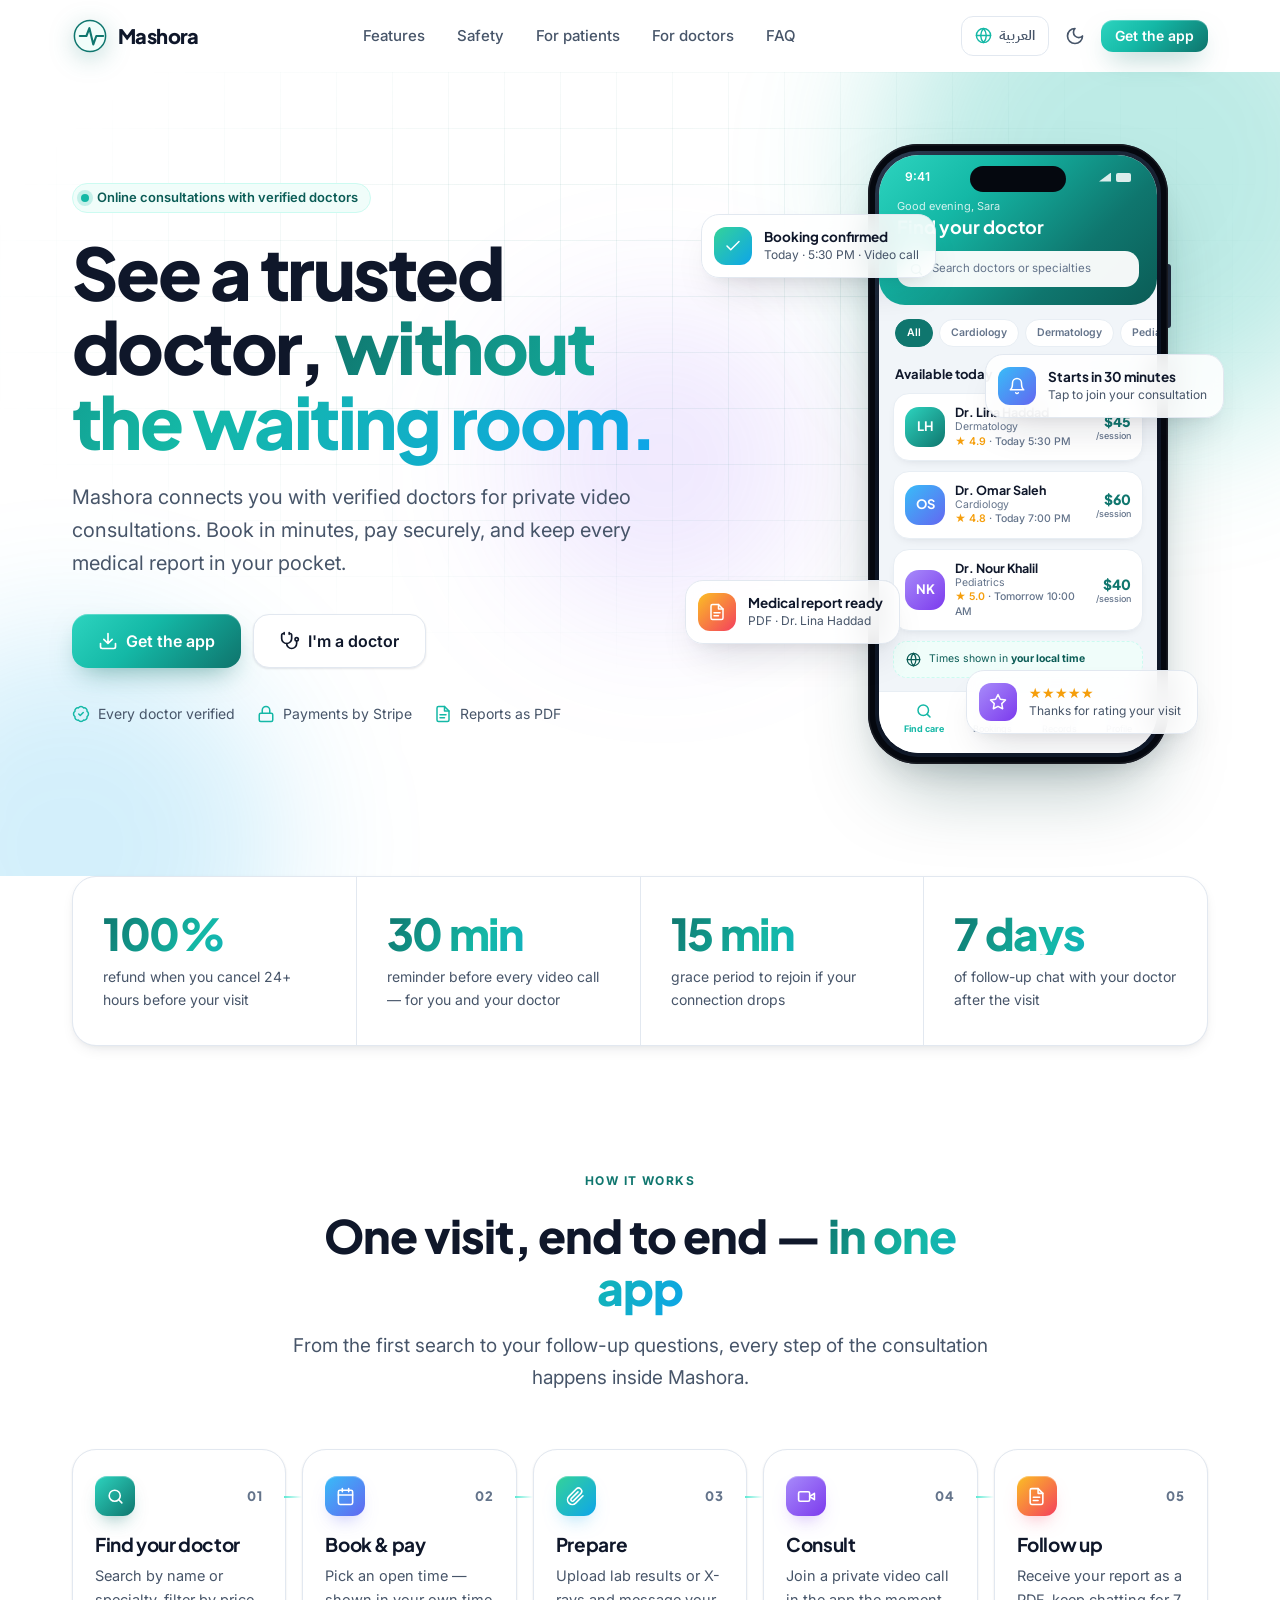
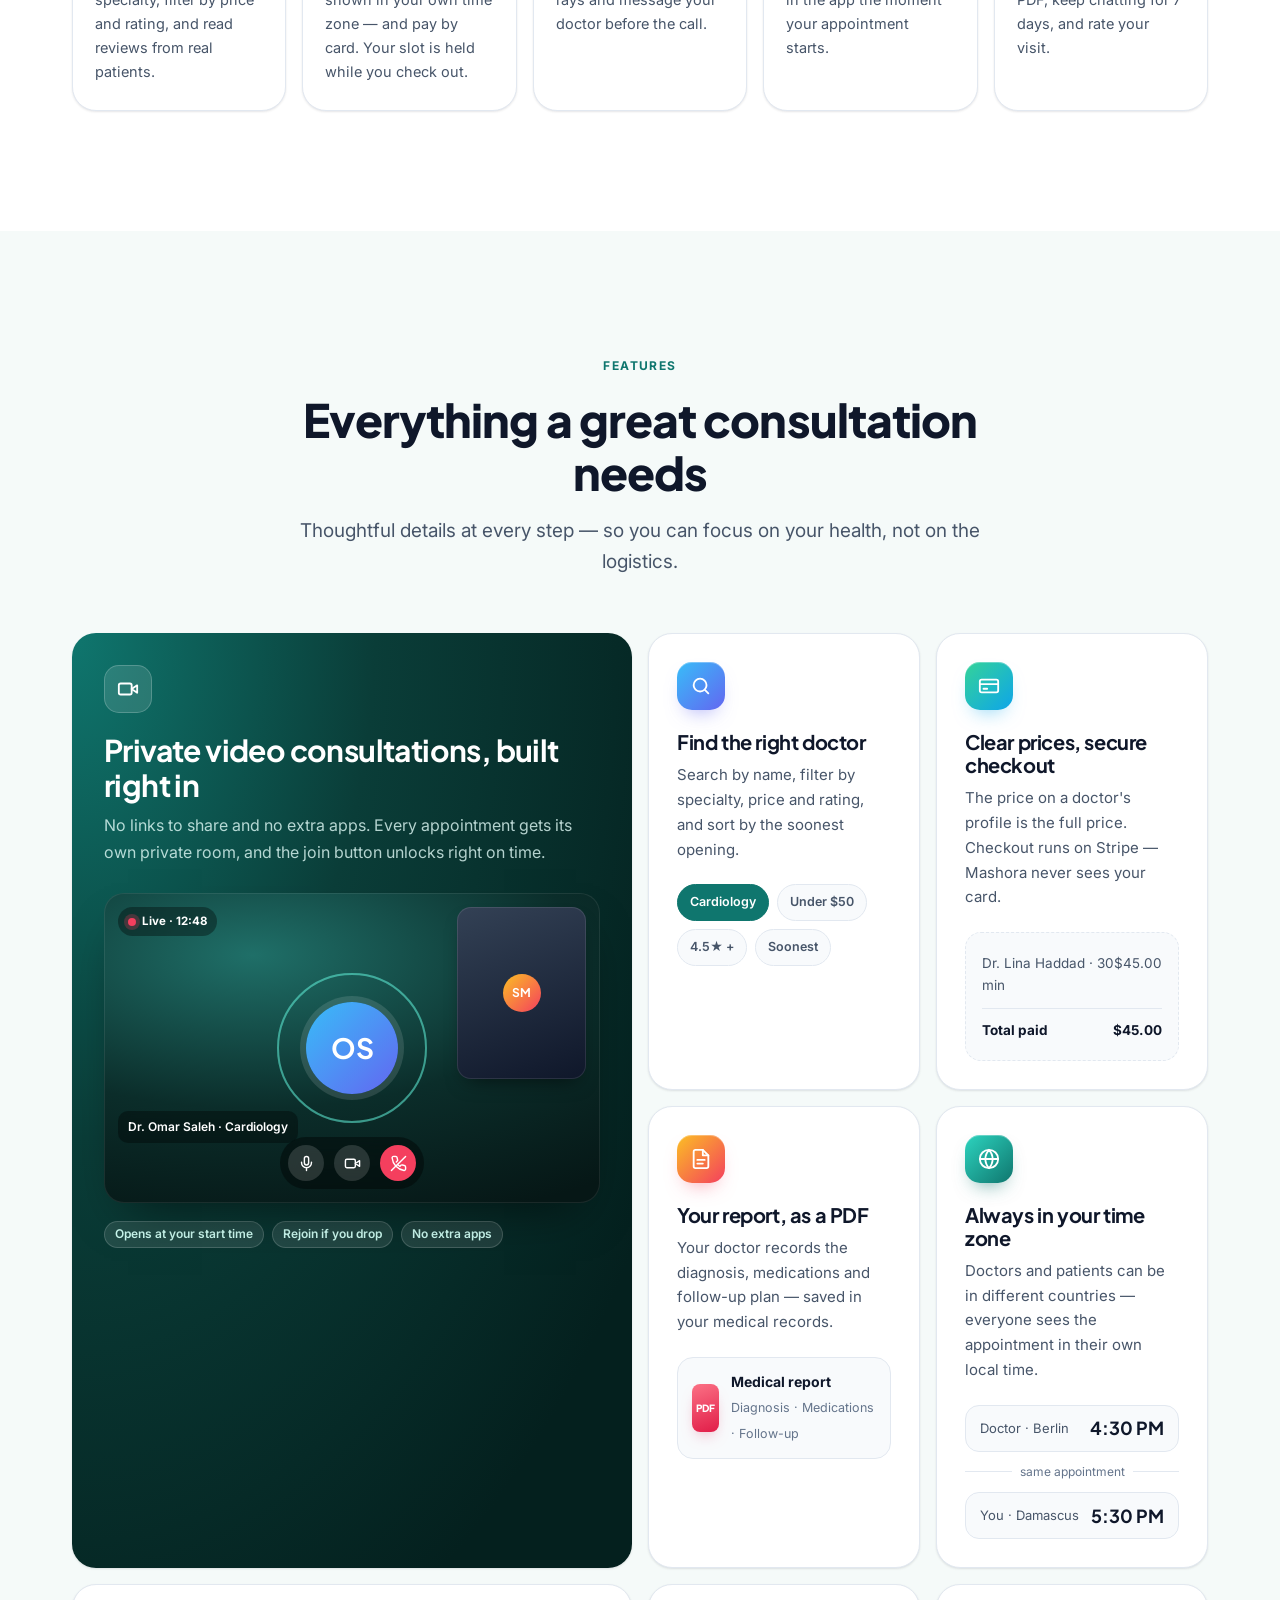
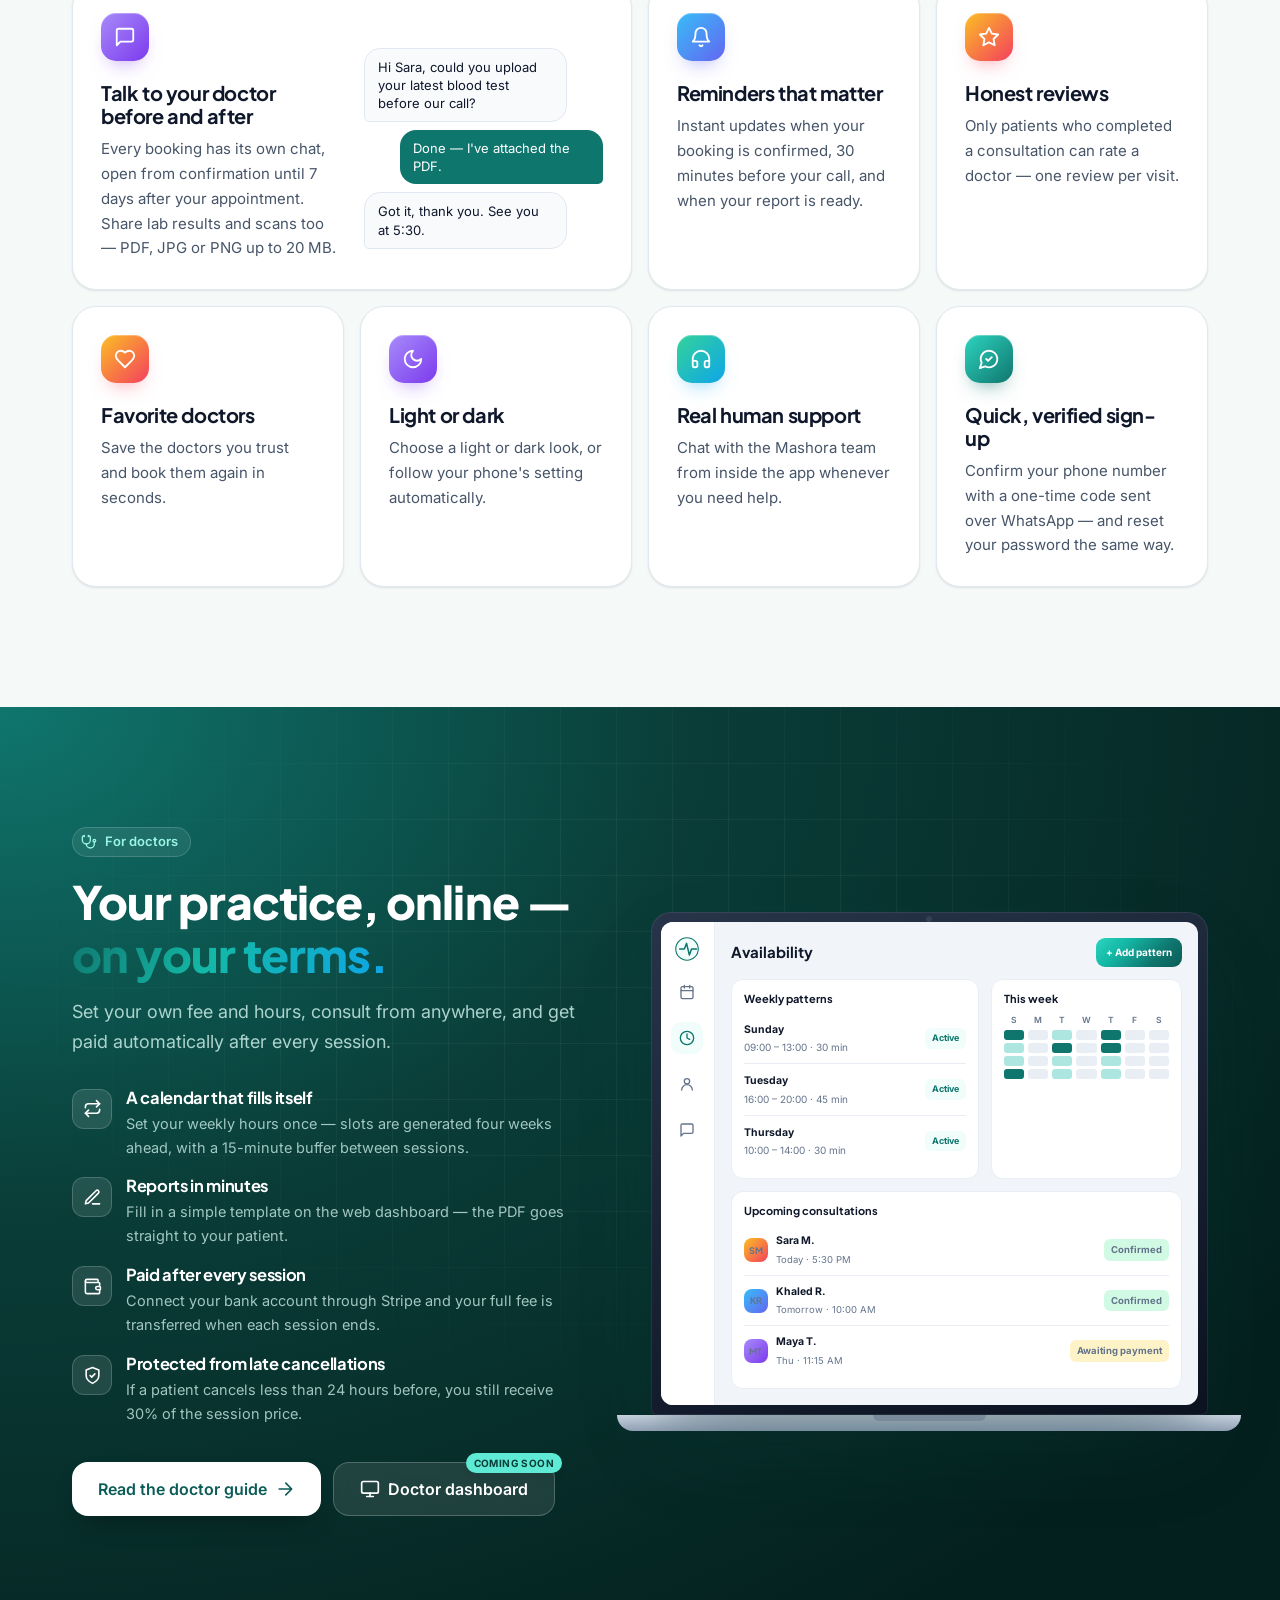
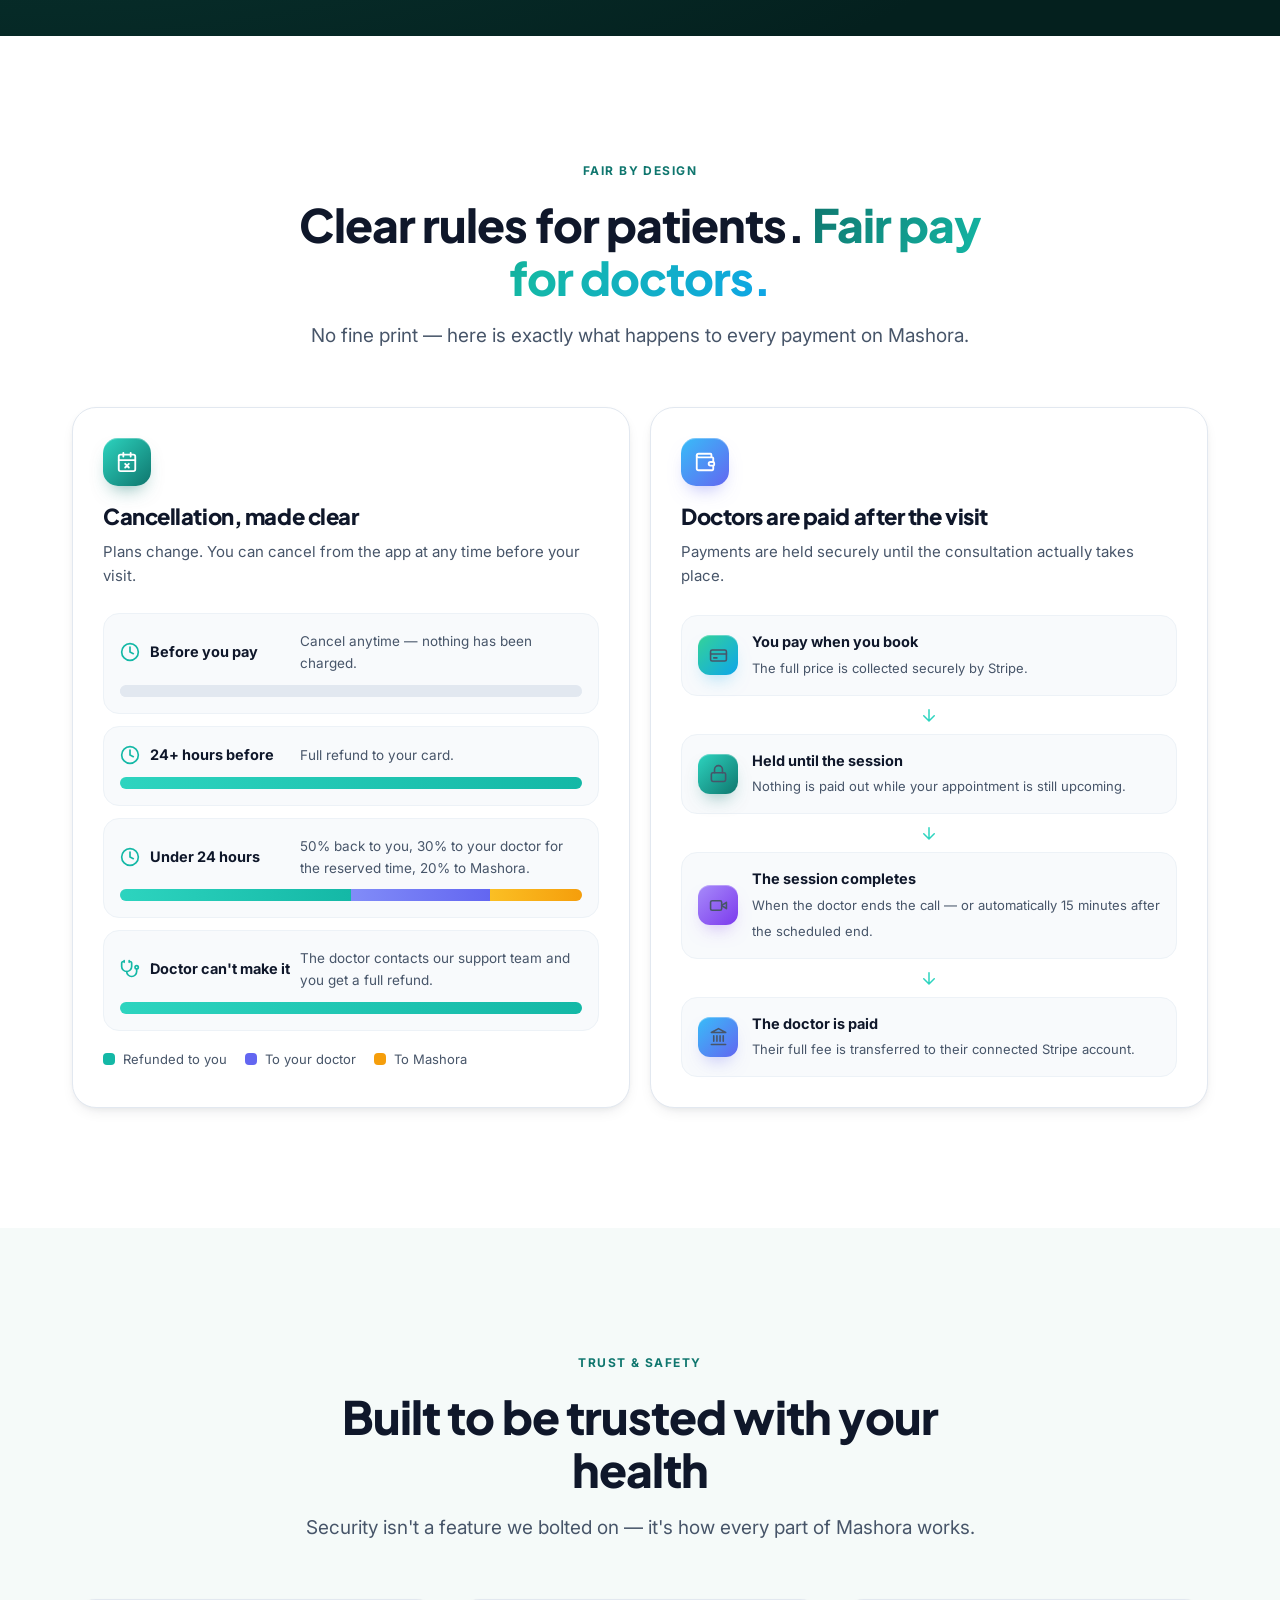
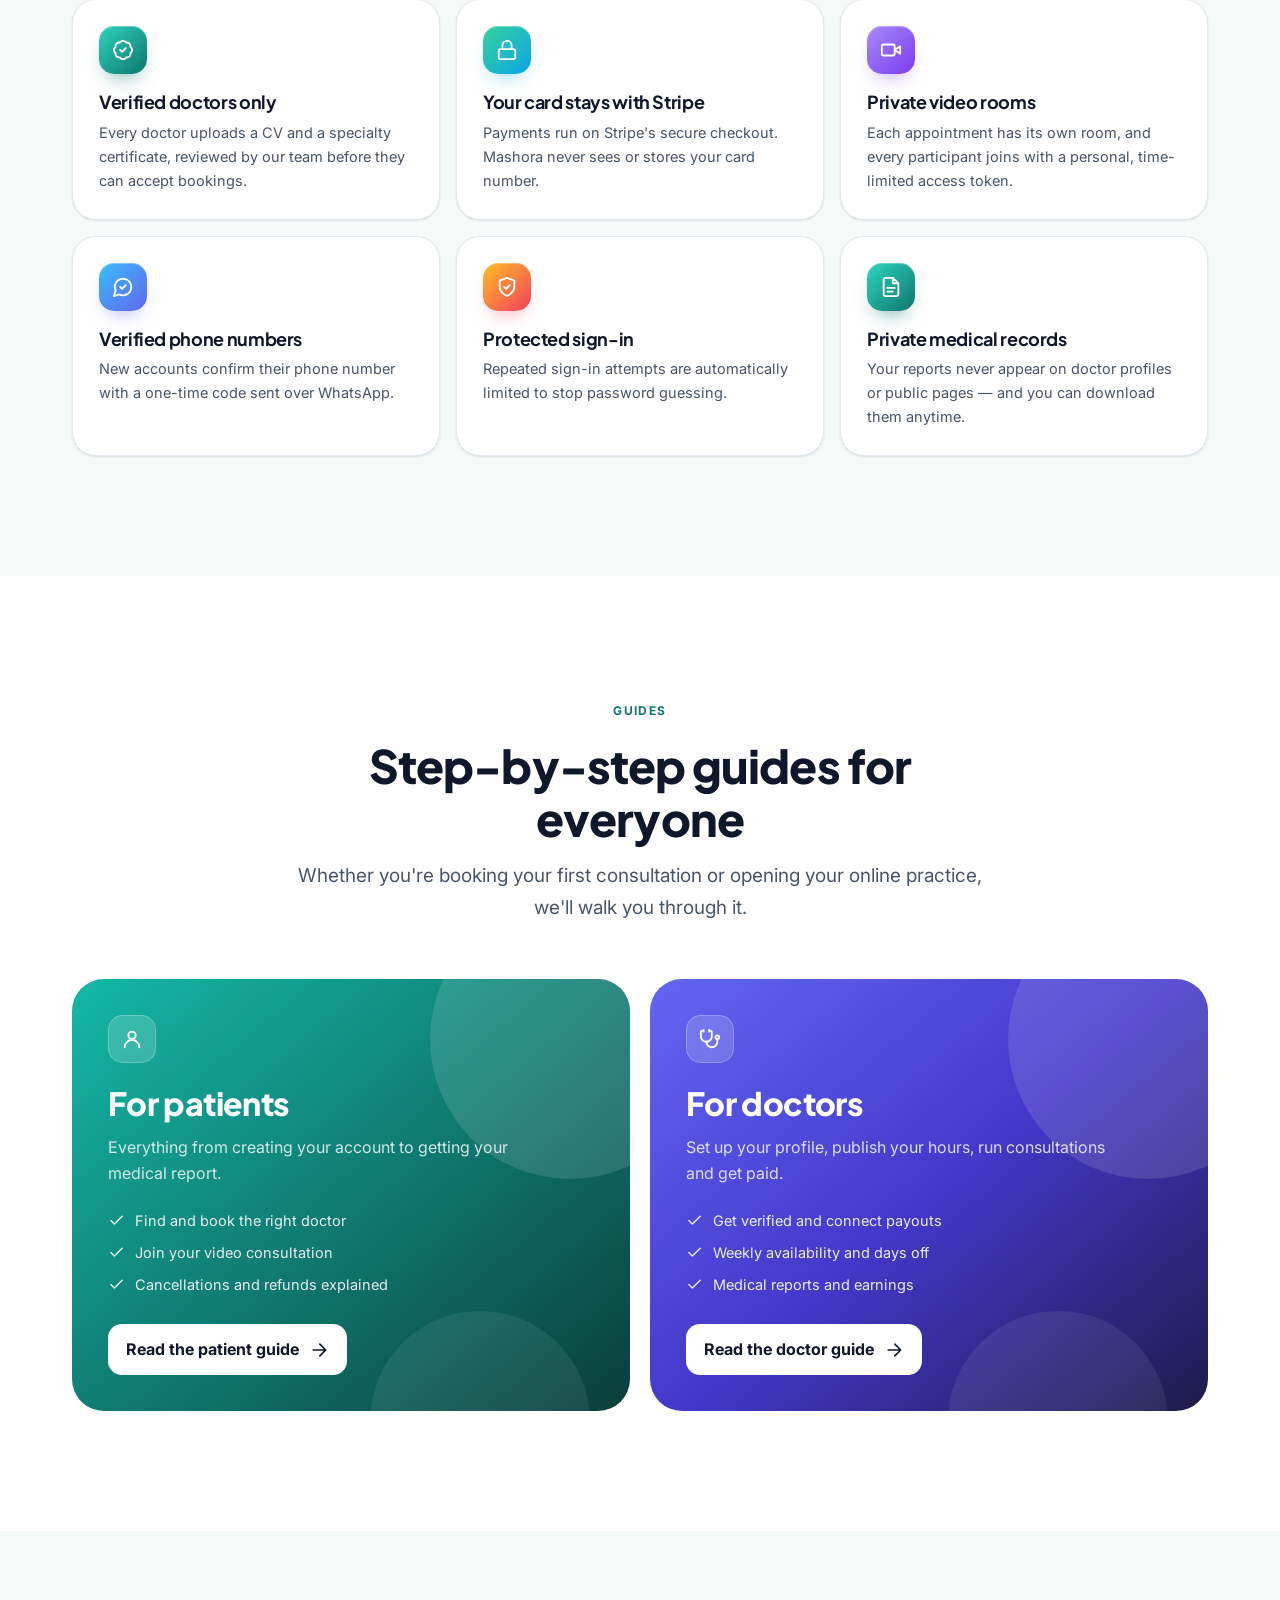
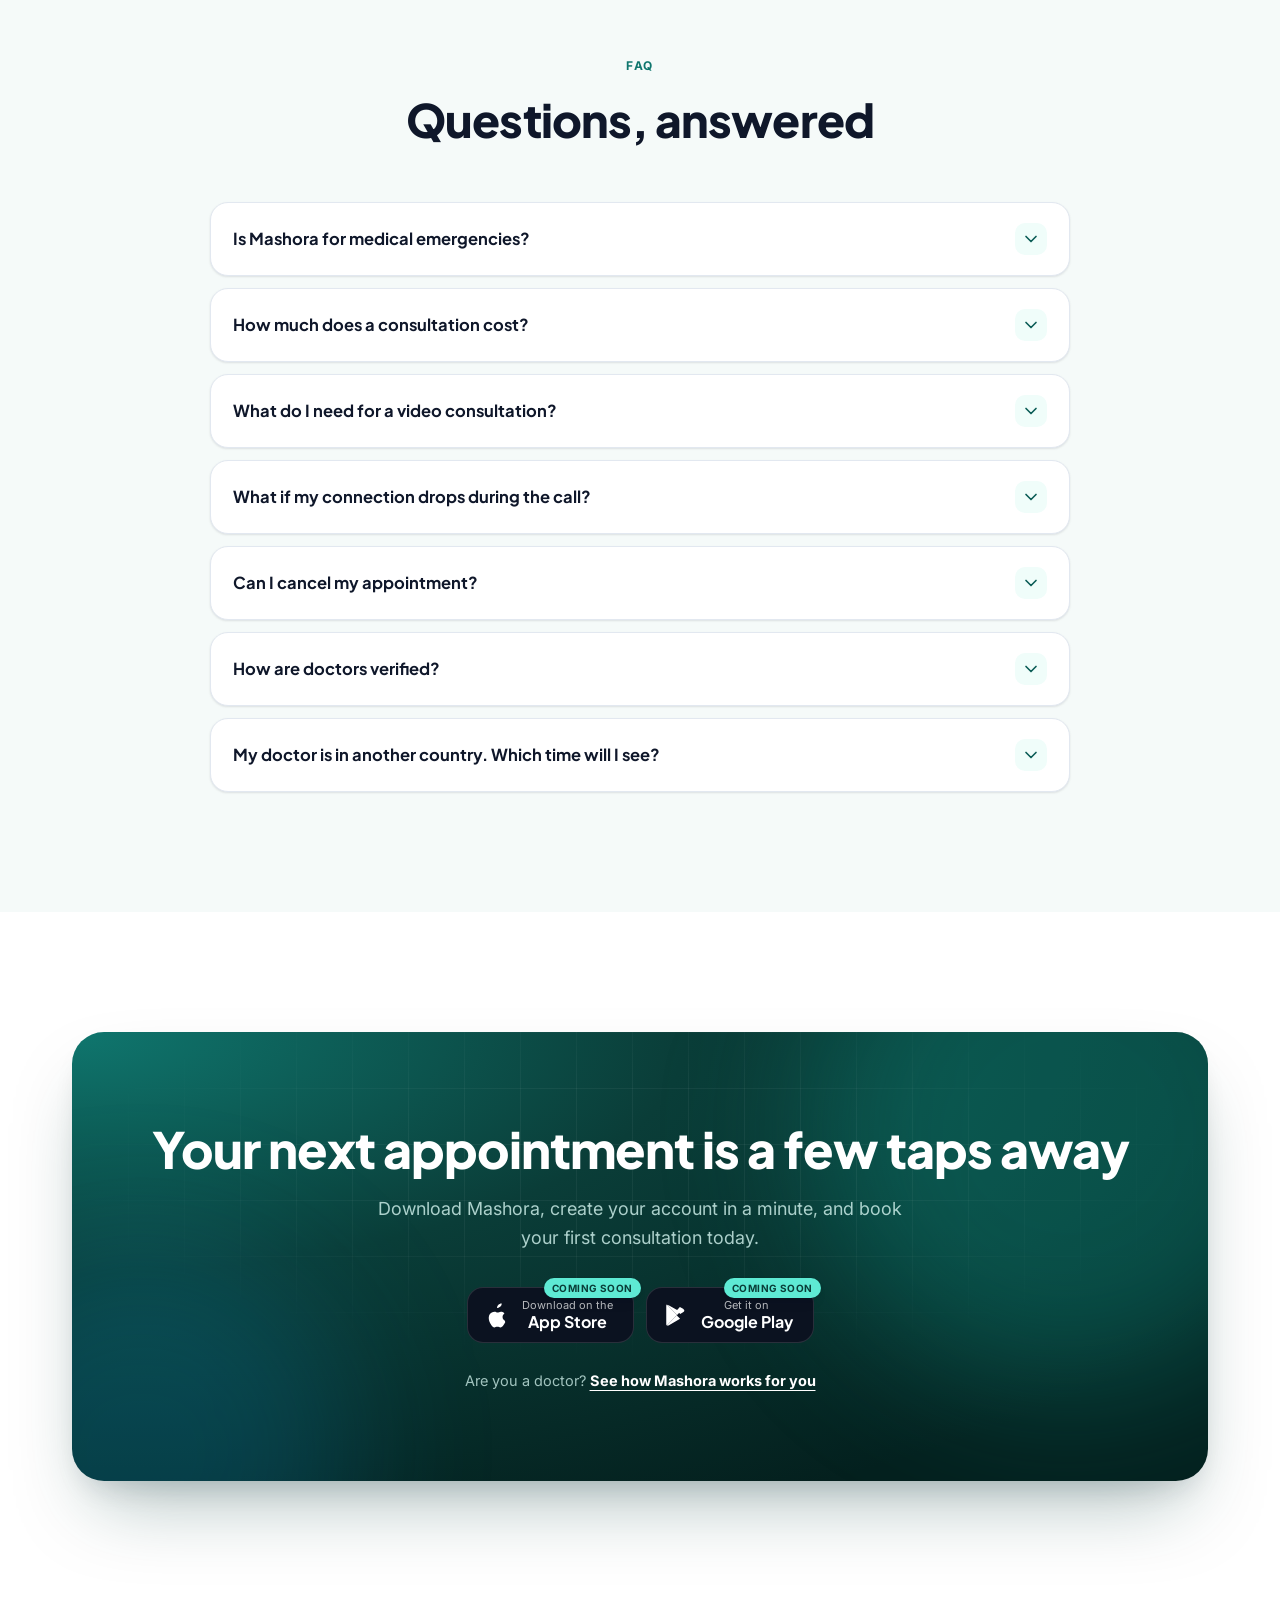
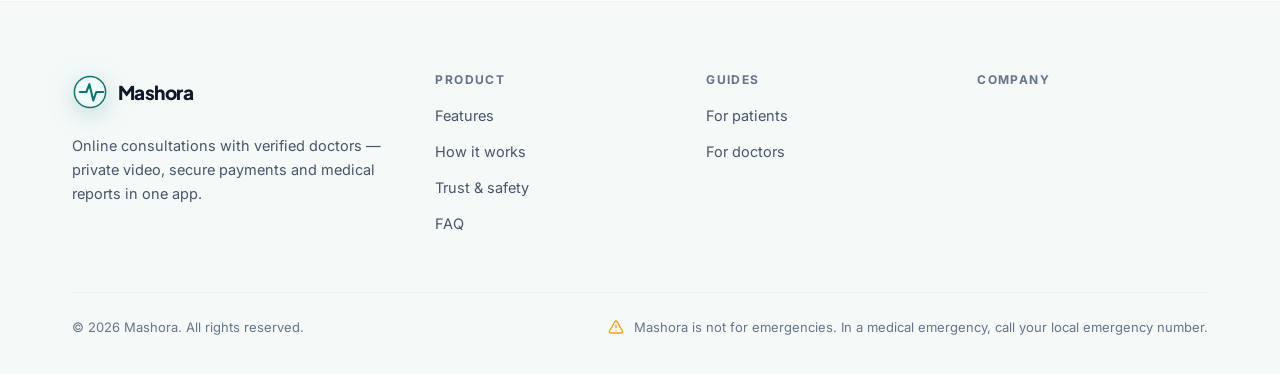
<file: index.html>
<!DOCTYPE html>
<html lang="en">
<head>
<meta charset="UTF-8" />
<meta name="viewport" content="width=device-width, initial-scale=1" />
<title>Mashora — See a trusted doctor, without the waiting room</title>
<meta name="description" content="Mashora connects patients with verified doctors for private video consultations. Book in minutes, pay securely, and keep every medical report as a PDF." />
<meta name="theme-color" content="#0f766e" />
<meta property="og:title" content="Mashora — Online consultations with verified doctors" />
<meta property="og:description" content="Book a verified doctor, meet over private video, and get your medical report as a PDF — all in one app." />
<meta property="og:type" content="website" />
<link rel="alternate" hreflang="en" href="index.html" />
<link rel="alternate" hreflang="ar" href="ar/index.html" />
<link rel="alternate" hreflang="x-default" href="index.html" />
<link rel="icon" type="image/svg+xml" href="data:image/svg+xml,%3Csvg xmlns='http://www.w3.org/2000/svg' viewBox='0 0 120 120'%3E%3Ccircle cx='60' cy='60' r='52' fill='%23F0FDFA' stroke='%230F766E' stroke-width='5'/%3E%3Cpath d='M26 60h22l10-26 13 54 10-28h23' fill='none' stroke='%230F766E' stroke-width='7' stroke-linecap='round' stroke-linejoin='round'/%3E%3C/svg%3E" />
<link rel="preconnect" href="https://fonts.googleapis.com" />
<link rel="preconnect" href="https://fonts.gstatic.com" crossorigin />
<link href="https://fonts.googleapis.com/css2?family=Inter:wght@400;500;600;700&family=Plus+Jakarta+Sans:wght@600;700;800&display=swap" rel="stylesheet" />
<link href="https://fonts.googleapis.com/css2?family=IBM+Plex+Sans+Arabic:wght@600&text=%D8%A7%D9%84%D8%B9%D8%B1%D8%A8%D9%8A%D8%A9&display=swap" rel="stylesheet" />
<link rel="stylesheet" href="assets/css/styles.css" />
<script>
  document.documentElement.classList.add("js");
  try {
    var t = localStorage.getItem("mashora-theme"); if (t === "light" || t === "dark") document.documentElement.setAttribute("data-theme", t);
    var l = localStorage.getItem("mashora-lang"), alt = l && l !== document.documentElement.lang && document.querySelector('link[rel="alternate"][hreflang="' + l + '"]');
    if (alt) location.replace(alt.href + location.hash);
  } catch (e) {}
</script>
</head>
<body>
<a class="skip-link" href="#main">Skip to content</a>

<!-- ============================== NAV ============================== -->
<header class="nav" data-nav>
  <div class="container nav-inner">
    <a class="brand" href="index.html" aria-label="Mashora home"><svg class="logo" aria-hidden="true"><use href="#i-logo"/></svg>Mashora</a>
    <nav class="nav-links" aria-label="Primary">
      <a href="index.html#features">Features</a>
      <a href="index.html#safety">Safety</a>
      <a href="patients.html">For patients</a>
      <a href="doctors.html">For doctors</a>
      <a href="index.html#faq">FAQ</a>
    </nav>
    <div class="nav-actions">
      <a class="lang-switch" href="ar/index.html" hreflang="ar" lang="ar" data-lang-switch="ar"><svg class="ic" aria-hidden="true"><use href="#i-globe"/></svg><span>العربية</span></a>
      <button class="icon-btn theme-toggle" type="button" data-theme-toggle aria-label="Toggle dark mode"><svg class="ic ic-moon" aria-hidden="true"><use href="#i-moon"/></svg><svg class="ic ic-sun" aria-hidden="true"><use href="#i-sun"/></svg></button>
      <a class="btn btn-primary btn-sm" href="#download">Get the app</a>
      <button class="icon-btn nav-burger" type="button" data-menu-toggle aria-expanded="false" aria-controls="mobile-menu" aria-label="Open menu"><svg class="ic" aria-hidden="true"><use href="#i-menu"/></svg></button>
    </div>
  </div>
</header>
<div class="mobile-menu" id="mobile-menu" hidden>
  <a href="index.html#features">Features <svg class="ic" aria-hidden="true"><use href="#i-arrow"/></svg></a>
  <a href="index.html#safety">Safety <svg class="ic" aria-hidden="true"><use href="#i-arrow"/></svg></a>
  <a href="patients.html">For patients <svg class="ic" aria-hidden="true"><use href="#i-arrow"/></svg></a>
  <a href="doctors.html">For doctors <svg class="ic" aria-hidden="true"><use href="#i-arrow"/></svg></a>
  <a href="index.html#faq">FAQ <svg class="ic" aria-hidden="true"><use href="#i-arrow"/></svg></a>
  <a href="ar/index.html" hreflang="ar" lang="ar" data-lang-switch="ar">العربية <svg class="ic" aria-hidden="true"><use href="#i-globe"/></svg></a>
  <a class="btn btn-primary btn-lg" href="#download">Get the app</a>
</div>

<main id="main">

<!-- ============================== HERO ============================== -->
<section class="hero">
  <div class="mesh" aria-hidden="true"><span class="b1"></span><span class="b2"></span><span class="b3"></span></div>
  <div class="grid-bg" aria-hidden="true"></div>

  <div class="container rel hero-grid">
    <div>
      <span class="eyebrow reveal"><span class="dot"></span>Online consultations with verified doctors</span>
      <h1 class="reveal" style="--d:.06s">See a trusted doctor, <span class="gradient-text">without the waiting room.</span></h1>
      <p class="hero-lead reveal" style="--d:.12s">
        Mashora connects you with verified doctors for private video consultations.
        Book in minutes, pay securely, and keep every medical report in your pocket.
      </p>
      <div class="hero-ctas reveal" style="--d:.18s">
        <a class="btn btn-primary btn-lg" href="#download"><svg class="ic" aria-hidden="true"><use href="#i-download"/></svg>Get the app</a>
        <a class="btn btn-outline btn-lg" href="doctors.html"><svg class="ic" aria-hidden="true"><use href="#i-steth"/></svg>I'm a doctor</a>
      </div>
      <div class="hero-proof reveal" style="--d:.24s">
        <span><svg class="ic" aria-hidden="true"><use href="#i-verified"/></svg>Every doctor verified</span>
        <span><svg class="ic" aria-hidden="true"><use href="#i-lock"/></svg>Payments by Stripe</span>
        <span><svg class="ic" aria-hidden="true"><use href="#i-file"/></svg>Reports as PDF</span>
      </div>
    </div>

    <div class="hero-visual reveal" style="--d:.2s">
      <div class="phone" role="img" aria-label="The Mashora app showing doctors available today">
        <div class="phone-screen">
          <div class="app-head">
            <div class="status-bar"><span>9:41</span><span class="sb-icons"><i></i><i></i></span></div>
            <div class="greet">Good evening, Sara</div>
            <div class="title">Find your doctor</div>
            <div class="app-search"><svg class="ic" aria-hidden="true"><use href="#i-search"/></svg>Search doctors or specialties</div>
          </div>
          <div class="app-chips">
            <span class="app-chip on">All</span><span class="app-chip">Cardiology</span><span class="app-chip">Dermatology</span><span class="app-chip">Pediatrics</span>
          </div>
          <div class="app-body">
            <div class="app-section-title">Available today <small>See all</small></div>
            <div class="doc-card">
              <div class="av g1">LH</div>
              <div class="meta"><b>Dr. Lina Haddad</b><span>Dermatology</span><span class="rate">★ 4.9 <em>· Today 5:30 PM</em></span></div>
              <div class="price">$45<small>/session</small></div>
            </div>
            <div class="doc-card">
              <div class="av g2">OS</div>
              <div class="meta"><b>Dr. Omar Saleh</b><span>Cardiology</span><span class="rate">★ 4.8 <em>· Today 7:00 PM</em></span></div>
              <div class="price">$60<small>/session</small></div>
            </div>
            <div class="doc-card">
              <div class="av g4">NK</div>
              <div class="meta"><b>Dr. Nour Khalil</b><span>Pediatrics</span><span class="rate">★ 5.0 <em>· Tomorrow 10:00 AM</em></span></div>
              <div class="price">$40<small>/session</small></div>
            </div>
            <div class="next-slot"><svg class="ic" aria-hidden="true"><use href="#i-globe"/></svg><span>Times shown in <b>your local time</b></span></div>
          </div>
          <div class="app-tabbar">
            <span class="on"><svg class="ic" aria-hidden="true"><use href="#i-search"/></svg>Find care</span>
            <span><svg class="ic" aria-hidden="true"><use href="#i-calendar"/></svg>Bookings</span>
            <span><svg class="ic" aria-hidden="true"><use href="#i-file"/></svg>Records</span>
            <span><svg class="ic" aria-hidden="true"><use href="#i-user"/></svg>Profile</span>
          </div>
        </div>
      </div>

      <div class="float-card f1"><span class="fc-ic g5"><svg class="ic" aria-hidden="true"><use href="#i-check"/></svg></span><div><b>Booking confirmed</b><span>Today · 5:30 PM · Video call</span></div></div>
      <div class="float-card f2"><span class="fc-ic g2"><svg class="ic" aria-hidden="true"><use href="#i-bell"/></svg></span><div><b>Starts in 30 minutes</b><span>Tap to join your consultation</span></div></div>
      <div class="float-card f3"><span class="fc-ic g3"><svg class="ic" aria-hidden="true"><use href="#i-file"/></svg></span><div><b>Medical report ready</b><span>PDF · Dr. Lina Haddad</span></div></div>
      <div class="float-card f4"><span class="fc-ic g4"><svg class="ic" aria-hidden="true"><use href="#i-star"/></svg></span><div><b class="stars">★★★★★</b><span>Thanks for rating your visit</span></div></div>
    </div>
  </div>
</section>

<!-- ============================== FACTS ============================== -->
<section class="section" style="padding-top:0" aria-label="Mashora at a glance">
  <div class="container">
    <div class="facts reveal">
      <div class="fact"><strong class="gradient-text">100%</strong><span>refund when you cancel 24+ hours before your visit</span></div>
      <div class="fact"><strong class="gradient-text">30 min</strong><span>reminder before every video call — for you and your doctor</span></div>
      <div class="fact"><strong class="gradient-text">15 min</strong><span>grace period to rejoin if your connection drops</span></div>
      <div class="fact"><strong class="gradient-text">7 days</strong><span>of follow-up chat with your doctor after the visit</span></div>
    </div>
  </div>
</section>

<!-- ============================== HOW IT WORKS ============================== -->
<section class="section" id="how-it-works" style="padding-top:0">
  <div class="container">
    <div class="section-head reveal">
      <span class="eyebrow-plain">How it works</span>
      <h2>One visit, end to end — <span class="gradient-text">in one app</span></h2>
      <p>From the first search to your follow-up questions, every step of the consultation happens inside Mashora.</p>
    </div>
    <div class="journey">
      <div class="j-step reveal">
        <div class="j-num"><span class="ico ico-sm g1"><svg class="ic" aria-hidden="true"><use href="#i-search"/></svg></span><b>01</b></div>
        <h3>Find your doctor</h3>
        <p>Search by name or specialty, filter by price and rating, and read reviews from real patients.</p>
      </div>
      <div class="j-step reveal" style="--d:.06s">
        <div class="j-num"><span class="ico ico-sm g2"><svg class="ic" aria-hidden="true"><use href="#i-calendar"/></svg></span><b>02</b></div>
        <h3>Book &amp; pay</h3>
        <p>Pick an open time — shown in your own time zone — and pay by card. Your slot is held while you check out.</p>
      </div>
      <div class="j-step reveal" style="--d:.12s">
        <div class="j-num"><span class="ico ico-sm g5"><svg class="ic" aria-hidden="true"><use href="#i-clip"/></svg></span><b>03</b></div>
        <h3>Prepare</h3>
        <p>Upload lab results or X-rays and message your doctor before the call.</p>
      </div>
      <div class="j-step reveal" style="--d:.18s">
        <div class="j-num"><span class="ico ico-sm g4"><svg class="ic" aria-hidden="true"><use href="#i-video"/></svg></span><b>04</b></div>
        <h3>Consult</h3>
        <p>Join a private video call in the app the moment your appointment starts.</p>
      </div>
      <div class="j-step reveal" style="--d:.24s">
        <div class="j-num"><span class="ico ico-sm g3"><svg class="ic" aria-hidden="true"><use href="#i-file"/></svg></span><b>05</b></div>
        <h3>Follow up</h3>
        <p>Receive your report as a PDF, keep chatting for 7 days, and rate your visit.</p>
      </div>
    </div>
  </div>
</section>

<!-- ============================== FEATURES ============================== -->
<section class="section section-soft" id="features">
  <div class="container">
    <div class="section-head reveal">
      <span class="eyebrow-plain">Features</span>
      <h2>Everything a great consultation needs</h2>
      <p>Thoughtful details at every step — so you can focus on your health, not on the logistics.</p>
    </div>

    <div class="bento">
      <article class="tile tile-hero reveal">
        <span class="ico"><svg class="ic" aria-hidden="true"><use href="#i-video"/></svg></span>
        <h3>Private video consultations, built right in</h3>
        <p>No links to share and no extra apps. Every appointment gets its own private room, and the join button unlocks right on time.</p>
        <div class="call" role="img" aria-label="A live video consultation in the Mashora app">
          <div class="call-remote">
            <span class="ring"></span><span class="ring r2"></span>
            <div class="av av-xl g2">OS</div>
          </div>
          <span class="call-live"><i></i>Live · 12:48</span>
          <div class="call-self"><div class="av av-round g3">SM</div></div>
          <span class="call-name">Dr. Omar Saleh · Cardiology</span>
          <div class="call-bar">
            <i><svg class="ic" aria-hidden="true"><use href="#i-mic"/></svg></i>
            <i><svg class="ic" aria-hidden="true"><use href="#i-cam"/></svg></i>
            <i class="end"><svg class="ic" aria-hidden="true"><use href="#i-phone-off"/></svg></i>
          </div>
        </div>
        <div class="tile-foot">
          <span class="tag">Opens at your start time</span>
          <span class="tag">Rejoin if you drop</span>
          <span class="tag">No extra apps</span>
        </div>
      </article>

      <article class="tile reveal" style="--d:.05s">
        <span class="ico g2"><svg class="ic" aria-hidden="true"><use href="#i-search"/></svg></span>
        <h3>Find the right doctor</h3>
        <p>Search by name, filter by specialty, price and rating, and sort by the soonest opening.</p>
        <div class="mini-filters"><span class="on">Cardiology</span><span>Under $50</span><span>4.5★ +</span><span>Soonest</span></div>
      </article>

      <article class="tile reveal" style="--d:.1s">
        <span class="ico g5"><svg class="ic" aria-hidden="true"><use href="#i-card"/></svg></span>
        <h3>Clear prices, secure checkout</h3>
        <p>The price on a doctor's profile is the full price. Checkout runs on Stripe — Mashora never sees your card.</p>
        <div class="mini-receipt">
          <div><span>Dr. Lina Haddad · 30 min</span><span>$45.00</span></div>
          <div class="total"><span>Total paid</span><span>$45.00</span></div>
        </div>
      </article>

      <article class="tile reveal" style="--d:.05s">
        <span class="ico g3"><svg class="ic" aria-hidden="true"><use href="#i-file"/></svg></span>
        <h3>Your report, as a PDF</h3>
        <p>Your doctor records the diagnosis, medications and follow-up plan — saved in your medical records.</p>
        <div class="mini-pdf"><span class="doc">PDF</span><div><b>Medical report</b><span>Diagnosis · Medications · Follow-up</span></div></div>
      </article>

      <article class="tile reveal" style="--d:.1s">
        <span class="ico g1"><svg class="ic" aria-hidden="true"><use href="#i-globe"/></svg></span>
        <h3>Always in your time zone</h3>
        <p>Doctors and patients can be in different countries — everyone sees the appointment in their own local time.</p>
        <div class="tz-row">
          <div class="tz"><span>Doctor · Berlin</span><b>4:30 PM</b></div>
          <div class="tz-line">same appointment</div>
          <div class="tz"><span>You · Damascus</span><b>5:30 PM</b></div>
        </div>
      </article>

      <article class="tile tile-wide reveal">
        <div class="tile-split">
          <div>
            <span class="ico g4"><svg class="ic" aria-hidden="true"><use href="#i-chat"/></svg></span>
            <h3>Talk to your doctor before and after</h3>
            <p>Every booking has its own chat, open from confirmation until 7 days after your appointment. Share lab results and scans too — PDF, JPG or PNG up to 20 MB.</p>
          </div>
          <div class="mini-chat" aria-hidden="true">
            <div class="bubble in">Hi Sara, could you upload your latest blood test before our call?</div>
            <div class="bubble out">Done — I've attached the PDF.</div>
            <div class="bubble in">Got it, thank you. See you at 5:30.</div>
          </div>
        </div>
      </article>

      <article class="tile reveal" style="--d:.05s">
        <span class="ico g2"><svg class="ic" aria-hidden="true"><use href="#i-bell"/></svg></span>
        <h3>Reminders that matter</h3>
        <p>Instant updates when your booking is confirmed, 30 minutes before your call, and when your report is ready.</p>
      </article>

      <article class="tile reveal" style="--d:.1s">
        <span class="ico g3"><svg class="ic" aria-hidden="true"><use href="#i-star"/></svg></span>
        <h3>Honest reviews</h3>
        <p>Only patients who completed a consultation can rate a doctor — one review per visit.</p>
      </article>

      <article class="tile reveal">
        <span class="ico g3"><svg class="ic" aria-hidden="true"><use href="#i-heart"/></svg></span>
        <h3>Favorite doctors</h3>
        <p>Save the doctors you trust and book them again in seconds.</p>
      </article>

      <article class="tile reveal" style="--d:.05s">
        <span class="ico g4"><svg class="ic" aria-hidden="true"><use href="#i-moon"/></svg></span>
        <h3>Light or dark</h3>
        <p>Choose a light or dark look, or follow your phone's setting automatically.</p>
      </article>

      <article class="tile reveal" style="--d:.1s">
        <span class="ico g5"><svg class="ic" aria-hidden="true"><use href="#i-support"/></svg></span>
        <h3>Real human support</h3>
        <p>Chat with the Mashora team from inside the app whenever you need help.</p>
      </article>

      <article class="tile reveal" style="--d:.15s">
        <span class="ico g1"><svg class="ic" aria-hidden="true"><use href="#i-msg"/></svg></span>
        <h3>Quick, verified sign-up</h3>
        <p>Confirm your phone number with a one-time code sent over WhatsApp — and reset your password the same way.</p>
      </article>
    </div>
  </div>
</section>

<!-- ============================== FOR DOCTORS ============================== -->
<section class="section dark-band" id="for-doctors">
  <div class="grid-bg" aria-hidden="true"></div>
  <div class="container rel split">
    <div class="reveal">
      <span class="eyebrow"><svg class="ic ic-sm" aria-hidden="true"><use href="#i-steth"/></svg>For doctors</span>
      <h2 style="margin-top:18px;font-size:clamp(30px,4.2vw,46px);font-weight:800">Your practice, online — <span class="gradient-text">on your terms.</span></h2>
      <p style="margin-top:16px;font-size:18px;color:rgba(213,245,240,.8)">Set your own fee and hours, consult from anywhere, and get paid automatically after every session.</p>
      <ul class="feature-list">
        <li><span class="ico ico-sm"><svg class="ic" aria-hidden="true"><use href="#i-repeat"/></svg></span><div><h4>A calendar that fills itself</h4><p>Set your weekly hours once — slots are generated four weeks ahead, with a 15-minute buffer between sessions.</p></div></li>
        <li><span class="ico ico-sm"><svg class="ic" aria-hidden="true"><use href="#i-edit"/></svg></span><div><h4>Reports in minutes</h4><p>Fill in a simple template on the web dashboard — the PDF goes straight to your patient.</p></div></li>
        <li><span class="ico ico-sm"><svg class="ic" aria-hidden="true"><use href="#i-wallet"/></svg></span><div><h4>Paid after every session</h4><p>Connect your bank account through Stripe and your full fee is transferred when each session ends.</p></div></li>
        <li><span class="ico ico-sm"><svg class="ic" aria-hidden="true"><use href="#i-shield"/></svg></span><div><h4>Protected from late cancellations</h4><p>If a patient cancels less than 24 hours before, you still receive 30% of the session price.</p></div></li>
      </ul>
      <div class="split-ctas">
        <a class="btn btn-white btn-lg" href="doctors.html">Read the doctor guide <svg class="ic" aria-hidden="true"><use href="#i-arrow"/></svg></a>
        <a class="btn btn-glass btn-lg" href="#" data-link="dashboard" data-soon="Coming soon"><svg class="ic" aria-hidden="true"><use href="#i-monitor"/></svg>Doctor dashboard</a>
      </div>
    </div>

    <div class="reveal" style="--d:.12s">
      <div class="laptop" role="img" aria-label="The Mashora doctor dashboard showing weekly availability and upcoming consultations">
        <div class="laptop-screen">
          <div class="dash">
            <div class="dash-side">
              <svg class="logo" aria-hidden="true"><use href="#i-logo"/></svg>
              <i><svg class="ic" aria-hidden="true"><use href="#i-calendar"/></svg></i>
              <i class="on"><svg class="ic" aria-hidden="true"><use href="#i-clock"/></svg></i>
              <i><svg class="ic" aria-hidden="true"><use href="#i-user"/></svg></i>
              <i><svg class="ic" aria-hidden="true"><use href="#i-chat"/></svg></i>
            </div>
            <div class="dash-main">
              <div class="dash-title"><b>Availability</b><span>+ Add pattern</span></div>
              <div class="dash-grid">
                <div class="dash-card">
                  <h5>Weekly patterns</h5>
                  <div class="rule"><div><b>Sunday</b><br /><span>09:00 – 13:00 · 30 min</span></div><em>Active</em></div>
                  <div class="rule"><div><b>Tuesday</b><br /><span>16:00 – 20:00 · 45 min</span></div><em>Active</em></div>
                  <div class="rule"><div><b>Thursday</b><br /><span>10:00 – 14:00 · 30 min</span></div><em>Active</em></div>
                </div>
                <div class="dash-card">
                  <h5>This week</h5>
                  <div class="week">
                    <div><small>S</small><i class="b"></i><i class="o"></i><i class="o"></i><i class="b"></i></div>
                    <div><small>M</small><i></i><i></i><i></i><i></i></div>
                    <div><small>T</small><i class="o"></i><i class="b"></i><i class="o"></i><i class="o"></i></div>
                    <div><small>W</small><i></i><i></i><i></i><i></i></div>
                    <div><small>T</small><i class="b"></i><i class="b"></i><i class="o"></i><i class="o"></i></div>
                    <div><small>F</small><i></i><i></i><i></i><i></i></div>
                    <div><small>S</small><i></i><i></i><i></i><i></i></div>
                  </div>
                </div>
              </div>
              <div class="dash-card">
                <h5>Upcoming consultations</h5>
                <div class="bk"><span class="av g3">SM</span><div><b>Sara M.</b><span>Today · 5:30 PM</span></div><span class="pill pill-green">Confirmed</span></div>
                <div class="bk"><span class="av g2">KR</span><div><b>Khaled R.</b><span>Tomorrow · 10:00 AM</span></div><span class="pill pill-green">Confirmed</span></div>
                <div class="bk"><span class="av g4">MT</span><div><b>Maya T.</b><span>Thu · 11:15 AM</span></div><span class="pill pill-amber">Awaiting payment</span></div>
              </div>
            </div>
          </div>
        </div>
        <div class="laptop-base"></div>
      </div>
    </div>
  </div>
</section>

<!-- ============================== FAIR BY DESIGN ============================== -->
<section class="section" id="fair">
  <div class="container">
    <div class="section-head reveal">
      <span class="eyebrow-plain">Fair by design</span>
      <h2>Clear rules for patients. <span class="gradient-text">Fair pay for doctors.</span></h2>
      <p>No fine print — here is exactly what happens to every payment on Mashora.</p>
    </div>

    <div class="fair-grid">
      <div class="panel reveal">
        <span class="ico g1"><svg class="ic" aria-hidden="true"><use href="#i-cal-x"/></svg></span>
        <h3>Cancellation, made clear</h3>
        <p>Plans change. You can cancel from the app at any time before your visit.</p>
        <div class="policy">
          <div class="policy-row">
            <div class="when"><svg class="ic" aria-hidden="true"><use href="#i-clock"/></svg>Before you pay</div>
            <div class="what">Cancel anytime — nothing has been charged.</div>
            <div class="bar-wrap"><div class="bar"><span class="s-none" style="width:100%"></span></div></div>
          </div>
          <div class="policy-row">
            <div class="when"><svg class="ic" aria-hidden="true"><use href="#i-clock"/></svg>24+ hours before</div>
            <div class="what">Full refund to your card.</div>
            <div class="bar-wrap"><div class="bar"><span class="s-patient" style="width:100%"></span></div></div>
          </div>
          <div class="policy-row">
            <div class="when"><svg class="ic" aria-hidden="true"><use href="#i-clock"/></svg>Under 24 hours</div>
            <div class="what">50% back to you, 30% to your doctor for the reserved time, 20% to Mashora.</div>
            <div class="bar-wrap"><div class="bar"><span class="s-patient" style="width:50%"></span><span class="s-doctor" style="width:30%"></span><span class="s-platform" style="width:20%"></span></div></div>
          </div>
          <div class="policy-row">
            <div class="when"><svg class="ic" aria-hidden="true"><use href="#i-steth"/></svg>Doctor can't make it</div>
            <div class="what">The doctor contacts our support team and you get a full refund.</div>
            <div class="bar-wrap"><div class="bar"><span class="s-patient" style="width:100%"></span></div></div>
          </div>
        </div>
        <div class="legend">
          <span><i style="background:#14b8a6"></i>Refunded to you</span>
          <span><i style="background:#6366f1"></i>To your doctor</span>
          <span><i style="background:#f59e0b"></i>To Mashora</span>
        </div>
      </div>

      <div class="panel reveal" style="--d:.1s">
        <span class="ico g2"><svg class="ic" aria-hidden="true"><use href="#i-wallet"/></svg></span>
        <h3>Doctors are paid after the visit</h3>
        <p>Payments are held securely until the consultation actually takes place.</p>
        <div class="flow">
          <div class="flow-step"><span class="ico ico-sm g5"><svg class="ic" aria-hidden="true"><use href="#i-card"/></svg></span><div><b>You pay when you book</b><span>The full price is collected securely by Stripe.</span></div></div>
          <div class="flow-arrow" aria-hidden="true"><svg class="ic"><use href="#i-arrow"/></svg></div>
          <div class="flow-step"><span class="ico ico-sm g1"><svg class="ic" aria-hidden="true"><use href="#i-lock"/></svg></span><div><b>Held until the session</b><span>Nothing is paid out while your appointment is still upcoming.</span></div></div>
          <div class="flow-arrow" aria-hidden="true"><svg class="ic"><use href="#i-arrow"/></svg></div>
          <div class="flow-step"><span class="ico ico-sm g4"><svg class="ic" aria-hidden="true"><use href="#i-video"/></svg></span><div><b>The session completes</b><span>When the doctor ends the call — or automatically 15 minutes after the scheduled end.</span></div></div>
          <div class="flow-arrow" aria-hidden="true"><svg class="ic"><use href="#i-arrow"/></svg></div>
          <div class="flow-step"><span class="ico ico-sm g2"><svg class="ic" aria-hidden="true"><use href="#i-bank"/></svg></span><div><b>The doctor is paid</b><span>Their full fee is transferred to their connected Stripe account.</span></div></div>
        </div>
      </div>
    </div>
  </div>
</section>

<!-- ============================== SAFETY ============================== -->
<section class="section section-soft" id="safety">
  <div class="container">
    <div class="section-head reveal">
      <span class="eyebrow-plain">Trust &amp; safety</span>
      <h2>Built to be trusted with your health</h2>
      <p>Security isn't a feature we bolted on — it's how every part of Mashora works.</p>
    </div>
    <div class="cards c3">
      <div class="card reveal"><span class="ico g1"><svg class="ic" aria-hidden="true"><use href="#i-verified"/></svg></span><h3>Verified doctors only</h3><p>Every doctor uploads a CV and a specialty certificate, reviewed by our team before they can accept bookings.</p></div>
      <div class="card reveal" style="--d:.05s"><span class="ico g5"><svg class="ic" aria-hidden="true"><use href="#i-lock"/></svg></span><h3>Your card stays with Stripe</h3><p>Payments run on Stripe's secure checkout. Mashora never sees or stores your card number.</p></div>
      <div class="card reveal" style="--d:.1s"><span class="ico g4"><svg class="ic" aria-hidden="true"><use href="#i-video"/></svg></span><h3>Private video rooms</h3><p>Each appointment has its own room, and every participant joins with a personal, time-limited access token.</p></div>
      <div class="card reveal"><span class="ico g2"><svg class="ic" aria-hidden="true"><use href="#i-msg"/></svg></span><h3>Verified phone numbers</h3><p>New accounts confirm their phone number with a one-time code sent over WhatsApp.</p></div>
      <div class="card reveal" style="--d:.05s"><span class="ico g3"><svg class="ic" aria-hidden="true"><use href="#i-shield"/></svg></span><h3>Protected sign-in</h3><p>Repeated sign-in attempts are automatically limited to stop password guessing.</p></div>
      <div class="card reveal" style="--d:.1s"><span class="ico g1"><svg class="ic" aria-hidden="true"><use href="#i-file"/></svg></span><h3>Private medical records</h3><p>Your reports never appear on doctor profiles or public pages — and you can download them anytime.</p></div>
    </div>
  </div>
</section>

<!-- ============================== GUIDES ============================== -->
<section class="section" id="guides">
  <div class="container">
    <div class="section-head reveal">
      <span class="eyebrow-plain">Guides</span>
      <h2>Step-by-step guides for everyone</h2>
      <p>Whether you're booking your first consultation or opening your online practice, we'll walk you through it.</p>
    </div>
    <div class="guide-cards">
      <a class="guide-card patient reveal" href="patients.html">
        <span class="ico"><svg class="ic" aria-hidden="true"><use href="#i-user"/></svg></span>
        <h3>For patients</h3>
        <p>Everything from creating your account to getting your medical report.</p>
        <ul>
          <li><svg class="ic" aria-hidden="true"><use href="#i-check"/></svg>Find and book the right doctor</li>
          <li><svg class="ic" aria-hidden="true"><use href="#i-check"/></svg>Join your video consultation</li>
          <li><svg class="ic" aria-hidden="true"><use href="#i-check"/></svg>Cancellations and refunds explained</li>
        </ul>
        <span class="go">Read the patient guide <svg class="ic" aria-hidden="true"><use href="#i-arrow"/></svg></span>
      </a>
      <a class="guide-card doctor reveal" style="--d:.1s" href="doctors.html">
        <span class="ico"><svg class="ic" aria-hidden="true"><use href="#i-steth"/></svg></span>
        <h3>For doctors</h3>
        <p>Set up your profile, publish your hours, run consultations and get paid.</p>
        <ul>
          <li><svg class="ic" aria-hidden="true"><use href="#i-check"/></svg>Get verified and connect payouts</li>
          <li><svg class="ic" aria-hidden="true"><use href="#i-check"/></svg>Weekly availability and days off</li>
          <li><svg class="ic" aria-hidden="true"><use href="#i-check"/></svg>Medical reports and earnings</li>
        </ul>
        <span class="go">Read the doctor guide <svg class="ic" aria-hidden="true"><use href="#i-arrow"/></svg></span>
      </a>
    </div>
  </div>
</section>

<!-- ============================== FAQ ============================== -->
<section class="section section-soft" id="faq">
  <div class="container">
    <div class="section-head reveal">
      <span class="eyebrow-plain">FAQ</span>
      <h2>Questions, answered</h2>
    </div>
    <div class="faq">
      <details class="reveal">
        <summary>Is Mashora for medical emergencies?<span class="chev"><svg class="ic" aria-hidden="true"><use href="#i-chev"/></svg></span></summary>
        <div class="answer"><p>No. Mashora is for scheduled consultations. If you have a medical emergency, call your local emergency number or go to the nearest emergency department right away.</p></div>
      </details>
      <details class="reveal">
        <summary>How much does a consultation cost?<span class="chev"><svg class="ic" aria-hidden="true"><use href="#i-chev"/></svg></span></summary>
        <div class="answer"><p>Each doctor sets their own fee. The price you see on the doctor's profile is the full price you pay, in US dollars — nothing is added at checkout.</p></div>
      </details>
      <details class="reveal">
        <summary>What do I need for a video consultation?<span class="chev"><svg class="ic" aria-hidden="true"><use href="#i-chev"/></svg></span></summary>
        <div class="answer"><p>Just the Mashora app on your phone, a camera and microphone, and a stable internet connection. The call happens inside the app — there's nothing else to install.</p></div>
      </details>
      <details class="reveal">
        <summary>What if my connection drops during the call?<span class="chev"><svg class="ic" aria-hidden="true"><use href="#i-chev"/></svg></span></summary>
        <div class="answer"><p>Simply tap “Join” again. The call stays open from your start time until 15 minutes after the scheduled end, so you can rejoin as many times as you need.</p></div>
      </details>
      <details class="reveal">
        <summary>Can I cancel my appointment?<span class="chev"><svg class="ic" aria-hidden="true"><use href="#i-chev"/></svg></span></summary>
        <div class="answer"><p>Yes, from the booking in the app. Cancel 24 hours or more before your visit for a full refund. Within 24 hours you get 50% back — the rest compensates your doctor for the reserved time and covers the platform fee.</p></div>
      </details>
      <details class="reveal">
        <summary>How are doctors verified?<span class="chev"><svg class="ic" aria-hidden="true"><use href="#i-chev"/></svg></span></summary>
        <div class="answer"><p>Every doctor uploads a CV and a specialty certificate. Our team reviews both before the doctor can publish availability or accept bookings. You can read a doctor's CV right from their profile.</p></div>
      </details>
      <details class="reveal">
        <summary>My doctor is in another country. Which time will I see?<span class="chev"><svg class="ic" aria-hidden="true"><use href="#i-chev"/></svg></span></summary>
        <div class="answer"><p>Always your own. Doctors set their time zone, and the app shows every appointment in the local time of the phone you're using — for you and for your doctor.</p></div>
      </details>
    </div>
  </div>
</section>

<!-- ============================== CTA ============================== -->
<section class="section" id="download">
  <div class="container">
    <div class="cta reveal">
      <div class="mesh" aria-hidden="true"><span class="b1"></span><span class="b2"></span></div>
      <div class="grid-bg" aria-hidden="true"></div>
      <h2>Your next appointment is a few taps away</h2>
      <p>Download Mashora, create your account in a minute, and book your first consultation today.</p>
      <div class="stores">
        <a class="store-btn" href="#" data-link="appStore" data-soon="Coming soon"><svg class="ic ic-fill" aria-hidden="true"><use href="#i-apple"/></svg><span><small>Download on the</small><strong>App Store</strong></span></a>
        <a class="store-btn" href="#" data-link="googlePlay" data-soon="Coming soon"><svg class="ic ic-fill" aria-hidden="true"><use href="#i-play"/></svg><span><small>Get it on</small><strong>Google Play</strong></span></a>
      </div>
      <p class="sub-cta">Are you a doctor? <a href="doctors.html">See how Mashora works for you</a></p>
    </div>
  </div>
</section>

</main>

<!-- ============================== FOOTER ============================== -->
<footer class="footer">
  <div class="container">
    <div class="footer-grid">
      <div>
        <a class="brand" href="index.html"><svg class="logo" aria-hidden="true"><use href="#i-logo"/></svg>Mashora</a>
        <p class="footer-about">Online consultations with verified doctors — private video, secure payments and medical reports in one app.</p>
      </div>
      <div>
        <h4>Product</h4>
        <ul>
          <li><a href="index.html#features">Features</a></li>
          <li><a href="index.html#how-it-works">How it works</a></li>
          <li><a href="index.html#safety">Trust &amp; safety</a></li>
          <li><a href="index.html#faq">FAQ</a></li>
        </ul>
      </div>
      <div>
        <h4>Guides</h4>
        <ul>
          <li><a href="patients.html">For patients</a></li>
          <li><a href="doctors.html">For doctors</a></li>
          <li><a href="#" data-link="dashboard" data-hide-empty>Doctor dashboard</a></li>
        </ul>
      </div>
      <div>
        <h4>Company</h4>
        <ul>
          <li><a href="#" data-link="supportEmail" data-hide-empty>Contact support</a></li>
          <li><a href="#" data-link="privacy" data-hide-empty>Privacy policy</a></li>
          <li><a href="#" data-link="terms" data-hide-empty>Terms of service</a></li>
        </ul>
      </div>
    </div>
    <div class="footer-bottom">
      <p>© <span data-year></span> Mashora. All rights reserved.</p>
      <p class="disclaimer"><svg class="ic" aria-hidden="true"><use href="#i-alert"/></svg>Mashora is not for emergencies. In a medical emergency, call your local emergency number.</p>
    </div>
  </div>
</footer>

<script src="assets/js/config.js"></script>
<script src="assets/js/main.js"></script>
</body>
</html>
</file>
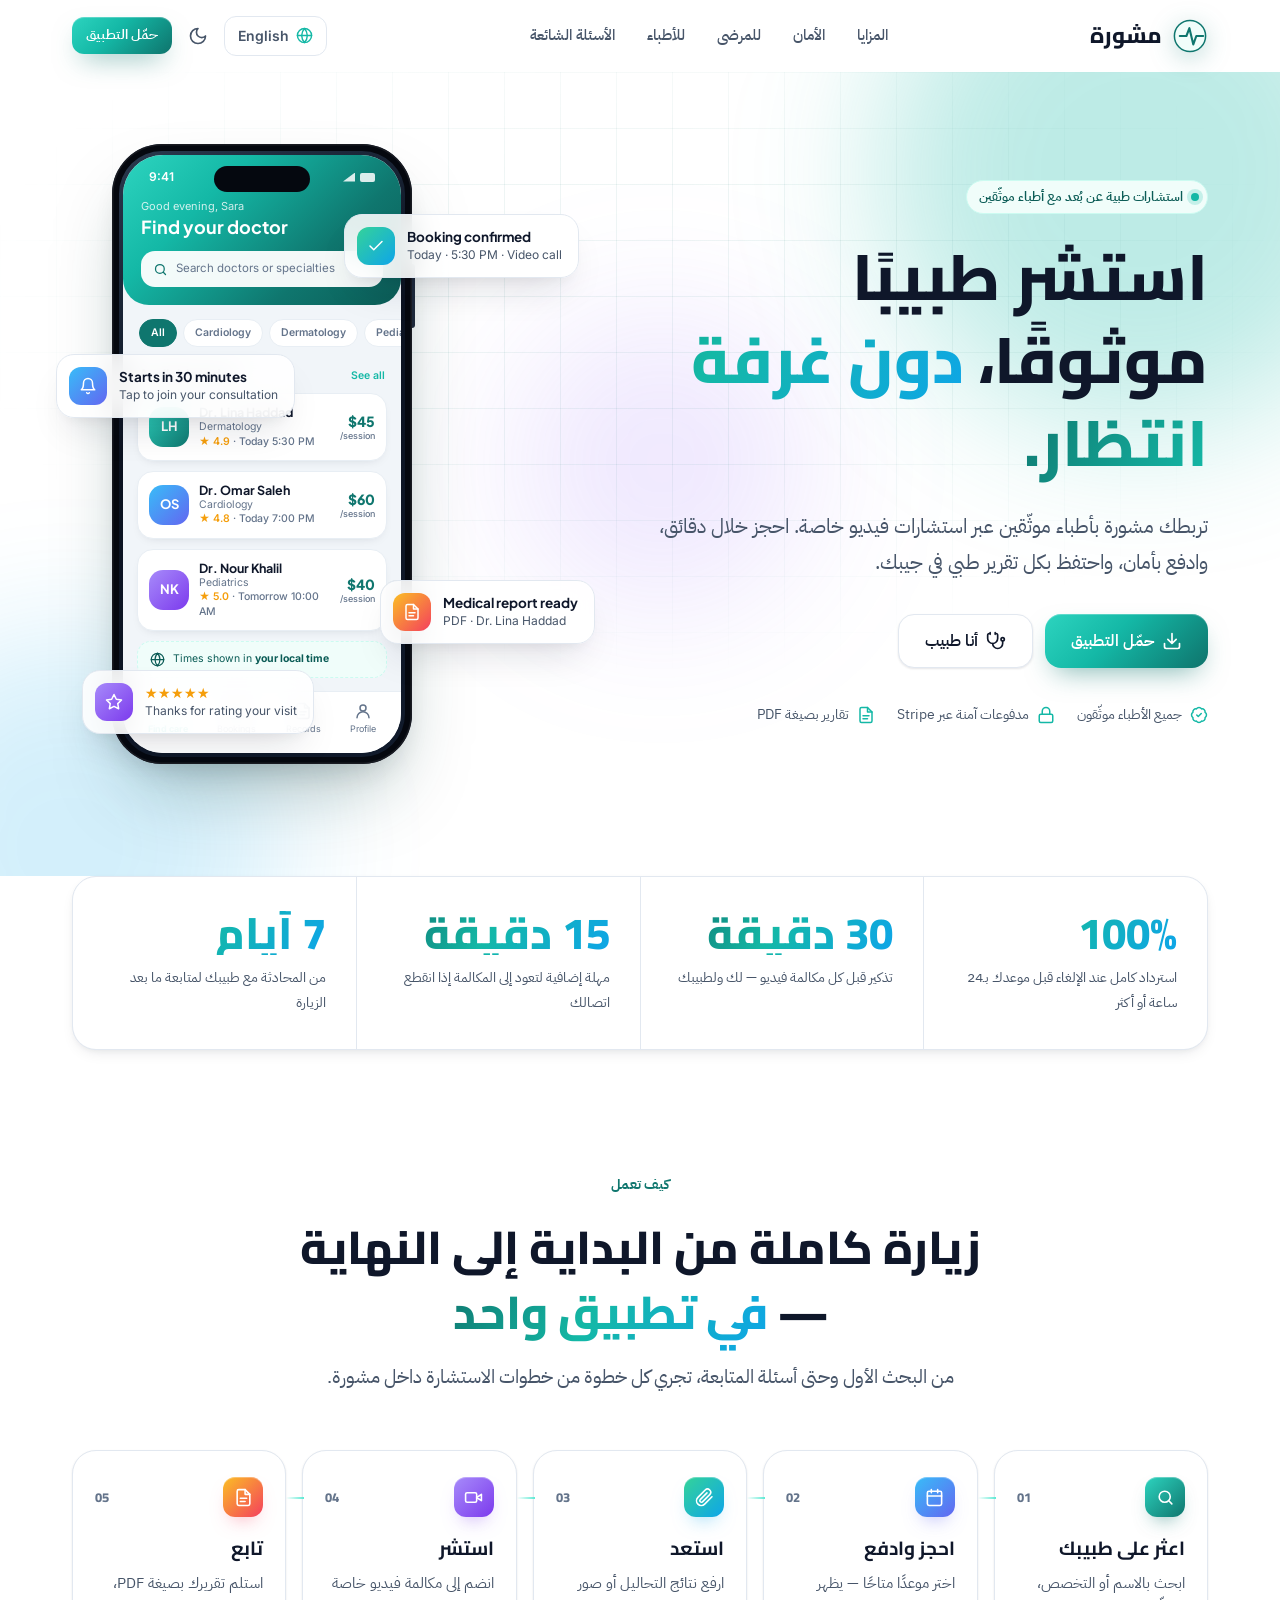
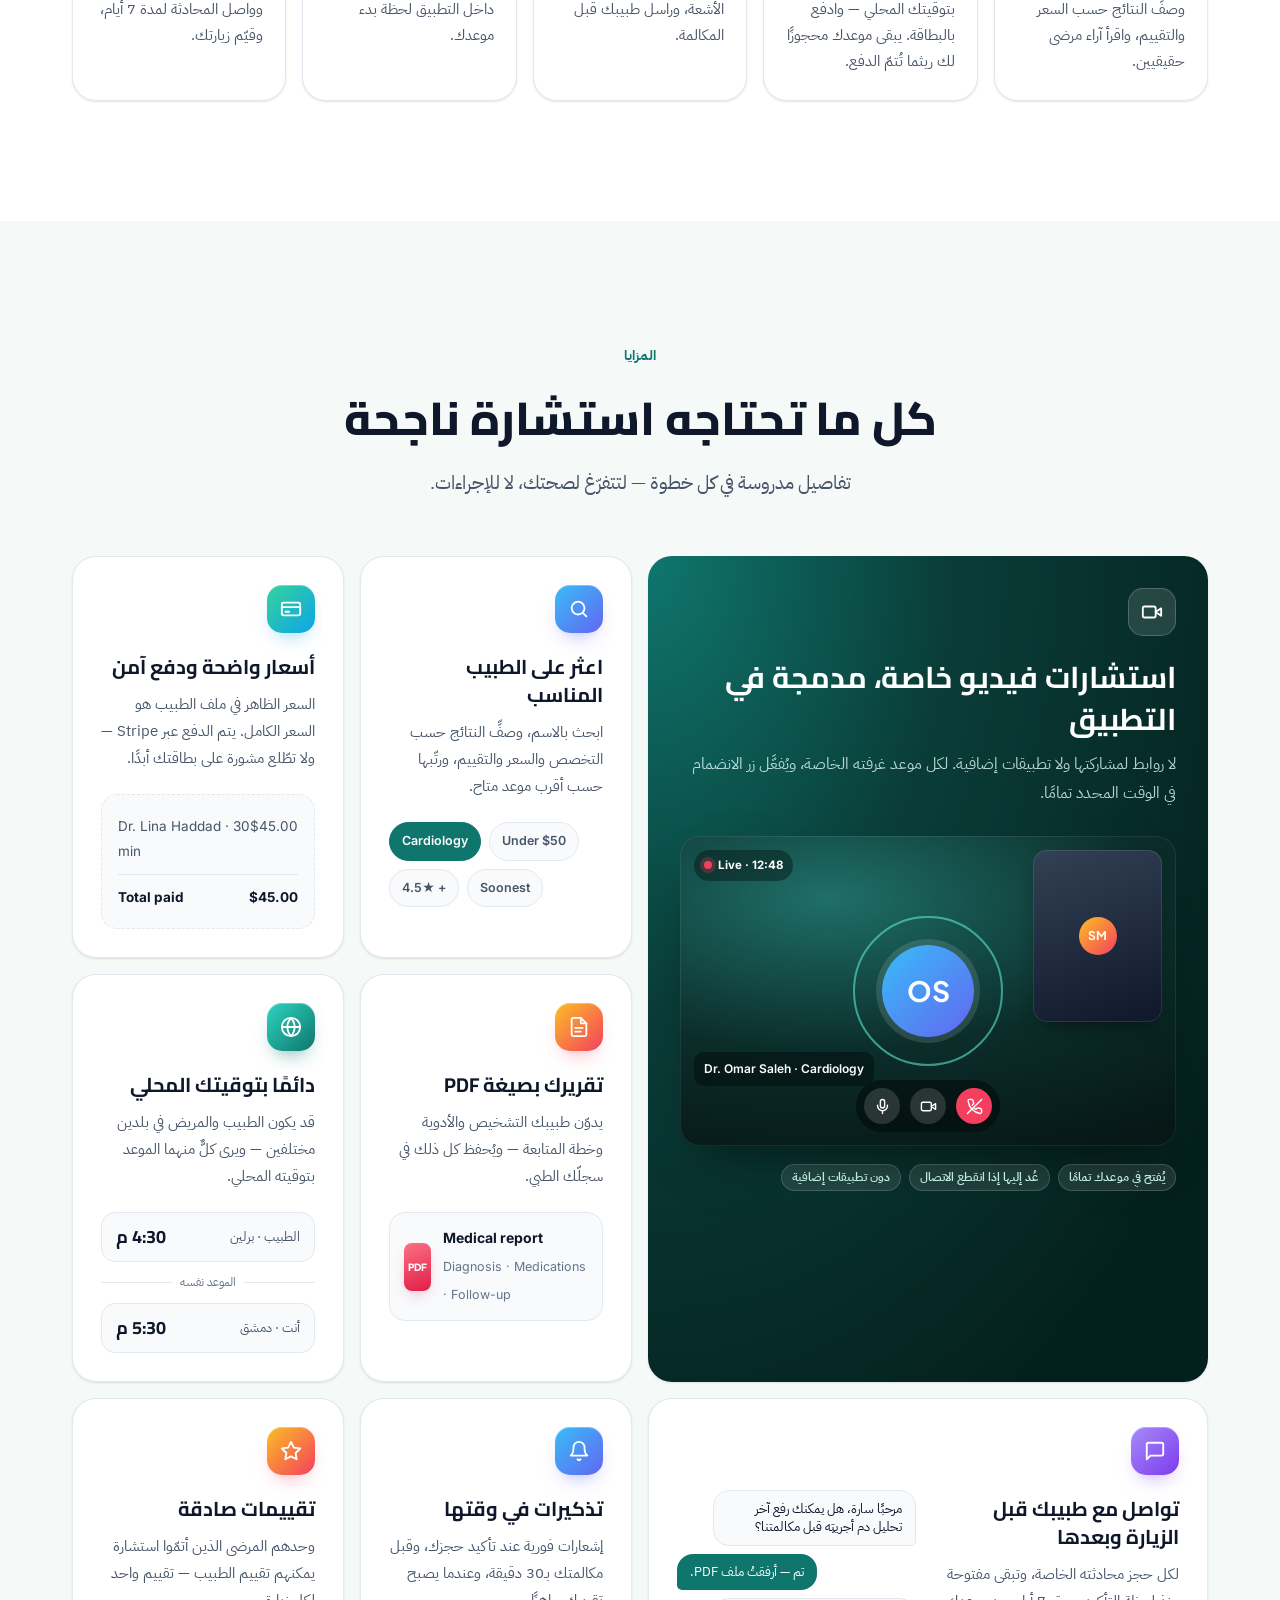
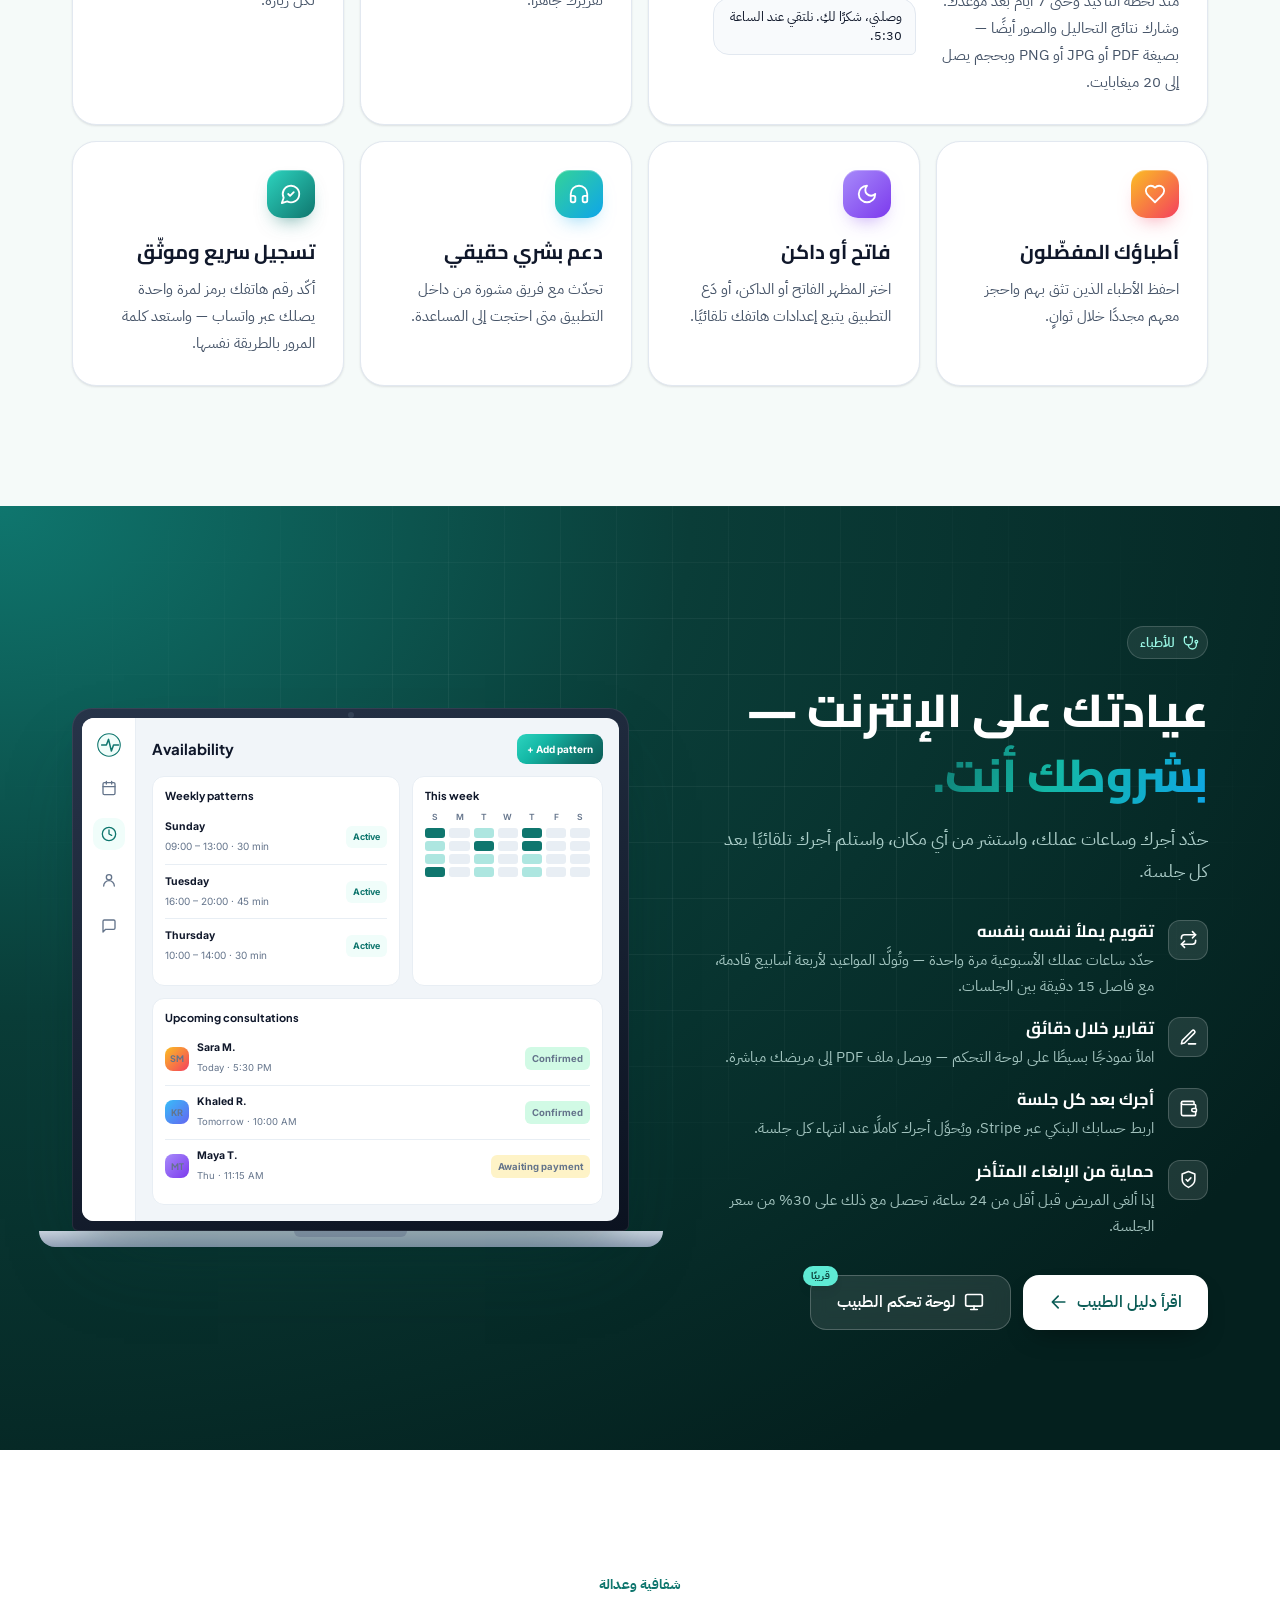
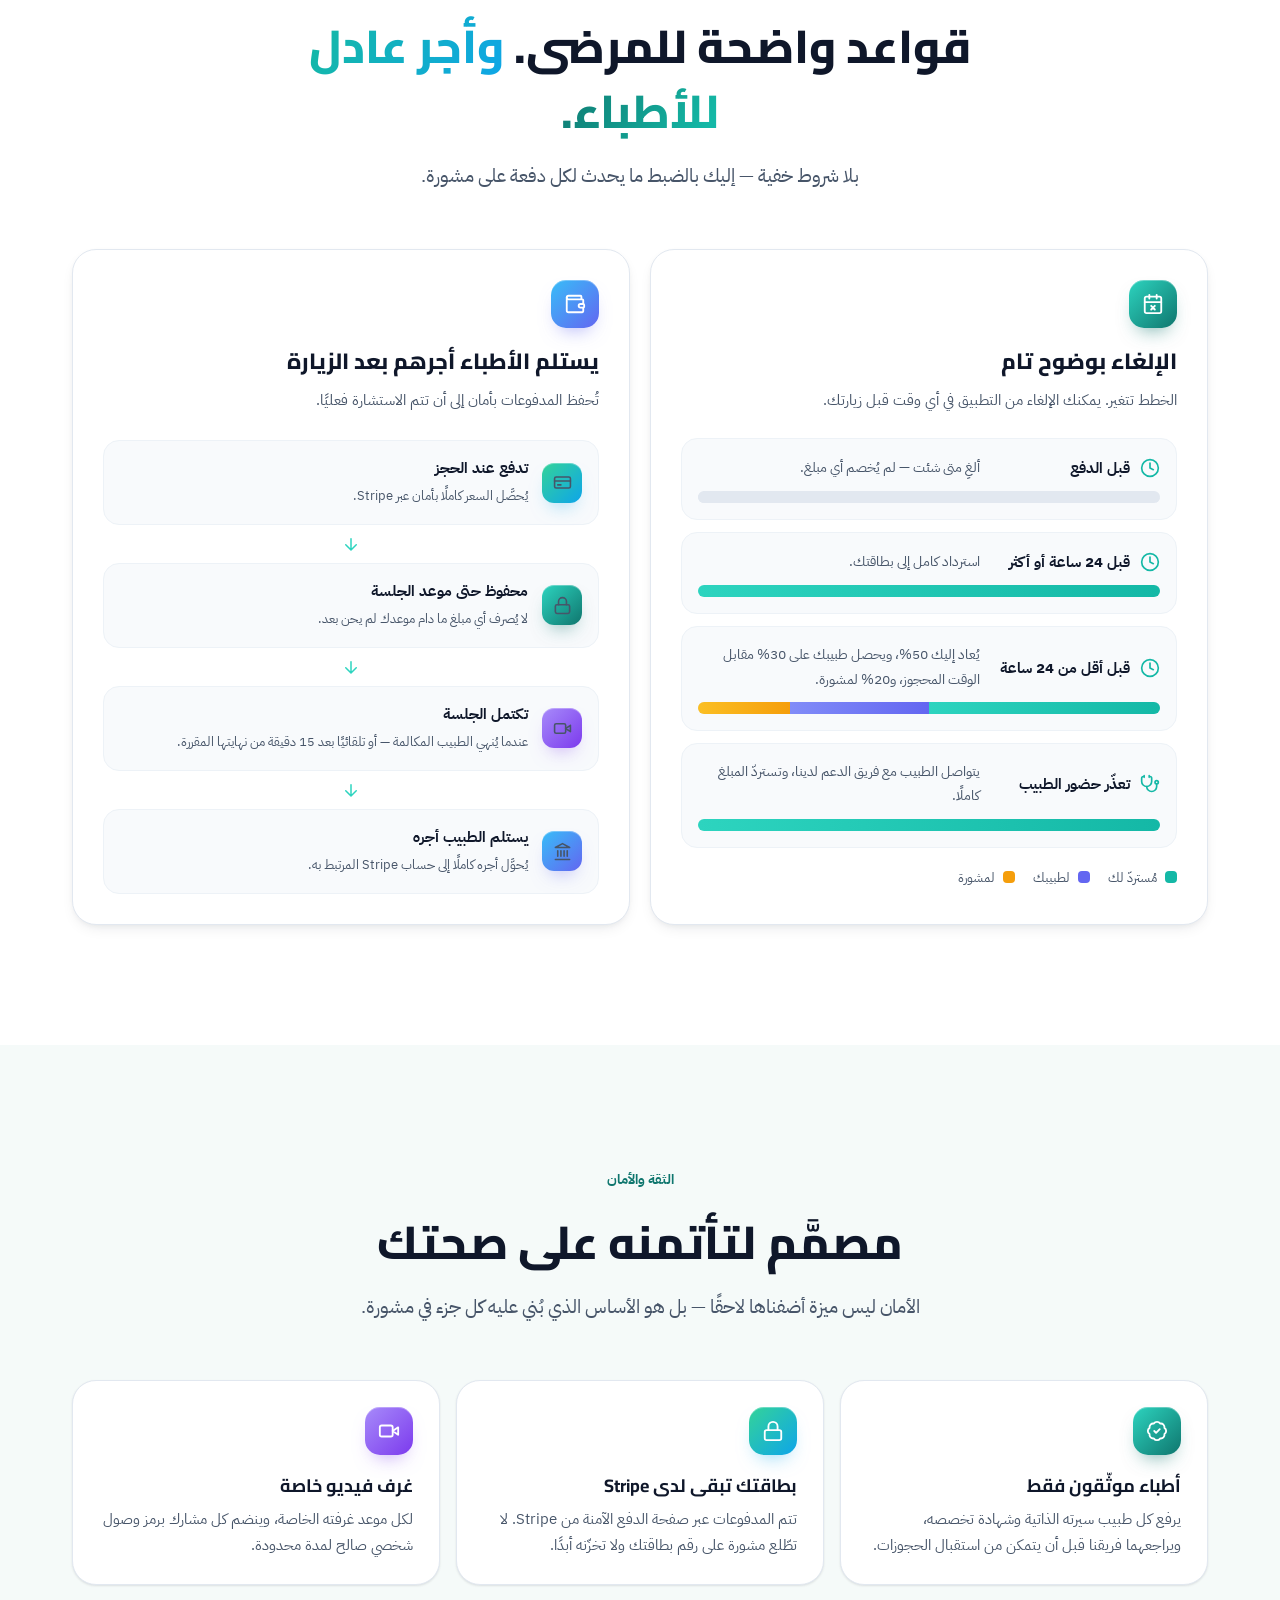
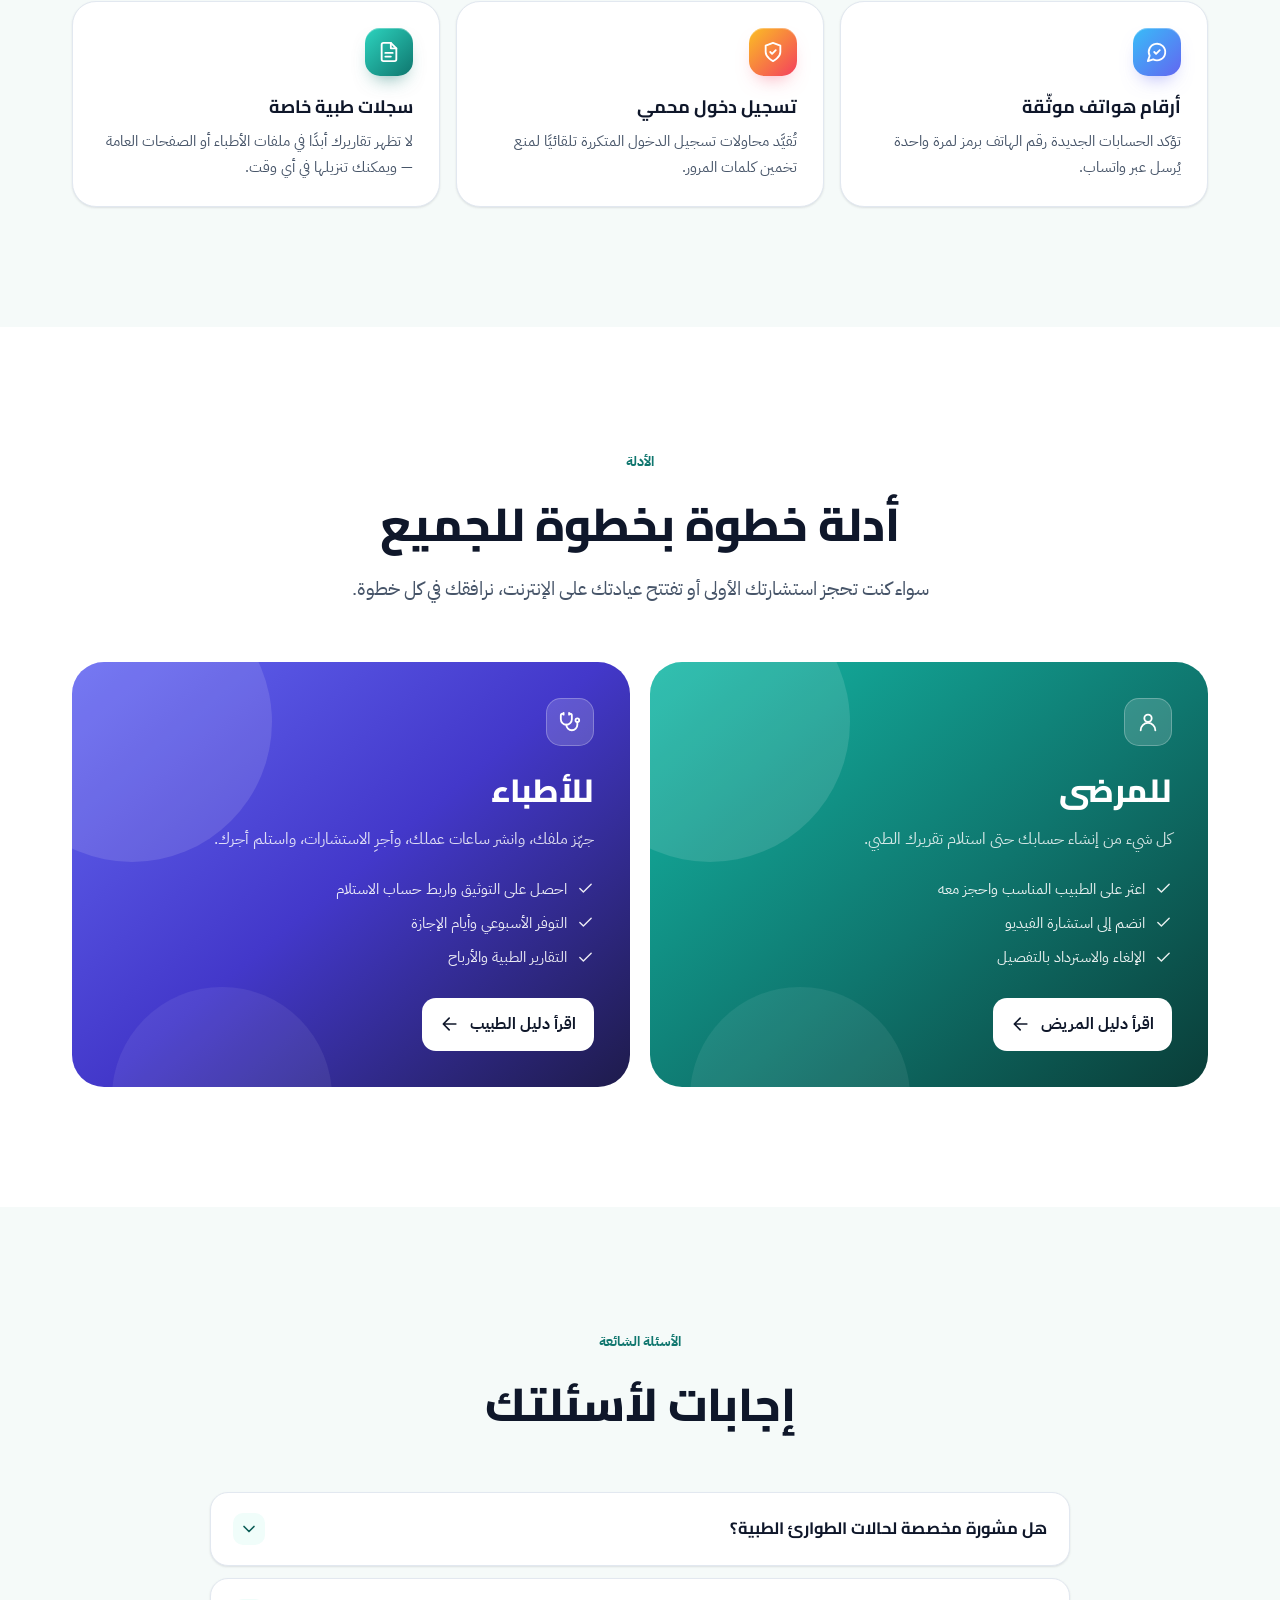
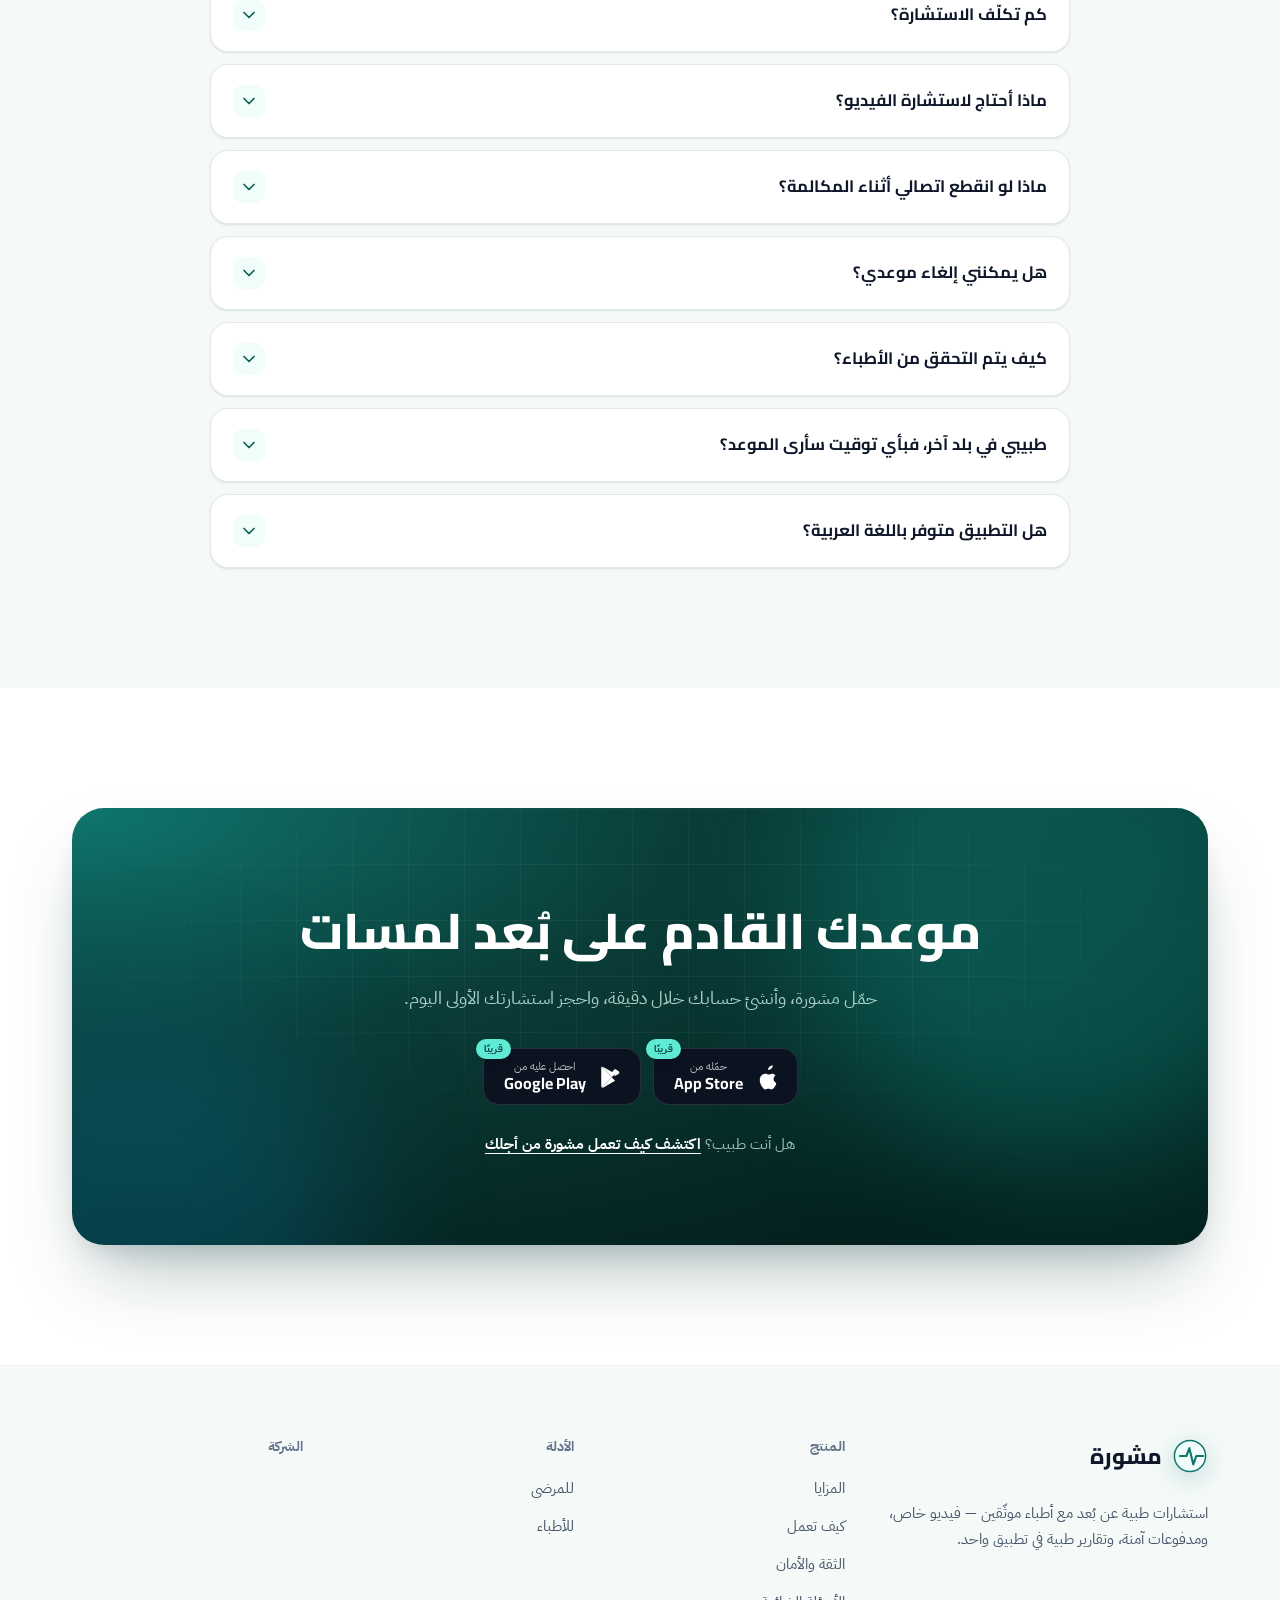
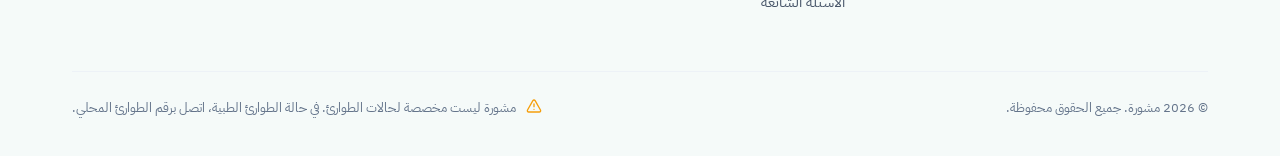
<file: ar/index.html>
<!DOCTYPE html>
<html lang="ar" dir="rtl">
<head>
<meta charset="UTF-8" />
<meta name="viewport" content="width=device-width, initial-scale=1" />
<title>مشورة — استشر طبيبًا موثوقًا دون غرفة انتظار</title>
<meta name="description" content="تربطك مشورة بأطباء موثّقين عبر استشارات فيديو خاصة. احجز خلال دقائق، وادفع بأمان، واحتفظ بكل تقرير طبي بصيغة PDF." />
<meta name="theme-color" content="#0f766e" />
<meta property="og:title" content="مشورة — استشارات طبية عن بُعد مع أطباء موثّقين" />
<meta property="og:description" content="احجز طبيبًا موثّقًا، والتقِ به عبر فيديو خاص، واستلم تقريرك الطبي بصيغة PDF — كل ذلك في تطبيق واحد." />
<meta property="og:type" content="website" />
<meta property="og:locale" content="ar_AR" />
<link rel="alternate" hreflang="en" href="../index.html" />
<link rel="alternate" hreflang="ar" href="index.html" />
<link rel="alternate" hreflang="x-default" href="../index.html" />
<link rel="icon" type="image/svg+xml" href="data:image/svg+xml,%3Csvg xmlns='http://www.w3.org/2000/svg' viewBox='0 0 120 120'%3E%3Ccircle cx='60' cy='60' r='52' fill='%23F0FDFA' stroke='%230F766E' stroke-width='5'/%3E%3Cpath d='M26 60h22l10-26 13 54 10-28h23' fill='none' stroke='%230F766E' stroke-width='7' stroke-linecap='round' stroke-linejoin='round'/%3E%3C/svg%3E" />
<link rel="preconnect" href="https://fonts.googleapis.com" />
<link rel="preconnect" href="https://fonts.gstatic.com" crossorigin />
<link href="https://fonts.googleapis.com/css2?family=Cairo:wght@600;700;800&family=IBM+Plex+Sans+Arabic:wght@400;500;600;700&family=Inter:wght@400;500;600;700&family=Plus+Jakarta+Sans:wght@600;700;800&display=swap" rel="stylesheet" />
<link rel="stylesheet" href="../assets/css/styles.css" />
<script>
  document.documentElement.classList.add("js");
  try {
    var t = localStorage.getItem("mashora-theme"); if (t === "light" || t === "dark") document.documentElement.setAttribute("data-theme", t);
    var l = localStorage.getItem("mashora-lang"), alt = l && l !== document.documentElement.lang && document.querySelector('link[rel="alternate"][hreflang="' + l + '"]');
    if (alt) location.replace(alt.href + location.hash);
  } catch (e) {}
</script>
</head>
<body>
<a class="skip-link" href="#main">تخطَّ إلى المحتوى</a>

<!-- ============================== NAV ============================== -->
<header class="nav" data-nav>
  <div class="container nav-inner">
    <a class="brand" href="index.html" aria-label="مشورة — الصفحة الرئيسية"><svg class="logo" aria-hidden="true"><use href="#i-logo"/></svg>مشورة</a>
    <nav class="nav-links" aria-label="التنقل الرئيسي">
      <a href="index.html#features">المزايا</a>
      <a href="index.html#safety">الأمان</a>
      <a href="patients.html">للمرضى</a>
      <a href="doctors.html">للأطباء</a>
      <a href="index.html#faq">الأسئلة الشائعة</a>
    </nav>
    <div class="nav-actions">
      <a class="lang-switch" href="../index.html" hreflang="en" lang="en" data-lang-switch="en"><svg class="ic" aria-hidden="true"><use href="#i-globe"/></svg><span>English</span></a>
      <button class="icon-btn theme-toggle" type="button" data-theme-toggle aria-label="تبديل الوضع الداكن"><svg class="ic ic-moon" aria-hidden="true"><use href="#i-moon"/></svg><svg class="ic ic-sun" aria-hidden="true"><use href="#i-sun"/></svg></button>
      <a class="btn btn-primary btn-sm" href="#download">حمّل التطبيق</a>
      <button class="icon-btn nav-burger" type="button" data-menu-toggle aria-expanded="false" aria-controls="mobile-menu" aria-label="فتح القائمة"><svg class="ic" aria-hidden="true"><use href="#i-menu"/></svg></button>
    </div>
  </div>
</header>
<div class="mobile-menu" id="mobile-menu" hidden>
  <a href="index.html#features">المزايا <svg class="ic ic-dir" aria-hidden="true"><use href="#i-arrow"/></svg></a>
  <a href="index.html#safety">الأمان <svg class="ic ic-dir" aria-hidden="true"><use href="#i-arrow"/></svg></a>
  <a href="patients.html">للمرضى <svg class="ic ic-dir" aria-hidden="true"><use href="#i-arrow"/></svg></a>
  <a href="doctors.html">للأطباء <svg class="ic ic-dir" aria-hidden="true"><use href="#i-arrow"/></svg></a>
  <a href="index.html#faq">الأسئلة الشائعة <svg class="ic ic-dir" aria-hidden="true"><use href="#i-arrow"/></svg></a>
  <a href="../index.html" hreflang="en" lang="en" data-lang-switch="en">English <svg class="ic" aria-hidden="true"><use href="#i-globe"/></svg></a>
  <a class="btn btn-primary btn-lg" href="#download">حمّل التطبيق</a>
</div>

<main id="main">

<!-- ============================== HERO ============================== -->
<section class="hero">
  <div class="mesh" aria-hidden="true"><span class="b1"></span><span class="b2"></span><span class="b3"></span></div>
  <div class="grid-bg" aria-hidden="true"></div>

  <div class="container rel hero-grid">
    <div>
      <span class="eyebrow reveal"><span class="dot"></span>استشارات طبية عن بُعد مع أطباء موثّقين</span>
      <h1 class="reveal" style="--d:.06s">استشر طبيبًا موثوقًا، <span class="gradient-text">دون غرفة انتظار.</span></h1>
      <p class="hero-lead reveal" style="--d:.12s">
        تربطك مشورة بأطباء موثّقين عبر استشارات فيديو خاصة.
        احجز خلال دقائق، وادفع بأمان، واحتفظ بكل تقرير طبي في جيبك.
      </p>
      <div class="hero-ctas reveal" style="--d:.18s">
        <a class="btn btn-primary btn-lg" href="#download"><svg class="ic" aria-hidden="true"><use href="#i-download"/></svg>حمّل التطبيق</a>
        <a class="btn btn-outline btn-lg" href="doctors.html"><svg class="ic" aria-hidden="true"><use href="#i-steth"/></svg>أنا طبيب</a>
      </div>
      <div class="hero-proof reveal" style="--d:.24s">
        <span><svg class="ic" aria-hidden="true"><use href="#i-verified"/></svg>جميع الأطباء موثّقون</span>
        <span><svg class="ic" aria-hidden="true"><use href="#i-lock"/></svg>مدفوعات آمنة عبر Stripe</span>
        <span><svg class="ic" aria-hidden="true"><use href="#i-file"/></svg>تقارير بصيغة PDF</span>
      </div>
    </div>

    <div class="hero-visual reveal" style="--d:.2s">
      <div class="phone" dir="ltr" role="img" aria-label="تطبيق مشورة يعرض الأطباء المتاحين اليوم">
        <div class="phone-screen">
          <div class="app-head">
            <div class="status-bar"><span>9:41</span><span class="sb-icons"><i></i><i></i></span></div>
            <div class="greet">Good evening, Sara</div>
            <div class="title">Find your doctor</div>
            <div class="app-search"><svg class="ic" aria-hidden="true"><use href="#i-search"/></svg>Search doctors or specialties</div>
          </div>
          <div class="app-chips">
            <span class="app-chip on">All</span><span class="app-chip">Cardiology</span><span class="app-chip">Dermatology</span><span class="app-chip">Pediatrics</span>
          </div>
          <div class="app-body">
            <div class="app-section-title">Available today <small>See all</small></div>
            <div class="doc-card">
              <div class="av g1">LH</div>
              <div class="meta"><b>Dr. Lina Haddad</b><span>Dermatology</span><span class="rate">★ 4.9 <em>· Today 5:30 PM</em></span></div>
              <div class="price">$45<small>/session</small></div>
            </div>
            <div class="doc-card">
              <div class="av g2">OS</div>
              <div class="meta"><b>Dr. Omar Saleh</b><span>Cardiology</span><span class="rate">★ 4.8 <em>· Today 7:00 PM</em></span></div>
              <div class="price">$60<small>/session</small></div>
            </div>
            <div class="doc-card">
              <div class="av g4">NK</div>
              <div class="meta"><b>Dr. Nour Khalil</b><span>Pediatrics</span><span class="rate">★ 5.0 <em>· Tomorrow 10:00 AM</em></span></div>
              <div class="price">$40<small>/session</small></div>
            </div>
            <div class="next-slot"><svg class="ic" aria-hidden="true"><use href="#i-globe"/></svg><span>Times shown in <b>your local time</b></span></div>
          </div>
          <div class="app-tabbar">
            <span class="on"><svg class="ic" aria-hidden="true"><use href="#i-search"/></svg>Find care</span>
            <span><svg class="ic" aria-hidden="true"><use href="#i-calendar"/></svg>Bookings</span>
            <span><svg class="ic" aria-hidden="true"><use href="#i-file"/></svg>Records</span>
            <span><svg class="ic" aria-hidden="true"><use href="#i-user"/></svg>Profile</span>
          </div>
        </div>
      </div>

      <div class="float-card f1" dir="ltr" lang="en"><span class="fc-ic g5"><svg class="ic" aria-hidden="true"><use href="#i-check"/></svg></span><div><b>Booking confirmed</b><span>Today · 5:30 PM · Video call</span></div></div>
      <div class="float-card f2" dir="ltr" lang="en"><span class="fc-ic g2"><svg class="ic" aria-hidden="true"><use href="#i-bell"/></svg></span><div><b>Starts in 30 minutes</b><span>Tap to join your consultation</span></div></div>
      <div class="float-card f3" dir="ltr" lang="en"><span class="fc-ic g3"><svg class="ic" aria-hidden="true"><use href="#i-file"/></svg></span><div><b>Medical report ready</b><span>PDF · Dr. Lina Haddad</span></div></div>
      <div class="float-card f4" dir="ltr" lang="en"><span class="fc-ic g4"><svg class="ic" aria-hidden="true"><use href="#i-star"/></svg></span><div><b class="stars">★★★★★</b><span>Thanks for rating your visit</span></div></div>
    </div>
  </div>
</section>

<!-- ============================== FACTS ============================== -->
<section class="section" style="padding-top:0" aria-label="مشورة في لمحة">
  <div class="container">
    <div class="facts reveal">
      <div class="fact"><strong class="gradient-text">100%</strong><span>استرداد كامل عند الإلغاء قبل موعدك بـ24 ساعة أو أكثر</span></div>
      <div class="fact"><strong class="gradient-text">30 دقيقة</strong><span>تذكير قبل كل مكالمة فيديو — لك ولطبيبك</span></div>
      <div class="fact"><strong class="gradient-text">15 دقيقة</strong><span>مهلة إضافية لتعود إلى المكالمة إذا انقطع اتصالك</span></div>
      <div class="fact"><strong class="gradient-text">7 أيام</strong><span>من المحادثة مع طبيبك لمتابعة ما بعد الزيارة</span></div>
    </div>
  </div>
</section>

<!-- ============================== HOW IT WORKS ============================== -->
<section class="section" id="how-it-works" style="padding-top:0">
  <div class="container">
    <div class="section-head reveal">
      <span class="eyebrow-plain">كيف تعمل</span>
      <h2>زيارة كاملة من البداية إلى النهاية — <span class="gradient-text">في تطبيق واحد</span></h2>
      <p>من البحث الأول وحتى أسئلة المتابعة، تجري كل خطوة من خطوات الاستشارة داخل مشورة.</p>
    </div>
    <div class="journey">
      <div class="j-step reveal">
        <div class="j-num"><span class="ico ico-sm g1"><svg class="ic" aria-hidden="true"><use href="#i-search"/></svg></span><b>01</b></div>
        <h3>اعثر على طبيبك</h3>
        <p>ابحث بالاسم أو التخصص، وصفِّ النتائج حسب السعر والتقييم، واقرأ آراء مرضى حقيقيين.</p>
      </div>
      <div class="j-step reveal" style="--d:.06s">
        <div class="j-num"><span class="ico ico-sm g2"><svg class="ic" aria-hidden="true"><use href="#i-calendar"/></svg></span><b>02</b></div>
        <h3>احجز وادفع</h3>
        <p>اختر موعدًا متاحًا — يظهر بتوقيتك المحلي — وادفع بالبطاقة. يبقى موعدك محجوزًا لك ريثما تُتمّ الدفع.</p>
      </div>
      <div class="j-step reveal" style="--d:.12s">
        <div class="j-num"><span class="ico ico-sm g5"><svg class="ic" aria-hidden="true"><use href="#i-clip"/></svg></span><b>03</b></div>
        <h3>استعد</h3>
        <p>ارفع نتائج التحاليل أو صور الأشعة، وراسل طبيبك قبل المكالمة.</p>
      </div>
      <div class="j-step reveal" style="--d:.18s">
        <div class="j-num"><span class="ico ico-sm g4"><svg class="ic" aria-hidden="true"><use href="#i-video"/></svg></span><b>04</b></div>
        <h3>استشر</h3>
        <p>انضم إلى مكالمة فيديو خاصة داخل التطبيق لحظة بدء موعدك.</p>
      </div>
      <div class="j-step reveal" style="--d:.24s">
        <div class="j-num"><span class="ico ico-sm g3"><svg class="ic" aria-hidden="true"><use href="#i-file"/></svg></span><b>05</b></div>
        <h3>تابع</h3>
        <p>استلم تقريرك بصيغة PDF، وواصل المحادثة لمدة 7 أيام، وقيّم زيارتك.</p>
      </div>
    </div>
  </div>
</section>

<!-- ============================== FEATURES ============================== -->
<section class="section section-soft" id="features">
  <div class="container">
    <div class="section-head reveal">
      <span class="eyebrow-plain">المزايا</span>
      <h2>كل ما تحتاجه استشارة ناجحة</h2>
      <p>تفاصيل مدروسة في كل خطوة — لتتفرّغ لصحتك، لا للإجراءات.</p>
    </div>

    <div class="bento">
      <article class="tile tile-hero reveal">
        <span class="ico"><svg class="ic" aria-hidden="true"><use href="#i-video"/></svg></span>
        <h3>استشارات فيديو خاصة، مدمجة في التطبيق</h3>
        <p>لا روابط لمشاركتها ولا تطبيقات إضافية. لكل موعد غرفته الخاصة، ويُفعَّل زر الانضمام في الوقت المحدد تمامًا.</p>
        <div class="call" dir="ltr" role="img" aria-label="استشارة فيديو مباشرة في تطبيق مشورة">
          <div class="call-remote">
            <span class="ring"></span><span class="ring r2"></span>
            <div class="av av-xl g2">OS</div>
          </div>
          <span class="call-live"><i></i>Live · 12:48</span>
          <div class="call-self"><div class="av av-round g3">SM</div></div>
          <span class="call-name">Dr. Omar Saleh · Cardiology</span>
          <div class="call-bar">
            <i><svg class="ic" aria-hidden="true"><use href="#i-mic"/></svg></i>
            <i><svg class="ic" aria-hidden="true"><use href="#i-cam"/></svg></i>
            <i class="end"><svg class="ic" aria-hidden="true"><use href="#i-phone-off"/></svg></i>
          </div>
        </div>
        <div class="tile-foot">
          <span class="tag">يُفتح في موعدك تمامًا</span>
          <span class="tag">عُد إليها إذا انقطع الاتصال</span>
          <span class="tag">دون تطبيقات إضافية</span>
        </div>
      </article>

      <article class="tile reveal" style="--d:.05s">
        <span class="ico g2"><svg class="ic" aria-hidden="true"><use href="#i-search"/></svg></span>
        <h3>اعثر على الطبيب المناسب</h3>
        <p>ابحث بالاسم، وصفِّ النتائج حسب التخصص والسعر والتقييم، ورتّبها حسب أقرب موعد متاح.</p>
        <div class="mini-filters" dir="ltr" lang="en"><span class="on">Cardiology</span><span>Under $50</span><span>4.5★ +</span><span>Soonest</span></div>
      </article>

      <article class="tile reveal" style="--d:.1s">
        <span class="ico g5"><svg class="ic" aria-hidden="true"><use href="#i-card"/></svg></span>
        <h3>أسعار واضحة ودفع آمن</h3>
        <p>السعر الظاهر في ملف الطبيب هو السعر الكامل. يتم الدفع عبر Stripe — ولا تطّلع مشورة على بطاقتك أبدًا.</p>
        <div class="mini-receipt" dir="ltr" lang="en">
          <div><span>Dr. Lina Haddad · 30 min</span><span>$45.00</span></div>
          <div class="total"><span>Total paid</span><span>$45.00</span></div>
        </div>
      </article>

      <article class="tile reveal" style="--d:.05s">
        <span class="ico g3"><svg class="ic" aria-hidden="true"><use href="#i-file"/></svg></span>
        <h3>تقريرك بصيغة PDF</h3>
        <p>يدوّن طبيبك التشخيص والأدوية وخطة المتابعة — ويُحفظ كل ذلك في سجلّك الطبي.</p>
        <div class="mini-pdf" dir="ltr" lang="en"><span class="doc">PDF</span><div><b>Medical report</b><span>Diagnosis · Medications · Follow-up</span></div></div>
      </article>

      <article class="tile reveal" style="--d:.1s">
        <span class="ico g1"><svg class="ic" aria-hidden="true"><use href="#i-globe"/></svg></span>
        <h3>دائمًا بتوقيتك المحلي</h3>
        <p>قد يكون الطبيب والمريض في بلدين مختلفين — ويرى كلٌّ منهما الموعد بتوقيته المحلي.</p>
        <div class="tz-row">
          <div class="tz"><span>الطبيب · برلين</span><b>4:30 م</b></div>
          <div class="tz-line">الموعد نفسه</div>
          <div class="tz"><span>أنت · دمشق</span><b>5:30 م</b></div>
        </div>
      </article>

      <article class="tile tile-wide reveal">
        <div class="tile-split">
          <div>
            <span class="ico g4"><svg class="ic" aria-hidden="true"><use href="#i-chat"/></svg></span>
            <h3>تواصل مع طبيبك قبل الزيارة وبعدها</h3>
            <p>لكل حجز محادثته الخاصة، وتبقى مفتوحة منذ لحظة التأكيد وحتى 7 أيام بعد موعدك. وشارك نتائج التحاليل والصور أيضًا — بصيغة PDF أو JPG أو PNG وبحجم يصل إلى 20 ميغابايت.</p>
          </div>
          <div class="mini-chat" aria-hidden="true">
            <div class="bubble in">مرحبًا سارة، هل يمكنك رفع آخر تحليل دم أجريتِه قبل مكالمتنا؟</div>
            <div class="bubble out">تم — أرفقتُ ملف PDF.</div>
            <div class="bubble in">وصلني، شكرًا لكِ. نلتقي عند الساعة 5:30.</div>
          </div>
        </div>
      </article>

      <article class="tile reveal" style="--d:.05s">
        <span class="ico g2"><svg class="ic" aria-hidden="true"><use href="#i-bell"/></svg></span>
        <h3>تذكيرات في وقتها</h3>
        <p>إشعارات فورية عند تأكيد حجزك، وقبل مكالمتك بـ30 دقيقة، وعندما يصبح تقريرك جاهزًا.</p>
      </article>

      <article class="tile reveal" style="--d:.1s">
        <span class="ico g3"><svg class="ic" aria-hidden="true"><use href="#i-star"/></svg></span>
        <h3>تقييمات صادقة</h3>
        <p>وحدهم المرضى الذين أتمّوا استشارة يمكنهم تقييم الطبيب — تقييم واحد لكل زيارة.</p>
      </article>

      <article class="tile reveal">
        <span class="ico g3"><svg class="ic" aria-hidden="true"><use href="#i-heart"/></svg></span>
        <h3>أطباؤك المفضّلون</h3>
        <p>احفظ الأطباء الذين تثق بهم واحجز معهم مجددًا خلال ثوانٍ.</p>
      </article>

      <article class="tile reveal" style="--d:.05s">
        <span class="ico g4"><svg class="ic" aria-hidden="true"><use href="#i-moon"/></svg></span>
        <h3>فاتح أو داكن</h3>
        <p>اختر المظهر الفاتح أو الداكن، أو دَع التطبيق يتبع إعدادات هاتفك تلقائيًا.</p>
      </article>

      <article class="tile reveal" style="--d:.1s">
        <span class="ico g5"><svg class="ic" aria-hidden="true"><use href="#i-support"/></svg></span>
        <h3>دعم بشري حقيقي</h3>
        <p>تحدّث مع فريق مشورة من داخل التطبيق متى احتجت إلى المساعدة.</p>
      </article>

      <article class="tile reveal" style="--d:.15s">
        <span class="ico g1"><svg class="ic" aria-hidden="true"><use href="#i-msg"/></svg></span>
        <h3>تسجيل سريع وموثّق</h3>
        <p>أكّد رقم هاتفك برمز لمرة واحدة يصلك عبر واتساب — واستعد كلمة المرور بالطريقة نفسها.</p>
      </article>
    </div>
  </div>
</section>

<!-- ============================== FOR DOCTORS ============================== -->
<section class="section dark-band" id="for-doctors">
  <div class="grid-bg" aria-hidden="true"></div>
  <div class="container rel split">
    <div class="reveal">
      <span class="eyebrow"><svg class="ic ic-sm" aria-hidden="true"><use href="#i-steth"/></svg>للأطباء</span>
      <h2 style="margin-top:18px;font-size:clamp(30px,4.2vw,46px);font-weight:800">عيادتك على الإنترنت — <span class="gradient-text">بشروطك أنت.</span></h2>
      <p style="margin-top:16px;font-size:18px;color:rgba(213,245,240,.8)">حدّد أجرك وساعات عملك، واستشر من أي مكان، واستلم أجرك تلقائيًا بعد كل جلسة.</p>
      <ul class="feature-list">
        <li><span class="ico ico-sm"><svg class="ic" aria-hidden="true"><use href="#i-repeat"/></svg></span><div><h4>تقويم يملأ نفسه بنفسه</h4><p>حدّد ساعات عملك الأسبوعية مرة واحدة — وتُولَّد المواعيد لأربعة أسابيع قادمة، مع فاصل 15 دقيقة بين الجلسات.</p></div></li>
        <li><span class="ico ico-sm"><svg class="ic" aria-hidden="true"><use href="#i-edit"/></svg></span><div><h4>تقارير خلال دقائق</h4><p>املأ نموذجًا بسيطًا على لوحة التحكم — ويصل ملف PDF إلى مريضك مباشرة.</p></div></li>
        <li><span class="ico ico-sm"><svg class="ic" aria-hidden="true"><use href="#i-wallet"/></svg></span><div><h4>أجرك بعد كل جلسة</h4><p>اربط حسابك البنكي عبر Stripe، ويُحوَّل أجرك كاملًا عند انتهاء كل جلسة.</p></div></li>
        <li><span class="ico ico-sm"><svg class="ic" aria-hidden="true"><use href="#i-shield"/></svg></span><div><h4>حماية من الإلغاء المتأخر</h4><p>إذا ألغى المريض قبل أقل من 24 ساعة، تحصل مع ذلك على 30% من سعر الجلسة.</p></div></li>
      </ul>
      <div class="split-ctas">
        <a class="btn btn-white btn-lg" href="doctors.html">اقرأ دليل الطبيب <svg class="ic ic-dir" aria-hidden="true"><use href="#i-arrow"/></svg></a>
        <a class="btn btn-glass btn-lg" href="#" data-link="dashboard" data-soon="قريبًا"><svg class="ic" aria-hidden="true"><use href="#i-monitor"/></svg>لوحة تحكم الطبيب</a>
      </div>
    </div>

    <div class="reveal" style="--d:.12s">
      <div class="laptop" dir="ltr" role="img" aria-label="لوحة تحكم الطبيب في مشورة تعرض أوقات التوفر الأسبوعية والاستشارات القادمة">
        <div class="laptop-screen">
          <div class="dash">
            <div class="dash-side">
              <svg class="logo" aria-hidden="true"><use href="#i-logo"/></svg>
              <i><svg class="ic" aria-hidden="true"><use href="#i-calendar"/></svg></i>
              <i class="on"><svg class="ic" aria-hidden="true"><use href="#i-clock"/></svg></i>
              <i><svg class="ic" aria-hidden="true"><use href="#i-user"/></svg></i>
              <i><svg class="ic" aria-hidden="true"><use href="#i-chat"/></svg></i>
            </div>
            <div class="dash-main">
              <div class="dash-title"><b>Availability</b><span>+ Add pattern</span></div>
              <div class="dash-grid">
                <div class="dash-card">
                  <h5>Weekly patterns</h5>
                  <div class="rule"><div><b>Sunday</b><br /><span>09:00 – 13:00 · 30 min</span></div><em>Active</em></div>
                  <div class="rule"><div><b>Tuesday</b><br /><span>16:00 – 20:00 · 45 min</span></div><em>Active</em></div>
                  <div class="rule"><div><b>Thursday</b><br /><span>10:00 – 14:00 · 30 min</span></div><em>Active</em></div>
                </div>
                <div class="dash-card">
                  <h5>This week</h5>
                  <div class="week">
                    <div><small>S</small><i class="b"></i><i class="o"></i><i class="o"></i><i class="b"></i></div>
                    <div><small>M</small><i></i><i></i><i></i><i></i></div>
                    <div><small>T</small><i class="o"></i><i class="b"></i><i class="o"></i><i class="o"></i></div>
                    <div><small>W</small><i></i><i></i><i></i><i></i></div>
                    <div><small>T</small><i class="b"></i><i class="b"></i><i class="o"></i><i class="o"></i></div>
                    <div><small>F</small><i></i><i></i><i></i><i></i></div>
                    <div><small>S</small><i></i><i></i><i></i><i></i></div>
                  </div>
                </div>
              </div>
              <div class="dash-card">
                <h5>Upcoming consultations</h5>
                <div class="bk"><span class="av g3">SM</span><div><b>Sara M.</b><span>Today · 5:30 PM</span></div><span class="pill pill-green">Confirmed</span></div>
                <div class="bk"><span class="av g2">KR</span><div><b>Khaled R.</b><span>Tomorrow · 10:00 AM</span></div><span class="pill pill-green">Confirmed</span></div>
                <div class="bk"><span class="av g4">MT</span><div><b>Maya T.</b><span>Thu · 11:15 AM</span></div><span class="pill pill-amber">Awaiting payment</span></div>
              </div>
            </div>
          </div>
        </div>
        <div class="laptop-base"></div>
      </div>
    </div>
  </div>
</section>

<!-- ============================== FAIR BY DESIGN ============================== -->
<section class="section" id="fair">
  <div class="container">
    <div class="section-head reveal">
      <span class="eyebrow-plain">شفافية وعدالة</span>
      <h2>قواعد واضحة للمرضى. <span class="gradient-text">وأجر عادل للأطباء.</span></h2>
      <p>بلا شروط خفية — إليك بالضبط ما يحدث لكل دفعة على مشورة.</p>
    </div>

    <div class="fair-grid">
      <div class="panel reveal">
        <span class="ico g1"><svg class="ic" aria-hidden="true"><use href="#i-cal-x"/></svg></span>
        <h3>الإلغاء بوضوح تام</h3>
        <p>الخطط تتغير. يمكنك الإلغاء من التطبيق في أي وقت قبل زيارتك.</p>
        <div class="policy">
          <div class="policy-row">
            <div class="when"><svg class="ic" aria-hidden="true"><use href="#i-clock"/></svg>قبل الدفع</div>
            <div class="what">ألغِ متى شئت — لم يُخصم أي مبلغ.</div>
            <div class="bar-wrap"><div class="bar"><span class="s-none" style="width:100%"></span></div></div>
          </div>
          <div class="policy-row">
            <div class="when"><svg class="ic" aria-hidden="true"><use href="#i-clock"/></svg>قبل 24 ساعة أو أكثر</div>
            <div class="what">استرداد كامل إلى بطاقتك.</div>
            <div class="bar-wrap"><div class="bar"><span class="s-patient" style="width:100%"></span></div></div>
          </div>
          <div class="policy-row">
            <div class="when"><svg class="ic" aria-hidden="true"><use href="#i-clock"/></svg>قبل أقل من 24 ساعة</div>
            <div class="what">يُعاد إليك 50%، ويحصل طبيبك على 30% مقابل الوقت المحجوز، و20% لمشورة.</div>
            <div class="bar-wrap"><div class="bar"><span class="s-patient" style="width:50%"></span><span class="s-doctor" style="width:30%"></span><span class="s-platform" style="width:20%"></span></div></div>
          </div>
          <div class="policy-row">
            <div class="when"><svg class="ic" aria-hidden="true"><use href="#i-steth"/></svg>تعذّر حضور الطبيب</div>
            <div class="what">يتواصل الطبيب مع فريق الدعم لدينا، وتستردّ المبلغ كاملًا.</div>
            <div class="bar-wrap"><div class="bar"><span class="s-patient" style="width:100%"></span></div></div>
          </div>
        </div>
        <div class="legend">
          <span><i style="background:#14b8a6"></i>مُستردّ لك</span>
          <span><i style="background:#6366f1"></i>لطبيبك</span>
          <span><i style="background:#f59e0b"></i>لمشورة</span>
        </div>
      </div>

      <div class="panel reveal" style="--d:.1s">
        <span class="ico g2"><svg class="ic" aria-hidden="true"><use href="#i-wallet"/></svg></span>
        <h3>يستلم الأطباء أجرهم بعد الزيارة</h3>
        <p>تُحفظ المدفوعات بأمان إلى أن تتم الاستشارة فعليًا.</p>
        <div class="flow">
          <div class="flow-step"><span class="ico ico-sm g5"><svg class="ic" aria-hidden="true"><use href="#i-card"/></svg></span><div><b>تدفع عند الحجز</b><span>يُحصَّل السعر كاملًا بأمان عبر Stripe.</span></div></div>
          <div class="flow-arrow" aria-hidden="true"><svg class="ic"><use href="#i-arrow"/></svg></div>
          <div class="flow-step"><span class="ico ico-sm g1"><svg class="ic" aria-hidden="true"><use href="#i-lock"/></svg></span><div><b>محفوظ حتى موعد الجلسة</b><span>لا يُصرف أي مبلغ ما دام موعدك لم يحن بعد.</span></div></div>
          <div class="flow-arrow" aria-hidden="true"><svg class="ic"><use href="#i-arrow"/></svg></div>
          <div class="flow-step"><span class="ico ico-sm g4"><svg class="ic" aria-hidden="true"><use href="#i-video"/></svg></span><div><b>تكتمل الجلسة</b><span>عندما يُنهي الطبيب المكالمة — أو تلقائيًا بعد 15 دقيقة من نهايتها المقررة.</span></div></div>
          <div class="flow-arrow" aria-hidden="true"><svg class="ic"><use href="#i-arrow"/></svg></div>
          <div class="flow-step"><span class="ico ico-sm g2"><svg class="ic" aria-hidden="true"><use href="#i-bank"/></svg></span><div><b>يستلم الطبيب أجره</b><span>يُحوَّل أجره كاملًا إلى حساب Stripe المرتبط به.</span></div></div>
        </div>
      </div>
    </div>
  </div>
</section>

<!-- ============================== SAFETY ============================== -->
<section class="section section-soft" id="safety">
  <div class="container">
    <div class="section-head reveal">
      <span class="eyebrow-plain">الثقة والأمان</span>
      <h2>مصمَّم لتأتمنه على صحتك</h2>
      <p>الأمان ليس ميزة أضفناها لاحقًا — بل هو الأساس الذي بُني عليه كل جزء في مشورة.</p>
    </div>
    <div class="cards c3">
      <div class="card reveal"><span class="ico g1"><svg class="ic" aria-hidden="true"><use href="#i-verified"/></svg></span><h3>أطباء موثّقون فقط</h3><p>يرفع كل طبيب سيرته الذاتية وشهادة تخصصه، ويراجعهما فريقنا قبل أن يتمكن من استقبال الحجوزات.</p></div>
      <div class="card reveal" style="--d:.05s"><span class="ico g5"><svg class="ic" aria-hidden="true"><use href="#i-lock"/></svg></span><h3>بطاقتك تبقى لدى Stripe</h3><p>تتم المدفوعات عبر صفحة الدفع الآمنة من Stripe. لا تطّلع مشورة على رقم بطاقتك ولا تخزّنه أبدًا.</p></div>
      <div class="card reveal" style="--d:.1s"><span class="ico g4"><svg class="ic" aria-hidden="true"><use href="#i-video"/></svg></span><h3>غرف فيديو خاصة</h3><p>لكل موعد غرفته الخاصة، وينضم كل مشارك برمز وصول شخصي صالح لمدة محدودة.</p></div>
      <div class="card reveal"><span class="ico g2"><svg class="ic" aria-hidden="true"><use href="#i-msg"/></svg></span><h3>أرقام هواتف موثّقة</h3><p>تؤكد الحسابات الجديدة رقم الهاتف برمز لمرة واحدة يُرسل عبر واتساب.</p></div>
      <div class="card reveal" style="--d:.05s"><span class="ico g3"><svg class="ic" aria-hidden="true"><use href="#i-shield"/></svg></span><h3>تسجيل دخول محمي</h3><p>تُقيَّد محاولات تسجيل الدخول المتكررة تلقائيًا لمنع تخمين كلمات المرور.</p></div>
      <div class="card reveal" style="--d:.1s"><span class="ico g1"><svg class="ic" aria-hidden="true"><use href="#i-file"/></svg></span><h3>سجلات طبية خاصة</h3><p>لا تظهر تقاريرك أبدًا في ملفات الأطباء أو الصفحات العامة — ويمكنك تنزيلها في أي وقت.</p></div>
    </div>
  </div>
</section>

<!-- ============================== GUIDES ============================== -->
<section class="section" id="guides">
  <div class="container">
    <div class="section-head reveal">
      <span class="eyebrow-plain">الأدلة</span>
      <h2>أدلة خطوة بخطوة للجميع</h2>
      <p>سواء كنت تحجز استشارتك الأولى أو تفتتح عيادتك على الإنترنت، نرافقك في كل خطوة.</p>
    </div>
    <div class="guide-cards">
      <a class="guide-card patient reveal" href="patients.html">
        <span class="ico"><svg class="ic" aria-hidden="true"><use href="#i-user"/></svg></span>
        <h3>للمرضى</h3>
        <p>كل شيء من إنشاء حسابك حتى استلام تقريرك الطبي.</p>
        <ul>
          <li><svg class="ic" aria-hidden="true"><use href="#i-check"/></svg>اعثر على الطبيب المناسب واحجز معه</li>
          <li><svg class="ic" aria-hidden="true"><use href="#i-check"/></svg>انضم إلى استشارة الفيديو</li>
          <li><svg class="ic" aria-hidden="true"><use href="#i-check"/></svg>الإلغاء والاسترداد بالتفصيل</li>
        </ul>
        <span class="go">اقرأ دليل المريض <svg class="ic ic-dir" aria-hidden="true"><use href="#i-arrow"/></svg></span>
      </a>
      <a class="guide-card doctor reveal" style="--d:.1s" href="doctors.html">
        <span class="ico"><svg class="ic" aria-hidden="true"><use href="#i-steth"/></svg></span>
        <h3>للأطباء</h3>
        <p>جهّز ملفك، وانشر ساعات عملك، وأجرِ الاستشارات، واستلم أجرك.</p>
        <ul>
          <li><svg class="ic" aria-hidden="true"><use href="#i-check"/></svg>احصل على التوثيق واربط حساب الاستلام</li>
          <li><svg class="ic" aria-hidden="true"><use href="#i-check"/></svg>التوفر الأسبوعي وأيام الإجازة</li>
          <li><svg class="ic" aria-hidden="true"><use href="#i-check"/></svg>التقارير الطبية والأرباح</li>
        </ul>
        <span class="go">اقرأ دليل الطبيب <svg class="ic ic-dir" aria-hidden="true"><use href="#i-arrow"/></svg></span>
      </a>
    </div>
  </div>
</section>

<!-- ============================== FAQ ============================== -->
<section class="section section-soft" id="faq">
  <div class="container">
    <div class="section-head reveal">
      <span class="eyebrow-plain">الأسئلة الشائعة</span>
      <h2>إجابات لأسئلتك</h2>
    </div>
    <div class="faq">
      <details class="reveal">
        <summary>هل مشورة مخصصة لحالات الطوارئ الطبية؟<span class="chev"><svg class="ic" aria-hidden="true"><use href="#i-chev"/></svg></span></summary>
        <div class="answer"><p>لا. مشورة مخصصة للاستشارات المجدولة. إذا كانت لديك حالة طبية طارئة، فاتصل برقم الطوارئ المحلي أو توجّه إلى أقرب قسم طوارئ فورًا.</p></div>
      </details>
      <details class="reveal">
        <summary>كم تكلّف الاستشارة؟<span class="chev"><svg class="ic" aria-hidden="true"><use href="#i-chev"/></svg></span></summary>
        <div class="answer"><p>يحدد كل طبيب أجره بنفسه. السعر الذي تراه في ملف الطبيب هو السعر الكامل الذي تدفعه بالدولار الأمريكي — دون أي إضافات عند الدفع.</p></div>
      </details>
      <details class="reveal">
        <summary>ماذا أحتاج لاستشارة الفيديو؟<span class="chev"><svg class="ic" aria-hidden="true"><use href="#i-chev"/></svg></span></summary>
        <div class="answer"><p>كل ما تحتاجه هو تطبيق مشورة على هاتفك، وكاميرا وميكروفون، واتصال إنترنت مستقر. تجري المكالمة داخل التطبيق — فلا حاجة لتثبيت أي شيء آخر.</p></div>
      </details>
      <details class="reveal">
        <summary>ماذا لو انقطع اتصالي أثناء المكالمة؟<span class="chev"><svg class="ic" aria-hidden="true"><use href="#i-chev"/></svg></span></summary>
        <div class="answer"><p>اضغط زر <b>Join</b> مجددًا. تبقى المكالمة مفتوحة من وقت بدء موعدك وحتى 15 دقيقة بعد نهايته المقررة، فيمكنك العودة إليها كلما احتجت.</p></div>
      </details>
      <details class="reveal">
        <summary>هل يمكنني إلغاء موعدي؟<span class="chev"><svg class="ic" aria-hidden="true"><use href="#i-chev"/></svg></span></summary>
        <div class="answer"><p>نعم، من صفحة الحجز في التطبيق. ألغِ قبل موعدك بـ24 ساعة أو أكثر لتسترد المبلغ كاملًا. أما خلال الـ24 ساعة الأخيرة فيُعاد إليك 50% — ويذهب الباقي تعويضًا لطبيبك عن الوقت المحجوز ورسومًا للمنصة.</p></div>
      </details>
      <details class="reveal">
        <summary>كيف يتم التحقق من الأطباء؟<span class="chev"><svg class="ic" aria-hidden="true"><use href="#i-chev"/></svg></span></summary>
        <div class="answer"><p>يرفع كل طبيب سيرته الذاتية وشهادة تخصصه، ويراجعهما فريقنا قبل أن يتمكن الطبيب من نشر مواعيده أو استقبال الحجوزات. ويمكنك قراءة السيرة الذاتية للطبيب مباشرة من ملفه.</p></div>
      </details>
      <details class="reveal">
        <summary>طبيبي في بلد آخر، فبأي توقيت سأرى الموعد؟<span class="chev"><svg class="ic" aria-hidden="true"><use href="#i-chev"/></svg></span></summary>
        <div class="answer"><p>بتوقيتك أنت دائمًا. يحدد الأطباء منطقتهم الزمنية، ويعرض التطبيق كل موعد بالتوقيت المحلي للهاتف الذي تستخدمه — لك ولطبيبك.</p></div>
      </details>
      <details class="reveal">
        <summary>هل التطبيق متوفر باللغة العربية؟<span class="chev"><svg class="ic" aria-hidden="true"><use href="#i-chev"/></svg></span></summary>
        <div class="answer"><p>واجهة التطبيق حاليًا باللغة الإنكليزية، لذلك نذكر في أدلّتنا أسماء الأزرار كما تظهر في التطبيق. أما المحادثة والاستشارة مع طبيبك فتجري باللغة التي تتفقان عليها.</p></div>
      </details>
    </div>
  </div>
</section>

<!-- ============================== CTA ============================== -->
<section class="section" id="download">
  <div class="container">
    <div class="cta reveal">
      <div class="mesh" aria-hidden="true"><span class="b1"></span><span class="b2"></span></div>
      <div class="grid-bg" aria-hidden="true"></div>
      <h2>موعدك القادم على بُعد لمسات</h2>
      <p>حمّل مشورة، وأنشئ حسابك خلال دقيقة، واحجز استشارتك الأولى اليوم.</p>
      <div class="stores">
        <a class="store-btn" href="#" data-link="appStore" data-soon="قريبًا"><svg class="ic ic-fill" aria-hidden="true"><use href="#i-apple"/></svg><span><small>حمّله من</small><strong>App Store</strong></span></a>
        <a class="store-btn" href="#" data-link="googlePlay" data-soon="قريبًا"><svg class="ic ic-fill" aria-hidden="true"><use href="#i-play"/></svg><span><small>احصل عليه من</small><strong>Google Play</strong></span></a>
      </div>
      <p class="sub-cta">هل أنت طبيب؟ <a href="doctors.html">اكتشف كيف تعمل مشورة من أجلك</a></p>
    </div>
  </div>
</section>

</main>

<!-- ============================== FOOTER ============================== -->
<footer class="footer">
  <div class="container">
    <div class="footer-grid">
      <div>
        <a class="brand" href="index.html"><svg class="logo" aria-hidden="true"><use href="#i-logo"/></svg>مشورة</a>
        <p class="footer-about">استشارات طبية عن بُعد مع أطباء موثّقين — فيديو خاص، ومدفوعات آمنة، وتقارير طبية في تطبيق واحد.</p>
      </div>
      <div>
        <h4>المنتج</h4>
        <ul>
          <li><a href="index.html#features">المزايا</a></li>
          <li><a href="index.html#how-it-works">كيف تعمل</a></li>
          <li><a href="index.html#safety">الثقة والأمان</a></li>
          <li><a href="index.html#faq">الأسئلة الشائعة</a></li>
        </ul>
      </div>
      <div>
        <h4>الأدلة</h4>
        <ul>
          <li><a href="patients.html">للمرضى</a></li>
          <li><a href="doctors.html">للأطباء</a></li>
          <li><a href="#" data-link="dashboard" data-hide-empty>لوحة تحكم الطبيب</a></li>
        </ul>
      </div>
      <div>
        <h4>الشركة</h4>
        <ul>
          <li><a href="#" data-link="supportEmail" data-hide-empty>تواصل مع الدعم</a></li>
          <li><a href="#" data-link="privacy" data-hide-empty>سياسة الخصوصية</a></li>
          <li><a href="#" data-link="terms" data-hide-empty>شروط الخدمة</a></li>
        </ul>
      </div>
    </div>
    <div class="footer-bottom">
      <p>© <span data-year></span> مشورة. جميع الحقوق محفوظة.</p>
      <p class="disclaimer"><svg class="ic" aria-hidden="true"><use href="#i-alert"/></svg>مشورة ليست مخصصة لحالات الطوارئ. في حالة الطوارئ الطبية، اتصل برقم الطوارئ المحلي.</p>
    </div>
  </div>
</footer>

<script src="../assets/js/config.js"></script>
<script src="../assets/js/main.js"></script>
</body>
</html>
</file>
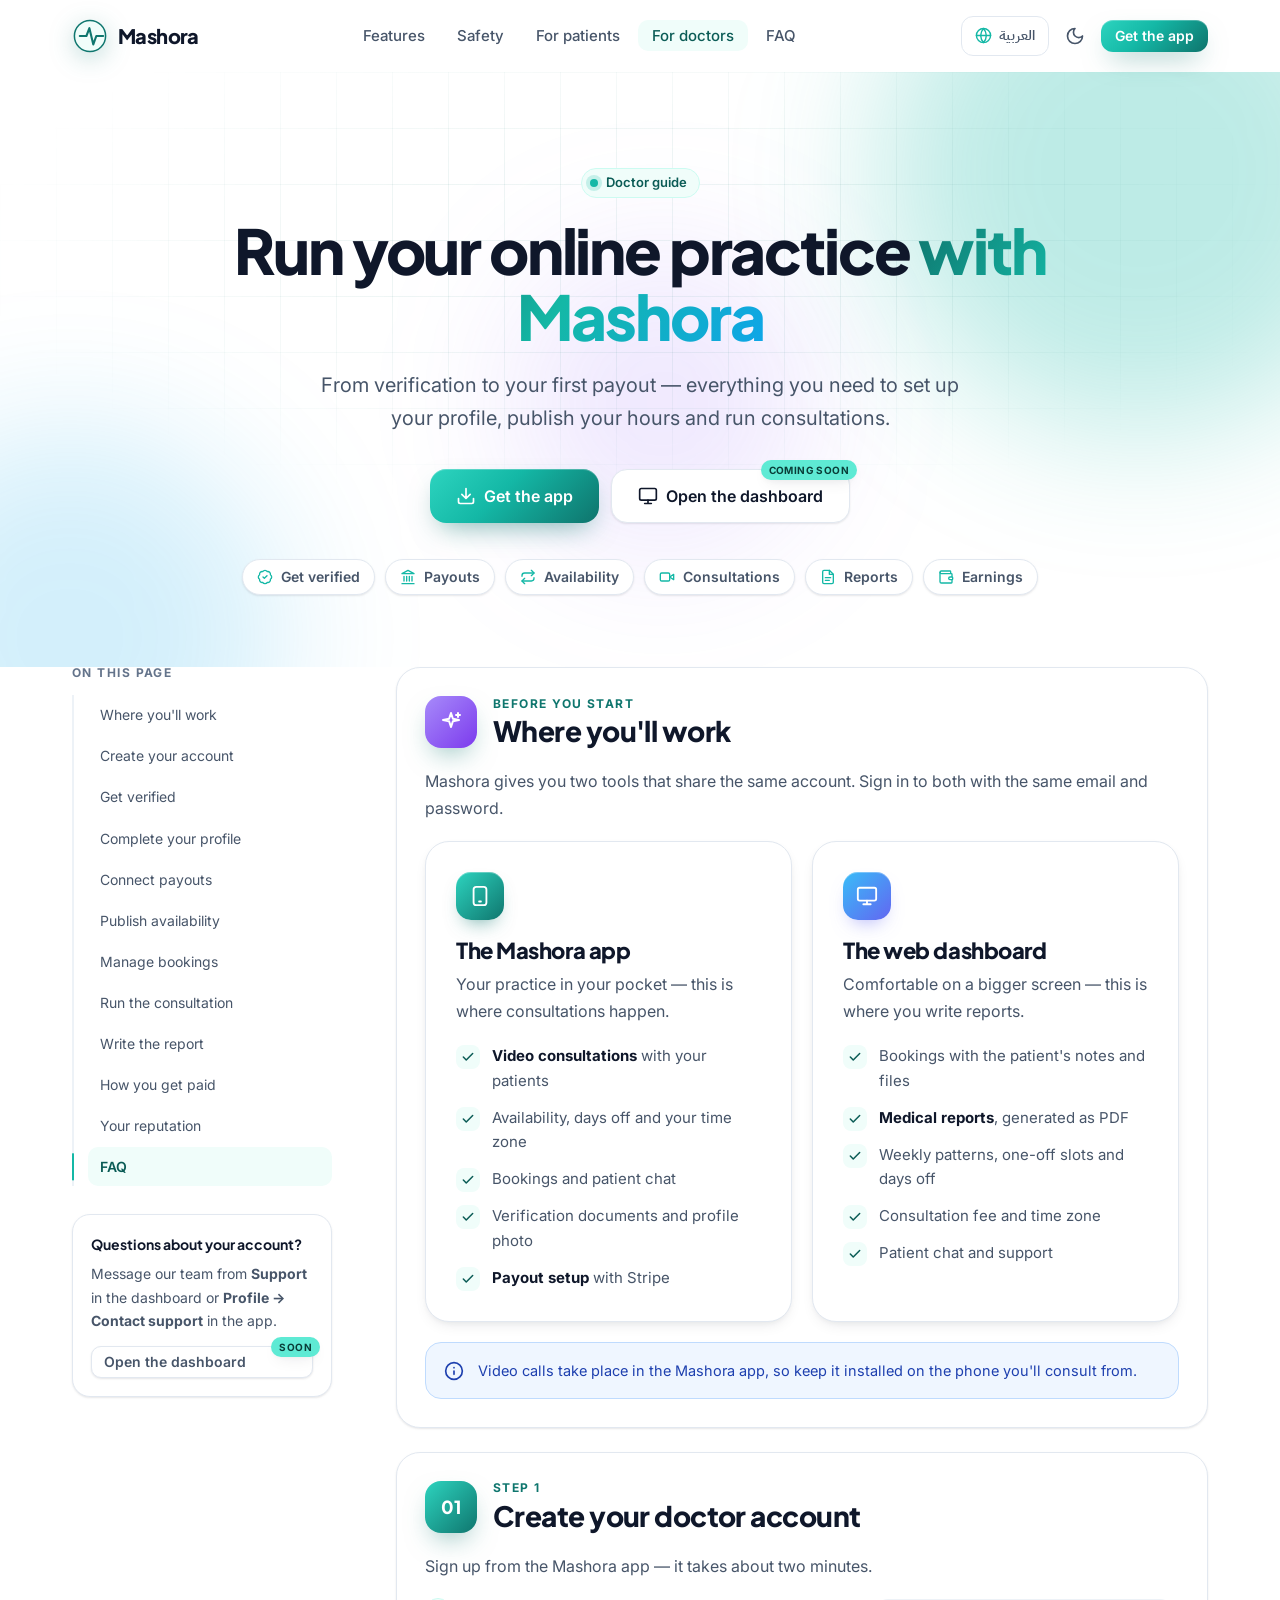
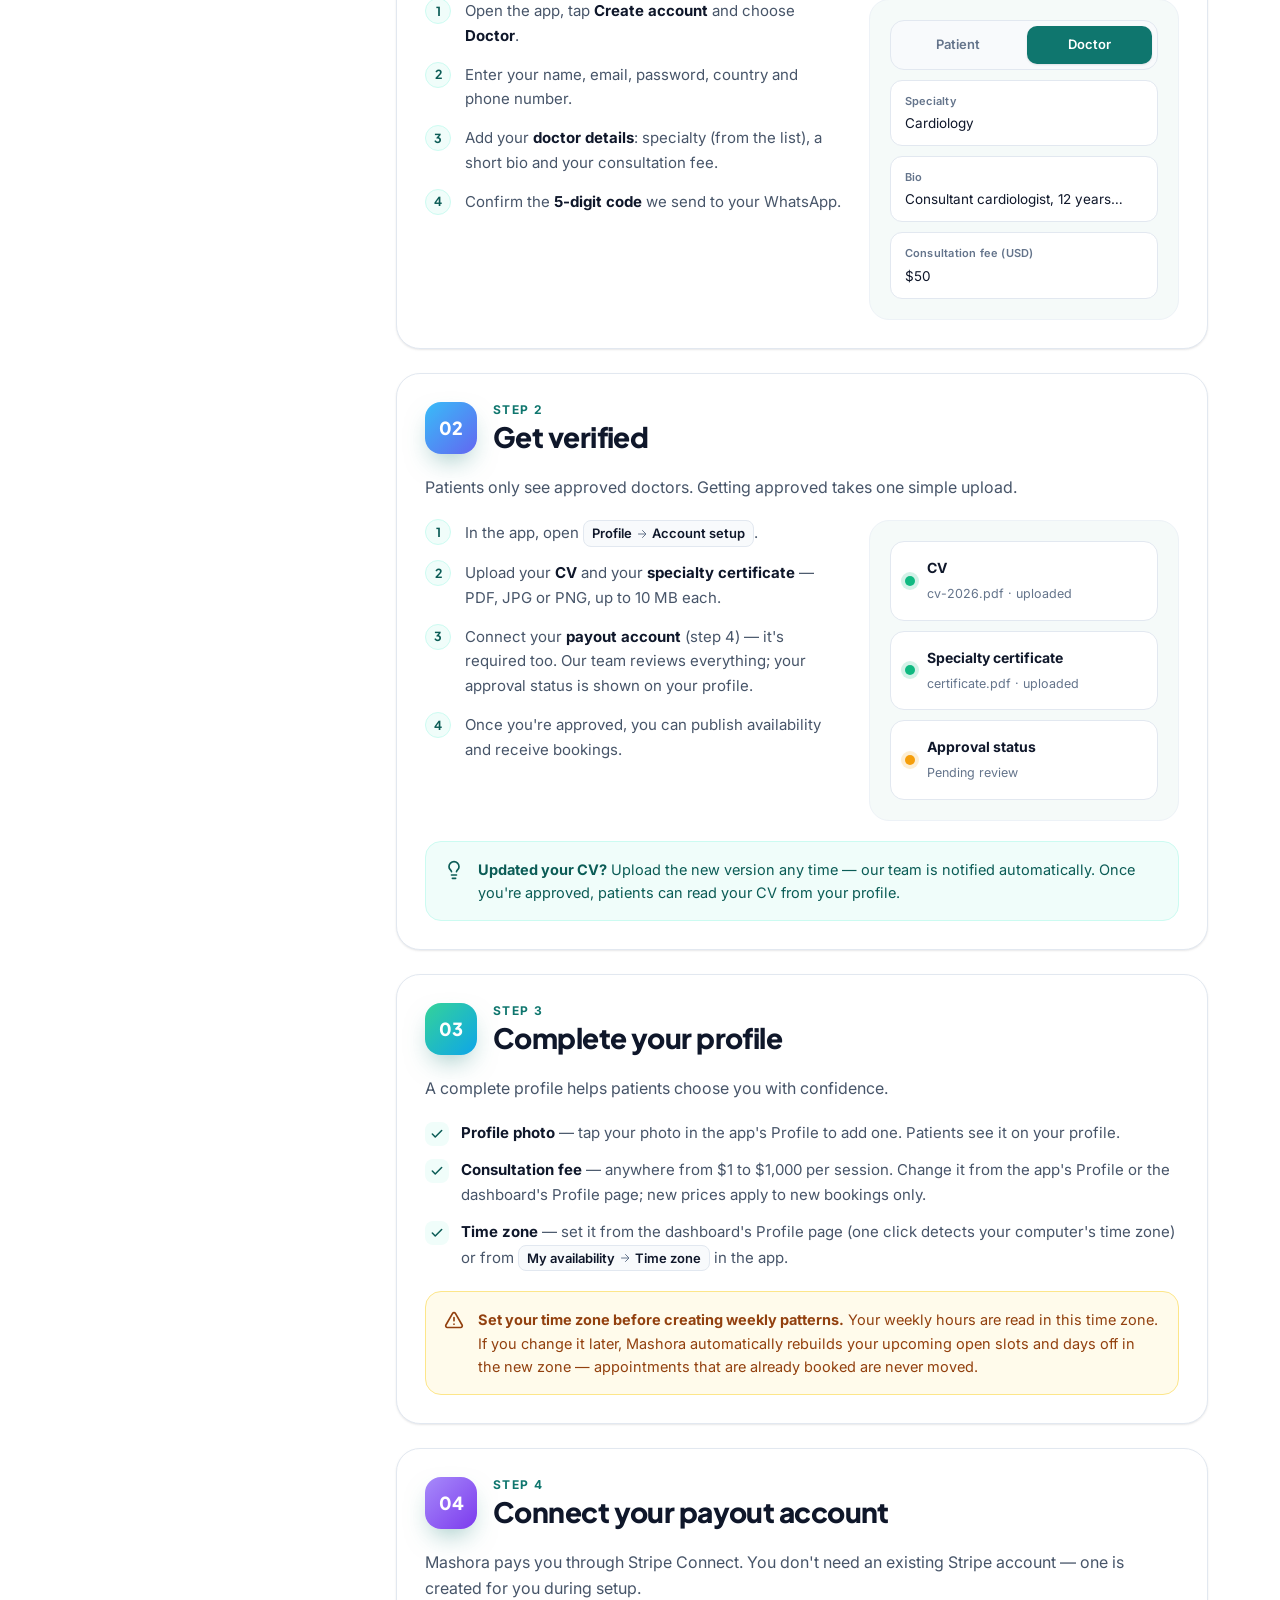
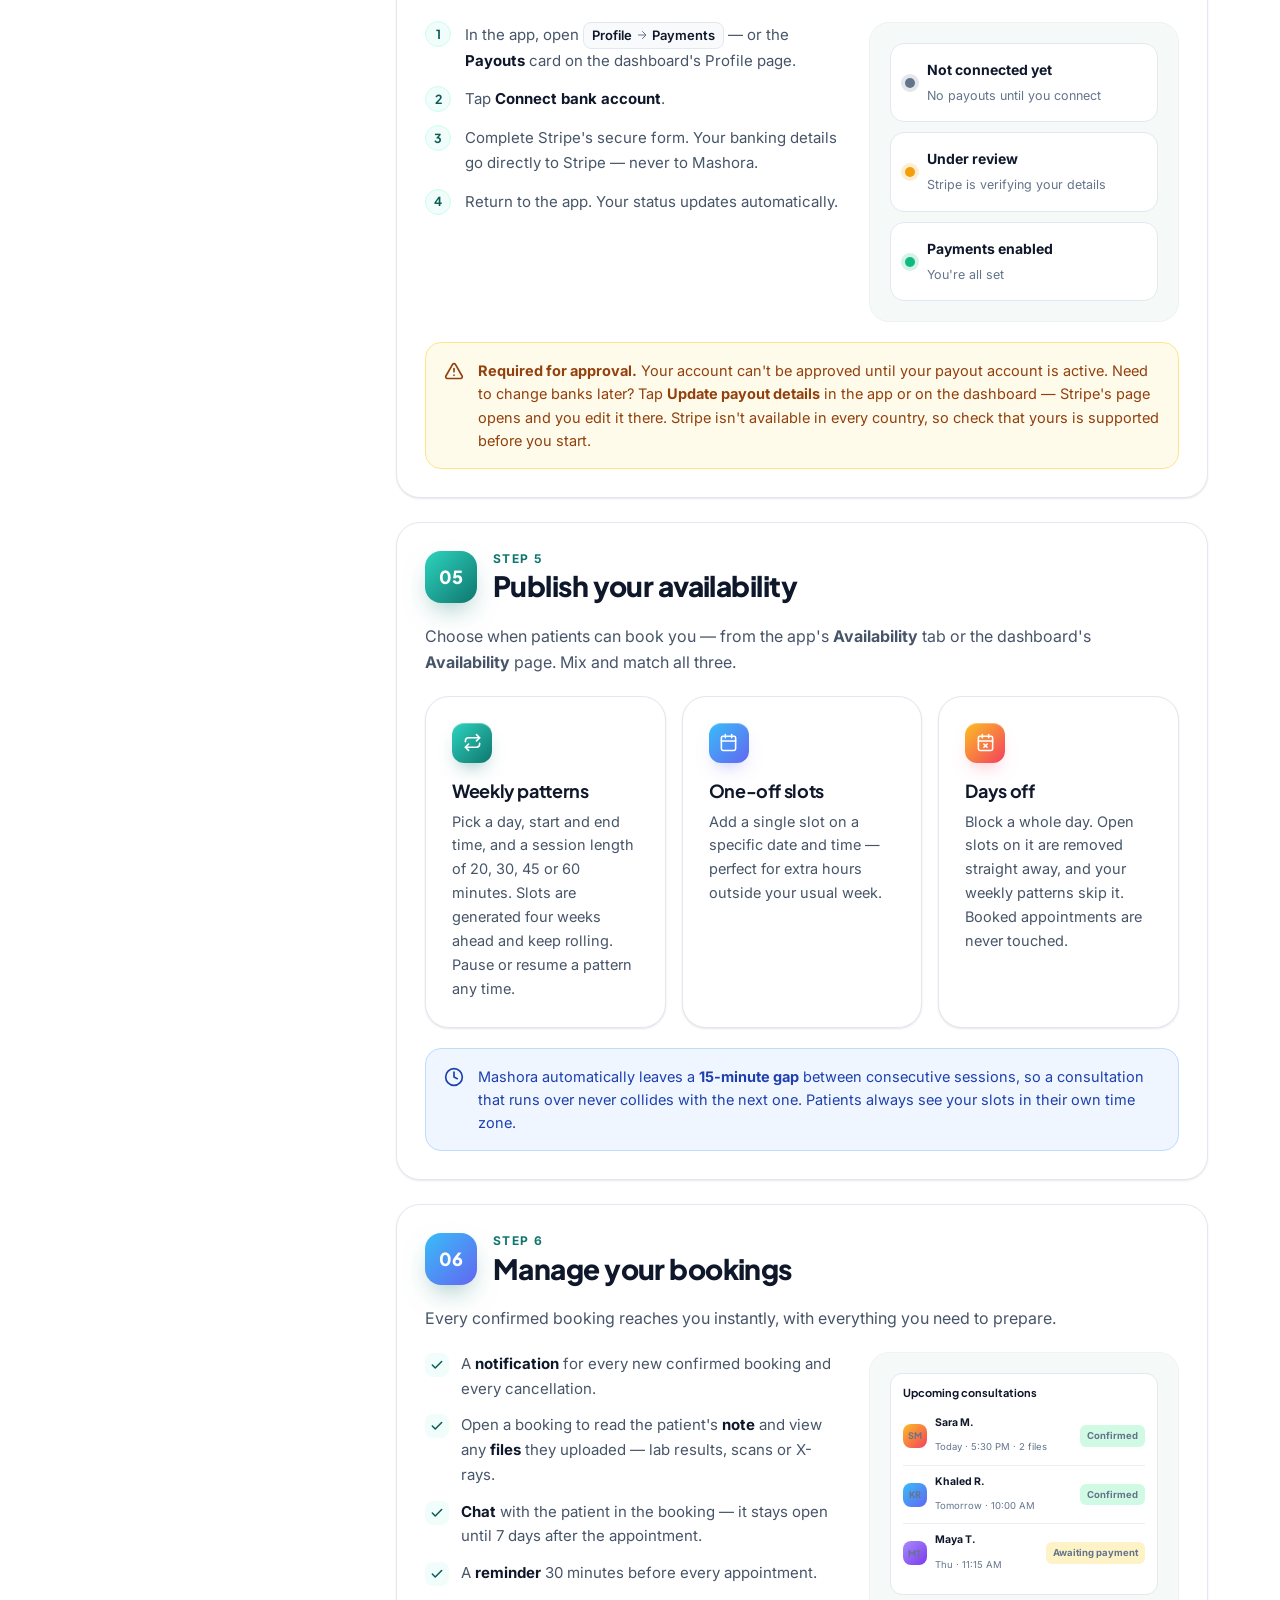
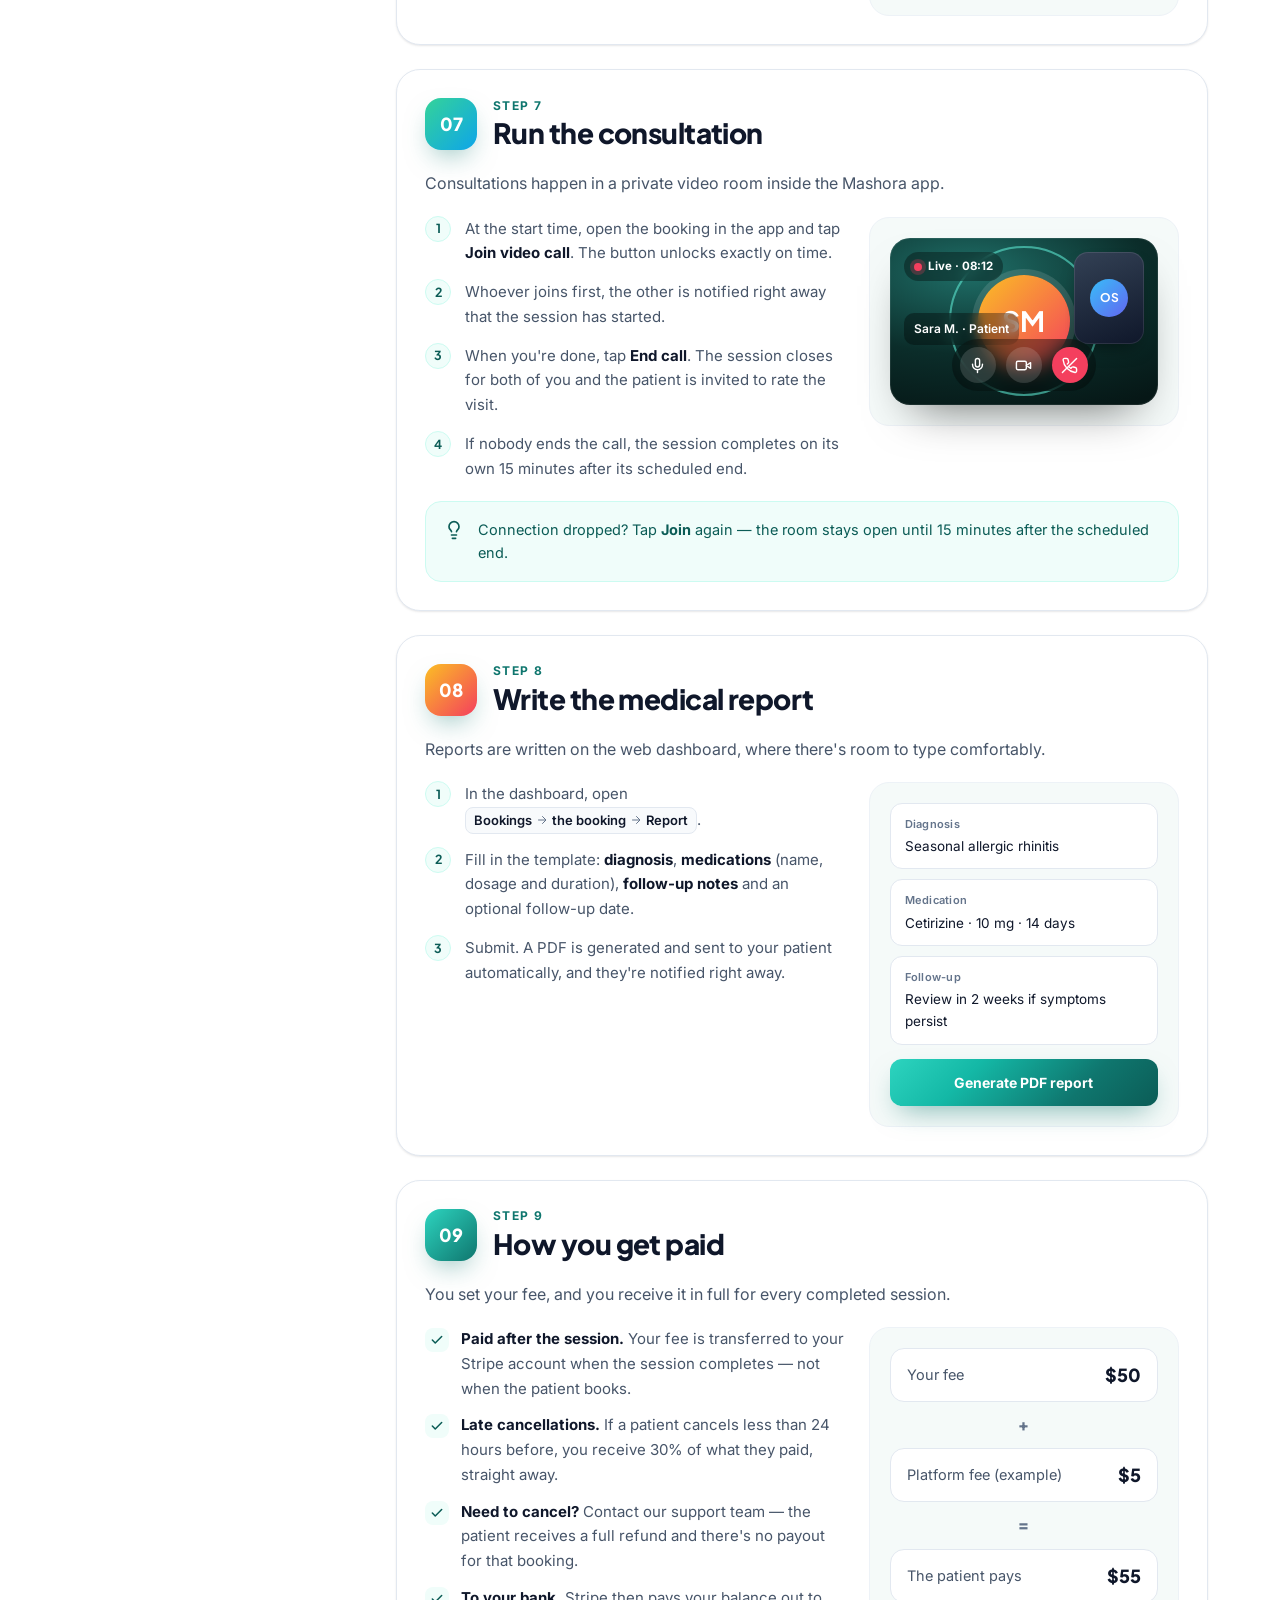
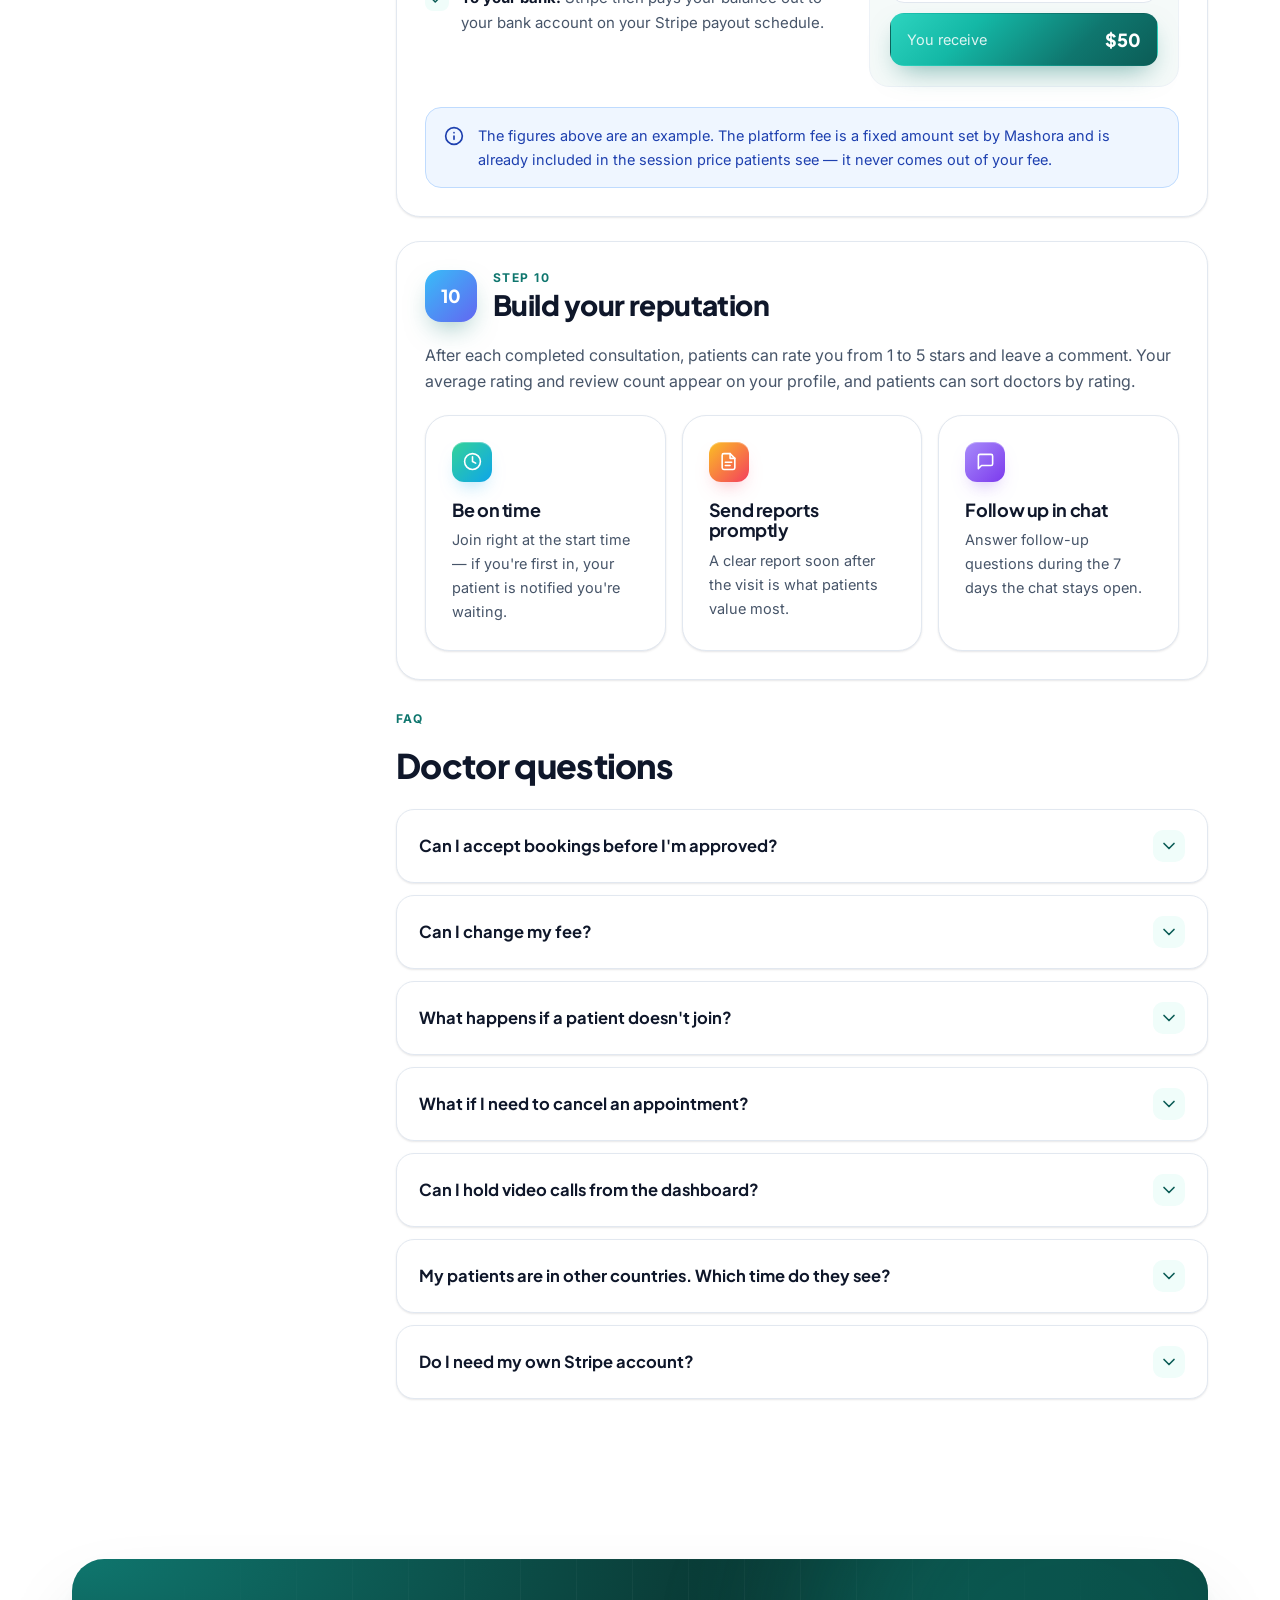
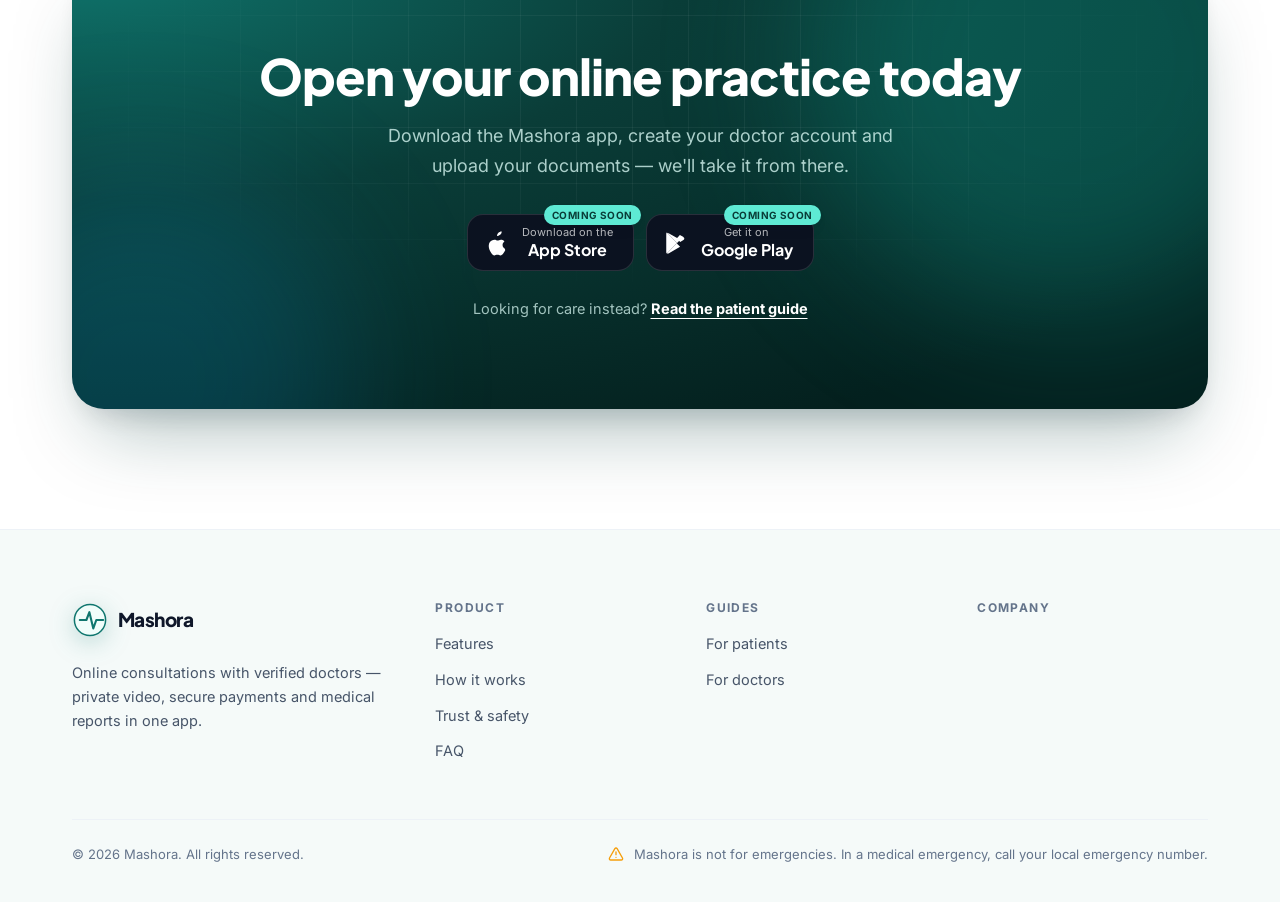
<file: doctors.html>
<!DOCTYPE html>
<html lang="en">
<head>
<meta charset="UTF-8" />
<meta name="viewport" content="width=device-width, initial-scale=1" />
<title>Doctor guide — Run your online practice with Mashora</title>
<meta name="description" content="A step-by-step guide for doctors: get verified, connect payouts, publish weekly availability, run video consultations, write medical reports and get paid after every session." />
<meta name="theme-color" content="#0f766e" />
<meta property="og:title" content="Mashora doctor guide" />
<meta property="og:description" content="From verification to your first payout — everything you need to run consultations on Mashora." />
<meta property="og:type" content="article" />
<link rel="alternate" hreflang="en" href="doctors.html" />
<link rel="alternate" hreflang="ar" href="ar/doctors.html" />
<link rel="alternate" hreflang="x-default" href="doctors.html" />
<link rel="icon" type="image/svg+xml" href="data:image/svg+xml,%3Csvg xmlns='http://www.w3.org/2000/svg' viewBox='0 0 120 120'%3E%3Ccircle cx='60' cy='60' r='52' fill='%23F0FDFA' stroke='%230F766E' stroke-width='5'/%3E%3Cpath d='M26 60h22l10-26 13 54 10-28h23' fill='none' stroke='%230F766E' stroke-width='7' stroke-linecap='round' stroke-linejoin='round'/%3E%3C/svg%3E" />
<link rel="preconnect" href="https://fonts.googleapis.com" />
<link rel="preconnect" href="https://fonts.gstatic.com" crossorigin />
<link href="https://fonts.googleapis.com/css2?family=Inter:wght@400;500;600;700&family=Plus+Jakarta+Sans:wght@600;700;800&display=swap" rel="stylesheet" />
<link href="https://fonts.googleapis.com/css2?family=IBM+Plex+Sans+Arabic:wght@600&text=%D8%A7%D9%84%D8%B9%D8%B1%D8%A8%D9%8A%D8%A9&display=swap" rel="stylesheet" />
<link rel="stylesheet" href="assets/css/styles.css" />
<script>
  document.documentElement.classList.add("js");
  try {
    var t = localStorage.getItem("mashora-theme"); if (t === "light" || t === "dark") document.documentElement.setAttribute("data-theme", t);
    var l = localStorage.getItem("mashora-lang"), alt = l && l !== document.documentElement.lang && document.querySelector('link[rel="alternate"][hreflang="' + l + '"]');
    if (alt) location.replace(alt.href + location.hash);
  } catch (e) {}
</script>
</head>
<body>
<a class="skip-link" href="#main">Skip to content</a>

<!-- ============================== NAV ============================== -->
<header class="nav" data-nav>
  <div class="container nav-inner">
    <a class="brand" href="index.html" aria-label="Mashora home"><svg class="logo" aria-hidden="true"><use href="#i-logo"/></svg>Mashora</a>
    <nav class="nav-links" aria-label="Primary">
      <a href="index.html#features">Features</a>
      <a href="index.html#safety">Safety</a>
      <a href="patients.html">For patients</a>
      <a href="doctors.html" aria-current="page">For doctors</a>
      <a href="index.html#faq">FAQ</a>
    </nav>
    <div class="nav-actions">
      <a class="lang-switch" href="ar/doctors.html" hreflang="ar" lang="ar" data-lang-switch="ar"><svg class="ic" aria-hidden="true"><use href="#i-globe"/></svg><span>العربية</span></a>
      <button class="icon-btn theme-toggle" type="button" data-theme-toggle aria-label="Toggle dark mode"><svg class="ic ic-moon" aria-hidden="true"><use href="#i-moon"/></svg><svg class="ic ic-sun" aria-hidden="true"><use href="#i-sun"/></svg></button>
      <a class="btn btn-primary btn-sm" href="index.html#download">Get the app</a>
      <button class="icon-btn nav-burger" type="button" data-menu-toggle aria-expanded="false" aria-controls="mobile-menu" aria-label="Open menu"><svg class="ic" aria-hidden="true"><use href="#i-menu"/></svg></button>
    </div>
  </div>
</header>
<div class="mobile-menu" id="mobile-menu" hidden>
  <a href="index.html#features">Features <svg class="ic" aria-hidden="true"><use href="#i-arrow"/></svg></a>
  <a href="index.html#safety">Safety <svg class="ic" aria-hidden="true"><use href="#i-arrow"/></svg></a>
  <a href="patients.html">For patients <svg class="ic" aria-hidden="true"><use href="#i-arrow"/></svg></a>
  <a href="doctors.html">For doctors <svg class="ic" aria-hidden="true"><use href="#i-arrow"/></svg></a>
  <a href="index.html#faq">FAQ <svg class="ic" aria-hidden="true"><use href="#i-arrow"/></svg></a>
  <a href="ar/doctors.html" hreflang="ar" lang="ar" data-lang-switch="ar">العربية <svg class="ic" aria-hidden="true"><use href="#i-globe"/></svg></a>
  <a class="btn btn-primary btn-lg" href="index.html#download">Get the app</a>
</div>

<main id="main">

<!-- ============================== PAGE HERO ============================== -->
<section class="page-hero">
  <div class="mesh" aria-hidden="true"><span class="b1"></span><span class="b2"></span><span class="b3"></span></div>
  <div class="grid-bg" aria-hidden="true"></div>
  <div class="container rel">
    <span class="eyebrow reveal"><span class="dot"></span>Doctor guide</span>
    <h1 class="reveal" style="--d:.06s">Run your online practice <span class="gradient-text">with Mashora</span></h1>
    <p class="lead reveal" style="--d:.12s">From verification to your first payout — everything you need to set up your profile, publish your hours and run consultations.</p>
    <div class="hero-ctas reveal" style="--d:.18s">
      <a class="btn btn-primary btn-lg" href="index.html#download"><svg class="ic" aria-hidden="true"><use href="#i-download"/></svg>Get the app</a>
      <a class="btn btn-outline btn-lg" href="#" data-link="dashboard" data-soon="Coming soon"><svg class="ic" aria-hidden="true"><use href="#i-monitor"/></svg>Open the dashboard</a>
    </div>
    <div class="jump-chips reveal" style="--d:.24s">
      <a href="#verify"><svg class="ic" aria-hidden="true"><use href="#i-verified"/></svg>Get verified</a>
      <a href="#payouts"><svg class="ic" aria-hidden="true"><use href="#i-bank"/></svg>Payouts</a>
      <a href="#availability"><svg class="ic" aria-hidden="true"><use href="#i-repeat"/></svg>Availability</a>
      <a href="#consult"><svg class="ic" aria-hidden="true"><use href="#i-video"/></svg>Consultations</a>
      <a href="#report"><svg class="ic" aria-hidden="true"><use href="#i-file"/></svg>Reports</a>
      <a href="#earnings"><svg class="ic" aria-hidden="true"><use href="#i-wallet"/></svg>Earnings</a>
    </div>
  </div>
</section>

<!-- ============================== GUIDE ============================== -->
<div class="container guide">
  <aside class="toc" aria-label="On this page">
    <h4>On this page</h4>
    <ol>
      <li><a href="#where">Where you'll work</a></li>
      <li><a href="#signup">Create your account</a></li>
      <li><a href="#verify">Get verified</a></li>
      <li><a href="#profile">Complete your profile</a></li>
      <li><a href="#payouts">Connect payouts</a></li>
      <li><a href="#availability">Publish availability</a></li>
      <li><a href="#bookings">Manage bookings</a></li>
      <li><a href="#consult">Run the consultation</a></li>
      <li><a href="#report">Write the report</a></li>
      <li><a href="#earnings">How you get paid</a></li>
      <li><a href="#reputation">Your reputation</a></li>
      <li><a href="#faq">FAQ</a></li>
    </ol>
    <div class="toc-card">
      <b>Questions about your account?</b>
      Message our team from <strong>Support</strong> in the dashboard or <strong>Profile → Contact support</strong> in the app.
      <a class="btn btn-outline btn-sm" href="#" data-link="dashboard" data-soon="Soon">Open the dashboard</a>
    </div>
  </aside>

  <div class="steps">

    <!-- WHERE -->
    <article class="step reveal" id="where">
      <div class="step-head">
        <span class="step-num g4"><svg class="ic ic-lg" aria-hidden="true"><use href="#i-sparkles"/></svg></span>
        <div><span class="eyebrow-plain">Before you start</span><h2>Where you'll work</h2></div>
      </div>
      <p class="lead">Mashora gives you two tools that share the same account. Sign in to both with the same email and password.</p>
      <div class="two-places">
        <div class="place">
          <span class="ico g1"><svg class="ic" aria-hidden="true"><use href="#i-phone"/></svg></span>
          <h3>The Mashora app</h3>
          <p>Your practice in your pocket — this is where consultations happen.</p>
          <ul class="check-list">
            <li><span class="tick"><svg class="ic" aria-hidden="true"><use href="#i-check"/></svg></span><span><b>Video consultations</b> with your patients</span></li>
            <li><span class="tick"><svg class="ic" aria-hidden="true"><use href="#i-check"/></svg></span><span>Availability, days off and your time zone</span></li>
            <li><span class="tick"><svg class="ic" aria-hidden="true"><use href="#i-check"/></svg></span><span>Bookings and patient chat</span></li>
            <li><span class="tick"><svg class="ic" aria-hidden="true"><use href="#i-check"/></svg></span><span>Verification documents and profile photo</span></li>
            <li><span class="tick"><svg class="ic" aria-hidden="true"><use href="#i-check"/></svg></span><span><b>Payout setup</b> with Stripe</span></li>
          </ul>
        </div>
        <div class="place">
          <span class="ico g2"><svg class="ic" aria-hidden="true"><use href="#i-monitor"/></svg></span>
          <h3>The web dashboard</h3>
          <p>Comfortable on a bigger screen — this is where you write reports.</p>
          <ul class="check-list">
            <li><span class="tick"><svg class="ic" aria-hidden="true"><use href="#i-check"/></svg></span><span>Bookings with the patient's notes and files</span></li>
            <li><span class="tick"><svg class="ic" aria-hidden="true"><use href="#i-check"/></svg></span><span><b>Medical reports</b>, generated as PDF</span></li>
            <li><span class="tick"><svg class="ic" aria-hidden="true"><use href="#i-check"/></svg></span><span>Weekly patterns, one-off slots and days off</span></li>
            <li><span class="tick"><svg class="ic" aria-hidden="true"><use href="#i-check"/></svg></span><span>Consultation fee and time zone</span></li>
            <li><span class="tick"><svg class="ic" aria-hidden="true"><use href="#i-check"/></svg></span><span>Patient chat and support</span></li>
          </ul>
        </div>
      </div>
      <div class="callout callout-info"><svg class="ic" aria-hidden="true"><use href="#i-info"/></svg><div>Video calls take place in the Mashora app, so keep it installed on the phone you'll consult from.</div></div>
    </article>

    <!-- 01 -->
    <article class="step reveal" id="signup">
      <div class="step-head">
        <span class="step-num g1">01</span>
        <div><span class="eyebrow-plain">Step 1</span><h2>Create your doctor account</h2></div>
      </div>
      <p class="lead">Sign up from the Mashora app — it takes about two minutes.</p>
      <div class="step-body has-visual">
        <ol class="numbered">
          <li>Open the app, tap <b>Create account</b> and choose <b>Doctor</b>.</li>
          <li>Enter your name, email, password, country and phone number.</li>
          <li>Add your <b>doctor details</b>: specialty (from the list), a short bio and your consultation fee.</li>
          <li>Confirm the <b>5-digit code</b> we send to your WhatsApp.</li>
        </ol>
        <div class="visual-card" aria-hidden="true">
          <div class="ui-form">
            <div class="ui-seg"><span>Patient</span><span class="on">Doctor</span></div>
            <div class="ui-field"><b>Specialty</b><span>Cardiology</span></div>
            <div class="ui-field"><b>Bio</b><span>Consultant cardiologist, 12 years…</span></div>
            <div class="ui-field"><b>Consultation fee (USD)</b><span>$50</span></div>
          </div>
        </div>
      </div>
    </article>

    <!-- 02 -->
    <article class="step reveal" id="verify">
      <div class="step-head">
        <span class="step-num g2">02</span>
        <div><span class="eyebrow-plain">Step 2</span><h2>Get verified</h2></div>
      </div>
      <p class="lead">Patients only see approved doctors. Getting approved takes one simple upload.</p>
      <div class="step-body has-visual">
        <ol class="numbered">
          <li>In the app, open <span class="path">Profile <svg class="ic" aria-hidden="true"><use href="#i-arrow"/></svg> Account setup</span>.</li>
          <li>Upload your <b>CV</b> and your <b>specialty certificate</b> — PDF, JPG or PNG, up to 10 MB each.</li>
          <li>Connect your <b>payout account</b> (step 4) — it's required too. Our team reviews everything; your approval status is shown on your profile.</li>
          <li>Once you're approved, you can publish availability and receive bookings.</li>
        </ol>
        <div class="visual-card" aria-hidden="true">
          <div class="ui-status"><span class="dot-state green"></span><div><b>CV</b><span>cv-2026.pdf · uploaded</span></div></div>
          <div class="ui-status"><span class="dot-state green"></span><div><b>Specialty certificate</b><span>certificate.pdf · uploaded</span></div></div>
          <div class="ui-status"><span class="dot-state amber"></span><div><b>Approval status</b><span>Pending review</span></div></div>
        </div>
      </div>
      <div class="callout callout-tip"><svg class="ic" aria-hidden="true"><use href="#i-bulb"/></svg><div><b>Updated your CV?</b> Upload the new version any time — our team is notified automatically. Once you're approved, patients can read your CV from your profile.</div></div>
    </article>

    <!-- 03 -->
    <article class="step reveal" id="profile">
      <div class="step-head">
        <span class="step-num g5">03</span>
        <div><span class="eyebrow-plain">Step 3</span><h2>Complete your profile</h2></div>
      </div>
      <p class="lead">A complete profile helps patients choose you with confidence.</p>
      <ul class="check-list">
        <li><span class="tick"><svg class="ic" aria-hidden="true"><use href="#i-check"/></svg></span><span><b>Profile photo</b> — tap your photo in the app's Profile to add one. Patients see it on your profile.</span></li>
        <li><span class="tick"><svg class="ic" aria-hidden="true"><use href="#i-check"/></svg></span><span><b>Consultation fee</b> — anywhere from $1 to $1,000 per session. Change it from the app's Profile or the dashboard's Profile page; new prices apply to new bookings only.</span></li>
        <li><span class="tick"><svg class="ic" aria-hidden="true"><use href="#i-check"/></svg></span><span><b>Time zone</b> — set it from the dashboard's Profile page (one click detects your computer's time zone) or from <span class="path">My availability <svg class="ic" aria-hidden="true"><use href="#i-arrow"/></svg> Time zone</span> in the app.</span></li>
      </ul>
      <div class="callout callout-warn"><svg class="ic" aria-hidden="true"><use href="#i-alert"/></svg><div><b>Set your time zone before creating weekly patterns.</b> Your weekly hours are read in this time zone. If you change it later, Mashora automatically rebuilds your upcoming open slots and days off in the new zone — appointments that are already booked are never moved.</div></div>
    </article>

    <!-- 04 -->
    <article class="step reveal" id="payouts">
      <div class="step-head">
        <span class="step-num g4">04</span>
        <div><span class="eyebrow-plain">Step 4</span><h2>Connect your payout account</h2></div>
      </div>
      <p class="lead">Mashora pays you through Stripe Connect. You don't need an existing Stripe account — one is created for you during setup.</p>
      <div class="step-body has-visual">
        <ol class="numbered">
          <li>In the app, open <span class="path">Profile <svg class="ic" aria-hidden="true"><use href="#i-arrow"/></svg> Payments</span> — or the <b>Payouts</b> card on the dashboard's Profile page.</li>
          <li>Tap <b>Connect bank account</b>.</li>
          <li>Complete Stripe's secure form. Your banking details go directly to Stripe — never to Mashora.</li>
          <li>Return to the app. Your status updates automatically.</li>
        </ol>
        <div class="visual-card" aria-hidden="true">
          <div class="ui-status"><span class="dot-state gray"></span><div><b>Not connected yet</b><span>No payouts until you connect</span></div></div>
          <div class="ui-status"><span class="dot-state amber"></span><div><b>Under review</b><span>Stripe is verifying your details</span></div></div>
          <div class="ui-status"><span class="dot-state green"></span><div><b>Payments enabled</b><span>You're all set</span></div></div>
        </div>
      </div>
      <div class="callout callout-warn"><svg class="ic" aria-hidden="true"><use href="#i-alert"/></svg><div><b>Required for approval.</b> Your account can't be approved until your payout account is active. Need to change banks later? Tap <b>Update payout details</b> in the app or on the dashboard — Stripe's page opens and you edit it there. Stripe isn't available in every country, so check that yours is supported before you start.</div></div>
    </article>

    <!-- 05 -->
    <article class="step reveal" id="availability">
      <div class="step-head">
        <span class="step-num g1">05</span>
        <div><span class="eyebrow-plain">Step 5</span><h2>Publish your availability</h2></div>
      </div>
      <p class="lead">Choose when patients can book you — from the app's <b>Availability</b> tab or the dashboard's <b>Availability</b> page. Mix and match all three.</p>
      <div class="cards c3">
        <div class="card"><span class="ico ico-sm g1"><svg class="ic" aria-hidden="true"><use href="#i-repeat"/></svg></span><h3>Weekly patterns</h3><p>Pick a day, start and end time, and a session length of 20, 30, 45 or 60 minutes. Slots are generated four weeks ahead and keep rolling. Pause or resume a pattern any time.</p></div>
        <div class="card"><span class="ico ico-sm g2"><svg class="ic" aria-hidden="true"><use href="#i-calendar"/></svg></span><h3>One-off slots</h3><p>Add a single slot on a specific date and time — perfect for extra hours outside your usual week.</p></div>
        <div class="card"><span class="ico ico-sm g3"><svg class="ic" aria-hidden="true"><use href="#i-cal-x"/></svg></span><h3>Days off</h3><p>Block a whole day. Open slots on it are removed straight away, and your weekly patterns skip it. Booked appointments are never touched.</p></div>
      </div>
      <div class="callout callout-info"><svg class="ic" aria-hidden="true"><use href="#i-clock"/></svg><div>Mashora automatically leaves a <b>15-minute gap</b> between consecutive sessions, so a consultation that runs over never collides with the next one. Patients always see your slots in their own time zone.</div></div>
    </article>

    <!-- 06 -->
    <article class="step reveal" id="bookings">
      <div class="step-head">
        <span class="step-num g2">06</span>
        <div><span class="eyebrow-plain">Step 6</span><h2>Manage your bookings</h2></div>
      </div>
      <p class="lead">Every confirmed booking reaches you instantly, with everything you need to prepare.</p>
      <div class="step-body has-visual">
        <ul class="check-list">
          <li><span class="tick"><svg class="ic" aria-hidden="true"><use href="#i-check"/></svg></span><span>A <b>notification</b> for every new confirmed booking and every cancellation.</span></li>
          <li><span class="tick"><svg class="ic" aria-hidden="true"><use href="#i-check"/></svg></span><span>Open a booking to read the patient's <b>note</b> and view any <b>files</b> they uploaded — lab results, scans or X-rays.</span></li>
          <li><span class="tick"><svg class="ic" aria-hidden="true"><use href="#i-check"/></svg></span><span><b>Chat</b> with the patient in the booking — it stays open until 7 days after the appointment.</span></li>
          <li><span class="tick"><svg class="ic" aria-hidden="true"><use href="#i-check"/></svg></span><span>A <b>reminder</b> 30 minutes before every appointment.</span></li>
        </ul>
        <div class="visual-card" aria-hidden="true">
          <div class="dash-card" style="background:var(--surface);border-color:var(--border)">
            <h5>Upcoming consultations</h5>
            <div class="bk"><span class="av g3">SM</span><div><b>Sara M.</b><span>Today · 5:30 PM · 2 files</span></div><span class="pill pill-green">Confirmed</span></div>
            <div class="bk"><span class="av g2">KR</span><div><b>Khaled R.</b><span>Tomorrow · 10:00 AM</span></div><span class="pill pill-green">Confirmed</span></div>
            <div class="bk"><span class="av g4">MT</span><div><b>Maya T.</b><span>Thu · 11:15 AM</span></div><span class="pill pill-amber">Awaiting payment</span></div>
          </div>
        </div>
      </div>
    </article>

    <!-- 07 -->
    <article class="step reveal" id="consult">
      <div class="step-head">
        <span class="step-num g5">07</span>
        <div><span class="eyebrow-plain">Step 7</span><h2>Run the consultation</h2></div>
      </div>
      <p class="lead">Consultations happen in a private video room inside the Mashora app.</p>
      <div class="step-body has-visual">
        <ol class="numbered">
          <li>At the start time, open the booking in the app and tap <b>Join video call</b>. The button unlocks exactly on time.</li>
          <li>Whoever joins first, the other is notified right away that the session has started.</li>
          <li>When you're done, tap <b>End call</b>. The session closes for both of you and the patient is invited to rate the visit.</li>
          <li>If nobody ends the call, the session completes on its own 15 minutes after its scheduled end.</li>
        </ol>
        <div class="visual-card" aria-hidden="true">
          <div class="call" style="margin-top:0">
            <div class="call-remote"><span class="ring"></span><span class="ring r2"></span><div class="av av-xl g3">SM</div></div>
            <span class="call-live"><i></i>Live · 08:12</span>
            <div class="call-self"><div class="av av-round g2">OS</div></div>
            <span class="call-name">Sara M. · Patient</span>
            <div class="call-bar">
              <i><svg class="ic" aria-hidden="true"><use href="#i-mic"/></svg></i>
              <i><svg class="ic" aria-hidden="true"><use href="#i-cam"/></svg></i>
              <i class="end"><svg class="ic" aria-hidden="true"><use href="#i-phone-off"/></svg></i>
            </div>
          </div>
        </div>
      </div>
      <div class="callout callout-tip"><svg class="ic" aria-hidden="true"><use href="#i-bulb"/></svg><div>Connection dropped? Tap <b>Join</b> again — the room stays open until 15 minutes after the scheduled end.</div></div>
    </article>

    <!-- 08 -->
    <article class="step reveal" id="report">
      <div class="step-head">
        <span class="step-num g3">08</span>
        <div><span class="eyebrow-plain">Step 8</span><h2>Write the medical report</h2></div>
      </div>
      <p class="lead">Reports are written on the web dashboard, where there's room to type comfortably.</p>
      <div class="step-body has-visual">
        <ol class="numbered">
          <li>In the dashboard, open <span class="path">Bookings <svg class="ic" aria-hidden="true"><use href="#i-arrow"/></svg> the booking <svg class="ic" aria-hidden="true"><use href="#i-arrow"/></svg> Report</span>.</li>
          <li>Fill in the template: <b>diagnosis</b>, <b>medications</b> (name, dosage and duration), <b>follow-up notes</b> and an optional follow-up date.</li>
          <li>Submit. A PDF is generated and sent to your patient automatically, and they're notified right away.</li>
        </ol>
        <div class="visual-card" aria-hidden="true">
          <div class="ui-form">
            <div class="ui-field"><b>Diagnosis</b><span>Seasonal allergic rhinitis</span></div>
            <div class="ui-field"><b>Medication</b><span>Cetirizine · 10 mg · 14 days</span></div>
            <div class="ui-field"><b>Follow-up</b><span>Review in 2 weeks if symptoms persist</span></div>
          </div>
          <span class="ui-btn">Generate PDF report</span>
        </div>
      </div>
    </article>

    <!-- 09 -->
    <article class="step reveal" id="earnings">
      <div class="step-head">
        <span class="step-num g1">09</span>
        <div><span class="eyebrow-plain">Step 9</span><h2>How you get paid</h2></div>
      </div>
      <p class="lead">You set your fee, and you receive it in full for every completed session.</p>
      <div class="step-body has-visual">
        <ul class="check-list">
          <li><span class="tick"><svg class="ic" aria-hidden="true"><use href="#i-check"/></svg></span><span><b>Paid after the session.</b> Your fee is transferred to your Stripe account when the session completes — not when the patient books.</span></li>
          <li><span class="tick"><svg class="ic" aria-hidden="true"><use href="#i-check"/></svg></span><span><b>Late cancellations.</b> If a patient cancels less than 24 hours before, you receive 30% of what they paid, straight away.</span></li>
          <li><span class="tick"><svg class="ic" aria-hidden="true"><use href="#i-check"/></svg></span><span><b>Need to cancel?</b> Contact our support team — the patient receives a full refund and there's no payout for that booking.</span></li>
          <li><span class="tick"><svg class="ic" aria-hidden="true"><use href="#i-check"/></svg></span><span><b>To your bank.</b> Stripe then pays your balance out to your bank account on your Stripe payout schedule.</span></li>
        </ul>
        <div class="visual-card" aria-hidden="true">
          <div class="money">
            <div class="money-row"><span>Your fee</span><b>$50</b></div>
            <div class="money-op">+</div>
            <div class="money-row"><span>Platform fee (example)</span><b>$5</b></div>
            <div class="money-op">=</div>
            <div class="money-row"><span>The patient pays</span><b>$55</b></div>
            <div class="money-row hi"><span>You receive</span><b>$50</b></div>
          </div>
        </div>
      </div>
      <div class="callout callout-info"><svg class="ic" aria-hidden="true"><use href="#i-info"/></svg><div>The figures above are an example. The platform fee is a fixed amount set by Mashora and is already included in the session price patients see — it never comes out of your fee.</div></div>
    </article>

    <!-- 10 -->
    <article class="step reveal" id="reputation">
      <div class="step-head">
        <span class="step-num g2">10</span>
        <div><span class="eyebrow-plain">Step 10</span><h2>Build your reputation</h2></div>
      </div>
      <p class="lead">After each completed consultation, patients can rate you from 1 to 5 stars and leave a comment. Your average rating and review count appear on your profile, and patients can sort doctors by rating.</p>
      <div class="cards c3">
        <div class="card"><span class="ico ico-sm g5"><svg class="ic" aria-hidden="true"><use href="#i-clock"/></svg></span><h3>Be on time</h3><p>Join right at the start time — if you're first in, your patient is notified you're waiting.</p></div>
        <div class="card"><span class="ico ico-sm g3"><svg class="ic" aria-hidden="true"><use href="#i-file"/></svg></span><h3>Send reports promptly</h3><p>A clear report soon after the visit is what patients value most.</p></div>
        <div class="card"><span class="ico ico-sm g4"><svg class="ic" aria-hidden="true"><use href="#i-chat"/></svg></span><h3>Follow up in chat</h3><p>Answer follow-up questions during the 7 days the chat stays open.</p></div>
      </div>
    </article>

    <!-- FAQ -->
    <section id="faq" class="reveal" style="scroll-margin-top:calc(var(--nav-h) + 20px)">
      <div class="section-head left" style="margin-bottom:24px">
        <span class="eyebrow-plain">FAQ</span>
        <h2 style="font-size:clamp(26px,3vw,34px)">Doctor questions</h2>
      </div>
      <div class="faq" style="margin-inline:0">
        <details>
          <summary>Can I accept bookings before I'm approved?<span class="chev"><svg class="ic" aria-hidden="true"><use href="#i-chev"/></svg></span></summary>
          <div class="answer"><p>No. Your profile becomes visible to patients, and you can publish availability, once our team has approved your CV and specialty certificate.</p></div>
        </details>
        <details>
          <summary>Can I change my fee?<span class="chev"><svg class="ic" aria-hidden="true"><use href="#i-chev"/></svg></span></summary>
          <div class="answer"><p>Yes, any time, from the app or the dashboard. The new fee applies to new bookings — existing bookings keep the price they were made at.</p></div>
        </details>
        <details>
          <summary>What happens if a patient doesn't join?<span class="chev"><svg class="ic" aria-hidden="true"><use href="#i-chev"/></svg></span></summary>
          <div class="answer"><p>The session closes automatically 15 minutes after its scheduled end and is treated as completed — including your payout.</p></div>
        </details>
        <details>
          <summary>What if I need to cancel an appointment?<span class="chev"><svg class="ic" aria-hidden="true"><use href="#i-chev"/></svg></span></summary>
          <div class="answer"><p>Contact our support team from the dashboard or the app. We'll cancel the booking and fully refund your patient, who is notified automatically.</p></div>
        </details>
        <details>
          <summary>Can I hold video calls from the dashboard?<span class="chev"><svg class="ic" aria-hidden="true"><use href="#i-chev"/></svg></span></summary>
          <div class="answer"><p>Video calls take place in the Mashora app. The dashboard is for bookings, reports, availability and your profile settings.</p></div>
        </details>
        <details>
          <summary>My patients are in other countries. Which time do they see?<span class="chev"><svg class="ic" aria-hidden="true"><use href="#i-chev"/></svg></span></summary>
          <div class="answer"><p>Their own. You set your hours in your time zone, and every patient sees your slots converted to the local time of their phone.</p></div>
        </details>
        <details>
          <summary>Do I need my own Stripe account?<span class="chev"><svg class="ic" aria-hidden="true"><use href="#i-chev"/></svg></span></summary>
          <div class="answer"><p>No. When you tap “Connect bank account”, Stripe creates your payout account for you as part of the setup form.</p></div>
        </details>
      </div>
    </section>

  </div>
</div>

<!-- ============================== CTA ============================== -->
<section class="section">
  <div class="container">
    <div class="cta reveal">
      <div class="mesh" aria-hidden="true"><span class="b1"></span><span class="b2"></span></div>
      <div class="grid-bg" aria-hidden="true"></div>
      <h2>Open your online practice today</h2>
      <p>Download the Mashora app, create your doctor account and upload your documents — we'll take it from there.</p>
      <div class="stores">
        <a class="store-btn" href="#" data-link="appStore" data-soon="Coming soon"><svg class="ic ic-fill" aria-hidden="true"><use href="#i-apple"/></svg><span><small>Download on the</small><strong>App Store</strong></span></a>
        <a class="store-btn" href="#" data-link="googlePlay" data-soon="Coming soon"><svg class="ic ic-fill" aria-hidden="true"><use href="#i-play"/></svg><span><small>Get it on</small><strong>Google Play</strong></span></a>
      </div>
      <p class="sub-cta">Looking for care instead? <a href="patients.html">Read the patient guide</a></p>
    </div>
  </div>
</section>

</main>

<!-- ============================== FOOTER ============================== -->
<footer class="footer">
  <div class="container">
    <div class="footer-grid">
      <div>
        <a class="brand" href="index.html"><svg class="logo" aria-hidden="true"><use href="#i-logo"/></svg>Mashora</a>
        <p class="footer-about">Online consultations with verified doctors — private video, secure payments and medical reports in one app.</p>
      </div>
      <div>
        <h4>Product</h4>
        <ul>
          <li><a href="index.html#features">Features</a></li>
          <li><a href="index.html#how-it-works">How it works</a></li>
          <li><a href="index.html#safety">Trust &amp; safety</a></li>
          <li><a href="index.html#faq">FAQ</a></li>
        </ul>
      </div>
      <div>
        <h4>Guides</h4>
        <ul>
          <li><a href="patients.html">For patients</a></li>
          <li><a href="doctors.html">For doctors</a></li>
          <li><a href="#" data-link="dashboard" data-hide-empty>Doctor dashboard</a></li>
        </ul>
      </div>
      <div>
        <h4>Company</h4>
        <ul>
          <li><a href="#" data-link="supportEmail" data-hide-empty>Contact support</a></li>
          <li><a href="#" data-link="privacy" data-hide-empty>Privacy policy</a></li>
          <li><a href="#" data-link="terms" data-hide-empty>Terms of service</a></li>
        </ul>
      </div>
    </div>
    <div class="footer-bottom">
      <p>© <span data-year></span> Mashora. All rights reserved.</p>
      <p class="disclaimer"><svg class="ic" aria-hidden="true"><use href="#i-alert"/></svg>Mashora is not for emergencies. In a medical emergency, call your local emergency number.</p>
    </div>
  </div>
</footer>

<script src="assets/js/config.js"></script>
<script src="assets/js/main.js"></script>
</body>
</html>
</file>
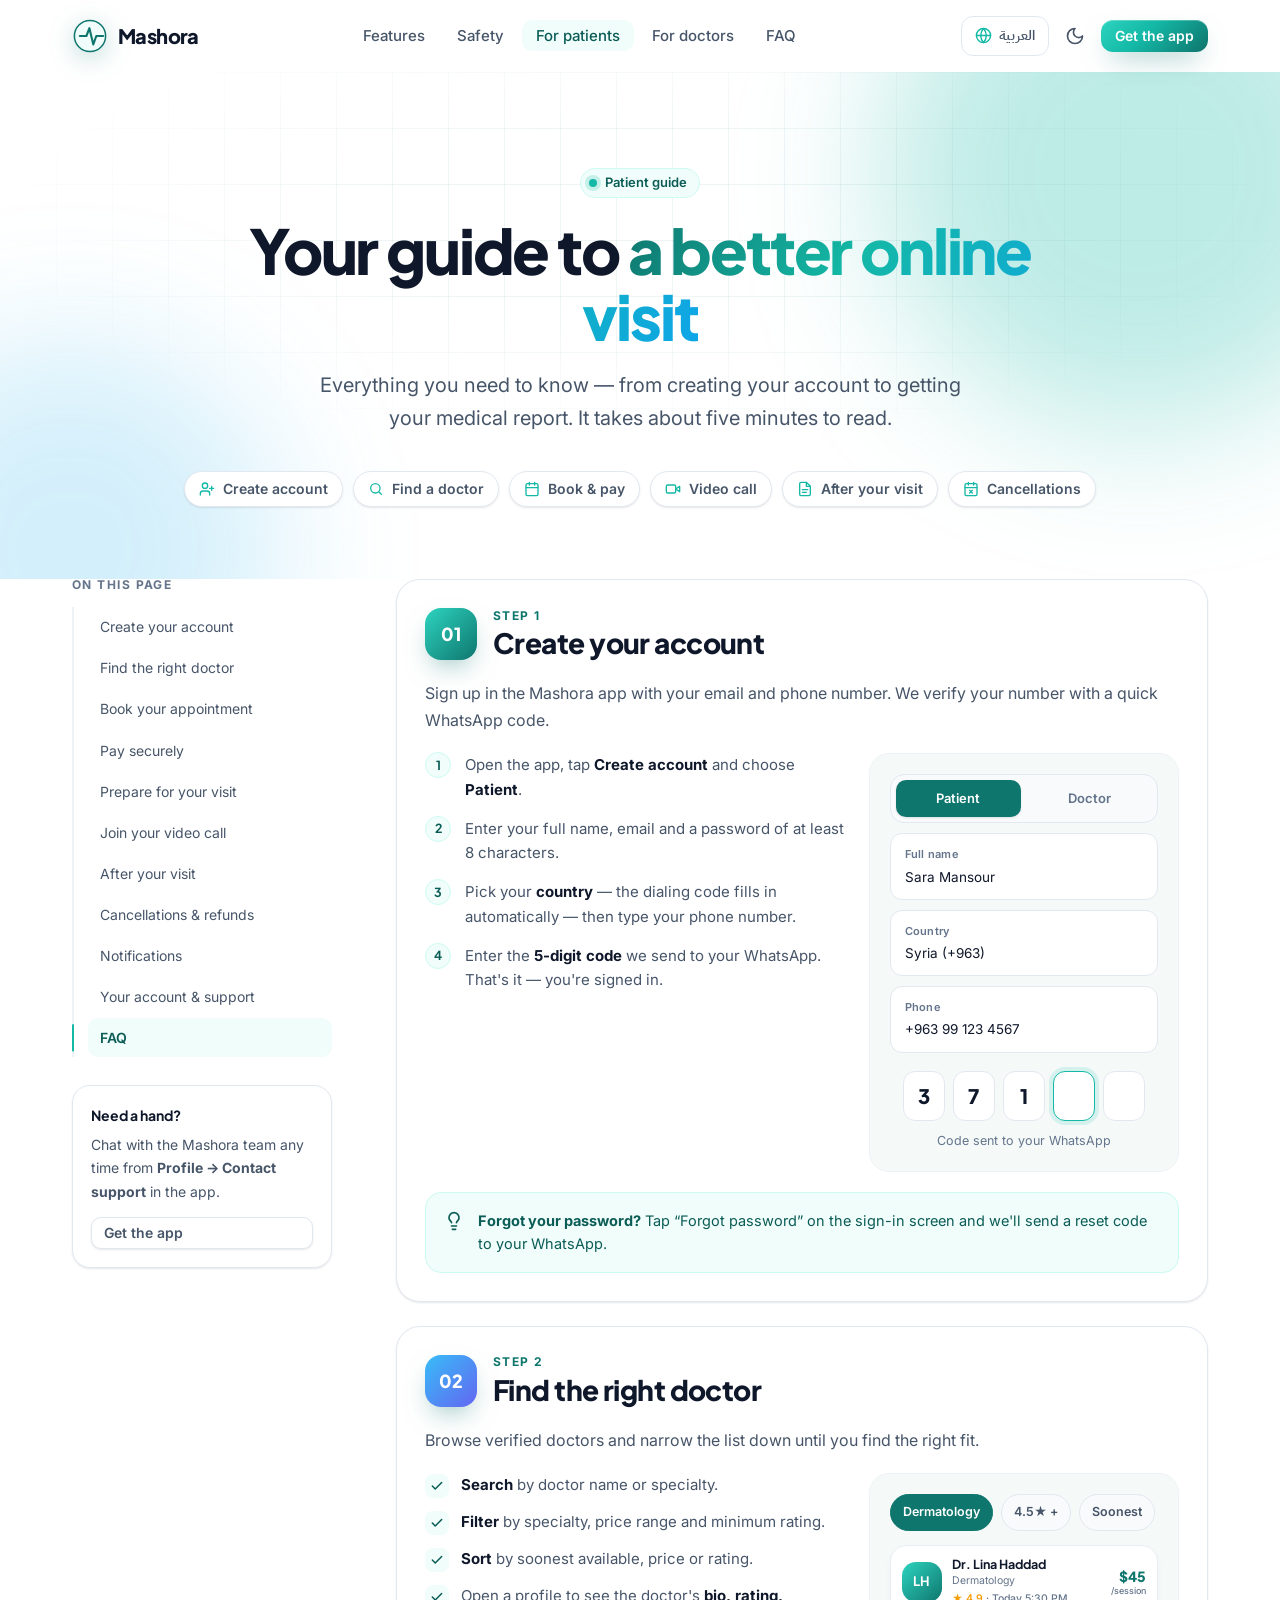
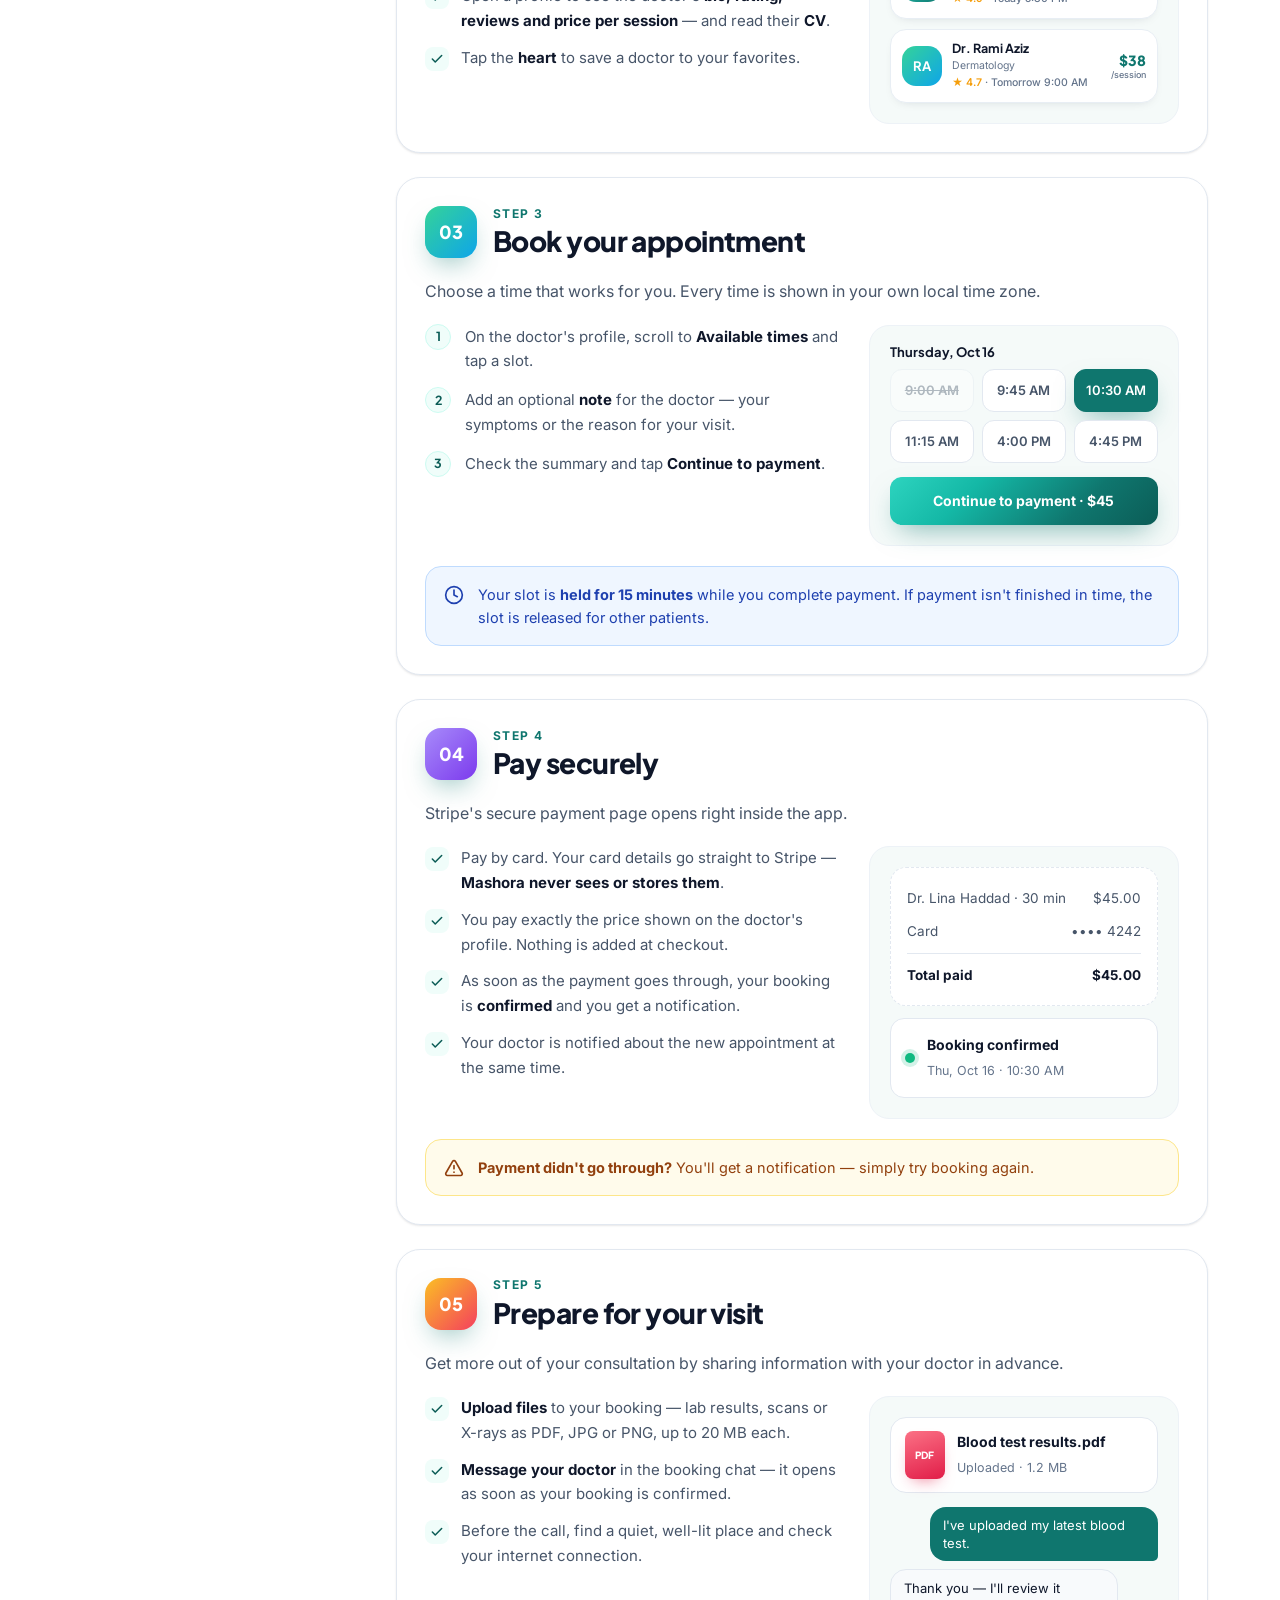
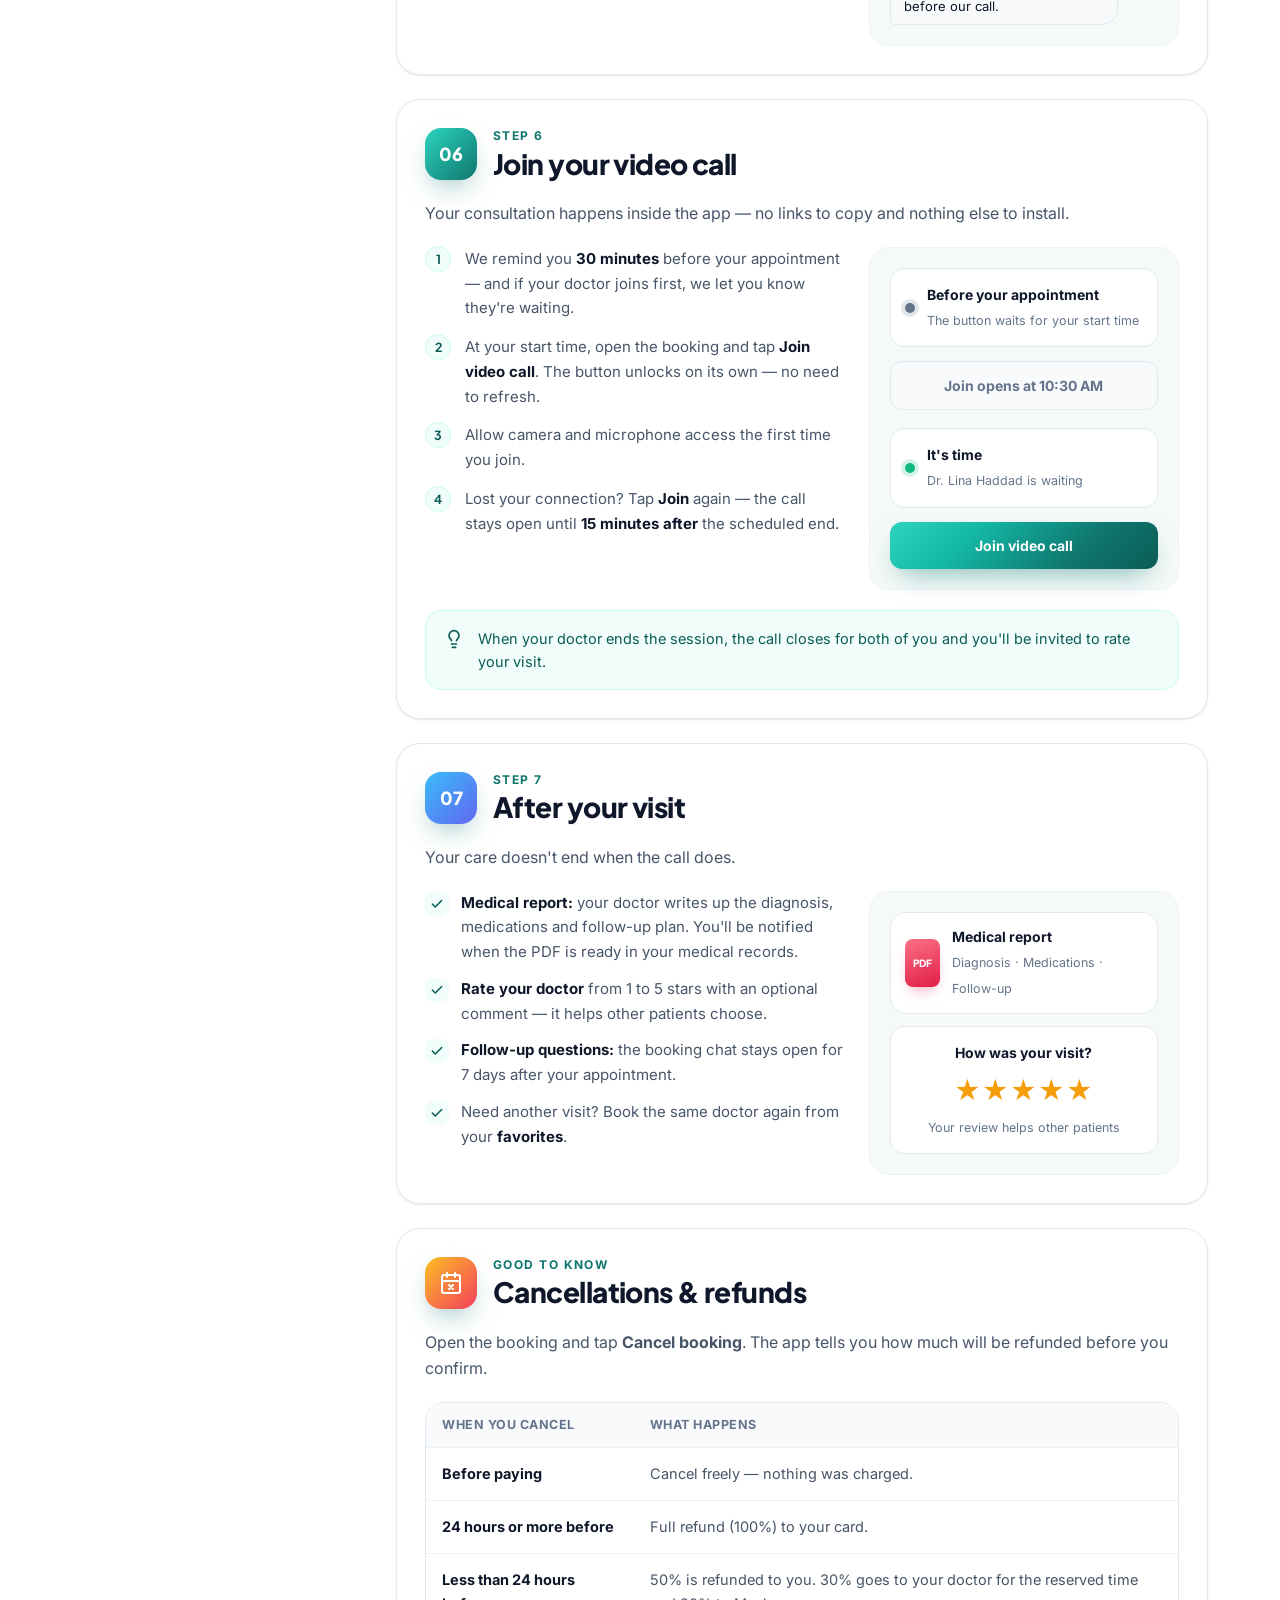
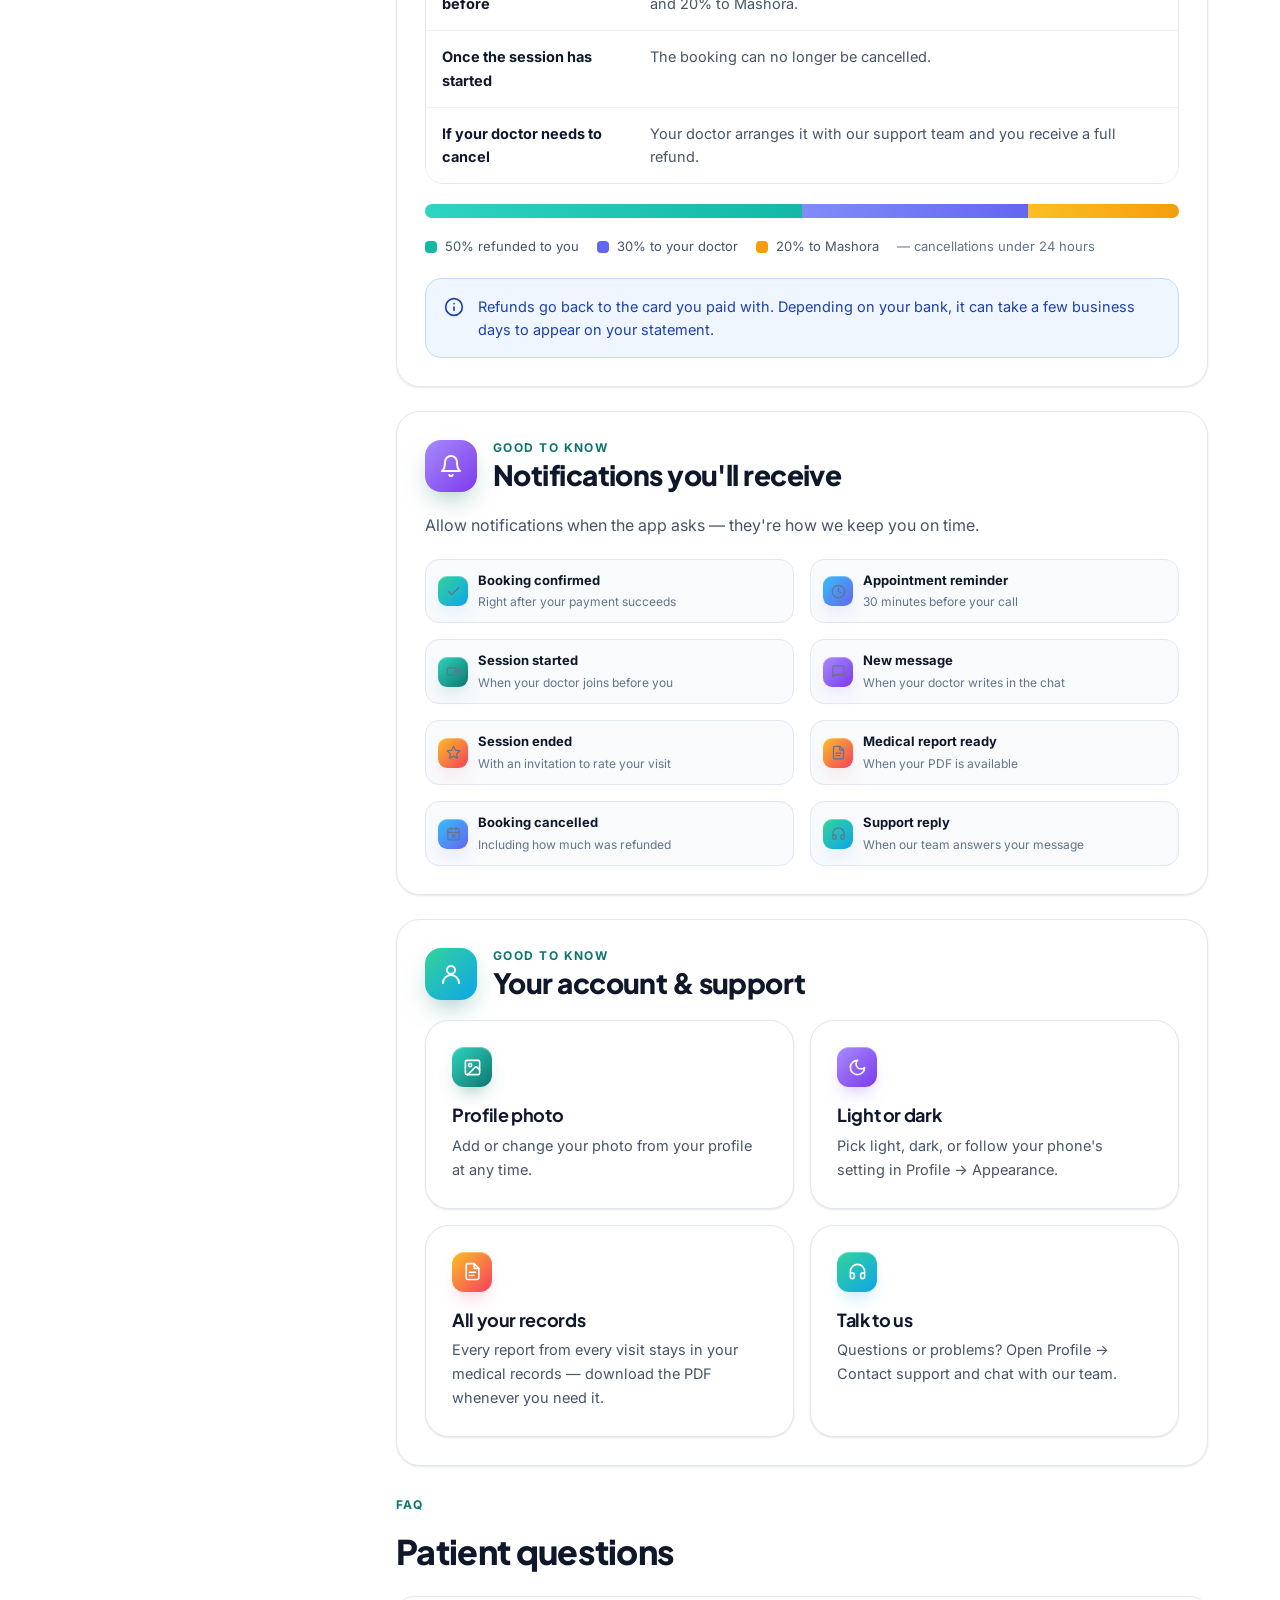
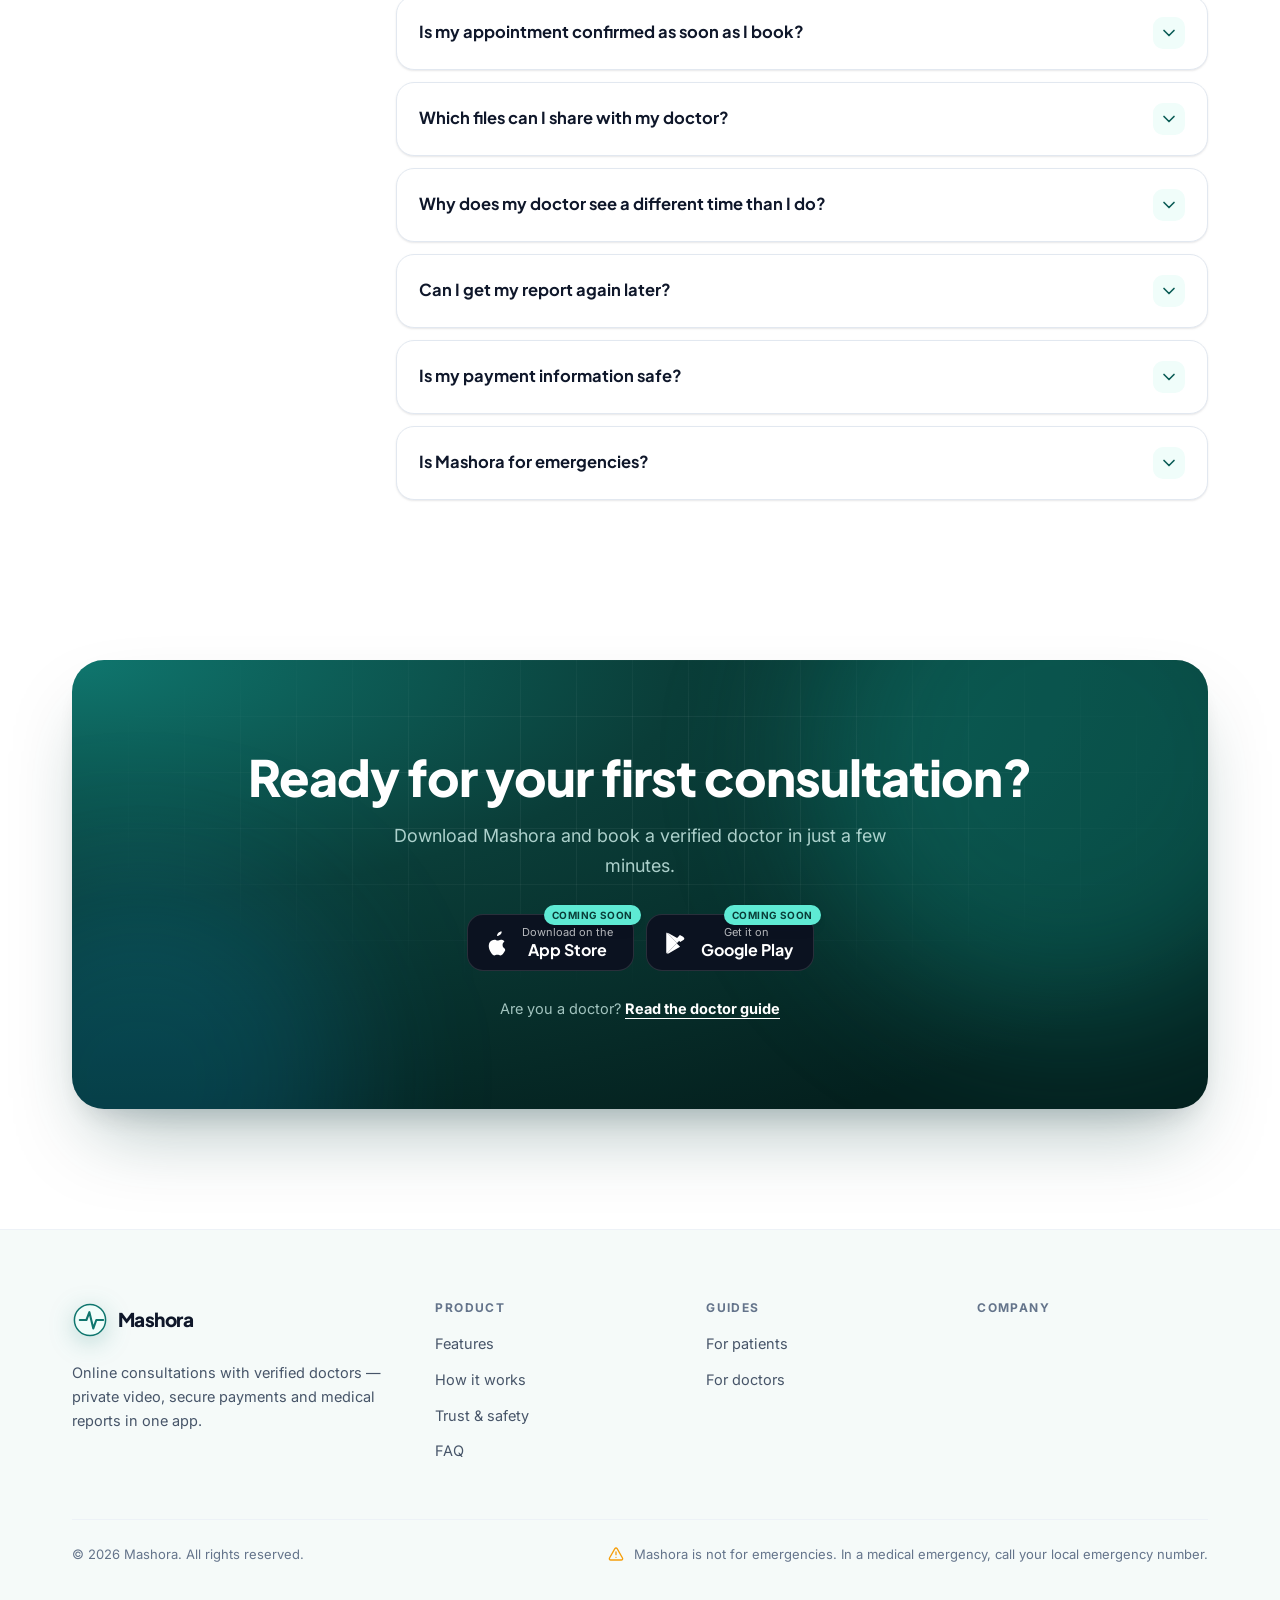
<file: patients.html>
<!DOCTYPE html>
<html lang="en">
<head>
<meta charset="UTF-8" />
<meta name="viewport" content="width=device-width, initial-scale=1" />
<title>Patient guide — How to use Mashora</title>
<meta name="description" content="A step-by-step guide for patients: create your account, find a verified doctor, book and pay, join your video consultation and get your medical report." />
<meta name="theme-color" content="#0f766e" />
<meta property="og:title" content="Mashora patient guide" />
<meta property="og:description" content="Everything you need to know — from creating your account to getting your medical report." />
<meta property="og:type" content="article" />
<link rel="alternate" hreflang="en" href="patients.html" />
<link rel="alternate" hreflang="ar" href="ar/patients.html" />
<link rel="alternate" hreflang="x-default" href="patients.html" />
<link rel="icon" type="image/svg+xml" href="data:image/svg+xml,%3Csvg xmlns='http://www.w3.org/2000/svg' viewBox='0 0 120 120'%3E%3Ccircle cx='60' cy='60' r='52' fill='%23F0FDFA' stroke='%230F766E' stroke-width='5'/%3E%3Cpath d='M26 60h22l10-26 13 54 10-28h23' fill='none' stroke='%230F766E' stroke-width='7' stroke-linecap='round' stroke-linejoin='round'/%3E%3C/svg%3E" />
<link rel="preconnect" href="https://fonts.googleapis.com" />
<link rel="preconnect" href="https://fonts.gstatic.com" crossorigin />
<link href="https://fonts.googleapis.com/css2?family=Inter:wght@400;500;600;700&family=Plus+Jakarta+Sans:wght@600;700;800&display=swap" rel="stylesheet" />
<link href="https://fonts.googleapis.com/css2?family=IBM+Plex+Sans+Arabic:wght@600&text=%D8%A7%D9%84%D8%B9%D8%B1%D8%A8%D9%8A%D8%A9&display=swap" rel="stylesheet" />
<link rel="stylesheet" href="assets/css/styles.css" />
<script>
  document.documentElement.classList.add("js");
  try {
    var t = localStorage.getItem("mashora-theme"); if (t === "light" || t === "dark") document.documentElement.setAttribute("data-theme", t);
    var l = localStorage.getItem("mashora-lang"), alt = l && l !== document.documentElement.lang && document.querySelector('link[rel="alternate"][hreflang="' + l + '"]');
    if (alt) location.replace(alt.href + location.hash);
  } catch (e) {}
</script>
</head>
<body>
<a class="skip-link" href="#main">Skip to content</a>

<!-- ============================== NAV ============================== -->
<header class="nav" data-nav>
  <div class="container nav-inner">
    <a class="brand" href="index.html" aria-label="Mashora home"><svg class="logo" aria-hidden="true"><use href="#i-logo"/></svg>Mashora</a>
    <nav class="nav-links" aria-label="Primary">
      <a href="index.html#features">Features</a>
      <a href="index.html#safety">Safety</a>
      <a href="patients.html" aria-current="page">For patients</a>
      <a href="doctors.html">For doctors</a>
      <a href="index.html#faq">FAQ</a>
    </nav>
    <div class="nav-actions">
      <a class="lang-switch" href="ar/patients.html" hreflang="ar" lang="ar" data-lang-switch="ar"><svg class="ic" aria-hidden="true"><use href="#i-globe"/></svg><span>العربية</span></a>
      <button class="icon-btn theme-toggle" type="button" data-theme-toggle aria-label="Toggle dark mode"><svg class="ic ic-moon" aria-hidden="true"><use href="#i-moon"/></svg><svg class="ic ic-sun" aria-hidden="true"><use href="#i-sun"/></svg></button>
      <a class="btn btn-primary btn-sm" href="index.html#download">Get the app</a>
      <button class="icon-btn nav-burger" type="button" data-menu-toggle aria-expanded="false" aria-controls="mobile-menu" aria-label="Open menu"><svg class="ic" aria-hidden="true"><use href="#i-menu"/></svg></button>
    </div>
  </div>
</header>
<div class="mobile-menu" id="mobile-menu" hidden>
  <a href="index.html#features">Features <svg class="ic" aria-hidden="true"><use href="#i-arrow"/></svg></a>
  <a href="index.html#safety">Safety <svg class="ic" aria-hidden="true"><use href="#i-arrow"/></svg></a>
  <a href="patients.html">For patients <svg class="ic" aria-hidden="true"><use href="#i-arrow"/></svg></a>
  <a href="doctors.html">For doctors <svg class="ic" aria-hidden="true"><use href="#i-arrow"/></svg></a>
  <a href="index.html#faq">FAQ <svg class="ic" aria-hidden="true"><use href="#i-arrow"/></svg></a>
  <a href="ar/patients.html" hreflang="ar" lang="ar" data-lang-switch="ar">العربية <svg class="ic" aria-hidden="true"><use href="#i-globe"/></svg></a>
  <a class="btn btn-primary btn-lg" href="index.html#download">Get the app</a>
</div>

<main id="main">

<!-- ============================== PAGE HERO ============================== -->
<section class="page-hero">
  <div class="mesh" aria-hidden="true"><span class="b1"></span><span class="b2"></span></div>
  <div class="grid-bg" aria-hidden="true"></div>
  <div class="container rel">
    <span class="eyebrow reveal"><span class="dot"></span>Patient guide</span>
    <h1 class="reveal" style="--d:.06s">Your guide to <span class="gradient-text">a better online visit</span></h1>
    <p class="lead reveal" style="--d:.12s">Everything you need to know — from creating your account to getting your medical report. It takes about five minutes to read.</p>
    <div class="jump-chips reveal" style="--d:.18s">
      <a href="#account"><svg class="ic" aria-hidden="true"><use href="#i-user-plus"/></svg>Create account</a>
      <a href="#find"><svg class="ic" aria-hidden="true"><use href="#i-search"/></svg>Find a doctor</a>
      <a href="#book"><svg class="ic" aria-hidden="true"><use href="#i-calendar"/></svg>Book &amp; pay</a>
      <a href="#consult"><svg class="ic" aria-hidden="true"><use href="#i-video"/></svg>Video call</a>
      <a href="#after"><svg class="ic" aria-hidden="true"><use href="#i-file"/></svg>After your visit</a>
      <a href="#cancel"><svg class="ic" aria-hidden="true"><use href="#i-cal-x"/></svg>Cancellations</a>
    </div>
  </div>
</section>

<!-- ============================== GUIDE ============================== -->
<div class="container guide">
  <aside class="toc" aria-label="On this page">
    <h4>On this page</h4>
    <ol>
      <li><a href="#account">Create your account</a></li>
      <li><a href="#find">Find the right doctor</a></li>
      <li><a href="#book">Book your appointment</a></li>
      <li><a href="#pay">Pay securely</a></li>
      <li><a href="#prepare">Prepare for your visit</a></li>
      <li><a href="#consult">Join your video call</a></li>
      <li><a href="#after">After your visit</a></li>
      <li><a href="#cancel">Cancellations &amp; refunds</a></li>
      <li><a href="#notifications">Notifications</a></li>
      <li><a href="#account-settings">Your account &amp; support</a></li>
      <li><a href="#faq">FAQ</a></li>
    </ol>
    <div class="toc-card">
      <b>Need a hand?</b>
      Chat with the Mashora team any time from <strong>Profile → Contact support</strong> in the app.
      <a class="btn btn-outline btn-sm" href="index.html#download">Get the app</a>
    </div>
  </aside>

  <div class="steps">

    <!-- 01 -->
    <article class="step reveal" id="account">
      <div class="step-head">
        <span class="step-num g1">01</span>
        <div><span class="eyebrow-plain">Step 1</span><h2>Create your account</h2></div>
      </div>
      <p class="lead">Sign up in the Mashora app with your email and phone number. We verify your number with a quick WhatsApp code.</p>
      <div class="step-body has-visual">
        <ol class="numbered">
          <li>Open the app, tap <b>Create account</b> and choose <b>Patient</b>.</li>
          <li>Enter your full name, email and a password of at least 8 characters.</li>
          <li>Pick your <b>country</b> — the dialing code fills in automatically — then type your phone number.</li>
          <li>Enter the <b>5-digit code</b> we send to your WhatsApp. That's it — you're signed in.</li>
        </ol>
        <div class="visual-card" aria-hidden="true">
          <div class="ui-form">
            <div class="ui-seg"><span class="on">Patient</span><span>Doctor</span></div>
            <div class="ui-field"><b>Full name</b><span>Sara Mansour</span></div>
            <div class="ui-field"><b>Country</b><span>Syria (+963)</span></div>
            <div class="ui-field"><b>Phone</b><span>+963 99 123 4567</span></div>
          </div>
          <div style="margin-top:18px" class="otp"><i>3</i><i>7</i><i>1</i><i class="on"></i><i></i></div>
          <p class="ui-note">Code sent to your WhatsApp</p>
        </div>
      </div>
      <div class="callout callout-tip"><svg class="ic" aria-hidden="true"><use href="#i-bulb"/></svg><div><b>Forgot your password?</b> Tap “Forgot password” on the sign-in screen and we'll send a reset code to your WhatsApp.</div></div>
    </article>

    <!-- 02 -->
    <article class="step reveal" id="find">
      <div class="step-head">
        <span class="step-num g2">02</span>
        <div><span class="eyebrow-plain">Step 2</span><h2>Find the right doctor</h2></div>
      </div>
      <p class="lead">Browse verified doctors and narrow the list down until you find the right fit.</p>
      <div class="step-body has-visual">
        <ul class="check-list">
          <li><span class="tick"><svg class="ic" aria-hidden="true"><use href="#i-check"/></svg></span><span><b>Search</b> by doctor name or specialty.</span></li>
          <li><span class="tick"><svg class="ic" aria-hidden="true"><use href="#i-check"/></svg></span><span><b>Filter</b> by specialty, price range and minimum rating.</span></li>
          <li><span class="tick"><svg class="ic" aria-hidden="true"><use href="#i-check"/></svg></span><span><b>Sort</b> by soonest available, price or rating.</span></li>
          <li><span class="tick"><svg class="ic" aria-hidden="true"><use href="#i-check"/></svg></span><span>Open a profile to see the doctor's <b>bio, rating, reviews and price per session</b> — and read their <b>CV</b>.</span></li>
          <li><span class="tick"><svg class="ic" aria-hidden="true"><use href="#i-check"/></svg></span><span>Tap the <b>heart</b> to save a doctor to your favorites.</span></li>
        </ul>
        <div class="visual-card" aria-hidden="true">
          <div class="mini-filters" style="margin-top:0;margin-bottom:14px"><span class="on">Dermatology</span><span>4.5★ +</span><span>Soonest</span></div>
          <div style="display:grid;gap:10px">
            <div class="doc-card"><div class="av g1">LH</div><div class="meta"><b>Dr. Lina Haddad</b><span>Dermatology</span><span class="rate">★ 4.9 <em>· Today 5:30 PM</em></span></div><div class="price">$45<small>/session</small></div></div>
            <div class="doc-card"><div class="av g5">RA</div><div class="meta"><b>Dr. Rami Aziz</b><span>Dermatology</span><span class="rate">★ 4.7 <em>· Tomorrow 9:00 AM</em></span></div><div class="price">$38<small>/session</small></div></div>
          </div>
        </div>
      </div>
    </article>

    <!-- 03 -->
    <article class="step reveal" id="book">
      <div class="step-head">
        <span class="step-num g5">03</span>
        <div><span class="eyebrow-plain">Step 3</span><h2>Book your appointment</h2></div>
      </div>
      <p class="lead">Choose a time that works for you. Every time is shown in your own local time zone.</p>
      <div class="step-body has-visual">
        <ol class="numbered">
          <li>On the doctor's profile, scroll to <b>Available times</b> and tap a slot.</li>
          <li>Add an optional <b>note</b> for the doctor — your symptoms or the reason for your visit.</li>
          <li>Check the summary and tap <b>Continue to payment</b>.</li>
        </ol>
        <div class="visual-card" aria-hidden="true">
          <p class="ui-day">Thursday, Oct 16</p>
          <div class="slots"><span class="off">9:00 AM</span><span>9:45 AM</span><span class="on">10:30 AM</span><span>11:15 AM</span><span>4:00 PM</span><span>4:45 PM</span></div>
          <span class="ui-btn">Continue to payment · $45</span>
        </div>
      </div>
      <div class="callout callout-info"><svg class="ic" aria-hidden="true"><use href="#i-clock"/></svg><div>Your slot is <b>held for 15 minutes</b> while you complete payment. If payment isn't finished in time, the slot is released for other patients.</div></div>
    </article>

    <!-- 04 -->
    <article class="step reveal" id="pay">
      <div class="step-head">
        <span class="step-num g4">04</span>
        <div><span class="eyebrow-plain">Step 4</span><h2>Pay securely</h2></div>
      </div>
      <p class="lead">Stripe's secure payment page opens right inside the app.</p>
      <div class="step-body has-visual">
        <ul class="check-list">
          <li><span class="tick"><svg class="ic" aria-hidden="true"><use href="#i-check"/></svg></span><span>Pay by card. Your card details go straight to Stripe — <b>Mashora never sees or stores them</b>.</span></li>
          <li><span class="tick"><svg class="ic" aria-hidden="true"><use href="#i-check"/></svg></span><span>You pay exactly the price shown on the doctor's profile. Nothing is added at checkout.</span></li>
          <li><span class="tick"><svg class="ic" aria-hidden="true"><use href="#i-check"/></svg></span><span>As soon as the payment goes through, your booking is <b>confirmed</b> and you get a notification.</span></li>
          <li><span class="tick"><svg class="ic" aria-hidden="true"><use href="#i-check"/></svg></span><span>Your doctor is notified about the new appointment at the same time.</span></li>
        </ul>
        <div class="visual-card" aria-hidden="true">
          <div class="mini-receipt" style="margin-top:0;background:var(--surface)">
            <div><span>Dr. Lina Haddad · 30 min</span><span>$45.00</span></div>
            <div><span>Card</span><span>•••• 4242</span></div>
            <div class="total"><span>Total paid</span><span>$45.00</span></div>
          </div>
          <div class="ui-status" style="margin-top:12px"><span class="dot-state green"></span><div><b>Booking confirmed</b><span>Thu, Oct 16 · 10:30 AM</span></div></div>
        </div>
      </div>
      <div class="callout callout-warn"><svg class="ic" aria-hidden="true"><use href="#i-alert"/></svg><div><b>Payment didn't go through?</b> You'll get a notification — simply try booking again.</div></div>
    </article>

    <!-- 05 -->
    <article class="step reveal" id="prepare">
      <div class="step-head">
        <span class="step-num g3">05</span>
        <div><span class="eyebrow-plain">Step 5</span><h2>Prepare for your visit</h2></div>
      </div>
      <p class="lead">Get more out of your consultation by sharing information with your doctor in advance.</p>
      <div class="step-body has-visual">
        <ul class="check-list">
          <li><span class="tick"><svg class="ic" aria-hidden="true"><use href="#i-check"/></svg></span><span><b>Upload files</b> to your booking — lab results, scans or X-rays as PDF, JPG or PNG, up to 20 MB each.</span></li>
          <li><span class="tick"><svg class="ic" aria-hidden="true"><use href="#i-check"/></svg></span><span><b>Message your doctor</b> in the booking chat — it opens as soon as your booking is confirmed.</span></li>
          <li><span class="tick"><svg class="ic" aria-hidden="true"><use href="#i-check"/></svg></span><span>Before the call, find a quiet, well-lit place and check your internet connection.</span></li>
        </ul>
        <div class="visual-card" aria-hidden="true">
          <div class="mini-pdf" style="margin-top:0;background:var(--surface)"><span class="doc">PDF</span><div><b>Blood test results.pdf</b><span>Uploaded · 1.2 MB</span></div></div>
          <div class="mini-chat" style="margin-top:14px">
            <div class="bubble out">I've uploaded my latest blood test.</div>
            <div class="bubble in">Thank you — I'll review it before our call.</div>
          </div>
        </div>
      </div>
    </article>

    <!-- 06 -->
    <article class="step reveal" id="consult">
      <div class="step-head">
        <span class="step-num g1">06</span>
        <div><span class="eyebrow-plain">Step 6</span><h2>Join your video call</h2></div>
      </div>
      <p class="lead">Your consultation happens inside the app — no links to copy and nothing else to install.</p>
      <div class="step-body has-visual">
        <ol class="numbered">
          <li>We remind you <b>30 minutes</b> before your appointment — and if your doctor joins first, we let you know they're waiting.</li>
          <li>At your start time, open the booking and tap <b>Join video call</b>. The button unlocks on its own — no need to refresh.</li>
          <li>Allow camera and microphone access the first time you join.</li>
          <li>Lost your connection? Tap <b>Join</b> again — the call stays open until <b>15 minutes after</b> the scheduled end.</li>
        </ol>
        <div class="visual-card" aria-hidden="true">
          <div class="ui-status"><span class="dot-state gray"></span><div><b>Before your appointment</b><span>The button waits for your start time</span></div></div>
          <span class="ui-btn muted">Join opens at 10:30 AM</span>
          <div class="ui-status" style="margin-top:18px"><span class="dot-state green"></span><div><b>It's time</b><span>Dr. Lina Haddad is waiting</span></div></div>
          <span class="ui-btn">Join video call</span>
        </div>
      </div>
      <div class="callout callout-tip"><svg class="ic" aria-hidden="true"><use href="#i-bulb"/></svg><div>When your doctor ends the session, the call closes for both of you and you'll be invited to rate your visit.</div></div>
    </article>

    <!-- 07 -->
    <article class="step reveal" id="after">
      <div class="step-head">
        <span class="step-num g2">07</span>
        <div><span class="eyebrow-plain">Step 7</span><h2>After your visit</h2></div>
      </div>
      <p class="lead">Your care doesn't end when the call does.</p>
      <div class="step-body has-visual">
        <ul class="check-list">
          <li><span class="tick"><svg class="ic" aria-hidden="true"><use href="#i-check"/></svg></span><span><b>Medical report:</b> your doctor writes up the diagnosis, medications and follow-up plan. You'll be notified when the PDF is ready in your medical records.</span></li>
          <li><span class="tick"><svg class="ic" aria-hidden="true"><use href="#i-check"/></svg></span><span><b>Rate your doctor</b> from 1 to 5 stars with an optional comment — it helps other patients choose.</span></li>
          <li><span class="tick"><svg class="ic" aria-hidden="true"><use href="#i-check"/></svg></span><span><b>Follow-up questions:</b> the booking chat stays open for 7 days after your appointment.</span></li>
          <li><span class="tick"><svg class="ic" aria-hidden="true"><use href="#i-check"/></svg></span><span>Need another visit? Book the same doctor again from your <b>favorites</b>.</span></li>
        </ul>
        <div class="visual-card" aria-hidden="true">
          <div class="mini-pdf" style="margin-top:0;background:var(--surface)"><span class="doc">PDF</span><div><b>Medical report</b><span>Diagnosis · Medications · Follow-up</span></div></div>
          <div class="ui-status" style="margin-top:12px;display:block;text-align:center">
            <b>How was your visit?</b>
            <p class="stars" style="font-size:26px;margin-top:6px">★★★★★</p>
            <span>Your review helps other patients</span>
          </div>
        </div>
      </div>
    </article>

    <!-- CANCELLATIONS -->
    <article class="step reveal" id="cancel">
      <div class="step-head">
        <span class="step-num g3"><svg class="ic ic-lg" aria-hidden="true"><use href="#i-cal-x"/></svg></span>
        <div><span class="eyebrow-plain">Good to know</span><h2>Cancellations &amp; refunds</h2></div>
      </div>
      <p class="lead">Open the booking and tap <b>Cancel booking</b>. The app tells you how much will be refunded before you confirm.</p>
      <div class="table-wrap">
        <table class="kv">
          <thead><tr><th scope="col">When you cancel</th><th scope="col">What happens</th></tr></thead>
          <tbody>
            <tr><td>Before paying</td><td>Cancel freely — nothing was charged.</td></tr>
            <tr><td>24 hours or more before</td><td>Full refund (100%) to your card.</td></tr>
            <tr><td>Less than 24 hours before</td><td>50% is refunded to you. 30% goes to your doctor for the reserved time and 20% to Mashora.</td></tr>
            <tr><td>Once the session has started</td><td>The booking can no longer be cancelled.</td></tr>
            <tr><td>If your doctor needs to cancel</td><td>Your doctor arranges it with our support team and you receive a full refund.</td></tr>
          </tbody>
        </table>
      </div>
      <div class="bar-wrap" aria-hidden="true">
        <div class="bar" style="height:14px"><span class="s-patient" style="width:50%"></span><span class="s-doctor" style="width:30%"></span><span class="s-platform" style="width:20%"></span></div>
        <div class="legend"><span><i style="background:#14b8a6"></i>50% refunded to you</span><span><i style="background:#6366f1"></i>30% to your doctor</span><span><i style="background:#f59e0b"></i>20% to Mashora</span><span style="color:var(--text-3)">— cancellations under 24 hours</span></div>
      </div>
      <div class="callout callout-info"><svg class="ic" aria-hidden="true"><use href="#i-info"/></svg><div>Refunds go back to the card you paid with. Depending on your bank, it can take a few business days to appear on your statement.</div></div>
    </article>

    <!-- NOTIFICATIONS -->
    <article class="step reveal" id="notifications">
      <div class="step-head">
        <span class="step-num g4"><svg class="ic ic-lg" aria-hidden="true"><use href="#i-bell"/></svg></span>
        <div><span class="eyebrow-plain">Good to know</span><h2>Notifications you'll receive</h2></div>
      </div>
      <p class="lead">Allow notifications when the app asks — they're how we keep you on time.</p>
      <div class="cards">
        <div class="notif"><span class="ico g5"><svg class="ic" aria-hidden="true"><use href="#i-check"/></svg></span><div><b>Booking confirmed</b><span>Right after your payment succeeds</span></div></div>
        <div class="notif"><span class="ico g2"><svg class="ic" aria-hidden="true"><use href="#i-clock"/></svg></span><div><b>Appointment reminder</b><span>30 minutes before your call</span></div></div>
        <div class="notif"><span class="ico g1"><svg class="ic" aria-hidden="true"><use href="#i-video"/></svg></span><div><b>Session started</b><span>When your doctor joins before you</span></div></div>
        <div class="notif"><span class="ico g4"><svg class="ic" aria-hidden="true"><use href="#i-chat"/></svg></span><div><b>New message</b><span>When your doctor writes in the chat</span></div></div>
        <div class="notif"><span class="ico g3"><svg class="ic" aria-hidden="true"><use href="#i-star"/></svg></span><div><b>Session ended</b><span>With an invitation to rate your visit</span></div></div>
        <div class="notif"><span class="ico g3"><svg class="ic" aria-hidden="true"><use href="#i-file"/></svg></span><div><b>Medical report ready</b><span>When your PDF is available</span></div></div>
        <div class="notif"><span class="ico g2"><svg class="ic" aria-hidden="true"><use href="#i-cal-x"/></svg></span><div><b>Booking cancelled</b><span>Including how much was refunded</span></div></div>
        <div class="notif"><span class="ico g5"><svg class="ic" aria-hidden="true"><use href="#i-support"/></svg></span><div><b>Support reply</b><span>When our team answers your message</span></div></div>
      </div>
    </article>

    <!-- ACCOUNT -->
    <article class="step reveal" id="account-settings">
      <div class="step-head">
        <span class="step-num g5"><svg class="ic ic-lg" aria-hidden="true"><use href="#i-user"/></svg></span>
        <div><span class="eyebrow-plain">Good to know</span><h2>Your account &amp; support</h2></div>
      </div>
      <div class="cards">
        <div class="card"><span class="ico ico-sm g1"><svg class="ic" aria-hidden="true"><use href="#i-image"/></svg></span><h3>Profile photo</h3><p>Add or change your photo from your profile at any time.</p></div>
        <div class="card"><span class="ico ico-sm g4"><svg class="ic" aria-hidden="true"><use href="#i-moon"/></svg></span><h3>Light or dark</h3><p>Pick light, dark, or follow your phone's setting in Profile → Appearance.</p></div>
        <div class="card"><span class="ico ico-sm g3"><svg class="ic" aria-hidden="true"><use href="#i-file"/></svg></span><h3>All your records</h3><p>Every report from every visit stays in your medical records — download the PDF whenever you need it.</p></div>
        <div class="card"><span class="ico ico-sm g5"><svg class="ic" aria-hidden="true"><use href="#i-support"/></svg></span><h3>Talk to us</h3><p>Questions or problems? Open Profile → Contact support and chat with our team.</p></div>
      </div>
    </article>

    <!-- FAQ -->
    <section id="faq" class="reveal" style="scroll-margin-top:calc(var(--nav-h) + 20px)">
      <div class="section-head left" style="margin-bottom:24px">
        <span class="eyebrow-plain">FAQ</span>
        <h2 style="font-size:clamp(26px,3vw,34px)">Patient questions</h2>
      </div>
      <div class="faq" style="margin-inline:0">
        <details>
          <summary>Is my appointment confirmed as soon as I book?<span class="chev"><svg class="ic" aria-hidden="true"><use href="#i-chev"/></svg></span></summary>
          <div class="answer"><p>Your appointment is confirmed the moment your payment succeeds. Until then the slot is held for you for 15 minutes.</p></div>
        </details>
        <details>
          <summary>Which files can I share with my doctor?<span class="chev"><svg class="ic" aria-hidden="true"><use href="#i-chev"/></svg></span></summary>
          <div class="answer"><p>PDF, JPG and PNG files up to 20 MB each — for example lab results, scans or X-rays. Upload them from your booking.</p></div>
        </details>
        <details>
          <summary>Why does my doctor see a different time than I do?<span class="chev"><svg class="ic" aria-hidden="true"><use href="#i-chev"/></svg></span></summary>
          <div class="answer"><p>Your doctor may be in another country. Mashora shows every appointment in the local time of the phone you're using — it's the same moment for both of you.</p></div>
        </details>
        <details>
          <summary>Can I get my report again later?<span class="chev"><svg class="ic" aria-hidden="true"><use href="#i-chev"/></svg></span></summary>
          <div class="answer"><p>Yes. All your reports stay in your medical records in the app, and you can download each one as a PDF at any time.</p></div>
        </details>
        <details>
          <summary>Is my payment information safe?<span class="chev"><svg class="ic" aria-hidden="true"><use href="#i-chev"/></svg></span></summary>
          <div class="answer"><p>Yes. Payments are handled by Stripe, a global payments provider. Your card details are entered on Stripe's secure page and never reach Mashora's servers.</p></div>
        </details>
        <details>
          <summary>Is Mashora for emergencies?<span class="chev"><svg class="ic" aria-hidden="true"><use href="#i-chev"/></svg></span></summary>
          <div class="answer"><p>No. If you have a medical emergency, call your local emergency number or go to the nearest emergency department right away.</p></div>
        </details>
      </div>
    </section>

  </div>
</div>

<!-- ============================== CTA ============================== -->
<section class="section">
  <div class="container">
    <div class="cta reveal">
      <div class="mesh" aria-hidden="true"><span class="b1"></span><span class="b2"></span></div>
      <div class="grid-bg" aria-hidden="true"></div>
      <h2>Ready for your first consultation?</h2>
      <p>Download Mashora and book a verified doctor in just a few minutes.</p>
      <div class="stores">
        <a class="store-btn" href="#" data-link="appStore" data-soon="Coming soon"><svg class="ic ic-fill" aria-hidden="true"><use href="#i-apple"/></svg><span><small>Download on the</small><strong>App Store</strong></span></a>
        <a class="store-btn" href="#" data-link="googlePlay" data-soon="Coming soon"><svg class="ic ic-fill" aria-hidden="true"><use href="#i-play"/></svg><span><small>Get it on</small><strong>Google Play</strong></span></a>
      </div>
      <p class="sub-cta">Are you a doctor? <a href="doctors.html">Read the doctor guide</a></p>
    </div>
  </div>
</section>

</main>

<!-- ============================== FOOTER ============================== -->
<footer class="footer">
  <div class="container">
    <div class="footer-grid">
      <div>
        <a class="brand" href="index.html"><svg class="logo" aria-hidden="true"><use href="#i-logo"/></svg>Mashora</a>
        <p class="footer-about">Online consultations with verified doctors — private video, secure payments and medical reports in one app.</p>
      </div>
      <div>
        <h4>Product</h4>
        <ul>
          <li><a href="index.html#features">Features</a></li>
          <li><a href="index.html#how-it-works">How it works</a></li>
          <li><a href="index.html#safety">Trust &amp; safety</a></li>
          <li><a href="index.html#faq">FAQ</a></li>
        </ul>
      </div>
      <div>
        <h4>Guides</h4>
        <ul>
          <li><a href="patients.html">For patients</a></li>
          <li><a href="doctors.html">For doctors</a></li>
          <li><a href="#" data-link="dashboard" data-hide-empty>Doctor dashboard</a></li>
        </ul>
      </div>
      <div>
        <h4>Company</h4>
        <ul>
          <li><a href="#" data-link="supportEmail" data-hide-empty>Contact support</a></li>
          <li><a href="#" data-link="privacy" data-hide-empty>Privacy policy</a></li>
          <li><a href="#" data-link="terms" data-hide-empty>Terms of service</a></li>
        </ul>
      </div>
    </div>
    <div class="footer-bottom">
      <p>© <span data-year></span> Mashora. All rights reserved.</p>
      <p class="disclaimer"><svg class="ic" aria-hidden="true"><use href="#i-alert"/></svg>Mashora is not for emergencies. In a medical emergency, call your local emergency number.</p>
    </div>
  </div>
</footer>

<script src="assets/js/config.js"></script>
<script src="assets/js/main.js"></script>
</body>
</html>
</file>
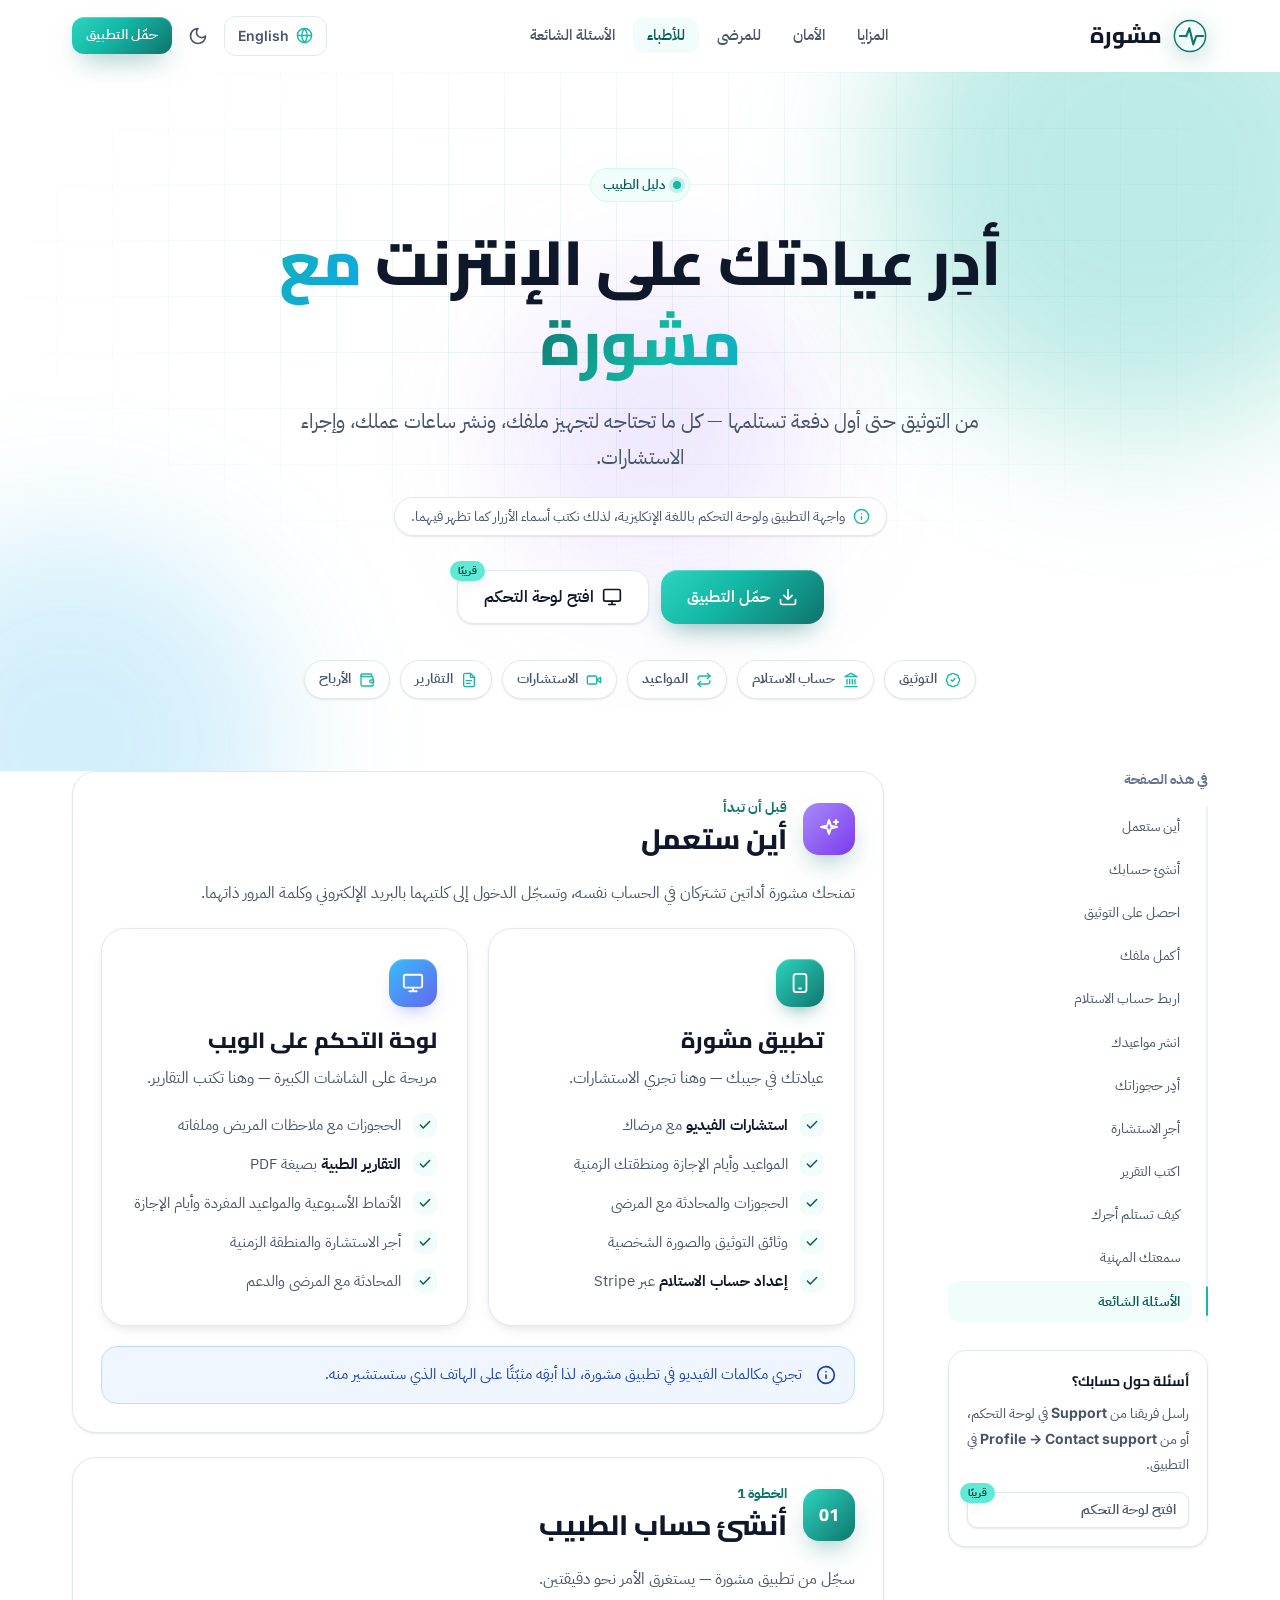
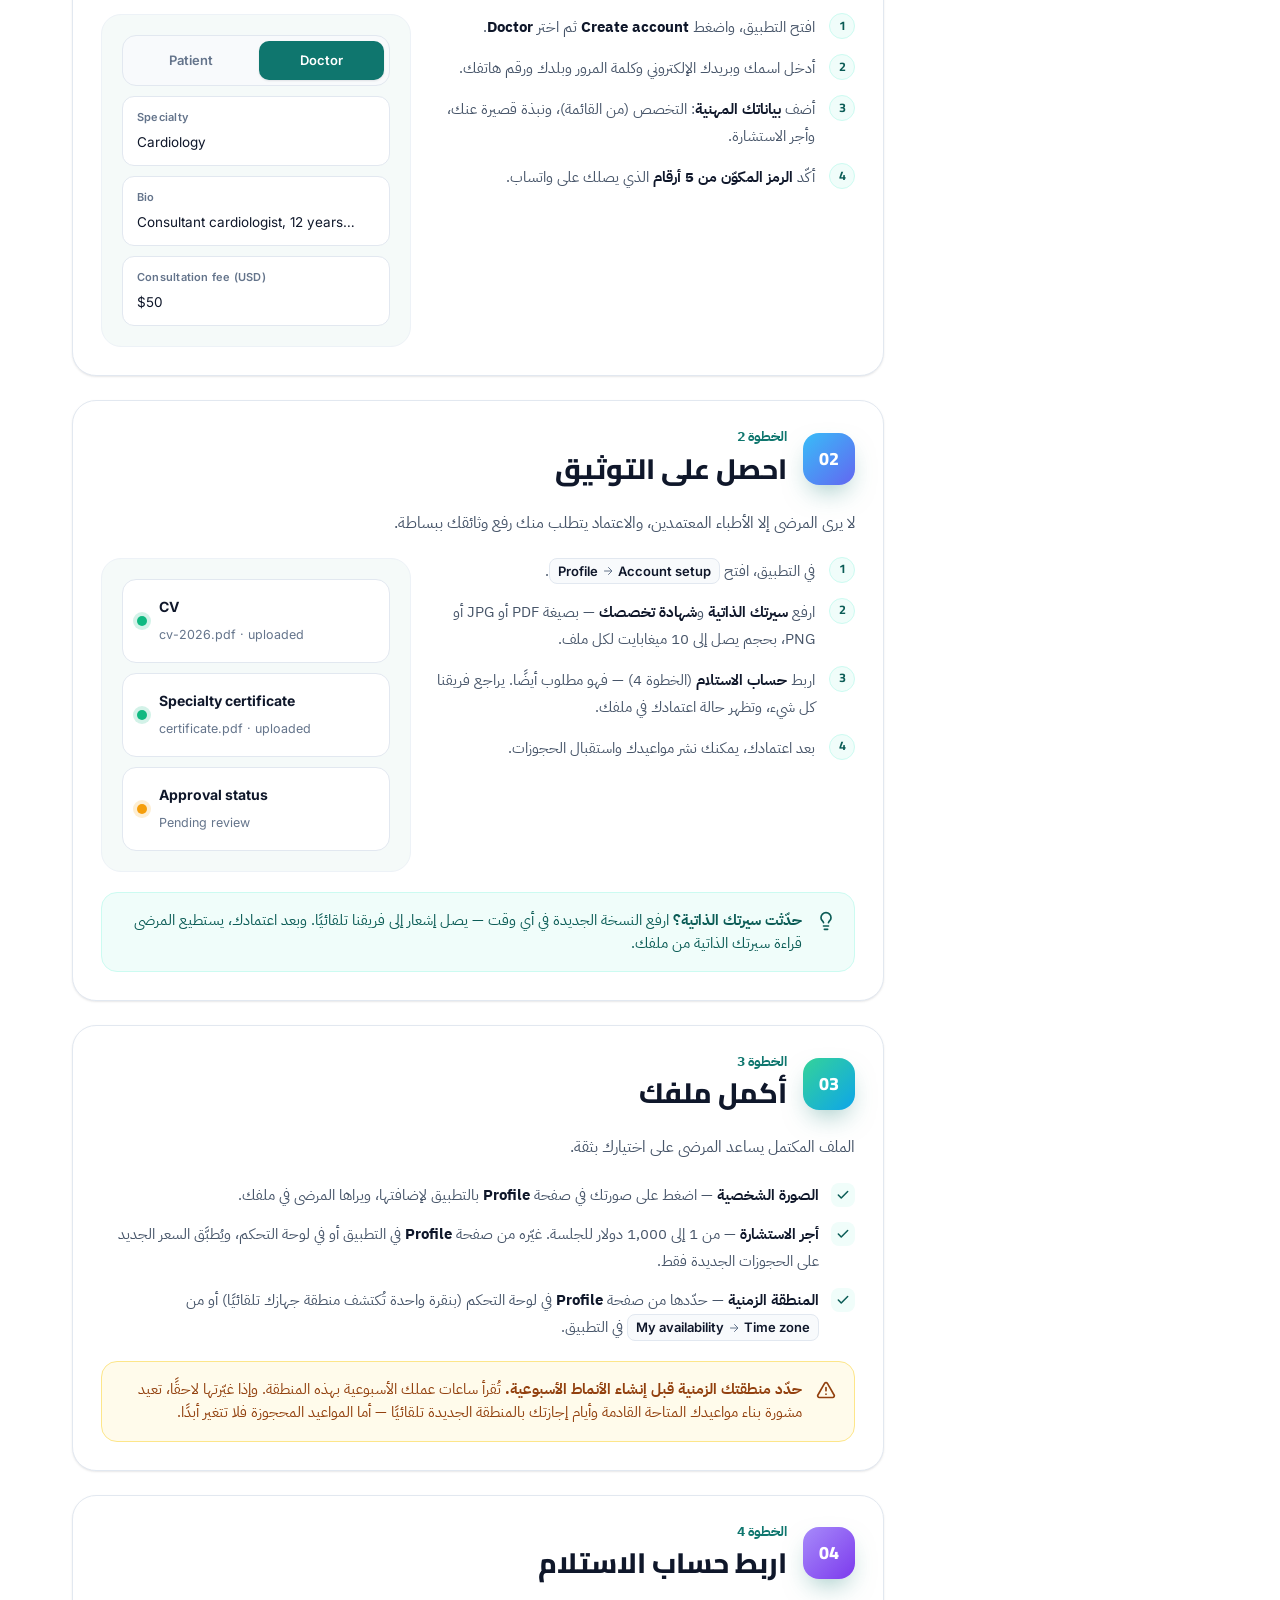
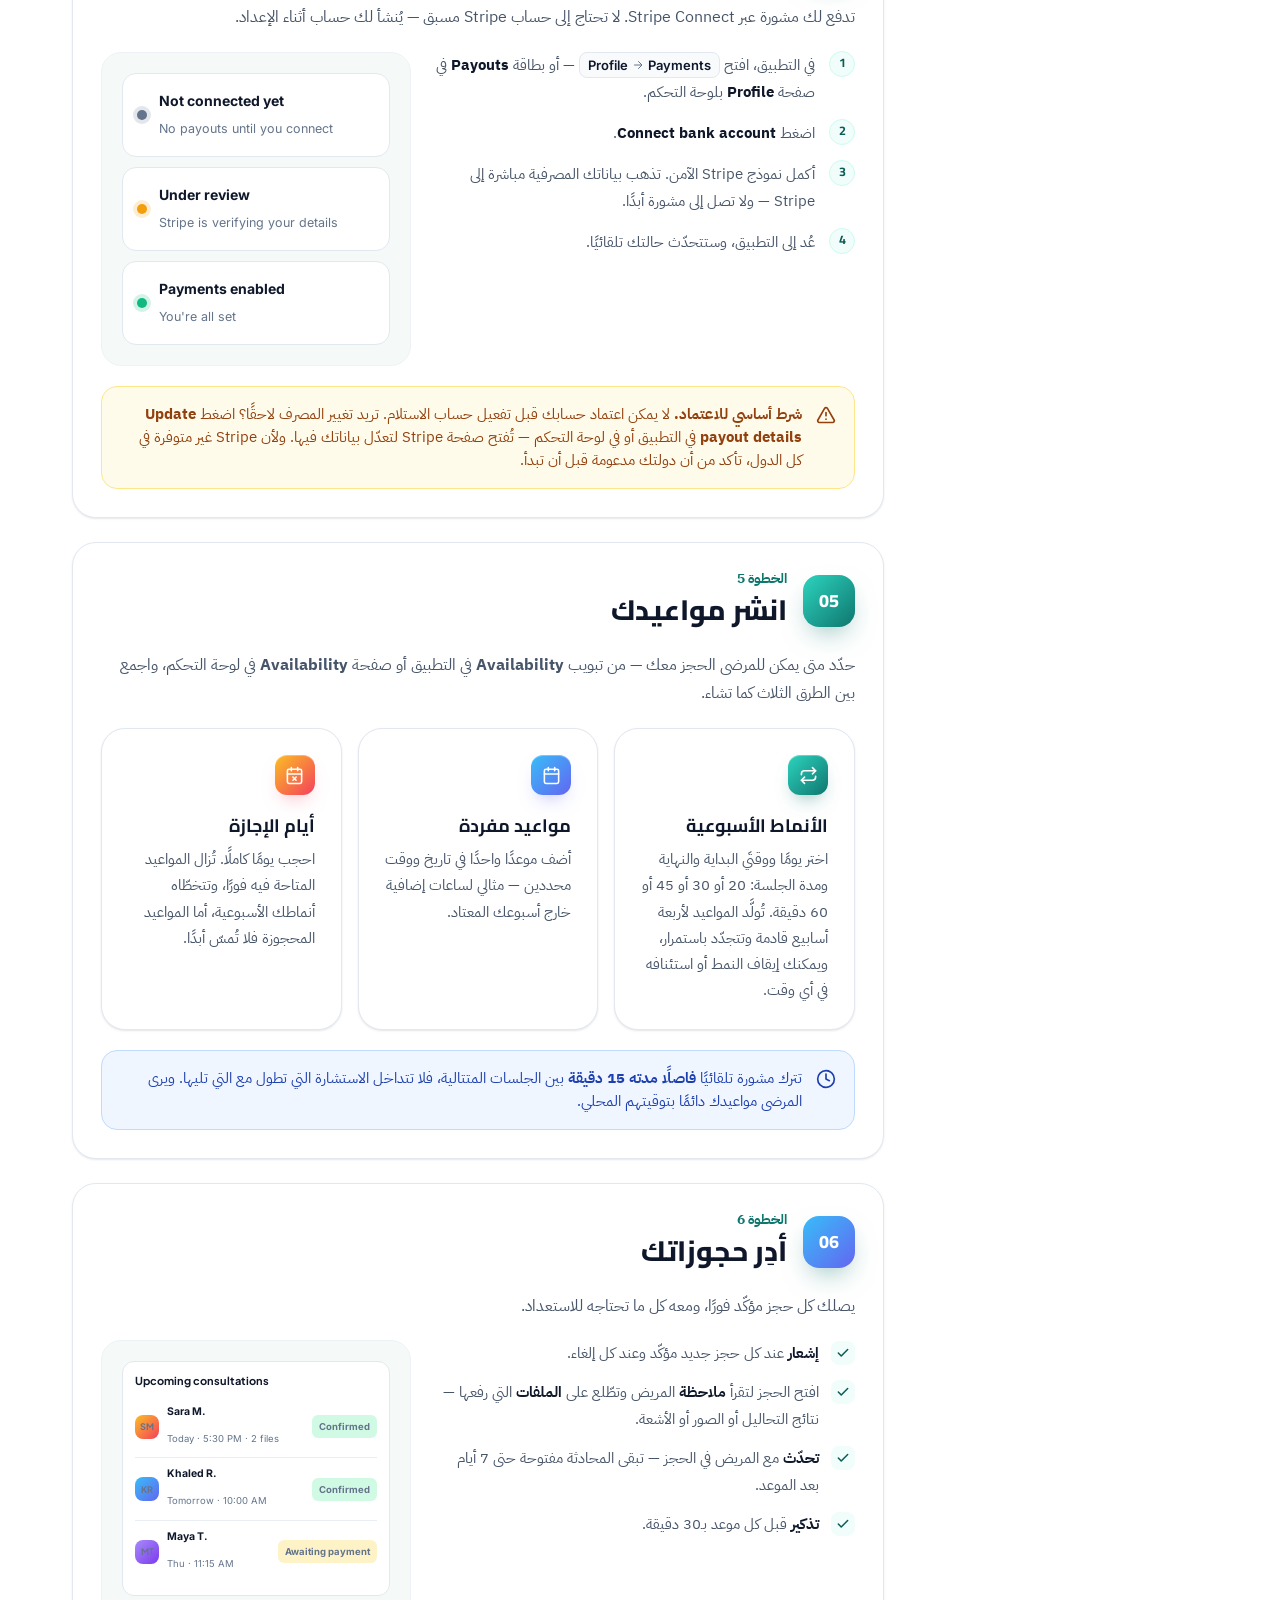
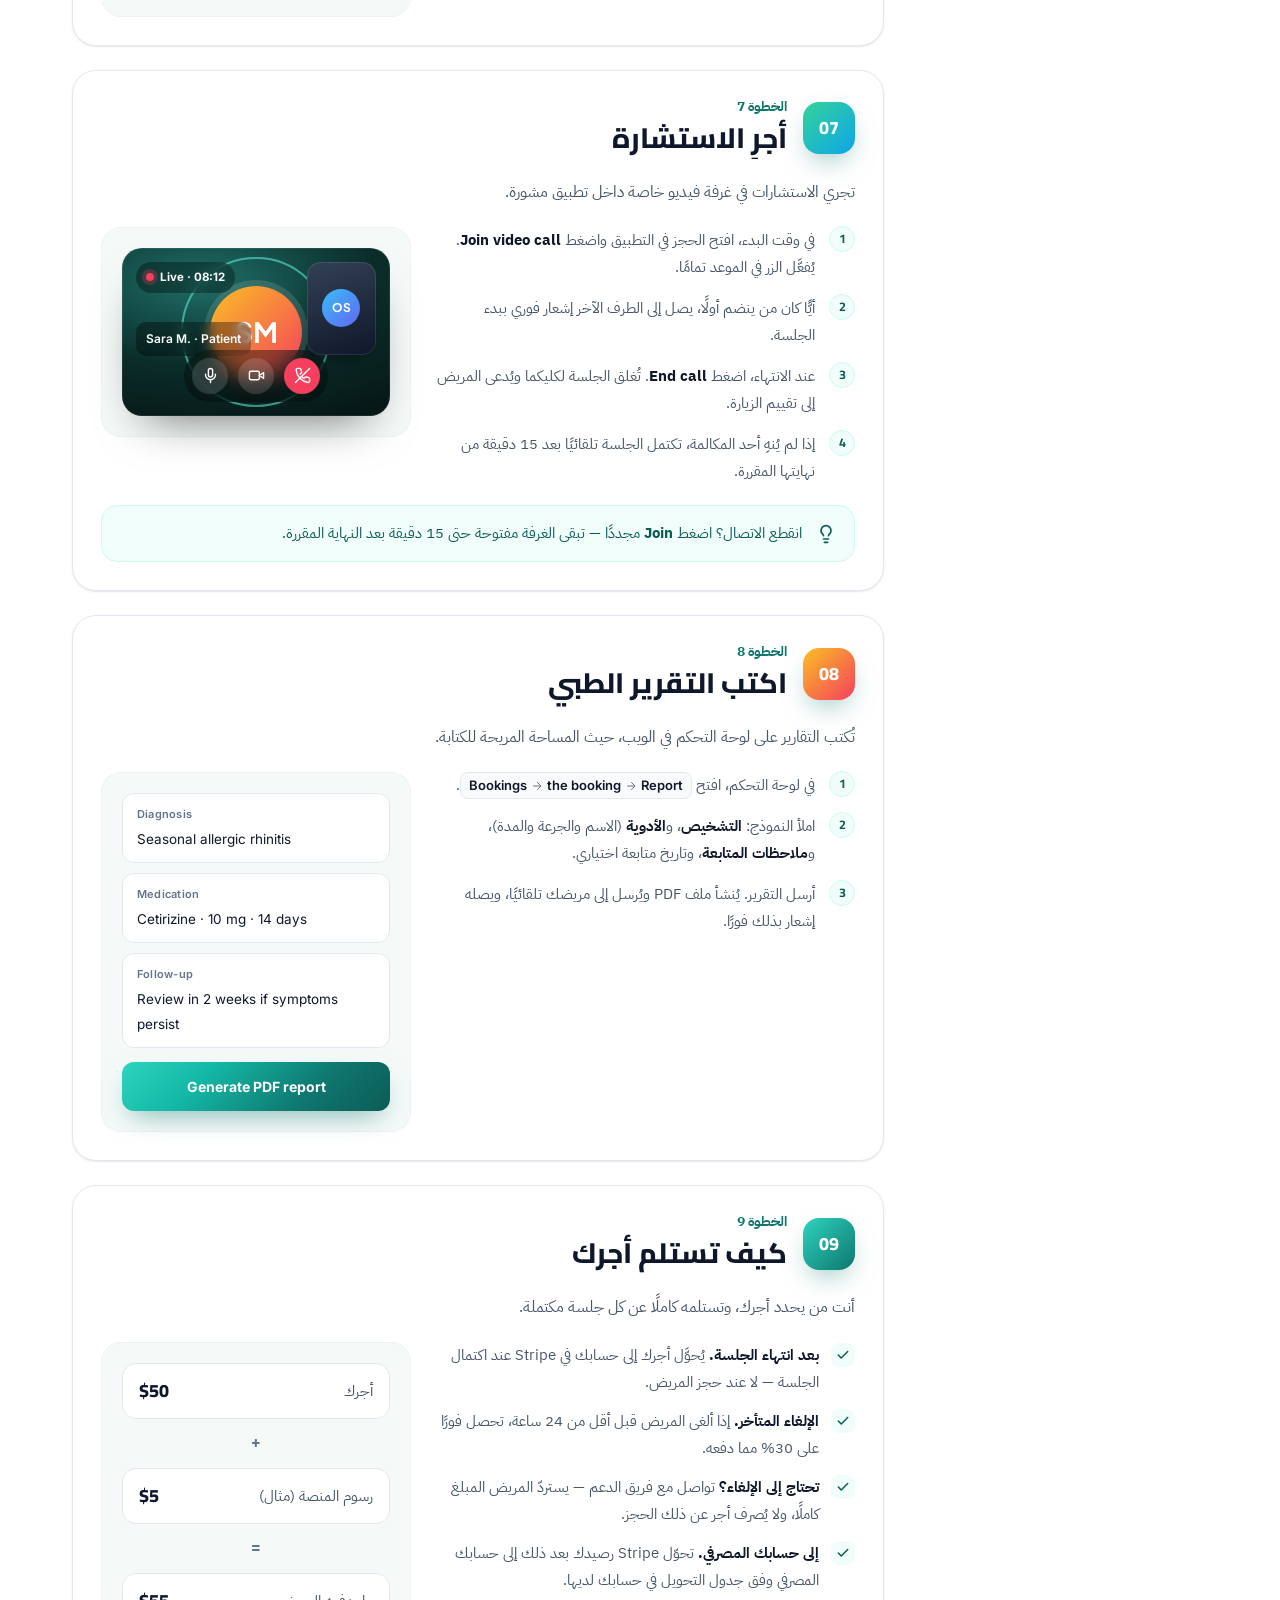
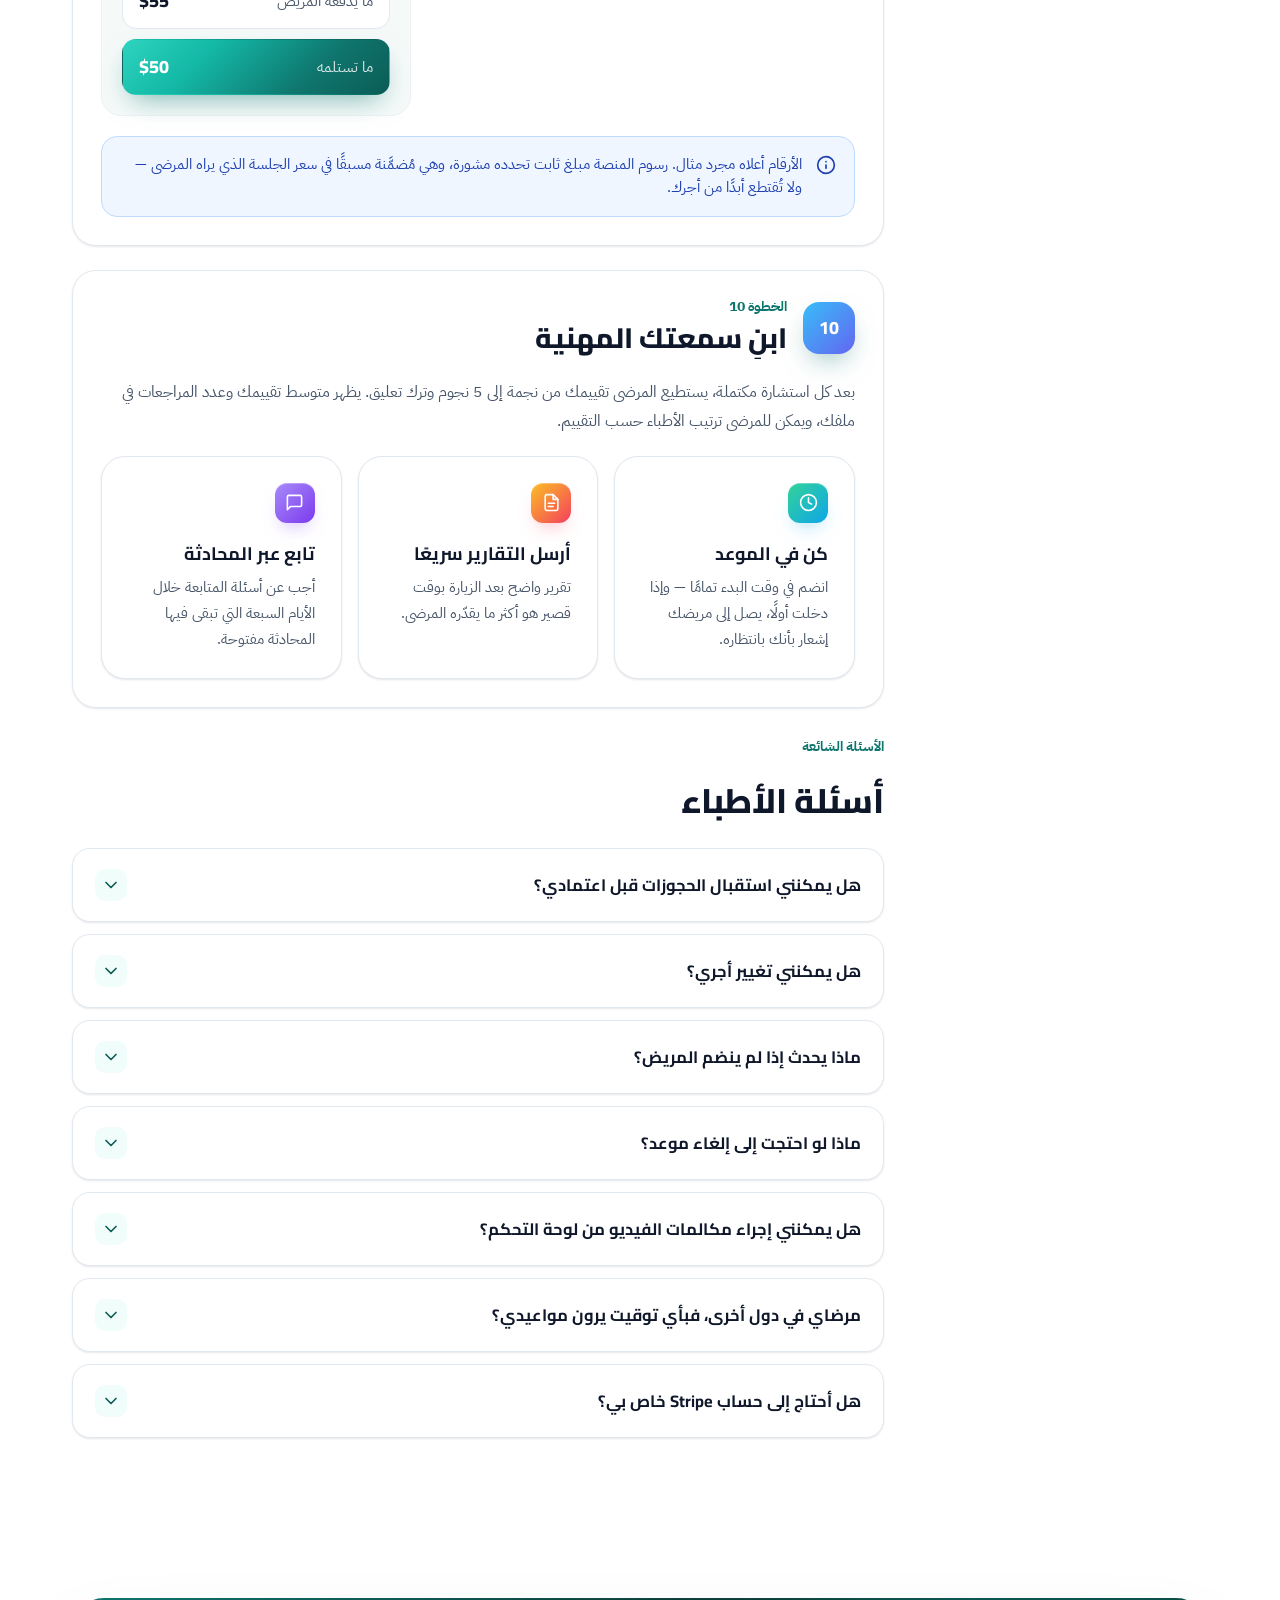
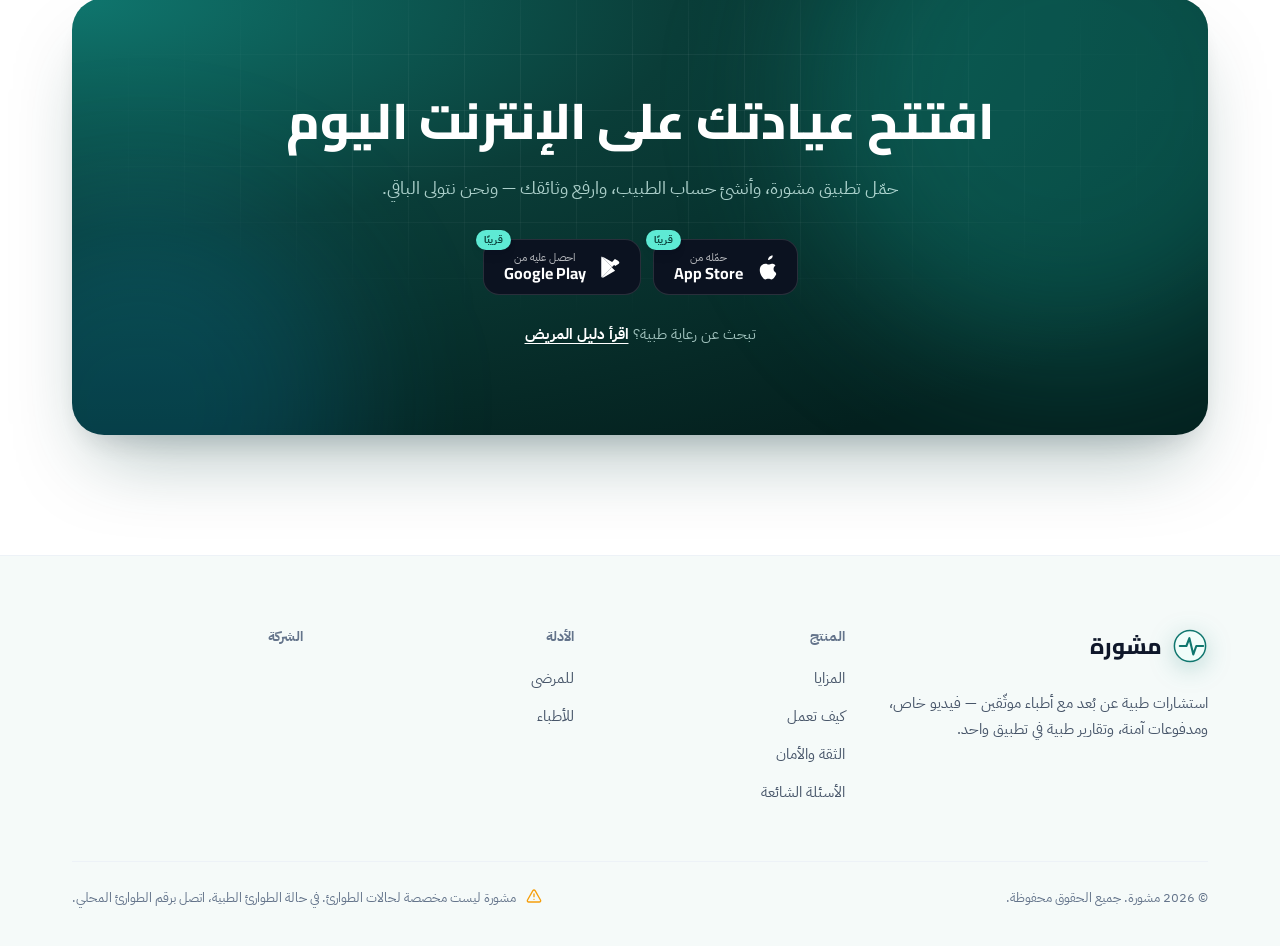
<file: ar/doctors.html>
<!DOCTYPE html>
<html lang="ar" dir="rtl">
<head>
<meta charset="UTF-8" />
<meta name="viewport" content="width=device-width, initial-scale=1" />
<title>دليل الطبيب — أدِر عيادتك على الإنترنت مع مشورة</title>
<meta name="description" content="دليل خطوة بخطوة للأطباء: احصل على التوثيق، واربط حساب الاستلام، وانشر مواعيدك الأسبوعية، وأجرِ استشارات الفيديو، واكتب التقارير الطبية، واستلم أجرك بعد كل جلسة." />
<meta name="theme-color" content="#0f766e" />
<meta property="og:title" content="دليل الطبيب في مشورة" />
<meta property="og:description" content="من التوثيق حتى أول دفعة تستلمها — كل ما تحتاجه لإجراء الاستشارات على مشورة." />
<meta property="og:type" content="article" />
<meta property="og:locale" content="ar_AR" />
<link rel="alternate" hreflang="en" href="../doctors.html" />
<link rel="alternate" hreflang="ar" href="doctors.html" />
<link rel="alternate" hreflang="x-default" href="../doctors.html" />
<link rel="icon" type="image/svg+xml" href="data:image/svg+xml,%3Csvg xmlns='http://www.w3.org/2000/svg' viewBox='0 0 120 120'%3E%3Ccircle cx='60' cy='60' r='52' fill='%23F0FDFA' stroke='%230F766E' stroke-width='5'/%3E%3Cpath d='M26 60h22l10-26 13 54 10-28h23' fill='none' stroke='%230F766E' stroke-width='7' stroke-linecap='round' stroke-linejoin='round'/%3E%3C/svg%3E" />
<link rel="preconnect" href="https://fonts.googleapis.com" />
<link rel="preconnect" href="https://fonts.gstatic.com" crossorigin />
<link href="https://fonts.googleapis.com/css2?family=Cairo:wght@600;700;800&family=IBM+Plex+Sans+Arabic:wght@400;500;600;700&family=Inter:wght@400;500;600;700&family=Plus+Jakarta+Sans:wght@600;700;800&display=swap" rel="stylesheet" />
<link rel="stylesheet" href="../assets/css/styles.css" />
<script>
  document.documentElement.classList.add("js");
  try {
    var t = localStorage.getItem("mashora-theme"); if (t === "light" || t === "dark") document.documentElement.setAttribute("data-theme", t);
    var l = localStorage.getItem("mashora-lang"), alt = l && l !== document.documentElement.lang && document.querySelector('link[rel="alternate"][hreflang="' + l + '"]');
    if (alt) location.replace(alt.href + location.hash);
  } catch (e) {}
</script>
</head>
<body>
<a class="skip-link" href="#main">تخطَّ إلى المحتوى</a>

<!-- ============================== NAV ============================== -->
<header class="nav" data-nav>
  <div class="container nav-inner">
    <a class="brand" href="index.html" aria-label="مشورة — الصفحة الرئيسية"><svg class="logo" aria-hidden="true"><use href="#i-logo"/></svg>مشورة</a>
    <nav class="nav-links" aria-label="التنقل الرئيسي">
      <a href="index.html#features">المزايا</a>
      <a href="index.html#safety">الأمان</a>
      <a href="patients.html">للمرضى</a>
      <a href="doctors.html" aria-current="page">للأطباء</a>
      <a href="index.html#faq">الأسئلة الشائعة</a>
    </nav>
    <div class="nav-actions">
      <a class="lang-switch" href="../doctors.html" hreflang="en" lang="en" data-lang-switch="en"><svg class="ic" aria-hidden="true"><use href="#i-globe"/></svg><span>English</span></a>
      <button class="icon-btn theme-toggle" type="button" data-theme-toggle aria-label="تبديل الوضع الداكن"><svg class="ic ic-moon" aria-hidden="true"><use href="#i-moon"/></svg><svg class="ic ic-sun" aria-hidden="true"><use href="#i-sun"/></svg></button>
      <a class="btn btn-primary btn-sm" href="index.html#download">حمّل التطبيق</a>
      <button class="icon-btn nav-burger" type="button" data-menu-toggle aria-expanded="false" aria-controls="mobile-menu" aria-label="فتح القائمة"><svg class="ic" aria-hidden="true"><use href="#i-menu"/></svg></button>
    </div>
  </div>
</header>
<div class="mobile-menu" id="mobile-menu" hidden>
  <a href="index.html#features">المزايا <svg class="ic ic-dir" aria-hidden="true"><use href="#i-arrow"/></svg></a>
  <a href="index.html#safety">الأمان <svg class="ic ic-dir" aria-hidden="true"><use href="#i-arrow"/></svg></a>
  <a href="patients.html">للمرضى <svg class="ic ic-dir" aria-hidden="true"><use href="#i-arrow"/></svg></a>
  <a href="doctors.html">للأطباء <svg class="ic ic-dir" aria-hidden="true"><use href="#i-arrow"/></svg></a>
  <a href="index.html#faq">الأسئلة الشائعة <svg class="ic ic-dir" aria-hidden="true"><use href="#i-arrow"/></svg></a>
  <a href="../doctors.html" hreflang="en" lang="en" data-lang-switch="en">English <svg class="ic" aria-hidden="true"><use href="#i-globe"/></svg></a>
  <a class="btn btn-primary btn-lg" href="index.html#download">حمّل التطبيق</a>
</div>

<main id="main">

<!-- ============================== PAGE HERO ============================== -->
<section class="page-hero">
  <div class="mesh" aria-hidden="true"><span class="b1"></span><span class="b2"></span><span class="b3"></span></div>
  <div class="grid-bg" aria-hidden="true"></div>
  <div class="container rel">
    <span class="eyebrow reveal"><span class="dot"></span>دليل الطبيب</span>
    <h1 class="reveal" style="--d:.06s">أدِر عيادتك على الإنترنت <span class="gradient-text">مع مشورة</span></h1>
    <p class="lead reveal" style="--d:.12s">من التوثيق حتى أول دفعة تستلمها — كل ما تحتاجه لتجهيز ملفك، ونشر ساعات عملك، وإجراء الاستشارات.</p>
    <p class="lang-note reveal" style="--d:.15s"><svg class="ic" aria-hidden="true"><use href="#i-info"/></svg>واجهة التطبيق ولوحة التحكم باللغة الإنكليزية، لذلك نكتب أسماء الأزرار كما تظهر فيهما.</p>
    <div class="hero-ctas reveal" style="--d:.18s">
      <a class="btn btn-primary btn-lg" href="index.html#download"><svg class="ic" aria-hidden="true"><use href="#i-download"/></svg>حمّل التطبيق</a>
      <a class="btn btn-outline btn-lg" href="#" data-link="dashboard" data-soon="قريبًا"><svg class="ic" aria-hidden="true"><use href="#i-monitor"/></svg>افتح لوحة التحكم</a>
    </div>
    <div class="jump-chips reveal" style="--d:.24s">
      <a href="#verify"><svg class="ic" aria-hidden="true"><use href="#i-verified"/></svg>التوثيق</a>
      <a href="#payouts"><svg class="ic" aria-hidden="true"><use href="#i-bank"/></svg>حساب الاستلام</a>
      <a href="#availability"><svg class="ic" aria-hidden="true"><use href="#i-repeat"/></svg>المواعيد</a>
      <a href="#consult"><svg class="ic" aria-hidden="true"><use href="#i-video"/></svg>الاستشارات</a>
      <a href="#report"><svg class="ic" aria-hidden="true"><use href="#i-file"/></svg>التقارير</a>
      <a href="#earnings"><svg class="ic" aria-hidden="true"><use href="#i-wallet"/></svg>الأرباح</a>
    </div>
  </div>
</section>

<!-- ============================== GUIDE ============================== -->
<div class="container guide">
  <aside class="toc" aria-label="في هذه الصفحة">
    <h4>في هذه الصفحة</h4>
    <ol>
      <li><a href="#where">أين ستعمل</a></li>
      <li><a href="#signup">أنشئ حسابك</a></li>
      <li><a href="#verify">احصل على التوثيق</a></li>
      <li><a href="#profile">أكمل ملفك</a></li>
      <li><a href="#payouts">اربط حساب الاستلام</a></li>
      <li><a href="#availability">انشر مواعيدك</a></li>
      <li><a href="#bookings">أدِر حجوزاتك</a></li>
      <li><a href="#consult">أجرِ الاستشارة</a></li>
      <li><a href="#report">اكتب التقرير</a></li>
      <li><a href="#earnings">كيف تستلم أجرك</a></li>
      <li><a href="#reputation">سمعتك المهنية</a></li>
      <li><a href="#faq">الأسئلة الشائعة</a></li>
    </ol>
    <div class="toc-card">
      <b>أسئلة حول حسابك؟</b>
      راسل فريقنا من <strong dir="ltr">Support</strong> في لوحة التحكم، أو من <strong dir="ltr">Profile → Contact support</strong> في التطبيق.
      <a class="btn btn-outline btn-sm" href="#" data-link="dashboard" data-soon="قريبًا">افتح لوحة التحكم</a>
    </div>
  </aside>

  <div class="steps">

    <!-- WHERE -->
    <article class="step reveal" id="where">
      <div class="step-head">
        <span class="step-num g4"><svg class="ic ic-lg" aria-hidden="true"><use href="#i-sparkles"/></svg></span>
        <div><span class="eyebrow-plain">قبل أن تبدأ</span><h2>أين ستعمل</h2></div>
      </div>
      <p class="lead">تمنحك مشورة أداتين تشتركان في الحساب نفسه، وتسجّل الدخول إلى كلتيهما بالبريد الإلكتروني وكلمة المرور ذاتهما.</p>
      <div class="two-places">
        <div class="place">
          <span class="ico g1"><svg class="ic" aria-hidden="true"><use href="#i-phone"/></svg></span>
          <h3>تطبيق مشورة</h3>
          <p>عيادتك في جيبك — وهنا تجري الاستشارات.</p>
          <ul class="check-list">
            <li><span class="tick"><svg class="ic" aria-hidden="true"><use href="#i-check"/></svg></span><span><b>استشارات الفيديو</b> مع مرضاك</span></li>
            <li><span class="tick"><svg class="ic" aria-hidden="true"><use href="#i-check"/></svg></span><span>المواعيد وأيام الإجازة ومنطقتك الزمنية</span></li>
            <li><span class="tick"><svg class="ic" aria-hidden="true"><use href="#i-check"/></svg></span><span>الحجوزات والمحادثة مع المرضى</span></li>
            <li><span class="tick"><svg class="ic" aria-hidden="true"><use href="#i-check"/></svg></span><span>وثائق التوثيق والصورة الشخصية</span></li>
            <li><span class="tick"><svg class="ic" aria-hidden="true"><use href="#i-check"/></svg></span><span><b>إعداد حساب الاستلام</b> عبر Stripe</span></li>
          </ul>
        </div>
        <div class="place">
          <span class="ico g2"><svg class="ic" aria-hidden="true"><use href="#i-monitor"/></svg></span>
          <h3>لوحة التحكم على الويب</h3>
          <p>مريحة على الشاشات الكبيرة — وهنا تكتب التقارير.</p>
          <ul class="check-list">
            <li><span class="tick"><svg class="ic" aria-hidden="true"><use href="#i-check"/></svg></span><span>الحجوزات مع ملاحظات المريض وملفاته</span></li>
            <li><span class="tick"><svg class="ic" aria-hidden="true"><use href="#i-check"/></svg></span><span><b>التقارير الطبية</b> بصيغة PDF</span></li>
            <li><span class="tick"><svg class="ic" aria-hidden="true"><use href="#i-check"/></svg></span><span>الأنماط الأسبوعية والمواعيد المفردة وأيام الإجازة</span></li>
            <li><span class="tick"><svg class="ic" aria-hidden="true"><use href="#i-check"/></svg></span><span>أجر الاستشارة والمنطقة الزمنية</span></li>
            <li><span class="tick"><svg class="ic" aria-hidden="true"><use href="#i-check"/></svg></span><span>المحادثة مع المرضى والدعم</span></li>
          </ul>
        </div>
      </div>
      <div class="callout callout-info"><svg class="ic" aria-hidden="true"><use href="#i-info"/></svg><div>تجري مكالمات الفيديو في تطبيق مشورة، لذا أبقِه مثبّتًا على الهاتف الذي ستستشير منه.</div></div>
    </article>

    <!-- 01 -->
    <article class="step reveal" id="signup">
      <div class="step-head">
        <span class="step-num g1">01</span>
        <div><span class="eyebrow-plain">الخطوة 1</span><h2>أنشئ حساب الطبيب</h2></div>
      </div>
      <p class="lead">سجّل من تطبيق مشورة — يستغرق الأمر نحو دقيقتين.</p>
      <div class="step-body has-visual">
        <ol class="numbered">
          <li>افتح التطبيق، واضغط <b>Create account</b> ثم اختر <b>Doctor</b>.</li>
          <li>أدخل اسمك وبريدك الإلكتروني وكلمة المرور وبلدك ورقم هاتفك.</li>
          <li>أضف <b>بياناتك المهنية</b>: التخصص (من القائمة)، ونبذة قصيرة عنك، وأجر الاستشارة.</li>
          <li>أكّد <b>الرمز المكوّن من 5 أرقام</b> الذي يصلك على واتساب.</li>
        </ol>
        <div class="visual-card" dir="ltr" aria-hidden="true">
          <div class="ui-form">
            <div class="ui-seg"><span>Patient</span><span class="on">Doctor</span></div>
            <div class="ui-field"><b>Specialty</b><span>Cardiology</span></div>
            <div class="ui-field"><b>Bio</b><span>Consultant cardiologist, 12 years…</span></div>
            <div class="ui-field"><b>Consultation fee (USD)</b><span>$50</span></div>
          </div>
        </div>
      </div>
    </article>

    <!-- 02 -->
    <article class="step reveal" id="verify">
      <div class="step-head">
        <span class="step-num g2">02</span>
        <div><span class="eyebrow-plain">الخطوة 2</span><h2>احصل على التوثيق</h2></div>
      </div>
      <p class="lead">لا يرى المرضى إلا الأطباء المعتمدين، والاعتماد يتطلب منك رفع وثائقك ببساطة.</p>
      <div class="step-body has-visual">
        <ol class="numbered">
          <li>في التطبيق، افتح <span class="path" dir="ltr">Profile <svg class="ic" aria-hidden="true"><use href="#i-arrow"/></svg> Account setup</span>.</li>
          <li>ارفع <b>سيرتك الذاتية</b> و<b>شهادة تخصصك</b> — بصيغة PDF أو JPG أو PNG، بحجم يصل إلى 10 ميغابايت لكل ملف.</li>
          <li>اربط <b>حساب الاستلام</b> (الخطوة 4) — فهو مطلوب أيضًا. يراجع فريقنا كل شيء، وتظهر حالة اعتمادك في ملفك.</li>
          <li>بعد اعتمادك، يمكنك نشر مواعيدك واستقبال الحجوزات.</li>
        </ol>
        <div class="visual-card" dir="ltr" aria-hidden="true">
          <div class="ui-status"><span class="dot-state green"></span><div><b>CV</b><span>cv-2026.pdf · uploaded</span></div></div>
          <div class="ui-status"><span class="dot-state green"></span><div><b>Specialty certificate</b><span>certificate.pdf · uploaded</span></div></div>
          <div class="ui-status"><span class="dot-state amber"></span><div><b>Approval status</b><span>Pending review</span></div></div>
        </div>
      </div>
      <div class="callout callout-tip"><svg class="ic" aria-hidden="true"><use href="#i-bulb"/></svg><div><b>حدّثت سيرتك الذاتية؟</b> ارفع النسخة الجديدة في أي وقت — يصل إشعار إلى فريقنا تلقائيًا. وبعد اعتمادك، يستطيع المرضى قراءة سيرتك الذاتية من ملفك.</div></div>
    </article>

    <!-- 03 -->
    <article class="step reveal" id="profile">
      <div class="step-head">
        <span class="step-num g5">03</span>
        <div><span class="eyebrow-plain">الخطوة 3</span><h2>أكمل ملفك</h2></div>
      </div>
      <p class="lead">الملف المكتمل يساعد المرضى على اختيارك بثقة.</p>
      <ul class="check-list">
        <li><span class="tick"><svg class="ic" aria-hidden="true"><use href="#i-check"/></svg></span><span><b>الصورة الشخصية</b> — اضغط على صورتك في صفحة <b>Profile</b> بالتطبيق لإضافتها، ويراها المرضى في ملفك.</span></li>
        <li><span class="tick"><svg class="ic" aria-hidden="true"><use href="#i-check"/></svg></span><span><b>أجر الاستشارة</b> — من 1 إلى 1,000 دولار للجلسة. غيّره من صفحة <b>Profile</b> في التطبيق أو في لوحة التحكم، ويُطبَّق السعر الجديد على الحجوزات الجديدة فقط.</span></li>
        <li><span class="tick"><svg class="ic" aria-hidden="true"><use href="#i-check"/></svg></span><span><b>المنطقة الزمنية</b> — حدّدها من صفحة <b>Profile</b> في لوحة التحكم (بنقرة واحدة تُكتشف منطقة جهازك تلقائيًا) أو من <span class="path" dir="ltr">My availability <svg class="ic" aria-hidden="true"><use href="#i-arrow"/></svg> Time zone</span> في التطبيق.</span></li>
      </ul>
      <div class="callout callout-warn"><svg class="ic" aria-hidden="true"><use href="#i-alert"/></svg><div><b>حدّد منطقتك الزمنية قبل إنشاء الأنماط الأسبوعية.</b> تُقرأ ساعات عملك الأسبوعية بهذه المنطقة. وإذا غيّرتها لاحقًا، تعيد مشورة بناء مواعيدك المتاحة القادمة وأيام إجازتك بالمنطقة الجديدة تلقائيًا — أما المواعيد المحجوزة فلا تتغير أبدًا.</div></div>
    </article>

    <!-- 04 -->
    <article class="step reveal" id="payouts">
      <div class="step-head">
        <span class="step-num g4">04</span>
        <div><span class="eyebrow-plain">الخطوة 4</span><h2>اربط حساب الاستلام</h2></div>
      </div>
      <p class="lead">تدفع لك مشورة عبر Stripe Connect. لا تحتاج إلى حساب Stripe مسبق — يُنشأ لك حساب أثناء الإعداد.</p>
      <div class="step-body has-visual">
        <ol class="numbered">
          <li>في التطبيق، افتح <span class="path" dir="ltr">Profile <svg class="ic" aria-hidden="true"><use href="#i-arrow"/></svg> Payments</span> — أو بطاقة <b>Payouts</b> في صفحة <b>Profile</b> بلوحة التحكم.</li>
          <li>اضغط <b>Connect bank account</b>.</li>
          <li>أكمل نموذج Stripe الآمن. تذهب بياناتك المصرفية مباشرة إلى Stripe — ولا تصل إلى مشورة أبدًا.</li>
          <li>عُد إلى التطبيق، وستتحدّث حالتك تلقائيًا.</li>
        </ol>
        <div class="visual-card" dir="ltr" aria-hidden="true">
          <div class="ui-status"><span class="dot-state gray"></span><div><b>Not connected yet</b><span>No payouts until you connect</span></div></div>
          <div class="ui-status"><span class="dot-state amber"></span><div><b>Under review</b><span>Stripe is verifying your details</span></div></div>
          <div class="ui-status"><span class="dot-state green"></span><div><b>Payments enabled</b><span>You're all set</span></div></div>
        </div>
      </div>
      <div class="callout callout-warn"><svg class="ic" aria-hidden="true"><use href="#i-alert"/></svg><div><b>شرط أساسي للاعتماد.</b> لا يمكن اعتماد حسابك قبل تفعيل حساب الاستلام. تريد تغيير المصرف لاحقًا؟ اضغط <b>Update payout details</b> في التطبيق أو في لوحة التحكم — تُفتح صفحة Stripe لتعدّل بياناتك فيها. ولأن Stripe غير متوفرة في كل الدول، تأكد من أن دولتك مدعومة قبل أن تبدأ.</div></div>
    </article>

    <!-- 05 -->
    <article class="step reveal" id="availability">
      <div class="step-head">
        <span class="step-num g1">05</span>
        <div><span class="eyebrow-plain">الخطوة 5</span><h2>انشر مواعيدك</h2></div>
      </div>
      <p class="lead">حدّد متى يمكن للمرضى الحجز معك — من تبويب <b>Availability</b> في التطبيق أو صفحة <b>Availability</b> في لوحة التحكم، واجمع بين الطرق الثلاث كما تشاء.</p>
      <div class="cards c3">
        <div class="card"><span class="ico ico-sm g1"><svg class="ic" aria-hidden="true"><use href="#i-repeat"/></svg></span><h3>الأنماط الأسبوعية</h3><p>اختر يومًا ووقتَي البداية والنهاية ومدة الجلسة: 20 أو 30 أو 45 أو 60 دقيقة. تُولَّد المواعيد لأربعة أسابيع قادمة وتتجدّد باستمرار، ويمكنك إيقاف النمط أو استئنافه في أي وقت.</p></div>
        <div class="card"><span class="ico ico-sm g2"><svg class="ic" aria-hidden="true"><use href="#i-calendar"/></svg></span><h3>مواعيد مفردة</h3><p>أضف موعدًا واحدًا في تاريخ ووقت محددين — مثالي لساعات إضافية خارج أسبوعك المعتاد.</p></div>
        <div class="card"><span class="ico ico-sm g3"><svg class="ic" aria-hidden="true"><use href="#i-cal-x"/></svg></span><h3>أيام الإجازة</h3><p>احجب يومًا كاملًا. تُزال المواعيد المتاحة فيه فورًا، وتتخطّاه أنماطك الأسبوعية، أما المواعيد المحجوزة فلا تُمسّ أبدًا.</p></div>
      </div>
      <div class="callout callout-info"><svg class="ic" aria-hidden="true"><use href="#i-clock"/></svg><div>تترك مشورة تلقائيًا <b>فاصلًا مدته 15 دقيقة</b> بين الجلسات المتتالية، فلا تتداخل الاستشارة التي تطول مع التي تليها. ويرى المرضى مواعيدك دائمًا بتوقيتهم المحلي.</div></div>
    </article>

    <!-- 06 -->
    <article class="step reveal" id="bookings">
      <div class="step-head">
        <span class="step-num g2">06</span>
        <div><span class="eyebrow-plain">الخطوة 6</span><h2>أدِر حجوزاتك</h2></div>
      </div>
      <p class="lead">يصلك كل حجز مؤكّد فورًا، ومعه كل ما تحتاجه للاستعداد.</p>
      <div class="step-body has-visual">
        <ul class="check-list">
          <li><span class="tick"><svg class="ic" aria-hidden="true"><use href="#i-check"/></svg></span><span><b>إشعار</b> عند كل حجز جديد مؤكّد وعند كل إلغاء.</span></li>
          <li><span class="tick"><svg class="ic" aria-hidden="true"><use href="#i-check"/></svg></span><span>افتح الحجز لتقرأ <b>ملاحظة</b> المريض وتطّلع على <b>الملفات</b> التي رفعها — نتائج التحاليل أو الصور أو الأشعة.</span></li>
          <li><span class="tick"><svg class="ic" aria-hidden="true"><use href="#i-check"/></svg></span><span><b>تحدّث</b> مع المريض في الحجز — تبقى المحادثة مفتوحة حتى 7 أيام بعد الموعد.</span></li>
          <li><span class="tick"><svg class="ic" aria-hidden="true"><use href="#i-check"/></svg></span><span><b>تذكير</b> قبل كل موعد بـ30 دقيقة.</span></li>
        </ul>
        <div class="visual-card" dir="ltr" aria-hidden="true">
          <div class="dash-card" style="background:var(--surface);border-color:var(--border)">
            <h5>Upcoming consultations</h5>
            <div class="bk"><span class="av g3">SM</span><div><b>Sara M.</b><span>Today · 5:30 PM · 2 files</span></div><span class="pill pill-green">Confirmed</span></div>
            <div class="bk"><span class="av g2">KR</span><div><b>Khaled R.</b><span>Tomorrow · 10:00 AM</span></div><span class="pill pill-green">Confirmed</span></div>
            <div class="bk"><span class="av g4">MT</span><div><b>Maya T.</b><span>Thu · 11:15 AM</span></div><span class="pill pill-amber">Awaiting payment</span></div>
          </div>
        </div>
      </div>
    </article>

    <!-- 07 -->
    <article class="step reveal" id="consult">
      <div class="step-head">
        <span class="step-num g5">07</span>
        <div><span class="eyebrow-plain">الخطوة 7</span><h2>أجرِ الاستشارة</h2></div>
      </div>
      <p class="lead">تجري الاستشارات في غرفة فيديو خاصة داخل تطبيق مشورة.</p>
      <div class="step-body has-visual">
        <ol class="numbered">
          <li>في وقت البدء، افتح الحجز في التطبيق واضغط <b>Join video call</b>. يُفعَّل الزر في الموعد تمامًا.</li>
          <li>أيًّا كان من ينضم أولًا، يصل إلى الطرف الآخر إشعار فوري ببدء الجلسة.</li>
          <li>عند الانتهاء، اضغط <b>End call</b>. تُغلق الجلسة لكليكما ويُدعى المريض إلى تقييم الزيارة.</li>
          <li>إذا لم يُنهِ أحد المكالمة، تكتمل الجلسة تلقائيًا بعد 15 دقيقة من نهايتها المقررة.</li>
        </ol>
        <div class="visual-card" dir="ltr" aria-hidden="true">
          <div class="call" style="margin-top:0">
            <div class="call-remote"><span class="ring"></span><span class="ring r2"></span><div class="av av-xl g3">SM</div></div>
            <span class="call-live"><i></i>Live · 08:12</span>
            <div class="call-self"><div class="av av-round g2">OS</div></div>
            <span class="call-name">Sara M. · Patient</span>
            <div class="call-bar">
              <i><svg class="ic" aria-hidden="true"><use href="#i-mic"/></svg></i>
              <i><svg class="ic" aria-hidden="true"><use href="#i-cam"/></svg></i>
              <i class="end"><svg class="ic" aria-hidden="true"><use href="#i-phone-off"/></svg></i>
            </div>
          </div>
        </div>
      </div>
      <div class="callout callout-tip"><svg class="ic" aria-hidden="true"><use href="#i-bulb"/></svg><div>انقطع الاتصال؟ اضغط <b>Join</b> مجددًا — تبقى الغرفة مفتوحة حتى 15 دقيقة بعد النهاية المقررة.</div></div>
    </article>

    <!-- 08 -->
    <article class="step reveal" id="report">
      <div class="step-head">
        <span class="step-num g3">08</span>
        <div><span class="eyebrow-plain">الخطوة 8</span><h2>اكتب التقرير الطبي</h2></div>
      </div>
      <p class="lead">تُكتب التقارير على لوحة التحكم في الويب، حيث المساحة المريحة للكتابة.</p>
      <div class="step-body has-visual">
        <ol class="numbered">
          <li>في لوحة التحكم، افتح <span class="path" dir="ltr">Bookings <svg class="ic" aria-hidden="true"><use href="#i-arrow"/></svg> the booking <svg class="ic" aria-hidden="true"><use href="#i-arrow"/></svg> Report</span>.</li>
          <li>املأ النموذج: <b>التشخيص</b>، و<b>الأدوية</b> (الاسم والجرعة والمدة)، و<b>ملاحظات المتابعة</b>، وتاريخ متابعة اختياري.</li>
          <li>أرسل التقرير. يُنشأ ملف PDF ويُرسل إلى مريضك تلقائيًا، ويصله إشعار بذلك فورًا.</li>
        </ol>
        <div class="visual-card" dir="ltr" aria-hidden="true">
          <div class="ui-form">
            <div class="ui-field"><b>Diagnosis</b><span>Seasonal allergic rhinitis</span></div>
            <div class="ui-field"><b>Medication</b><span>Cetirizine · 10 mg · 14 days</span></div>
            <div class="ui-field"><b>Follow-up</b><span>Review in 2 weeks if symptoms persist</span></div>
          </div>
          <span class="ui-btn">Generate PDF report</span>
        </div>
      </div>
    </article>

    <!-- 09 -->
    <article class="step reveal" id="earnings">
      <div class="step-head">
        <span class="step-num g1">09</span>
        <div><span class="eyebrow-plain">الخطوة 9</span><h2>كيف تستلم أجرك</h2></div>
      </div>
      <p class="lead">أنت من يحدد أجرك، وتستلمه كاملًا عن كل جلسة مكتملة.</p>
      <div class="step-body has-visual">
        <ul class="check-list">
          <li><span class="tick"><svg class="ic" aria-hidden="true"><use href="#i-check"/></svg></span><span><b>بعد انتهاء الجلسة.</b> يُحوَّل أجرك إلى حسابك في Stripe عند اكتمال الجلسة — لا عند حجز المريض.</span></li>
          <li><span class="tick"><svg class="ic" aria-hidden="true"><use href="#i-check"/></svg></span><span><b>الإلغاء المتأخر.</b> إذا ألغى المريض قبل أقل من 24 ساعة، تحصل فورًا على 30% مما دفعه.</span></li>
          <li><span class="tick"><svg class="ic" aria-hidden="true"><use href="#i-check"/></svg></span><span><b>تحتاج إلى الإلغاء؟</b> تواصل مع فريق الدعم — يستردّ المريض المبلغ كاملًا، ولا يُصرف أجر عن ذلك الحجز.</span></li>
          <li><span class="tick"><svg class="ic" aria-hidden="true"><use href="#i-check"/></svg></span><span><b>إلى حسابك المصرفي.</b> تحوّل Stripe رصيدك بعد ذلك إلى حسابك المصرفي وفق جدول التحويل في حسابك لديها.</span></li>
        </ul>
        <div class="visual-card" aria-hidden="true">
          <div class="money">
            <div class="money-row"><span>أجرك</span><b>$50</b></div>
            <div class="money-op">+</div>
            <div class="money-row"><span>رسوم المنصة (مثال)</span><b>$5</b></div>
            <div class="money-op">=</div>
            <div class="money-row"><span>ما يدفعه المريض</span><b>$55</b></div>
            <div class="money-row hi"><span>ما تستلمه</span><b>$50</b></div>
          </div>
        </div>
      </div>
      <div class="callout callout-info"><svg class="ic" aria-hidden="true"><use href="#i-info"/></svg><div>الأرقام أعلاه مجرد مثال. رسوم المنصة مبلغ ثابت تحدده مشورة، وهي مُضمَّنة مسبقًا في سعر الجلسة الذي يراه المرضى — ولا تُقتطع أبدًا من أجرك.</div></div>
    </article>

    <!-- 10 -->
    <article class="step reveal" id="reputation">
      <div class="step-head">
        <span class="step-num g2">10</span>
        <div><span class="eyebrow-plain">الخطوة 10</span><h2>ابنِ سمعتك المهنية</h2></div>
      </div>
      <p class="lead">بعد كل استشارة مكتملة، يستطيع المرضى تقييمك من نجمة إلى 5 نجوم وترك تعليق. يظهر متوسط تقييمك وعدد المراجعات في ملفك، ويمكن للمرضى ترتيب الأطباء حسب التقييم.</p>
      <div class="cards c3">
        <div class="card"><span class="ico ico-sm g5"><svg class="ic" aria-hidden="true"><use href="#i-clock"/></svg></span><h3>كن في الموعد</h3><p>انضم في وقت البدء تمامًا — وإذا دخلت أولًا، يصل إلى مريضك إشعار بأنك بانتظاره.</p></div>
        <div class="card"><span class="ico ico-sm g3"><svg class="ic" aria-hidden="true"><use href="#i-file"/></svg></span><h3>أرسل التقارير سريعًا</h3><p>تقرير واضح بعد الزيارة بوقت قصير هو أكثر ما يقدّره المرضى.</p></div>
        <div class="card"><span class="ico ico-sm g4"><svg class="ic" aria-hidden="true"><use href="#i-chat"/></svg></span><h3>تابع عبر المحادثة</h3><p>أجب عن أسئلة المتابعة خلال الأيام السبعة التي تبقى فيها المحادثة مفتوحة.</p></div>
      </div>
    </article>

    <!-- FAQ -->
    <section id="faq" class="reveal" style="scroll-margin-top:calc(var(--nav-h) + 20px)">
      <div class="section-head left" style="margin-bottom:24px">
        <span class="eyebrow-plain">الأسئلة الشائعة</span>
        <h2 style="font-size:clamp(26px,3vw,34px)">أسئلة الأطباء</h2>
      </div>
      <div class="faq" style="margin-inline:0">
        <details>
          <summary>هل يمكنني استقبال الحجوزات قبل اعتمادي؟<span class="chev"><svg class="ic" aria-hidden="true"><use href="#i-chev"/></svg></span></summary>
          <div class="answer"><p>لا. يصبح ملفك ظاهرًا للمرضى، ويمكنك نشر مواعيدك، بعد أن يعتمد فريقنا سيرتك الذاتية وشهادة تخصصك.</p></div>
        </details>
        <details>
          <summary>هل يمكنني تغيير أجري؟<span class="chev"><svg class="ic" aria-hidden="true"><use href="#i-chev"/></svg></span></summary>
          <div class="answer"><p>نعم، في أي وقت، من التطبيق أو من لوحة التحكم. يُطبَّق الأجر الجديد على الحجوزات الجديدة — وتحتفظ الحجوزات القائمة بالسعر الذي تمت به.</p></div>
        </details>
        <details>
          <summary>ماذا يحدث إذا لم ينضم المريض؟<span class="chev"><svg class="ic" aria-hidden="true"><use href="#i-chev"/></svg></span></summary>
          <div class="answer"><p>تُغلق الجلسة تلقائيًا بعد 15 دقيقة من نهايتها المقررة وتُعدّ مكتملة — بما في ذلك تحويل أجرك.</p></div>
        </details>
        <details>
          <summary>ماذا لو احتجت إلى إلغاء موعد؟<span class="chev"><svg class="ic" aria-hidden="true"><use href="#i-chev"/></svg></span></summary>
          <div class="answer"><p>تواصل مع فريق الدعم من لوحة التحكم أو من التطبيق. سنلغي الحجز ونعيد للمريض المبلغ كاملًا، ويصله إشعار بذلك تلقائيًا.</p></div>
        </details>
        <details>
          <summary>هل يمكنني إجراء مكالمات الفيديو من لوحة التحكم؟<span class="chev"><svg class="ic" aria-hidden="true"><use href="#i-chev"/></svg></span></summary>
          <div class="answer"><p>تجري مكالمات الفيديو في تطبيق مشورة. أما لوحة التحكم فمخصصة للحجوزات والتقارير والمواعيد وإعدادات ملفك.</p></div>
        </details>
        <details>
          <summary>مرضاي في دول أخرى، فبأي توقيت يرون مواعيدي؟<span class="chev"><svg class="ic" aria-hidden="true"><use href="#i-chev"/></svg></span></summary>
          <div class="answer"><p>بتوقيتهم هم. تحدد أنت ساعات عملك بمنطقتك الزمنية، ويرى كل مريض مواعيدك محوَّلة إلى التوقيت المحلي لهاتفه.</p></div>
        </details>
        <details>
          <summary>هل أحتاج إلى حساب Stripe خاص بي؟<span class="chev"><svg class="ic" aria-hidden="true"><use href="#i-chev"/></svg></span></summary>
          <div class="answer"><p>لا. عندما تضغط <b>Connect bank account</b>، تُنشئ Stripe حساب الاستلام الخاص بك ضمن نموذج الإعداد نفسه.</p></div>
        </details>
      </div>
    </section>

  </div>
</div>

<!-- ============================== CTA ============================== -->
<section class="section">
  <div class="container">
    <div class="cta reveal">
      <div class="mesh" aria-hidden="true"><span class="b1"></span><span class="b2"></span></div>
      <div class="grid-bg" aria-hidden="true"></div>
      <h2>افتتح عيادتك على الإنترنت اليوم</h2>
      <p>حمّل تطبيق مشورة، وأنشئ حساب الطبيب، وارفع وثائقك — ونحن نتولى الباقي.</p>
      <div class="stores">
        <a class="store-btn" href="#" data-link="appStore" data-soon="قريبًا"><svg class="ic ic-fill" aria-hidden="true"><use href="#i-apple"/></svg><span><small>حمّله من</small><strong>App Store</strong></span></a>
        <a class="store-btn" href="#" data-link="googlePlay" data-soon="قريبًا"><svg class="ic ic-fill" aria-hidden="true"><use href="#i-play"/></svg><span><small>احصل عليه من</small><strong>Google Play</strong></span></a>
      </div>
      <p class="sub-cta">تبحث عن رعاية طبية؟ <a href="patients.html">اقرأ دليل المريض</a></p>
    </div>
  </div>
</section>

</main>

<!-- ============================== FOOTER ============================== -->
<footer class="footer">
  <div class="container">
    <div class="footer-grid">
      <div>
        <a class="brand" href="index.html"><svg class="logo" aria-hidden="true"><use href="#i-logo"/></svg>مشورة</a>
        <p class="footer-about">استشارات طبية عن بُعد مع أطباء موثّقين — فيديو خاص، ومدفوعات آمنة، وتقارير طبية في تطبيق واحد.</p>
      </div>
      <div>
        <h4>المنتج</h4>
        <ul>
          <li><a href="index.html#features">المزايا</a></li>
          <li><a href="index.html#how-it-works">كيف تعمل</a></li>
          <li><a href="index.html#safety">الثقة والأمان</a></li>
          <li><a href="index.html#faq">الأسئلة الشائعة</a></li>
        </ul>
      </div>
      <div>
        <h4>الأدلة</h4>
        <ul>
          <li><a href="patients.html">للمرضى</a></li>
          <li><a href="doctors.html">للأطباء</a></li>
          <li><a href="#" data-link="dashboard" data-hide-empty>لوحة تحكم الطبيب</a></li>
        </ul>
      </div>
      <div>
        <h4>الشركة</h4>
        <ul>
          <li><a href="#" data-link="supportEmail" data-hide-empty>تواصل مع الدعم</a></li>
          <li><a href="#" data-link="privacy" data-hide-empty>سياسة الخصوصية</a></li>
          <li><a href="#" data-link="terms" data-hide-empty>شروط الخدمة</a></li>
        </ul>
      </div>
    </div>
    <div class="footer-bottom">
      <p>© <span data-year></span> مشورة. جميع الحقوق محفوظة.</p>
      <p class="disclaimer"><svg class="ic" aria-hidden="true"><use href="#i-alert"/></svg>مشورة ليست مخصصة لحالات الطوارئ. في حالة الطوارئ الطبية، اتصل برقم الطوارئ المحلي.</p>
    </div>
  </div>
</footer>

<script src="../assets/js/config.js"></script>
<script src="../assets/js/main.js"></script>
</body>
</html>
</file>
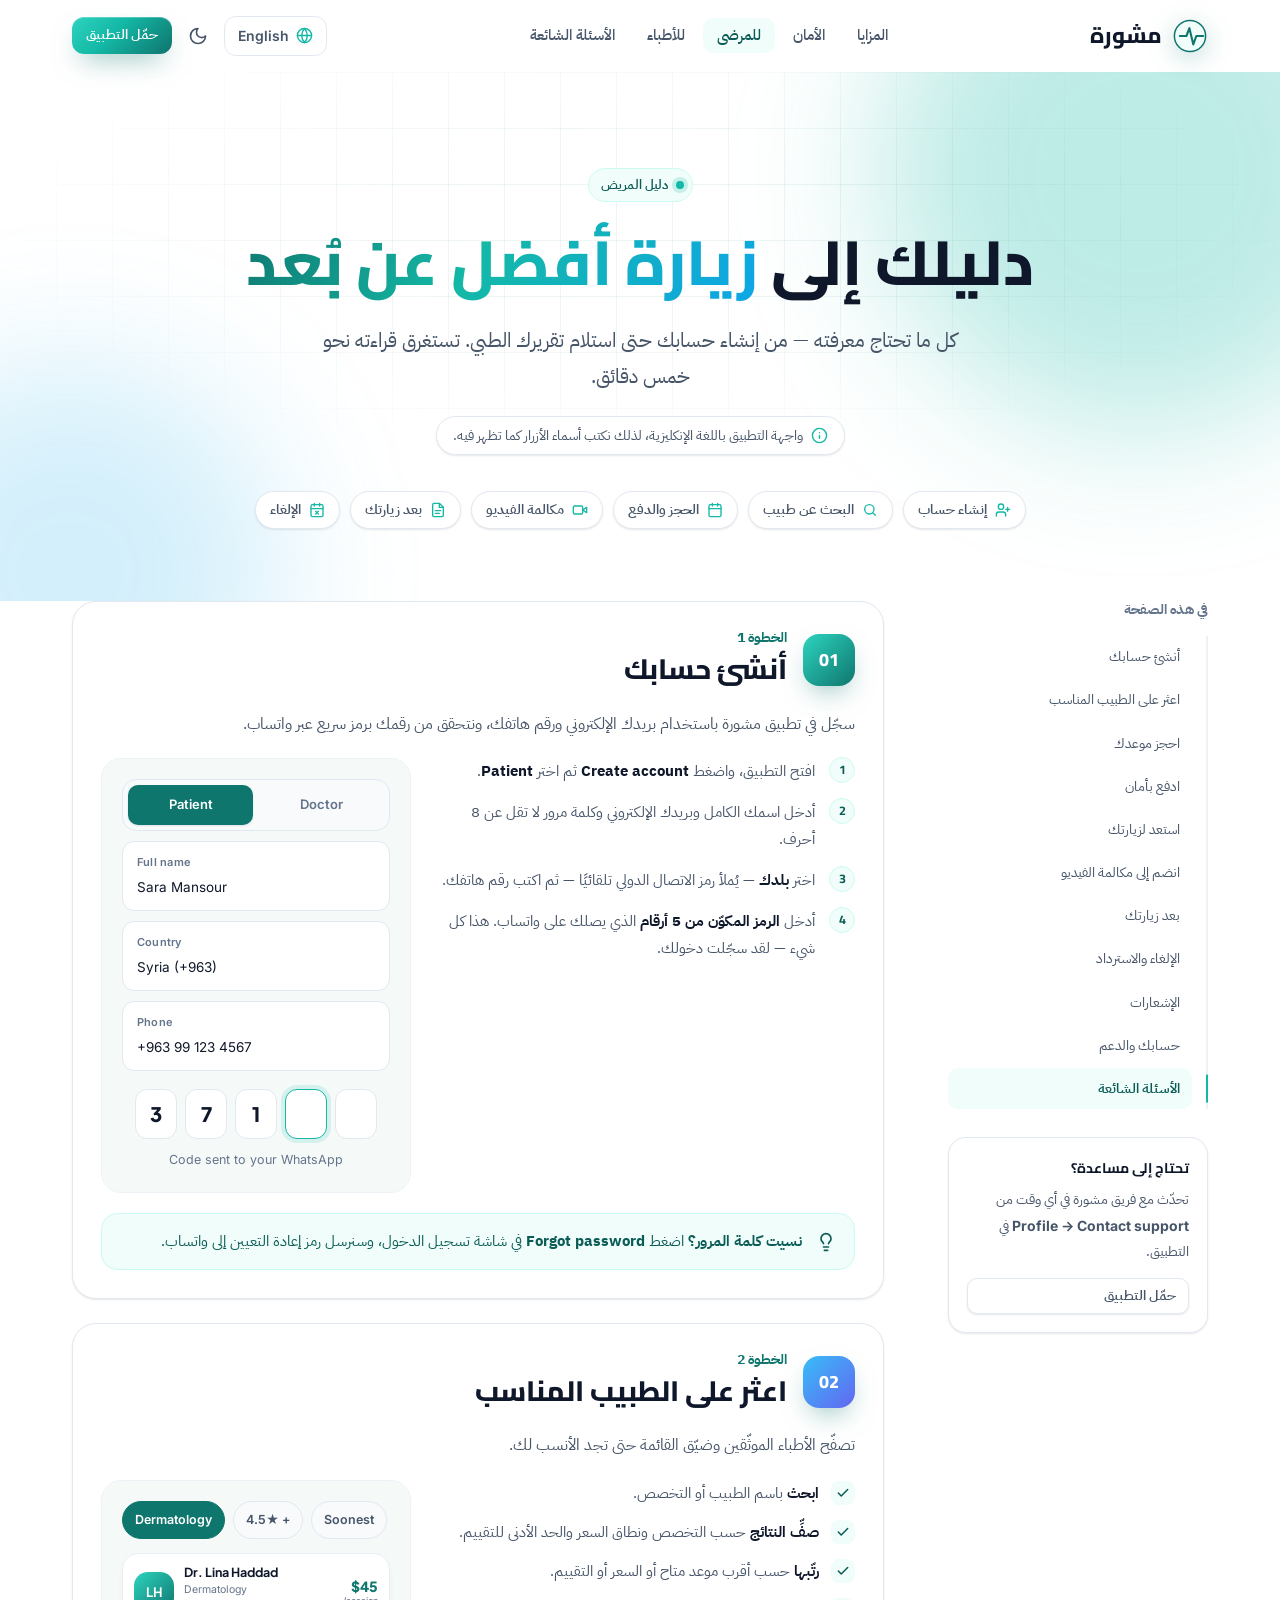
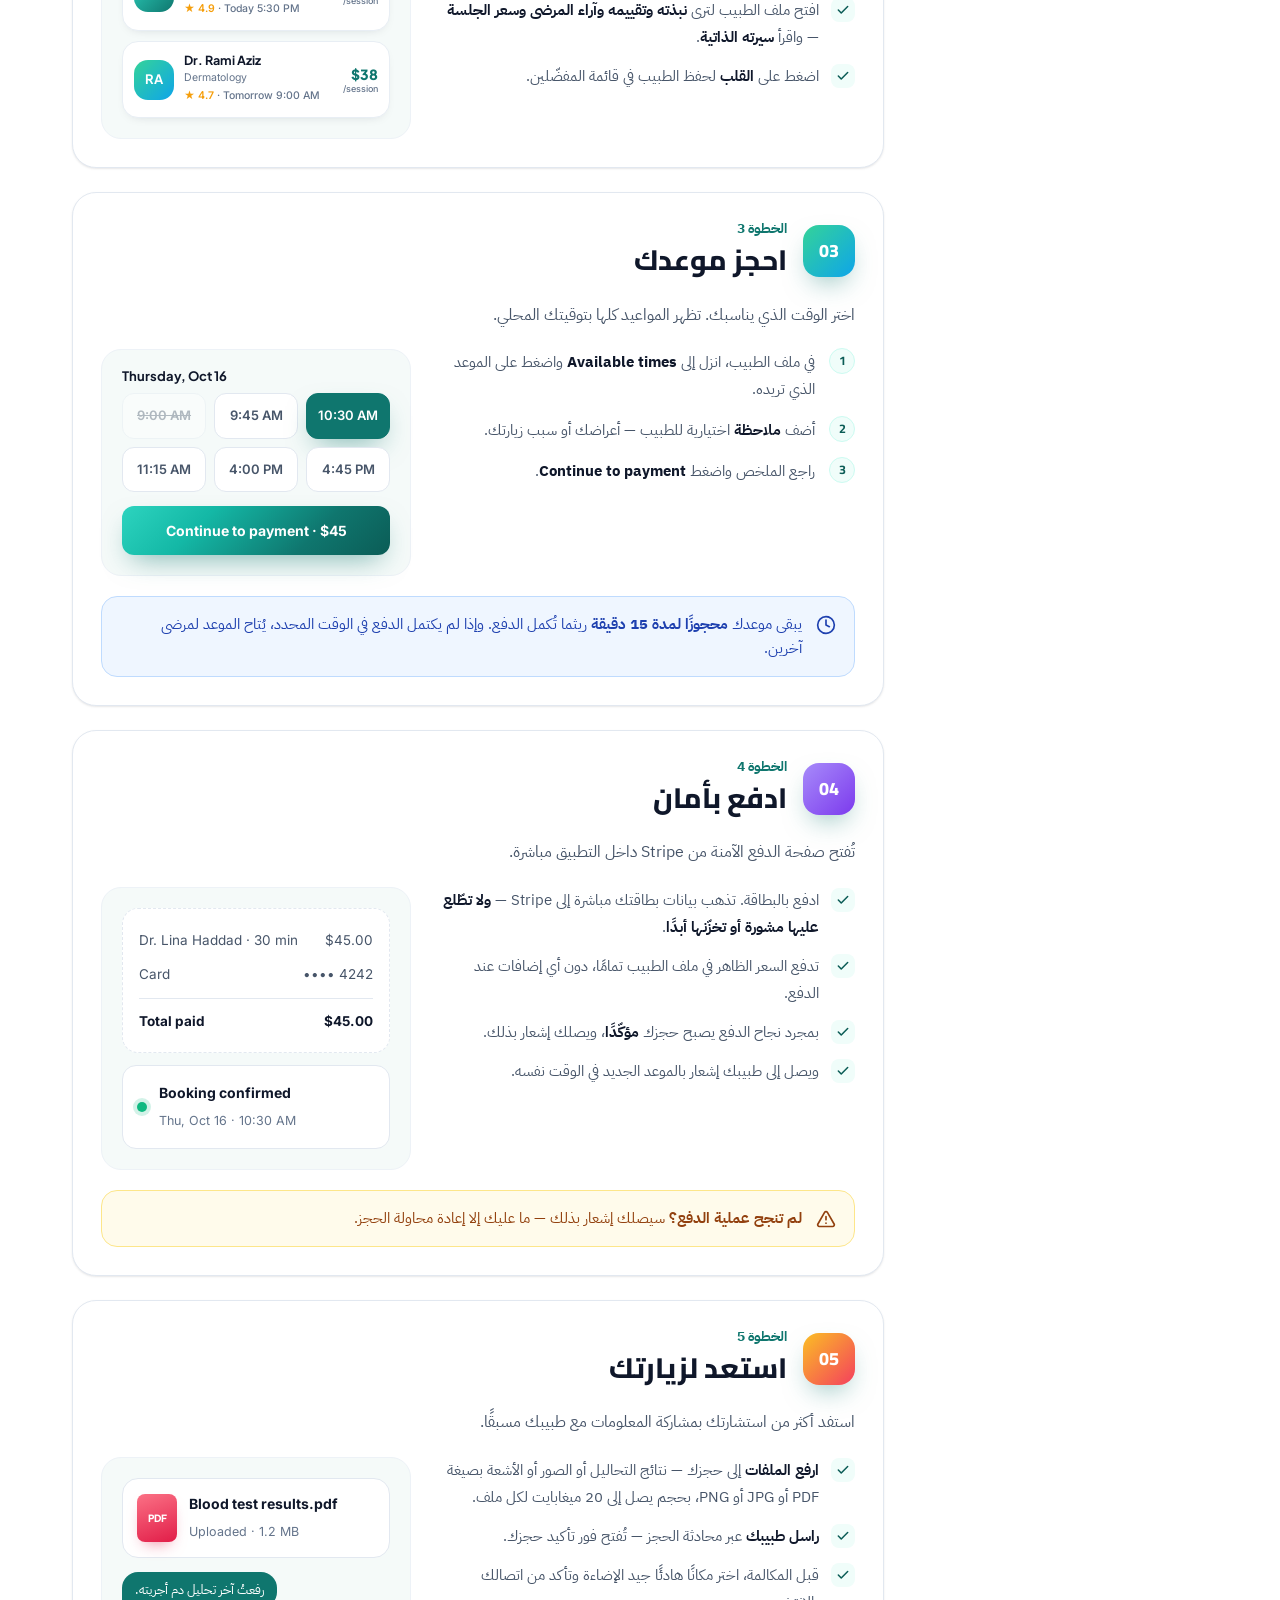
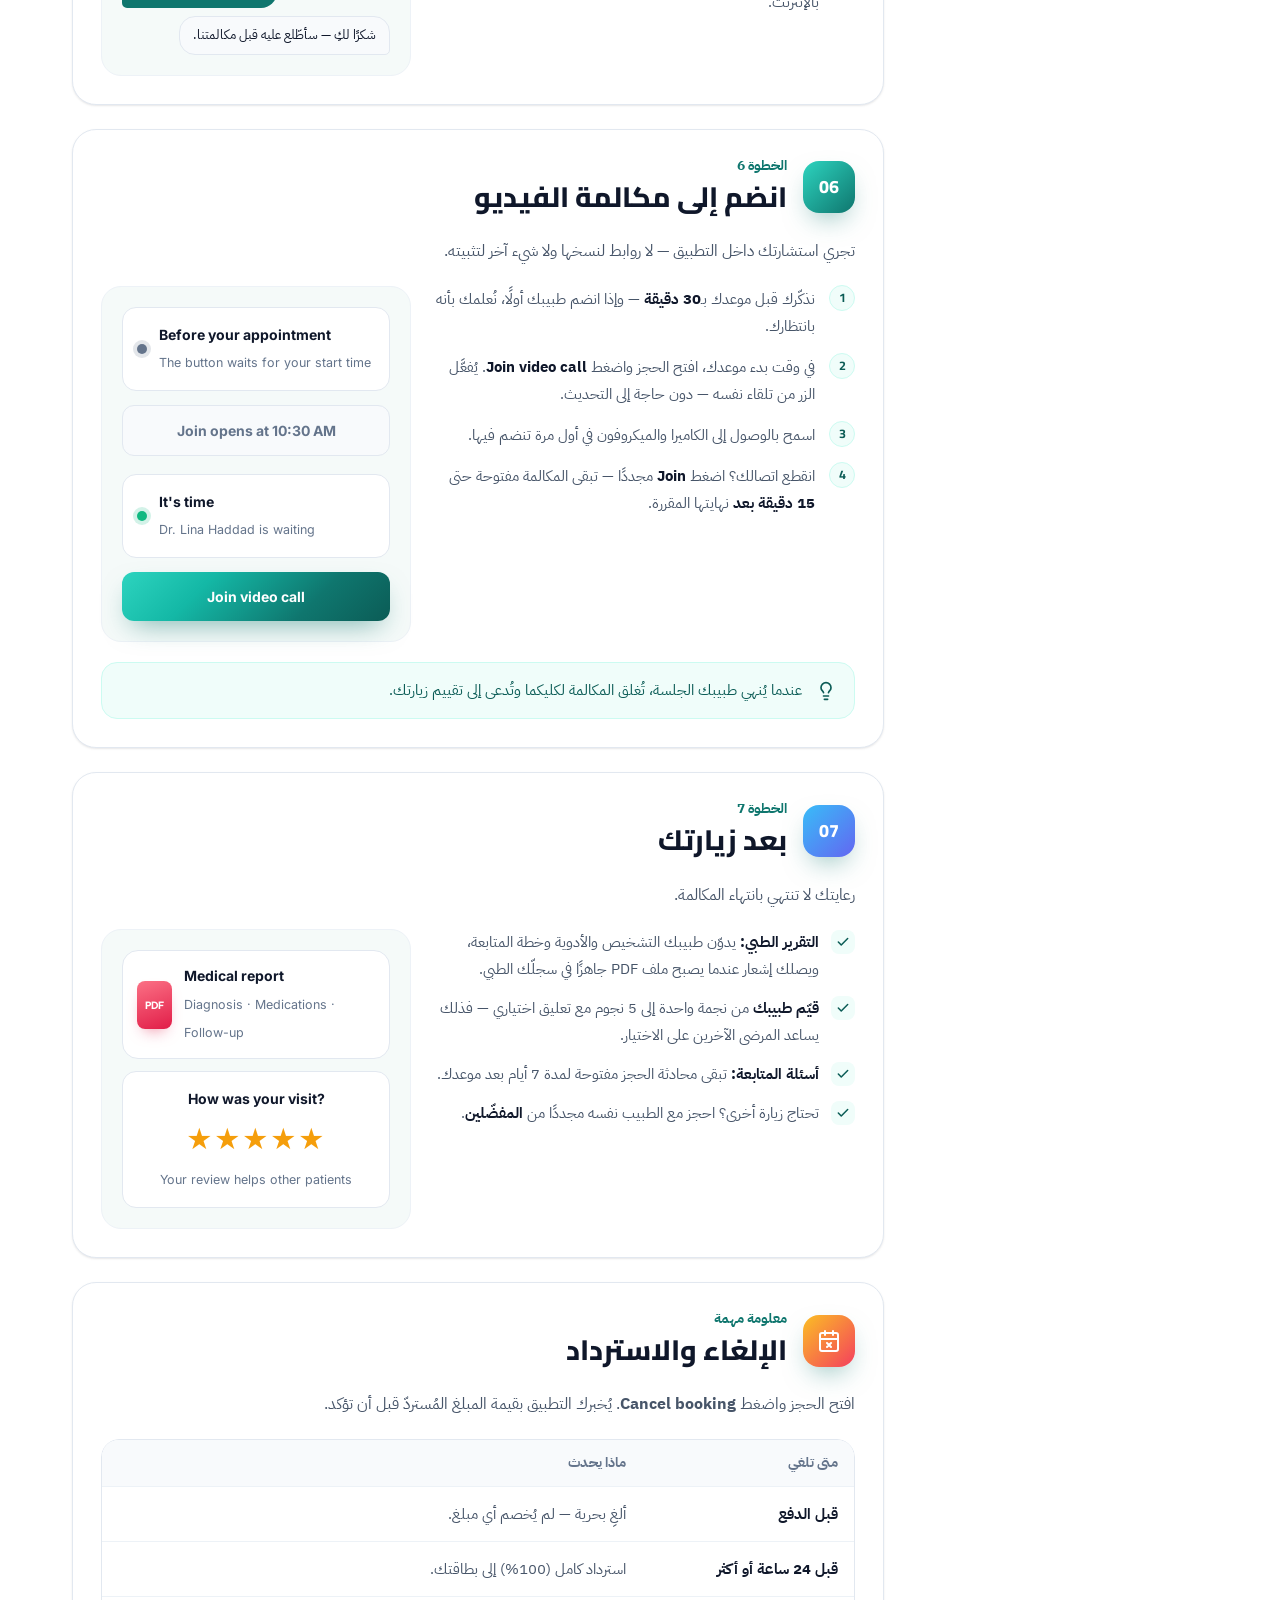
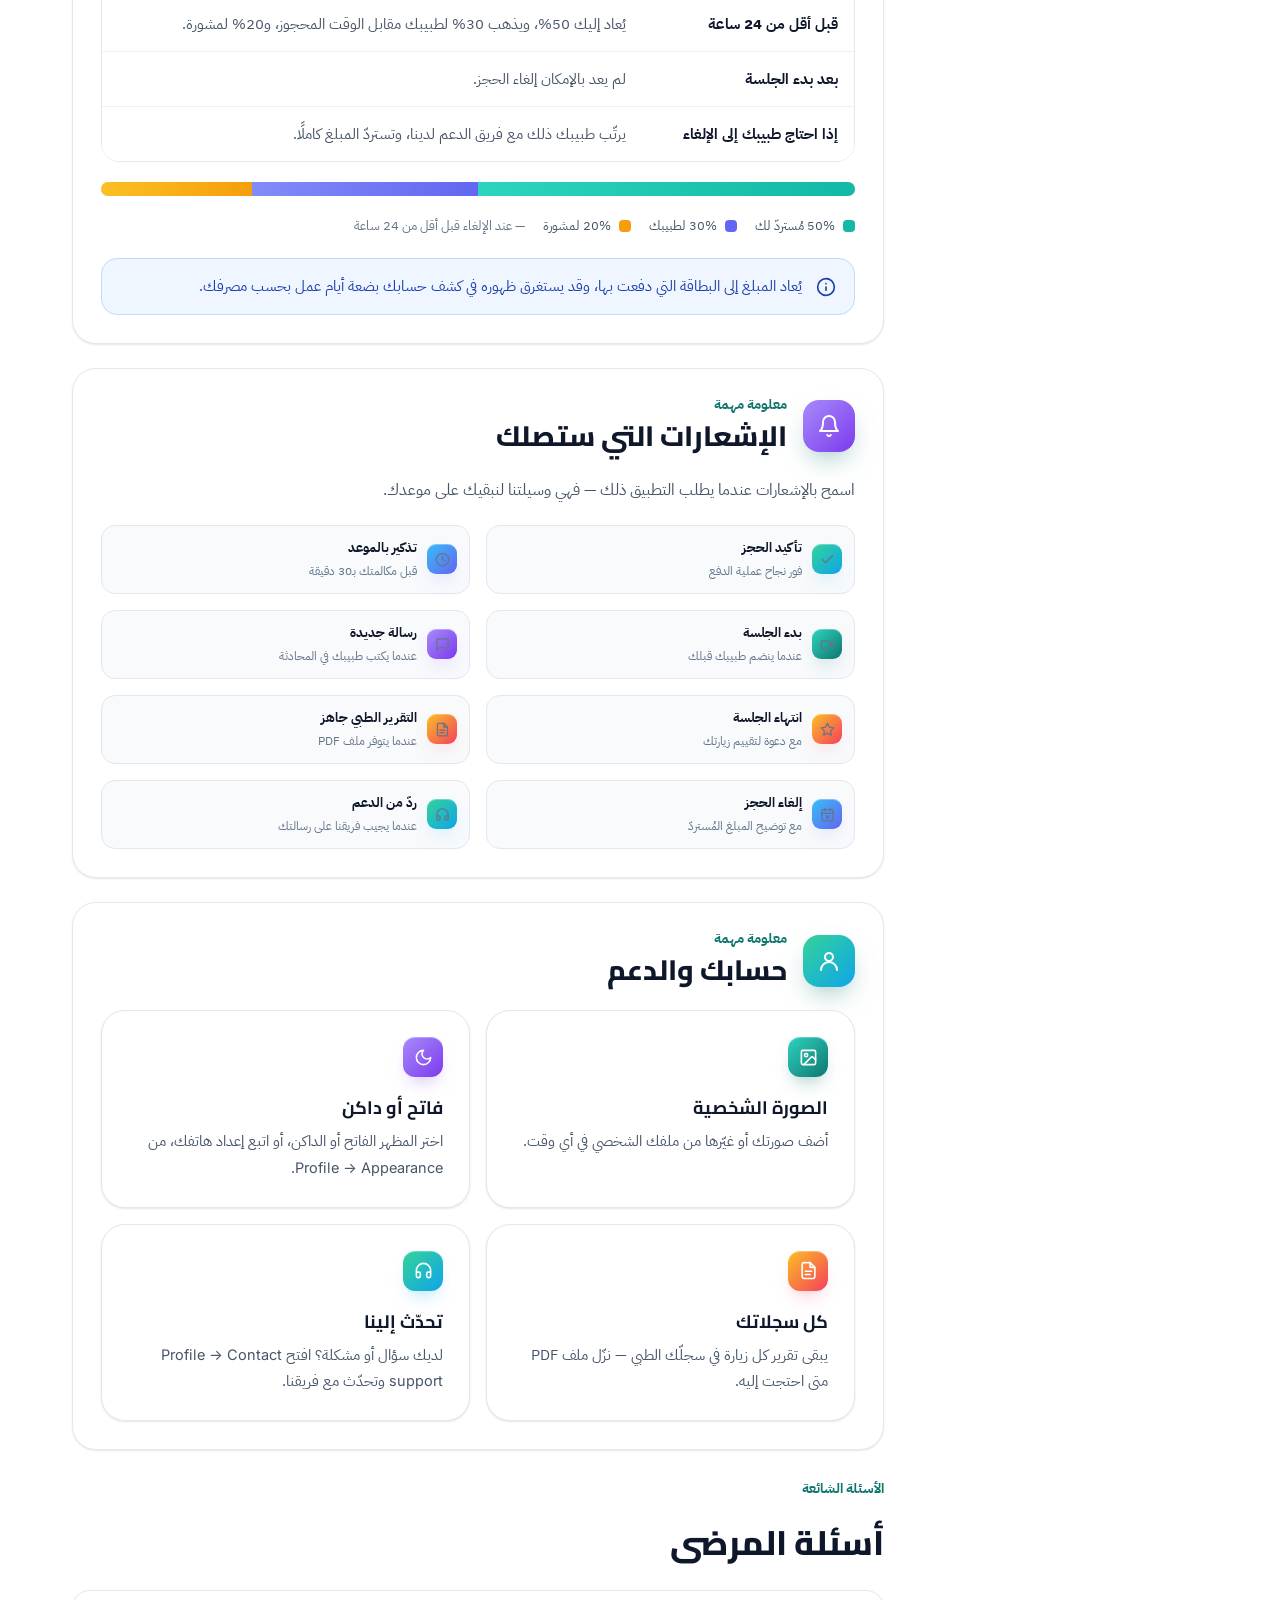
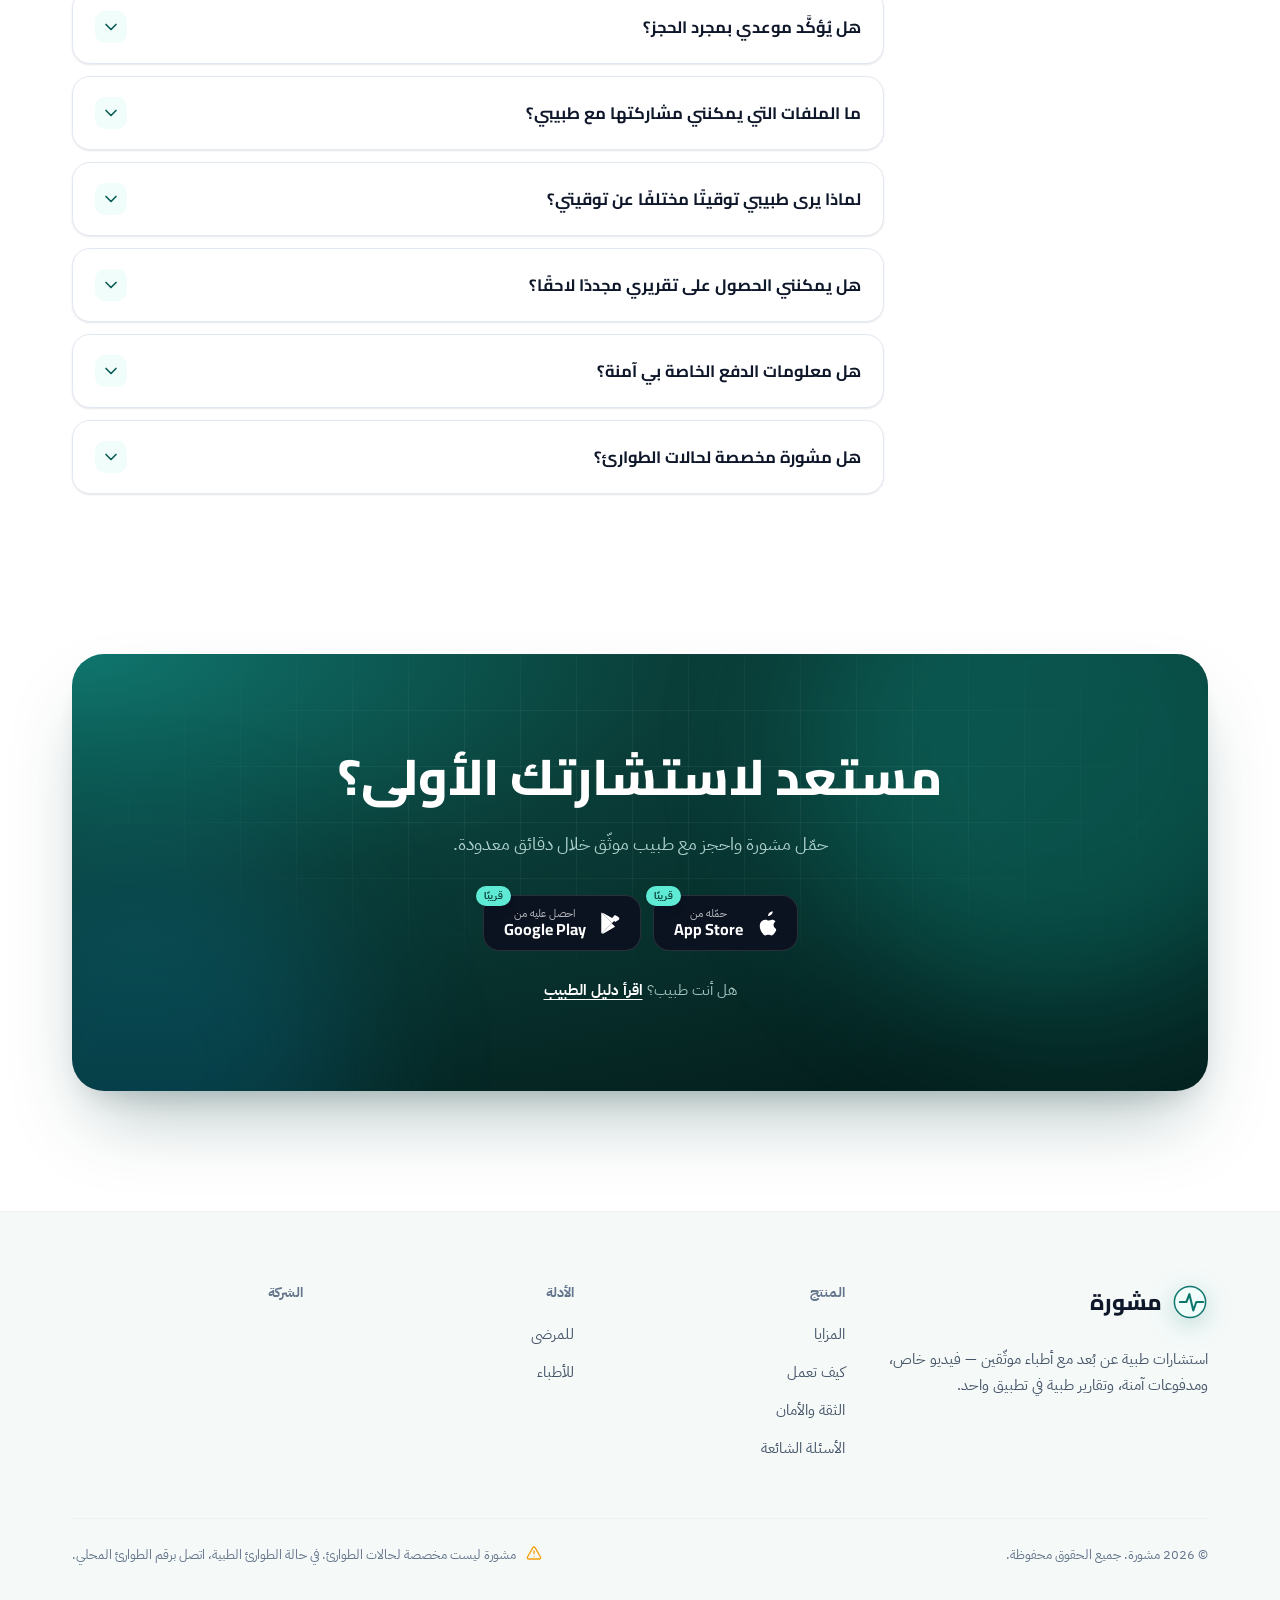
<file: ar/patients.html>
<!DOCTYPE html>
<html lang="ar" dir="rtl">
<head>
<meta charset="UTF-8" />
<meta name="viewport" content="width=device-width, initial-scale=1" />
<title>دليل المريض — كيف تستخدم مشورة</title>
<meta name="description" content="دليل خطوة بخطوة للمرضى: أنشئ حسابك، واعثر على طبيب موثّق، واحجز وادفع، وانضم إلى استشارة الفيديو، واستلم تقريرك الطبي." />
<meta name="theme-color" content="#0f766e" />
<meta property="og:title" content="دليل المريض في مشورة" />
<meta property="og:description" content="كل ما تحتاج معرفته — من إنشاء حسابك حتى استلام تقريرك الطبي." />
<meta property="og:type" content="article" />
<meta property="og:locale" content="ar_AR" />
<link rel="alternate" hreflang="en" href="../patients.html" />
<link rel="alternate" hreflang="ar" href="patients.html" />
<link rel="alternate" hreflang="x-default" href="../patients.html" />
<link rel="icon" type="image/svg+xml" href="data:image/svg+xml,%3Csvg xmlns='http://www.w3.org/2000/svg' viewBox='0 0 120 120'%3E%3Ccircle cx='60' cy='60' r='52' fill='%23F0FDFA' stroke='%230F766E' stroke-width='5'/%3E%3Cpath d='M26 60h22l10-26 13 54 10-28h23' fill='none' stroke='%230F766E' stroke-width='7' stroke-linecap='round' stroke-linejoin='round'/%3E%3C/svg%3E" />
<link rel="preconnect" href="https://fonts.googleapis.com" />
<link rel="preconnect" href="https://fonts.gstatic.com" crossorigin />
<link href="https://fonts.googleapis.com/css2?family=Cairo:wght@600;700;800&family=IBM+Plex+Sans+Arabic:wght@400;500;600;700&family=Inter:wght@400;500;600;700&family=Plus+Jakarta+Sans:wght@600;700;800&display=swap" rel="stylesheet" />
<link rel="stylesheet" href="../assets/css/styles.css" />
<script>
  document.documentElement.classList.add("js");
  try {
    var t = localStorage.getItem("mashora-theme"); if (t === "light" || t === "dark") document.documentElement.setAttribute("data-theme", t);
    var l = localStorage.getItem("mashora-lang"), alt = l && l !== document.documentElement.lang && document.querySelector('link[rel="alternate"][hreflang="' + l + '"]');
    if (alt) location.replace(alt.href + location.hash);
  } catch (e) {}
</script>
</head>
<body>
<a class="skip-link" href="#main">تخطَّ إلى المحتوى</a>

<!-- ============================== NAV ============================== -->
<header class="nav" data-nav>
  <div class="container nav-inner">
    <a class="brand" href="index.html" aria-label="مشورة — الصفحة الرئيسية"><svg class="logo" aria-hidden="true"><use href="#i-logo"/></svg>مشورة</a>
    <nav class="nav-links" aria-label="التنقل الرئيسي">
      <a href="index.html#features">المزايا</a>
      <a href="index.html#safety">الأمان</a>
      <a href="patients.html" aria-current="page">للمرضى</a>
      <a href="doctors.html">للأطباء</a>
      <a href="index.html#faq">الأسئلة الشائعة</a>
    </nav>
    <div class="nav-actions">
      <a class="lang-switch" href="../patients.html" hreflang="en" lang="en" data-lang-switch="en"><svg class="ic" aria-hidden="true"><use href="#i-globe"/></svg><span>English</span></a>
      <button class="icon-btn theme-toggle" type="button" data-theme-toggle aria-label="تبديل الوضع الداكن"><svg class="ic ic-moon" aria-hidden="true"><use href="#i-moon"/></svg><svg class="ic ic-sun" aria-hidden="true"><use href="#i-sun"/></svg></button>
      <a class="btn btn-primary btn-sm" href="index.html#download">حمّل التطبيق</a>
      <button class="icon-btn nav-burger" type="button" data-menu-toggle aria-expanded="false" aria-controls="mobile-menu" aria-label="فتح القائمة"><svg class="ic" aria-hidden="true"><use href="#i-menu"/></svg></button>
    </div>
  </div>
</header>
<div class="mobile-menu" id="mobile-menu" hidden>
  <a href="index.html#features">المزايا <svg class="ic ic-dir" aria-hidden="true"><use href="#i-arrow"/></svg></a>
  <a href="index.html#safety">الأمان <svg class="ic ic-dir" aria-hidden="true"><use href="#i-arrow"/></svg></a>
  <a href="patients.html">للمرضى <svg class="ic ic-dir" aria-hidden="true"><use href="#i-arrow"/></svg></a>
  <a href="doctors.html">للأطباء <svg class="ic ic-dir" aria-hidden="true"><use href="#i-arrow"/></svg></a>
  <a href="index.html#faq">الأسئلة الشائعة <svg class="ic ic-dir" aria-hidden="true"><use href="#i-arrow"/></svg></a>
  <a href="../patients.html" hreflang="en" lang="en" data-lang-switch="en">English <svg class="ic" aria-hidden="true"><use href="#i-globe"/></svg></a>
  <a class="btn btn-primary btn-lg" href="index.html#download">حمّل التطبيق</a>
</div>

<main id="main">

<!-- ============================== PAGE HERO ============================== -->
<section class="page-hero">
  <div class="mesh" aria-hidden="true"><span class="b1"></span><span class="b2"></span></div>
  <div class="grid-bg" aria-hidden="true"></div>
  <div class="container rel">
    <span class="eyebrow reveal"><span class="dot"></span>دليل المريض</span>
    <h1 class="reveal" style="--d:.06s">دليلك إلى <span class="gradient-text">زيارة أفضل عن بُعد</span></h1>
    <p class="lead reveal" style="--d:.12s">كل ما تحتاج معرفته — من إنشاء حسابك حتى استلام تقريرك الطبي. تستغرق قراءته نحو خمس دقائق.</p>
    <p class="lang-note reveal" style="--d:.15s"><svg class="ic" aria-hidden="true"><use href="#i-info"/></svg>واجهة التطبيق باللغة الإنكليزية، لذلك نكتب أسماء الأزرار كما تظهر فيه.</p>
    <div class="jump-chips reveal" style="--d:.18s">
      <a href="#account"><svg class="ic" aria-hidden="true"><use href="#i-user-plus"/></svg>إنشاء حساب</a>
      <a href="#find"><svg class="ic" aria-hidden="true"><use href="#i-search"/></svg>البحث عن طبيب</a>
      <a href="#book"><svg class="ic" aria-hidden="true"><use href="#i-calendar"/></svg>الحجز والدفع</a>
      <a href="#consult"><svg class="ic" aria-hidden="true"><use href="#i-video"/></svg>مكالمة الفيديو</a>
      <a href="#after"><svg class="ic" aria-hidden="true"><use href="#i-file"/></svg>بعد زيارتك</a>
      <a href="#cancel"><svg class="ic" aria-hidden="true"><use href="#i-cal-x"/></svg>الإلغاء</a>
    </div>
  </div>
</section>

<!-- ============================== GUIDE ============================== -->
<div class="container guide">
  <aside class="toc" aria-label="في هذه الصفحة">
    <h4>في هذه الصفحة</h4>
    <ol>
      <li><a href="#account">أنشئ حسابك</a></li>
      <li><a href="#find">اعثر على الطبيب المناسب</a></li>
      <li><a href="#book">احجز موعدك</a></li>
      <li><a href="#pay">ادفع بأمان</a></li>
      <li><a href="#prepare">استعد لزيارتك</a></li>
      <li><a href="#consult">انضم إلى مكالمة الفيديو</a></li>
      <li><a href="#after">بعد زيارتك</a></li>
      <li><a href="#cancel">الإلغاء والاسترداد</a></li>
      <li><a href="#notifications">الإشعارات</a></li>
      <li><a href="#account-settings">حسابك والدعم</a></li>
      <li><a href="#faq">الأسئلة الشائعة</a></li>
    </ol>
    <div class="toc-card">
      <b>تحتاج إلى مساعدة؟</b>
      تحدّث مع فريق مشورة في أي وقت من <strong dir="ltr">Profile → Contact support</strong> في التطبيق.
      <a class="btn btn-outline btn-sm" href="index.html#download">حمّل التطبيق</a>
    </div>
  </aside>

  <div class="steps">

    <!-- 01 -->
    <article class="step reveal" id="account">
      <div class="step-head">
        <span class="step-num g1">01</span>
        <div><span class="eyebrow-plain">الخطوة 1</span><h2>أنشئ حسابك</h2></div>
      </div>
      <p class="lead">سجّل في تطبيق مشورة باستخدام بريدك الإلكتروني ورقم هاتفك، ونتحقق من رقمك برمز سريع عبر واتساب.</p>
      <div class="step-body has-visual">
        <ol class="numbered">
          <li>افتح التطبيق، واضغط <b>Create account</b> ثم اختر <b>Patient</b>.</li>
          <li>أدخل اسمك الكامل وبريدك الإلكتروني وكلمة مرور لا تقل عن 8 أحرف.</li>
          <li>اختر <b>بلدك</b> — يُملأ رمز الاتصال الدولي تلقائيًا — ثم اكتب رقم هاتفك.</li>
          <li>أدخل <b>الرمز المكوّن من 5 أرقام</b> الذي يصلك على واتساب. هذا كل شيء — لقد سجّلت دخولك.</li>
        </ol>
        <div class="visual-card" dir="ltr" aria-hidden="true">
          <div class="ui-form">
            <div class="ui-seg"><span class="on">Patient</span><span>Doctor</span></div>
            <div class="ui-field"><b>Full name</b><span>Sara Mansour</span></div>
            <div class="ui-field"><b>Country</b><span>Syria (+963)</span></div>
            <div class="ui-field"><b>Phone</b><span>+963 99 123 4567</span></div>
          </div>
          <div style="margin-top:18px" class="otp"><i>3</i><i>7</i><i>1</i><i class="on"></i><i></i></div>
          <p class="ui-note">Code sent to your WhatsApp</p>
        </div>
      </div>
      <div class="callout callout-tip"><svg class="ic" aria-hidden="true"><use href="#i-bulb"/></svg><div><b>نسيت كلمة المرور؟</b> اضغط <b>Forgot password</b> في شاشة تسجيل الدخول، وسنرسل رمز إعادة التعيين إلى واتساب.</div></div>
    </article>

    <!-- 02 -->
    <article class="step reveal" id="find">
      <div class="step-head">
        <span class="step-num g2">02</span>
        <div><span class="eyebrow-plain">الخطوة 2</span><h2>اعثر على الطبيب المناسب</h2></div>
      </div>
      <p class="lead">تصفّح الأطباء الموثّقين وضيّق القائمة حتى تجد الأنسب لك.</p>
      <div class="step-body has-visual">
        <ul class="check-list">
          <li><span class="tick"><svg class="ic" aria-hidden="true"><use href="#i-check"/></svg></span><span><b>ابحث</b> باسم الطبيب أو التخصص.</span></li>
          <li><span class="tick"><svg class="ic" aria-hidden="true"><use href="#i-check"/></svg></span><span><b>صفِّ النتائج</b> حسب التخصص ونطاق السعر والحد الأدنى للتقييم.</span></li>
          <li><span class="tick"><svg class="ic" aria-hidden="true"><use href="#i-check"/></svg></span><span><b>رتّبها</b> حسب أقرب موعد متاح أو السعر أو التقييم.</span></li>
          <li><span class="tick"><svg class="ic" aria-hidden="true"><use href="#i-check"/></svg></span><span>افتح ملف الطبيب لترى <b>نبذته وتقييمه وآراء المرضى وسعر الجلسة</b> — واقرأ <b>سيرته الذاتية</b>.</span></li>
          <li><span class="tick"><svg class="ic" aria-hidden="true"><use href="#i-check"/></svg></span><span>اضغط على <b>القلب</b> لحفظ الطبيب في قائمة المفضّلين.</span></li>
        </ul>
        <div class="visual-card" dir="ltr" aria-hidden="true">
          <div class="mini-filters" style="margin-top:0;margin-bottom:14px"><span class="on">Dermatology</span><span>4.5★ +</span><span>Soonest</span></div>
          <div style="display:grid;gap:10px">
            <div class="doc-card"><div class="av g1">LH</div><div class="meta"><b>Dr. Lina Haddad</b><span>Dermatology</span><span class="rate">★ 4.9 <em>· Today 5:30 PM</em></span></div><div class="price">$45<small>/session</small></div></div>
            <div class="doc-card"><div class="av g5">RA</div><div class="meta"><b>Dr. Rami Aziz</b><span>Dermatology</span><span class="rate">★ 4.7 <em>· Tomorrow 9:00 AM</em></span></div><div class="price">$38<small>/session</small></div></div>
          </div>
        </div>
      </div>
    </article>

    <!-- 03 -->
    <article class="step reveal" id="book">
      <div class="step-head">
        <span class="step-num g5">03</span>
        <div><span class="eyebrow-plain">الخطوة 3</span><h2>احجز موعدك</h2></div>
      </div>
      <p class="lead">اختر الوقت الذي يناسبك. تظهر المواعيد كلها بتوقيتك المحلي.</p>
      <div class="step-body has-visual">
        <ol class="numbered">
          <li>في ملف الطبيب، انزل إلى <b>Available times</b> واضغط على الموعد الذي تريده.</li>
          <li>أضف <b>ملاحظة</b> اختيارية للطبيب — أعراضك أو سبب زيارتك.</li>
          <li>راجع الملخص واضغط <b>Continue to payment</b>.</li>
        </ol>
        <div class="visual-card" dir="ltr" aria-hidden="true">
          <p class="ui-day">Thursday, Oct 16</p>
          <div class="slots"><span class="off">9:00 AM</span><span>9:45 AM</span><span class="on">10:30 AM</span><span>11:15 AM</span><span>4:00 PM</span><span>4:45 PM</span></div>
          <span class="ui-btn">Continue to payment · $45</span>
        </div>
      </div>
      <div class="callout callout-info"><svg class="ic" aria-hidden="true"><use href="#i-clock"/></svg><div>يبقى موعدك <b>محجوزًا لمدة 15 دقيقة</b> ريثما تُكمل الدفع. وإذا لم يكتمل الدفع في الوقت المحدد، يُتاح الموعد لمرضى آخرين.</div></div>
    </article>

    <!-- 04 -->
    <article class="step reveal" id="pay">
      <div class="step-head">
        <span class="step-num g4">04</span>
        <div><span class="eyebrow-plain">الخطوة 4</span><h2>ادفع بأمان</h2></div>
      </div>
      <p class="lead">تُفتح صفحة الدفع الآمنة من Stripe داخل التطبيق مباشرة.</p>
      <div class="step-body has-visual">
        <ul class="check-list">
          <li><span class="tick"><svg class="ic" aria-hidden="true"><use href="#i-check"/></svg></span><span>ادفع بالبطاقة. تذهب بيانات بطاقتك مباشرة إلى Stripe — <b>ولا تطّلع عليها مشورة أو تخزّنها أبدًا</b>.</span></li>
          <li><span class="tick"><svg class="ic" aria-hidden="true"><use href="#i-check"/></svg></span><span>تدفع السعر الظاهر في ملف الطبيب تمامًا، دون أي إضافات عند الدفع.</span></li>
          <li><span class="tick"><svg class="ic" aria-hidden="true"><use href="#i-check"/></svg></span><span>بمجرد نجاح الدفع يصبح حجزك <b>مؤكّدًا</b>، ويصلك إشعار بذلك.</span></li>
          <li><span class="tick"><svg class="ic" aria-hidden="true"><use href="#i-check"/></svg></span><span>ويصل إلى طبيبك إشعار بالموعد الجديد في الوقت نفسه.</span></li>
        </ul>
        <div class="visual-card" dir="ltr" aria-hidden="true">
          <div class="mini-receipt" style="margin-top:0;background:var(--surface)">
            <div><span>Dr. Lina Haddad · 30 min</span><span>$45.00</span></div>
            <div><span>Card</span><span>•••• 4242</span></div>
            <div class="total"><span>Total paid</span><span>$45.00</span></div>
          </div>
          <div class="ui-status" style="margin-top:12px"><span class="dot-state green"></span><div><b>Booking confirmed</b><span>Thu, Oct 16 · 10:30 AM</span></div></div>
        </div>
      </div>
      <div class="callout callout-warn"><svg class="ic" aria-hidden="true"><use href="#i-alert"/></svg><div><b>لم تنجح عملية الدفع؟</b> سيصلك إشعار بذلك — ما عليك إلا إعادة محاولة الحجز.</div></div>
    </article>

    <!-- 05 -->
    <article class="step reveal" id="prepare">
      <div class="step-head">
        <span class="step-num g3">05</span>
        <div><span class="eyebrow-plain">الخطوة 5</span><h2>استعد لزيارتك</h2></div>
      </div>
      <p class="lead">استفد أكثر من استشارتك بمشاركة المعلومات مع طبيبك مسبقًا.</p>
      <div class="step-body has-visual">
        <ul class="check-list">
          <li><span class="tick"><svg class="ic" aria-hidden="true"><use href="#i-check"/></svg></span><span><b>ارفع الملفات</b> إلى حجزك — نتائج التحاليل أو الصور أو الأشعة بصيغة PDF أو JPG أو PNG، بحجم يصل إلى 20 ميغابايت لكل ملف.</span></li>
          <li><span class="tick"><svg class="ic" aria-hidden="true"><use href="#i-check"/></svg></span><span><b>راسل طبيبك</b> عبر محادثة الحجز — تُفتح فور تأكيد حجزك.</span></li>
          <li><span class="tick"><svg class="ic" aria-hidden="true"><use href="#i-check"/></svg></span><span>قبل المكالمة، اختر مكانًا هادئًا جيد الإضاءة وتأكد من اتصالك بالإنترنت.</span></li>
        </ul>
        <div class="visual-card" aria-hidden="true">
          <div class="mini-pdf" dir="ltr" style="margin-top:0;background:var(--surface)"><span class="doc">PDF</span><div><b>Blood test results.pdf</b><span>Uploaded · 1.2 MB</span></div></div>
          <div class="mini-chat" style="margin-top:14px">
            <div class="bubble out">رفعتُ آخر تحليل دم أجريته.</div>
            <div class="bubble in">شكرًا لكِ — سأطّلع عليه قبل مكالمتنا.</div>
          </div>
        </div>
      </div>
    </article>

    <!-- 06 -->
    <article class="step reveal" id="consult">
      <div class="step-head">
        <span class="step-num g1">06</span>
        <div><span class="eyebrow-plain">الخطوة 6</span><h2>انضم إلى مكالمة الفيديو</h2></div>
      </div>
      <p class="lead">تجري استشارتك داخل التطبيق — لا روابط لنسخها ولا شيء آخر لتثبيته.</p>
      <div class="step-body has-visual">
        <ol class="numbered">
          <li>نذكّرك قبل موعدك بـ<b>30 دقيقة</b> — وإذا انضم طبيبك أولًا، نُعلمك بأنه بانتظارك.</li>
          <li>في وقت بدء موعدك، افتح الحجز واضغط <b>Join video call</b>. يُفعَّل الزر من تلقاء نفسه — دون حاجة إلى التحديث.</li>
          <li>اسمح بالوصول إلى الكاميرا والميكروفون في أول مرة تنضم فيها.</li>
          <li>انقطع اتصالك؟ اضغط <b>Join</b> مجددًا — تبقى المكالمة مفتوحة حتى <b>15 دقيقة بعد</b> نهايتها المقررة.</li>
        </ol>
        <div class="visual-card" dir="ltr" aria-hidden="true">
          <div class="ui-status"><span class="dot-state gray"></span><div><b>Before your appointment</b><span>The button waits for your start time</span></div></div>
          <span class="ui-btn muted">Join opens at 10:30 AM</span>
          <div class="ui-status" style="margin-top:18px"><span class="dot-state green"></span><div><b>It's time</b><span>Dr. Lina Haddad is waiting</span></div></div>
          <span class="ui-btn">Join video call</span>
        </div>
      </div>
      <div class="callout callout-tip"><svg class="ic" aria-hidden="true"><use href="#i-bulb"/></svg><div>عندما يُنهي طبيبك الجلسة، تُغلق المكالمة لكليكما وتُدعى إلى تقييم زيارتك.</div></div>
    </article>

    <!-- 07 -->
    <article class="step reveal" id="after">
      <div class="step-head">
        <span class="step-num g2">07</span>
        <div><span class="eyebrow-plain">الخطوة 7</span><h2>بعد زيارتك</h2></div>
      </div>
      <p class="lead">رعايتك لا تنتهي بانتهاء المكالمة.</p>
      <div class="step-body has-visual">
        <ul class="check-list">
          <li><span class="tick"><svg class="ic" aria-hidden="true"><use href="#i-check"/></svg></span><span><b>التقرير الطبي:</b> يدوّن طبيبك التشخيص والأدوية وخطة المتابعة، ويصلك إشعار عندما يصبح ملف PDF جاهزًا في سجلّك الطبي.</span></li>
          <li><span class="tick"><svg class="ic" aria-hidden="true"><use href="#i-check"/></svg></span><span><b>قيّم طبيبك</b> من نجمة واحدة إلى 5 نجوم مع تعليق اختياري — فذلك يساعد المرضى الآخرين على الاختيار.</span></li>
          <li><span class="tick"><svg class="ic" aria-hidden="true"><use href="#i-check"/></svg></span><span><b>أسئلة المتابعة:</b> تبقى محادثة الحجز مفتوحة لمدة 7 أيام بعد موعدك.</span></li>
          <li><span class="tick"><svg class="ic" aria-hidden="true"><use href="#i-check"/></svg></span><span>تحتاج زيارة أخرى؟ احجز مع الطبيب نفسه مجددًا من <b>المفضّلين</b>.</span></li>
        </ul>
        <div class="visual-card" dir="ltr" aria-hidden="true">
          <div class="mini-pdf" style="margin-top:0;background:var(--surface)"><span class="doc">PDF</span><div><b>Medical report</b><span>Diagnosis · Medications · Follow-up</span></div></div>
          <div class="ui-status" style="margin-top:12px;display:block;text-align:center">
            <b>How was your visit?</b>
            <p class="stars" style="font-size:26px;margin-top:6px">★★★★★</p>
            <span>Your review helps other patients</span>
          </div>
        </div>
      </div>
    </article>

    <!-- CANCELLATIONS -->
    <article class="step reveal" id="cancel">
      <div class="step-head">
        <span class="step-num g3"><svg class="ic ic-lg" aria-hidden="true"><use href="#i-cal-x"/></svg></span>
        <div><span class="eyebrow-plain">معلومة مهمة</span><h2>الإلغاء والاسترداد</h2></div>
      </div>
      <p class="lead">افتح الحجز واضغط <b>Cancel booking</b>. يُخبرك التطبيق بقيمة المبلغ المُستردّ قبل أن تؤكد.</p>
      <div class="table-wrap">
        <table class="kv">
          <thead><tr><th scope="col">متى تلغي</th><th scope="col">ماذا يحدث</th></tr></thead>
          <tbody>
            <tr><td>قبل الدفع</td><td>ألغِ بحرية — لم يُخصم أي مبلغ.</td></tr>
            <tr><td>قبل 24 ساعة أو أكثر</td><td>استرداد كامل (100%) إلى بطاقتك.</td></tr>
            <tr><td>قبل أقل من 24 ساعة</td><td>يُعاد إليك 50%، ويذهب 30% لطبيبك مقابل الوقت المحجوز، و20% لمشورة.</td></tr>
            <tr><td>بعد بدء الجلسة</td><td>لم يعد بالإمكان إلغاء الحجز.</td></tr>
            <tr><td>إذا احتاج طبيبك إلى الإلغاء</td><td>يرتّب طبيبك ذلك مع فريق الدعم لدينا، وتستردّ المبلغ كاملًا.</td></tr>
          </tbody>
        </table>
      </div>
      <div class="bar-wrap" aria-hidden="true">
        <div class="bar" style="height:14px"><span class="s-patient" style="width:50%"></span><span class="s-doctor" style="width:30%"></span><span class="s-platform" style="width:20%"></span></div>
        <div class="legend"><span><i style="background:#14b8a6"></i>50% مُستردّ لك</span><span><i style="background:#6366f1"></i>30% لطبيبك</span><span><i style="background:#f59e0b"></i>20% لمشورة</span><span style="color:var(--text-3)">— عند الإلغاء قبل أقل من 24 ساعة</span></div>
      </div>
      <div class="callout callout-info"><svg class="ic" aria-hidden="true"><use href="#i-info"/></svg><div>يُعاد المبلغ إلى البطاقة التي دفعت بها، وقد يستغرق ظهوره في كشف حسابك بضعة أيام عمل بحسب مصرفك.</div></div>
    </article>

    <!-- NOTIFICATIONS -->
    <article class="step reveal" id="notifications">
      <div class="step-head">
        <span class="step-num g4"><svg class="ic ic-lg" aria-hidden="true"><use href="#i-bell"/></svg></span>
        <div><span class="eyebrow-plain">معلومة مهمة</span><h2>الإشعارات التي ستصلك</h2></div>
      </div>
      <p class="lead">اسمح بالإشعارات عندما يطلب التطبيق ذلك — فهي وسيلتنا لنبقيك على موعدك.</p>
      <div class="cards">
        <div class="notif"><span class="ico g5"><svg class="ic" aria-hidden="true"><use href="#i-check"/></svg></span><div><b>تأكيد الحجز</b><span>فور نجاح عملية الدفع</span></div></div>
        <div class="notif"><span class="ico g2"><svg class="ic" aria-hidden="true"><use href="#i-clock"/></svg></span><div><b>تذكير بالموعد</b><span>قبل مكالمتك بـ30 دقيقة</span></div></div>
        <div class="notif"><span class="ico g1"><svg class="ic" aria-hidden="true"><use href="#i-video"/></svg></span><div><b>بدء الجلسة</b><span>عندما ينضم طبيبك قبلك</span></div></div>
        <div class="notif"><span class="ico g4"><svg class="ic" aria-hidden="true"><use href="#i-chat"/></svg></span><div><b>رسالة جديدة</b><span>عندما يكتب طبيبك في المحادثة</span></div></div>
        <div class="notif"><span class="ico g3"><svg class="ic" aria-hidden="true"><use href="#i-star"/></svg></span><div><b>انتهاء الجلسة</b><span>مع دعوة لتقييم زيارتك</span></div></div>
        <div class="notif"><span class="ico g3"><svg class="ic" aria-hidden="true"><use href="#i-file"/></svg></span><div><b>التقرير الطبي جاهز</b><span>عندما يتوفر ملف PDF</span></div></div>
        <div class="notif"><span class="ico g2"><svg class="ic" aria-hidden="true"><use href="#i-cal-x"/></svg></span><div><b>إلغاء الحجز</b><span>مع توضيح المبلغ المُستردّ</span></div></div>
        <div class="notif"><span class="ico g5"><svg class="ic" aria-hidden="true"><use href="#i-support"/></svg></span><div><b>ردّ من الدعم</b><span>عندما يجيب فريقنا على رسالتك</span></div></div>
      </div>
    </article>

    <!-- ACCOUNT -->
    <article class="step reveal" id="account-settings">
      <div class="step-head">
        <span class="step-num g5"><svg class="ic ic-lg" aria-hidden="true"><use href="#i-user"/></svg></span>
        <div><span class="eyebrow-plain">معلومة مهمة</span><h2>حسابك والدعم</h2></div>
      </div>
      <div class="cards">
        <div class="card"><span class="ico ico-sm g1"><svg class="ic" aria-hidden="true"><use href="#i-image"/></svg></span><h3>الصورة الشخصية</h3><p>أضف صورتك أو غيّرها من ملفك الشخصي في أي وقت.</p></div>
        <div class="card"><span class="ico ico-sm g4"><svg class="ic" aria-hidden="true"><use href="#i-moon"/></svg></span><h3>فاتح أو داكن</h3><p>اختر المظهر الفاتح أو الداكن، أو اتبع إعداد هاتفك، من <span dir="ltr">Profile → Appearance</span>.</p></div>
        <div class="card"><span class="ico ico-sm g3"><svg class="ic" aria-hidden="true"><use href="#i-file"/></svg></span><h3>كل سجلاتك</h3><p>يبقى تقرير كل زيارة في سجلّك الطبي — نزّل ملف PDF متى احتجت إليه.</p></div>
        <div class="card"><span class="ico ico-sm g5"><svg class="ic" aria-hidden="true"><use href="#i-support"/></svg></span><h3>تحدّث إلينا</h3><p>لديك سؤال أو مشكلة؟ افتح <span dir="ltr">Profile → Contact support</span> وتحدّث مع فريقنا.</p></div>
      </div>
    </article>

    <!-- FAQ -->
    <section id="faq" class="reveal" style="scroll-margin-top:calc(var(--nav-h) + 20px)">
      <div class="section-head left" style="margin-bottom:24px">
        <span class="eyebrow-plain">الأسئلة الشائعة</span>
        <h2 style="font-size:clamp(26px,3vw,34px)">أسئلة المرضى</h2>
      </div>
      <div class="faq" style="margin-inline:0">
        <details>
          <summary>هل يُؤكَّد موعدي بمجرد الحجز؟<span class="chev"><svg class="ic" aria-hidden="true"><use href="#i-chev"/></svg></span></summary>
          <div class="answer"><p>يُؤكَّد موعدك لحظة نجاح عملية الدفع، وحتى ذلك الحين يبقى الموعد محجوزًا لك لمدة 15 دقيقة.</p></div>
        </details>
        <details>
          <summary>ما الملفات التي يمكنني مشاركتها مع طبيبي؟<span class="chev"><svg class="ic" aria-hidden="true"><use href="#i-chev"/></svg></span></summary>
          <div class="answer"><p>ملفات PDF وJPG وPNG بحجم يصل إلى 20 ميغابايت لكل ملف — مثل نتائج التحاليل أو الصور أو الأشعة. ارفعها من صفحة حجزك.</p></div>
        </details>
        <details>
          <summary>لماذا يرى طبيبي توقيتًا مختلفًا عن توقيتي؟<span class="chev"><svg class="ic" aria-hidden="true"><use href="#i-chev"/></svg></span></summary>
          <div class="answer"><p>قد يكون طبيبك في بلد آخر. تعرض مشورة كل موعد بالتوقيت المحلي للهاتف الذي تستخدمه — وهي اللحظة نفسها لكليكما.</p></div>
        </details>
        <details>
          <summary>هل يمكنني الحصول على تقريري مجددًا لاحقًا؟<span class="chev"><svg class="ic" aria-hidden="true"><use href="#i-chev"/></svg></span></summary>
          <div class="answer"><p>نعم. تبقى تقاريرك كلها في سجلّك الطبي داخل التطبيق، ويمكنك تنزيل كل منها بصيغة PDF في أي وقت.</p></div>
        </details>
        <details>
          <summary>هل معلومات الدفع الخاصة بي آمنة؟<span class="chev"><svg class="ic" aria-hidden="true"><use href="#i-chev"/></svg></span></summary>
          <div class="answer"><p>نعم. تتولى Stripe، وهي مزوّد دفع عالمي، معالجة المدفوعات. تُدخل بيانات بطاقتك في صفحة Stripe الآمنة، ولا تصل أبدًا إلى خوادم مشورة.</p></div>
        </details>
        <details>
          <summary>هل مشورة مخصصة لحالات الطوارئ؟<span class="chev"><svg class="ic" aria-hidden="true"><use href="#i-chev"/></svg></span></summary>
          <div class="answer"><p>لا. إذا كانت لديك حالة طبية طارئة، فاتصل برقم الطوارئ المحلي أو توجّه إلى أقرب قسم طوارئ فورًا.</p></div>
        </details>
      </div>
    </section>

  </div>
</div>

<!-- ============================== CTA ============================== -->
<section class="section">
  <div class="container">
    <div class="cta reveal">
      <div class="mesh" aria-hidden="true"><span class="b1"></span><span class="b2"></span></div>
      <div class="grid-bg" aria-hidden="true"></div>
      <h2>مستعد لاستشارتك الأولى؟</h2>
      <p>حمّل مشورة واحجز مع طبيب موثّق خلال دقائق معدودة.</p>
      <div class="stores">
        <a class="store-btn" href="#" data-link="appStore" data-soon="قريبًا"><svg class="ic ic-fill" aria-hidden="true"><use href="#i-apple"/></svg><span><small>حمّله من</small><strong>App Store</strong></span></a>
        <a class="store-btn" href="#" data-link="googlePlay" data-soon="قريبًا"><svg class="ic ic-fill" aria-hidden="true"><use href="#i-play"/></svg><span><small>احصل عليه من</small><strong>Google Play</strong></span></a>
      </div>
      <p class="sub-cta">هل أنت طبيب؟ <a href="doctors.html">اقرأ دليل الطبيب</a></p>
    </div>
  </div>
</section>

</main>

<!-- ============================== FOOTER ============================== -->
<footer class="footer">
  <div class="container">
    <div class="footer-grid">
      <div>
        <a class="brand" href="index.html"><svg class="logo" aria-hidden="true"><use href="#i-logo"/></svg>مشورة</a>
        <p class="footer-about">استشارات طبية عن بُعد مع أطباء موثّقين — فيديو خاص، ومدفوعات آمنة، وتقارير طبية في تطبيق واحد.</p>
      </div>
      <div>
        <h4>المنتج</h4>
        <ul>
          <li><a href="index.html#features">المزايا</a></li>
          <li><a href="index.html#how-it-works">كيف تعمل</a></li>
          <li><a href="index.html#safety">الثقة والأمان</a></li>
          <li><a href="index.html#faq">الأسئلة الشائعة</a></li>
        </ul>
      </div>
      <div>
        <h4>الأدلة</h4>
        <ul>
          <li><a href="patients.html">للمرضى</a></li>
          <li><a href="doctors.html">للأطباء</a></li>
          <li><a href="#" data-link="dashboard" data-hide-empty>لوحة تحكم الطبيب</a></li>
        </ul>
      </div>
      <div>
        <h4>الشركة</h4>
        <ul>
          <li><a href="#" data-link="supportEmail" data-hide-empty>تواصل مع الدعم</a></li>
          <li><a href="#" data-link="privacy" data-hide-empty>سياسة الخصوصية</a></li>
          <li><a href="#" data-link="terms" data-hide-empty>شروط الخدمة</a></li>
        </ul>
      </div>
    </div>
    <div class="footer-bottom">
      <p>© <span data-year></span> مشورة. جميع الحقوق محفوظة.</p>
      <p class="disclaimer"><svg class="ic" aria-hidden="true"><use href="#i-alert"/></svg>مشورة ليست مخصصة لحالات الطوارئ. في حالة الطوارئ الطبية، اتصل برقم الطوارئ المحلي.</p>
    </div>
  </div>
</footer>

<script src="../assets/js/config.js"></script>
<script src="../assets/js/main.js"></script>
</body>
</html>
</file>
<file: assets/css/styles.css>
/* =========================================================================
   Mashora — marketing site design system
   Brand palette mirrors dashboard/src/index.css + mobile AppColors.primary
   ========================================================================= */

:root {
  --brand-50: #f0fdfa;
  --brand-100: #ccfbf1;
  --brand-200: #99f6e4;
  --brand-300: #5eead4;
  --brand-400: #2dd4bf;
  --brand-500: #14b8a6;
  --brand-600: #0f766e;
  --brand-700: #0b5c56;
  --brand-900: #0a3d38;

  --bg: #ffffff;
  --bg-soft: #f5faf9;
  --surface: #ffffff;
  --surface-2: #f8fafc;
  --border: #e2e8f0;
  --border-soft: #edf2f7;
  --text: #0f172a;
  --text-2: #475569;
  --text-3: #64748b;
  --tint: #f0fdfa;
  --tint-border: #ccfbf1;
  --tint-text: #0b5c56;
  --nav-bg: rgba(255, 255, 255, 0.72);
  --grid-line: rgba(15, 118, 110, 0.07);
  --blob-a: rgba(20, 184, 166, 0.28);
  --blob-b: rgba(14, 165, 233, 0.18);
  --blob-c: rgba(139, 92, 246, 0.14);

  --app-bg: #f1f5f9;
  --app-surface: #ffffff;
  --app-text: #0f172a;
  --app-muted: #64748b;
  --app-border: #e8eef4;

  --amber: #f59e0b;
  --rose: #f43f5e;
  --emerald: #10b981;
  --sky: #0ea5e9;
  --violet: #8b5cf6;
  --indigo: #6366f1;

  --grad-brand: linear-gradient(135deg, #2dd4bf 0%, #14b8a6 30%, #0f766e 70%, #0b5c56 100%);
  --grad-text: linear-gradient(120deg, #0f766e 0%, #14b8a6 45%, #0ea5e9 100%);
  --grad-dark: radial-gradient(120% 120% at 0% 0%, #0f766e 0%, #0a3d38 45%, #04201e 100%);

  --shadow-sm: 0 1px 2px rgba(15, 23, 42, 0.06), 0 1px 3px rgba(15, 23, 42, 0.05);
  --shadow-md: 0 6px 16px -6px rgba(15, 23, 42, 0.12), 0 2px 6px -2px rgba(15, 23, 42, 0.06);
  --shadow-lg: 0 20px 40px -16px rgba(15, 23, 42, 0.18), 0 8px 16px -8px rgba(15, 23, 42, 0.08);
  --shadow-xl: 0 40px 80px -24px rgba(10, 61, 56, 0.35), 0 16px 32px -16px rgba(15, 23, 42, 0.2);
  --shadow-brand: 0 12px 28px -10px rgba(15, 118, 110, 0.55);

  --radius-sm: 10px;
  --radius: 16px;
  --radius-lg: 24px;
  --radius-xl: 32px;

  --font-display: "Plus Jakarta Sans", "Inter", ui-sans-serif, system-ui, -apple-system, "Segoe UI", sans-serif;
  --font-body: "Inter", ui-sans-serif, system-ui, -apple-system, "Segoe UI", sans-serif;

  --container: 1200px;
  --nav-h: 72px;
  --logo-fill: #f0fdfa;
  --logo-stroke: #0f766e;
  color-scheme: light;
}

@media (prefers-color-scheme: dark) {
  :root:not([data-theme="light"]) {
    --bg: #050f0e;
    --bg-soft: #081615;
    --surface: #0c1b1a;
    --surface-2: #102221;
    --border: #1d3432;
    --border-soft: #162a28;
    --text: #e7f3f1;
    --text-2: #a9c1be;
    --text-3: #7f9895;
    --tint: rgba(20, 184, 166, 0.12);
    --tint-border: rgba(45, 212, 191, 0.25);
    --tint-text: #5eead4;
    --nav-bg: rgba(5, 15, 14, 0.7);
    --grid-line: rgba(94, 234, 212, 0.06);
    --blob-a: rgba(20, 184, 166, 0.22);
    --blob-b: rgba(14, 165, 233, 0.12);
    --blob-c: rgba(139, 92, 246, 0.12);
    --app-bg: #0b1514;
    --app-surface: #13221f;
    --app-text: #e7f3f1;
    --app-muted: #8aa29f;
    --app-border: #1e322f;
    --grad-text: linear-gradient(120deg, #2dd4bf 0%, #5eead4 45%, #38bdf8 100%);
    --shadow-sm: 0 1px 2px rgba(0, 0, 0, 0.4);
    --shadow-md: 0 6px 16px -6px rgba(0, 0, 0, 0.5);
    --shadow-lg: 0 20px 40px -16px rgba(0, 0, 0, 0.6);
    --shadow-xl: 0 40px 80px -24px rgba(0, 0, 0, 0.7);
    --logo-fill: rgba(20, 184, 166, 0.14);
    --logo-stroke: #2dd4bf;
    color-scheme: dark;
  }
}

:root[data-theme="dark"] {
  --bg: #050f0e;
  --bg-soft: #081615;
  --surface: #0c1b1a;
  --surface-2: #102221;
  --border: #1d3432;
  --border-soft: #162a28;
  --text: #e7f3f1;
  --text-2: #a9c1be;
  --text-3: #7f9895;
  --tint: rgba(20, 184, 166, 0.12);
  --tint-border: rgba(45, 212, 191, 0.25);
  --tint-text: #5eead4;
  --nav-bg: rgba(5, 15, 14, 0.7);
  --grid-line: rgba(94, 234, 212, 0.06);
  --blob-a: rgba(20, 184, 166, 0.22);
  --blob-b: rgba(14, 165, 233, 0.12);
  --blob-c: rgba(139, 92, 246, 0.12);
  --app-bg: #0b1514;
  --app-surface: #13221f;
  --app-text: #e7f3f1;
  --app-muted: #8aa29f;
  --app-border: #1e322f;
  --grad-text: linear-gradient(120deg, #2dd4bf 0%, #5eead4 45%, #38bdf8 100%);
  --shadow-sm: 0 1px 2px rgba(0, 0, 0, 0.4);
  --shadow-md: 0 6px 16px -6px rgba(0, 0, 0, 0.5);
  --shadow-lg: 0 20px 40px -16px rgba(0, 0, 0, 0.6);
  --shadow-xl: 0 40px 80px -24px rgba(0, 0, 0, 0.7);
  --logo-fill: rgba(20, 184, 166, 0.14);
  --logo-stroke: #2dd4bf;
  color-scheme: dark;
}

/* ------------------------------------------------------------------ base */
*, *::before, *::after { box-sizing: border-box; }
html { -webkit-text-size-adjust: 100%; scroll-behavior: smooth; scroll-padding-top: calc(var(--nav-h) + 16px); }
body {
  margin: 0;
  background: var(--bg);
  color: var(--text);
  font: 400 16px/1.65 var(--font-body);
  -webkit-font-smoothing: antialiased;
  overflow-x: hidden;
  transition: background-color .3s ease, color .3s ease;
}
img, svg { display: block; max-width: 100%; }
a { color: inherit; text-decoration: none; }
button { font: inherit; color: inherit; background: none; border: 0; cursor: pointer; }
h1, h2, h3, h4 { font-family: var(--font-display); margin: 0; letter-spacing: -0.02em; line-height: 1.15; color: var(--text); }
p { margin: 0; }
ul, ol { margin: 0; padding: 0; list-style: none; }
::selection { background: var(--brand-200); color: var(--brand-900); }
:focus-visible { outline: 3px solid var(--brand-400); outline-offset: 3px; border-radius: 8px; }

.container { width: 100%; max-width: var(--container); margin-inline: auto; padding-inline: 20px; }
@media (min-width: 768px) { .container { padding-inline: 32px; } }

.skip-link { position: absolute; left: 16px; top: -60px; z-index: 100; padding: 10px 16px; background: var(--brand-600); color: #fff; border-radius: 10px; font-weight: 600; transition: top .2s; }
.skip-link:focus { top: 12px; }

.ic { width: 20px; height: 20px; fill: none; stroke: currentColor; stroke-width: 2; stroke-linecap: round; stroke-linejoin: round; flex-shrink: 0; }
.ic-sm { width: 16px; height: 16px; }
.ic-lg { width: 24px; height: 24px; }
.ic-fill { fill: currentColor; stroke: none; }

.gradient-text { background: var(--grad-text); -webkit-background-clip: text; background-clip: text; color: transparent; }
.muted { color: var(--text-2); }
.sr-only { position: absolute; width: 1px; height: 1px; padding: 0; margin: -1px; overflow: hidden; clip: rect(0, 0, 0, 0); white-space: nowrap; border: 0; }

/* ------------------------------------------------------------------ buttons */
.btn {
  display: inline-flex; align-items: center; justify-content: center; gap: 8px;
  padding: 12px 20px; border-radius: 14px;
  font: 600 15px/1 var(--font-body); white-space: nowrap;
  transition: transform .2s ease, box-shadow .2s ease, background-color .2s ease, border-color .2s ease, color .2s ease;
}
.btn:hover { transform: translateY(-1px); }
.btn:active { transform: translateY(0); }
.btn-primary { color: #fff; background: var(--grad-brand); background-size: 140% 140%; box-shadow: var(--shadow-brand), inset 0 1px 0 rgba(255, 255, 255, .25); }
.btn-primary:hover { background-position: 100% 0; box-shadow: 0 16px 32px -10px rgba(15, 118, 110, .65), inset 0 1px 0 rgba(255, 255, 255, .25); }
.btn-outline { color: var(--text); background: var(--surface); border: 1px solid var(--border); box-shadow: var(--shadow-sm); }
.btn-outline:hover { border-color: var(--brand-300); color: var(--tint-text); }
.btn-ghost { color: var(--text-2); }
.btn-ghost:hover { color: var(--text); background: var(--surface-2); }
.btn-white { color: var(--brand-700); background: #fff; box-shadow: 0 12px 28px -12px rgba(0, 0, 0, .45); }
.btn-white:hover { background: var(--brand-50); }
.btn-glass { color: #fff; background: rgba(255, 255, 255, .1); border: 1px solid rgba(255, 255, 255, .22); backdrop-filter: blur(8px); }
.btn-glass:hover { background: rgba(255, 255, 255, .18); }
.btn-sm { padding: 9px 14px; font-size: 14px; border-radius: 12px; }
.btn-lg { padding: 16px 26px; font-size: 16px; border-radius: 16px; }

.store-btn {
  position: relative; display: inline-flex; align-items: center; gap: 12px;
  padding: 11px 20px 11px 16px; border-radius: 16px;
  background: #0b1220; color: #fff; border: 1px solid rgba(255, 255, 255, .12);
  transition: transform .2s ease, box-shadow .2s ease;
}
.store-btn:hover { transform: translateY(-2px); box-shadow: 0 14px 30px -12px rgba(0, 0, 0, .5); }
.store-btn .ic { width: 26px; height: 26px; }
.store-btn small { display: block; font-size: 11px; opacity: .7; line-height: 1.2; }
.store-btn strong { display: block; font: 700 16px/1.2 var(--font-display); }
.is-soon { position: relative; cursor: default; }
.is-soon:hover { transform: none; }
.is-soon::after {
  content: attr(data-soon); position: absolute; top: -10px; right: -8px;
  padding: 3px 8px; border-radius: 999px; font: 700 10px/1.4 var(--font-body); letter-spacing: .04em; text-transform: uppercase;
  color: var(--brand-900); background: var(--brand-300); box-shadow: var(--shadow-md);
}

.icon-btn { display: inline-grid; place-items: center; width: 40px; height: 40px; border-radius: 12px; color: var(--text-2); transition: background-color .2s, color .2s; }
.icon-btn:hover { background: var(--surface-2); color: var(--text); }
.theme-toggle .ic-sun { display: none; }
:root[data-theme="dark"] .theme-toggle .ic-sun { display: block; }
:root[data-theme="dark"] .theme-toggle .ic-moon { display: none; }
@media (prefers-color-scheme: dark) {
  :root:not([data-theme="light"]) .theme-toggle .ic-sun { display: block; }
  :root:not([data-theme="light"]) .theme-toggle .ic-moon { display: none; }
}

/* ------------------------------------------------------------------ chips & labels */
.eyebrow {
  display: inline-flex; align-items: center; gap: 8px;
  padding: 6px 12px 6px 8px; border-radius: 999px;
  font: 600 13px/1.2 var(--font-body); color: var(--tint-text);
  background: var(--tint); border: 1px solid var(--tint-border);
}
.eyebrow .dot { width: 8px; height: 8px; border-radius: 50%; background: var(--brand-500); box-shadow: 0 0 0 4px rgba(20, 184, 166, .2); animation: pulse 2.4s ease-in-out infinite; }
.eyebrow-plain { padding: 0; background: none; border: 0; font: 700 12px/1.2 var(--font-body); letter-spacing: .12em; text-transform: uppercase; color: var(--brand-600); }
:root[data-theme="dark"] .eyebrow-plain { color: var(--brand-300); }
@media (prefers-color-scheme: dark) { :root:not([data-theme="light"]) .eyebrow-plain { color: var(--brand-300); } }

.tag { display: inline-flex; align-items: center; gap: 6px; padding: 4px 10px; border-radius: 999px; font: 600 12px/1.4 var(--font-body); background: var(--surface-2); color: var(--text-2); border: 1px solid var(--border-soft); }
.tag-brand { background: var(--tint); color: var(--tint-text); border-color: var(--tint-border); }

/* ------------------------------------------------------------------ nav */
.nav { position: sticky; top: 0; z-index: 50; height: var(--nav-h); display: flex; align-items: center; background: var(--nav-bg); backdrop-filter: saturate(160%) blur(16px); -webkit-backdrop-filter: saturate(160%) blur(16px); border-bottom: 1px solid transparent; transition: border-color .3s, box-shadow .3s; }
.nav.is-scrolled { border-bottom-color: var(--border-soft); box-shadow: 0 8px 24px -18px rgba(15, 23, 42, .35); }
.nav-inner { display: flex; align-items: center; justify-content: space-between; gap: 24px; }
.brand { display: inline-flex; align-items: center; gap: 10px; font: 800 20px/1 var(--font-display); letter-spacing: -0.03em; }
.brand .logo { width: 36px; height: 36px; filter: drop-shadow(0 6px 12px rgba(15, 118, 110, .25)); }
.nav-links { display: none; align-items: center; gap: 4px; }
.nav-links a { padding: 8px 14px; border-radius: 10px; font: 500 15px/1 var(--font-body); color: var(--text-2); transition: color .2s, background-color .2s; }
.nav-links a:hover { color: var(--text); background: var(--surface-2); }
.nav-links a[aria-current="page"] { color: var(--tint-text); background: var(--tint); }
.nav-actions { display: flex; align-items: center; gap: 6px; }
.nav-actions .btn { display: none; }
.nav-burger { display: inline-grid; }
@media (min-width: 960px) {
  .nav-links { display: flex; }
  .nav-actions .btn { display: inline-flex; }
  .nav-burger { display: none; }
}
.mobile-menu { position: fixed; inset: var(--nav-h) 0 0 0; z-index: 49; padding: 20px; background: var(--bg); border-top: 1px solid var(--border-soft); overflow-y: auto; animation: menuIn .25s ease; }
.mobile-menu[hidden] { display: none; }
.mobile-menu a:not(.btn) { display: flex; align-items: center; justify-content: space-between; padding: 16px 4px; border-bottom: 1px solid var(--border-soft); font: 600 18px/1.2 var(--font-display); }
.mobile-menu .btn { width: 100%; margin-top: 20px; }
body.menu-open { overflow: hidden; }

/* ------------------------------------------------------------------ sections */
.section { position: relative; padding: 88px 0; }
.section-soft { background: var(--bg-soft); }
.section-head { max-width: 720px; margin: 0 auto 56px; text-align: center; }
.section-head.left { margin-inline: 0; text-align: left; }
.section-head h2 { margin-top: 16px; font-size: clamp(30px, 4.2vw, 46px); font-weight: 800; }
.section-head p { margin-top: 16px; font-size: clamp(16px, 1.6vw, 19px); color: var(--text-2); }
@media (min-width: 768px) { .section { padding: 120px 0; } }

/* background decorations */
.mesh { position: absolute; inset: 0; overflow: hidden; pointer-events: none; z-index: 0; }
.mesh span { position: absolute; border-radius: 50%; filter: blur(70px); animation: drift 18s ease-in-out infinite alternate; }
.mesh .b1 { width: 520px; height: 520px; top: -160px; right: -120px; background: var(--blob-a); }
.mesh .b2 { width: 420px; height: 420px; bottom: -180px; left: -140px; background: var(--blob-b); animation-delay: -6s; }
.mesh .b3 { width: 300px; height: 300px; top: 30%; left: 40%; background: var(--blob-c); animation-delay: -12s; }
.grid-bg { position: absolute; inset: 0; pointer-events: none; z-index: 0; background-image: linear-gradient(var(--grid-line) 1px, transparent 1px), linear-gradient(90deg, var(--grid-line) 1px, transparent 1px); background-size: 56px 56px; -webkit-mask-image: radial-gradient(ellipse 70% 60% at 50% 30%, #000 30%, transparent 75%); mask-image: radial-gradient(ellipse 70% 60% at 50% 30%, #000 30%, transparent 75%); }
.rel { position: relative; z-index: 1; }

/* ------------------------------------------------------------------ hero */
.hero { position: relative; overflow: hidden; padding: 56px 0 72px; }
.hero-grid { display: grid; gap: 56px; align-items: center; }
.hero h1 { margin-top: 22px; font-size: clamp(40px, 6.4vw, 72px); font-weight: 800; letter-spacing: -0.035em; line-height: 1.04; }
.hero-lead { margin-top: 22px; max-width: 560px; font-size: clamp(17px, 1.8vw, 20px); color: var(--text-2); }
.hero-ctas { display: flex; flex-wrap: wrap; gap: 12px; margin-top: 34px; }
.hero-proof { display: flex; flex-wrap: wrap; gap: 10px 22px; margin-top: 34px; font-size: 14px; color: var(--text-2); }
.hero-proof span { display: inline-flex; align-items: center; gap: 8px; }
.hero-proof .ic { width: 18px; height: 18px; color: var(--brand-500); }
.hero-visual { position: relative; display: flex; justify-content: center; min-height: 600px; }
@media (min-width: 1024px) {
  .hero { padding: 72px 0 112px; }
  .hero-grid { grid-template-columns: 1.08fr .92fr; }
  .hero-visual { justify-content: flex-end; padding-right: 40px; }
}
.page-hero { position: relative; overflow: hidden; padding: 64px 0 56px; text-align: center; }
.page-hero h1 { margin: 20px auto 0; max-width: 860px; font-size: clamp(36px, 5.6vw, 62px); font-weight: 800; letter-spacing: -0.035em; line-height: 1.06; }
.page-hero p.lead { margin: 20px auto 0; max-width: 680px; font-size: clamp(17px, 1.8vw, 20px); color: var(--text-2); }
.page-hero .hero-ctas { justify-content: center; }
.jump-chips { display: flex; flex-wrap: wrap; justify-content: center; gap: 10px; margin-top: 36px; }
.jump-chips a { display: inline-flex; align-items: center; gap: 8px; padding: 9px 14px; border-radius: 999px; font: 600 14px/1 var(--font-body); color: var(--text-2); background: var(--surface); border: 1px solid var(--border); box-shadow: var(--shadow-sm); transition: color .2s, border-color .2s, transform .2s; }
.jump-chips a:hover { color: var(--tint-text); border-color: var(--brand-300); transform: translateY(-1px); }
.jump-chips .ic { width: 16px; height: 16px; color: var(--brand-500); }
@media (min-width: 768px) { .page-hero { padding: 96px 0 72px; } }

/* ------------------------------------------------------------------ device: phone */
.phone {
  /* يتقلّص مع عرض الشاشة (لا يتجاوز 300px) ويحافظ على نسبة الجهاز */
  position: relative; width: min(300px, 82vw); height: auto; aspect-ratio: 300 / 620; flex-shrink: 0;
  padding: 11px; border-radius: 50px;
  background: linear-gradient(150deg, #2b3a4f 0%, #0b1220 40%, #111b2c 100%);
  box-shadow: inset 0 0 0 1.5px rgba(255, 255, 255, .08), inset 0 0 0 7px #05080f, var(--shadow-xl);
}
.phone::before { content: ""; position: absolute; top: 22px; left: 50%; z-index: 3; width: 96px; height: 26px; transform: translateX(-50%); border-radius: 20px; background: #05080f; }
.phone::after { content: ""; position: absolute; top: 120px; right: -3px; width: 3px; height: 64px; border-radius: 0 3px 3px 0; background: #1e293b; }
.phone-screen { position: relative; height: 100%; border-radius: 40px; overflow: hidden; background: var(--app-bg); color: var(--app-text); display: flex; flex-direction: column; font-size: 12px; line-height: 1.35; }
.phone-sm { width: min(250px, 72vw); height: auto; aspect-ratio: 250 / 516; border-radius: 42px; padding: 9px; }
.phone-sm .phone-screen { border-radius: 34px; }
.phone-sm::before { top: 18px; width: 80px; height: 22px; }

.status-bar { display: flex; justify-content: space-between; align-items: center; padding: 16px 26px 6px; font: 600 12px/1 var(--font-body); }
.status-bar .sb-icons { display: flex; gap: 5px; align-items: center; }
.status-bar .sb-icons i { display: block; width: 15px; height: 9px; border-radius: 2px; background: currentColor; opacity: .85; }
.status-bar .sb-icons i:first-child { width: 12px; clip-path: polygon(0 100%, 100% 0, 100% 100%); border-radius: 0; }

.app-head { padding: 6px 18px 18px; color: #fff; background: var(--grad-brand); border-radius: 0 0 26px 26px; }
.app-head .status-bar { padding: 10px 8px 16px; }
.app-head .greet { font-size: 11px; opacity: .8; }
.app-head .title { margin-top: 2px; font: 700 18px/1.2 var(--font-display); }
.app-search { display: flex; align-items: center; gap: 8px; margin-top: 14px; padding: 10px 12px; border-radius: 14px; background: rgba(255, 255, 255, .95); color: #64748b; font-size: 11.5px; }
.app-search .ic { width: 15px; height: 15px; color: var(--brand-600); }
.app-chips { display: flex; gap: 6px; padding: 14px 16px 6px; overflow: hidden; }
.app-chip { padding: 6px 11px; border-radius: 999px; font-size: 10.5px; font-weight: 600; white-space: nowrap; background: var(--app-surface); color: var(--app-muted); border: 1px solid var(--app-border); }
.app-chip.on { background: var(--brand-600); color: #fff; border-color: var(--brand-600); }
.app-body { flex: 1; display: flex; flex-direction: column; gap: 10px; padding: 10px 14px; overflow: hidden; }
.app-section-title { display: flex; justify-content: space-between; align-items: baseline; padding: 4px 2px 0; font: 700 13px/1.2 var(--font-display); }
.app-section-title small { font: 600 10.5px/1 var(--font-body); color: var(--brand-500); }

.doc-card { display: flex; align-items: center; gap: 10px; padding: 11px; border-radius: 16px; background: var(--app-surface); border: 1px solid var(--app-border); box-shadow: 0 4px 12px -8px rgba(15, 23, 42, .25); }
.doc-card .meta { flex: 1; min-width: 0; }
.doc-card b { display: block; font: 700 12.5px/1.25 var(--font-display); white-space: nowrap; overflow: hidden; text-overflow: ellipsis; }
.doc-card span { display: block; color: var(--app-muted); font-size: 10.5px; }
.doc-card .rate { color: var(--amber); font-weight: 600; }
.doc-card .rate em { font-style: normal; color: var(--app-muted); font-weight: 500; }
.doc-card .price { text-align: right; font: 800 14px/1 var(--font-display); color: var(--brand-600); }
.doc-card .price small { display: block; margin-top: 3px; font: 500 9px/1 var(--font-body); color: var(--app-muted); }
:root[data-theme="dark"] .doc-card .price { color: var(--brand-300); }
@media (prefers-color-scheme: dark) { :root:not([data-theme="light"]) .doc-card .price { color: var(--brand-300); } }

.av { display: grid; place-items: center; width: 40px; height: 40px; flex-shrink: 0; border-radius: 14px; color: #fff; font: 700 13px/1 var(--font-display); background: var(--g, var(--grad-brand)); }
.av-round { border-radius: 50%; }
.av-lg { width: 64px; height: 64px; font-size: 20px; border-radius: 20px; }
.av-xl { width: 92px; height: 92px; font-size: 28px; border-radius: 50%; box-shadow: 0 0 0 6px rgba(255, 255, 255, .12); }
.g1 { --g: linear-gradient(135deg, #2dd4bf, #0f766e); }
.g2 { --g: linear-gradient(135deg, #38bdf8, #6366f1); }
.g3 { --g: linear-gradient(135deg, #fbbf24, #f43f5e); }
.g4 { --g: linear-gradient(135deg, #a78bfa, #7c3aed); }
.g5 { --g: linear-gradient(135deg, #34d399, #0ea5e9); }

.next-slot { display: flex; align-items: center; gap: 8px; padding: 10px 12px; border-radius: 14px; font-size: 10.5px; color: var(--tint-text); background: var(--tint); border: 1px dashed var(--tint-border); }
.next-slot .ic { width: 15px; height: 15px; }
.next-slot b { font-weight: 700; }

.app-tabbar { display: flex; justify-content: space-around; padding: 10px 10px 18px; background: var(--app-surface); border-top: 1px solid var(--app-border); }
.app-tabbar span { display: grid; justify-items: center; gap: 3px; font-size: 9px; color: var(--app-muted); }
.app-tabbar span.on { color: var(--brand-500); font-weight: 700; }
.app-tabbar .ic { width: 18px; height: 18px; }

/* floating notification cards */
.float-card {
  position: absolute; z-index: 4; display: flex; align-items: center; gap: 12px;
  padding: 12px 16px 12px 12px; border-radius: 18px; max-width: 250px;
  background: color-mix(in srgb, var(--surface) 88%, transparent);
  border: 1px solid var(--border);
  backdrop-filter: blur(14px); -webkit-backdrop-filter: blur(14px);
  box-shadow: var(--shadow-lg);
  animation: float 6s ease-in-out infinite;
  font-size: 13px; line-height: 1.35;
}
.float-card b { display: block; font: 700 13.5px/1.25 var(--font-display); }
.float-card span { color: var(--text-2); font-size: 12px; }
.float-card .fc-ic { display: grid; place-items: center; width: 38px; height: 38px; flex-shrink: 0; border-radius: 12px; color: #fff; background: var(--g, var(--grad-brand)); }
.float-card .fc-ic .ic { width: 18px; height: 18px; }
.float-card.f1 { top: 70px; left: -10px; }
.float-card.f2 { top: 210px; right: -16px; animation-delay: -2s; }
.float-card.f3 { bottom: 120px; left: -26px; animation-delay: -4s; }
.float-card.f4 { bottom: 30px; right: 10px; animation-delay: -1s; }
.stars { color: var(--amber); letter-spacing: 1px; font-size: 13px; }
@media (max-width: 639px) {
  .hero-visual { min-height: 0; padding-bottom: 20px; }
  .float-card { display: none; }
  .float-card.f1, .float-card.f4 { display: flex; }
  .float-card.f1 { top: 40px; left: 0; }
  .float-card.f4 { bottom: 0; right: 0; }
}

/* ------------------------------------------------------------------ device: laptop */
.laptop { position: relative; width: 100%; max-width: 640px; margin-inline: auto; }
.laptop-screen { position: relative; padding: 10px; border-radius: 20px 20px 6px 6px; background: linear-gradient(160deg, #273449, #0b1220); box-shadow: var(--shadow-xl), inset 0 0 0 1px rgba(255, 255, 255, .08); }
.laptop-screen::before { content: ""; position: absolute; top: 4px; left: 50%; width: 6px; height: 6px; margin-left: -3px; border-radius: 50%; background: #334155; }
.laptop-base { height: 16px; margin: 0 -6%; border-radius: 0 0 18px 18px; background: linear-gradient(180deg, #cbd5e1, #94a3b8); box-shadow: 0 18px 30px -16px rgba(15, 23, 42, .5); }
.laptop-base::after { content: ""; display: block; width: 18%; height: 6px; margin: 0 auto; border-radius: 0 0 8px 8px; background: #64748b; opacity: .5; }
.dash { display: grid; grid-template-columns: 54px 1fr; min-height: 340px; overflow: hidden; border-radius: 12px; background: var(--app-bg); color: var(--app-text); font-size: 11px; }
.dash-side { display: flex; flex-direction: column; align-items: center; gap: 14px; padding: 14px 0; background: var(--app-surface); border-right: 1px solid var(--app-border); }
.dash-side .logo { width: 26px; height: 26px; }
.dash-side i { display: grid; place-items: center; width: 32px; height: 32px; border-radius: 10px; color: var(--app-muted); }
.dash-side i.on { color: var(--brand-600); background: var(--tint); }
.dash-side .ic { width: 16px; height: 16px; }
.dash-main { padding: 16px; display: grid; gap: 12px; align-content: start; }
.dash-title { display: flex; justify-content: space-between; align-items: center; }
.dash-title b { font: 700 15px/1.2 var(--font-display); }
.dash-title span { padding: 6px 10px; border-radius: 9px; font-size: 10px; font-weight: 700; color: #fff; background: var(--grad-brand); }
.dash-grid { display: grid; grid-template-columns: 1.3fr 1fr; gap: 12px; }
.dash-card { padding: 12px; border-radius: 12px; background: var(--app-surface); border: 1px solid var(--app-border); }
.dash-card h5 { margin: 0 0 8px; font: 700 11px/1.2 var(--font-display); color: var(--app-text); }
.rule { display: flex; justify-content: space-between; align-items: center; padding: 7px 0; border-top: 1px solid var(--app-border); }
.rule:first-of-type { border-top: 0; }
.rule b { font-weight: 700; font-size: 10.5px; }
.rule span { color: var(--app-muted); font-size: 10px; }
.rule em { font-style: normal; padding: 3px 7px; border-radius: 6px; font-size: 9px; font-weight: 700; color: var(--brand-600); background: var(--tint); }
.week { display: grid; grid-template-columns: repeat(7, 1fr); gap: 4px; }
.week div { display: grid; gap: 3px; }
.week small { text-align: center; color: var(--app-muted); font-size: 8.5px; font-weight: 600; }
.week i { display: block; height: 10px; border-radius: 3px; background: var(--app-border); }
.week i.o { background: rgba(20, 184, 166, .35); }
.week i.b { background: var(--brand-600); }
.bk { display: flex; align-items: center; gap: 8px; padding: 7px 0; border-top: 1px solid var(--app-border); }
.bk:first-of-type { border-top: 0; }
.bk .av { width: 24px; height: 24px; font-size: 9px; border-radius: 8px; }
.bk div { flex: 1; min-width: 0; }
.bk b { display: block; font-size: 10.5px; }
.bk span { color: var(--app-muted); font-size: 9.5px; }
.pill { display: inline-flex; align-items: center; padding: 3px 7px; border-radius: 6px; font-size: 9px; font-weight: 700; }
.pill-green { color: #047857; background: #d1fae5; }
.pill-amber { color: #b45309; background: #fef3c7; }
.pill-blue { color: #1d4ed8; background: #dbeafe; }

/* ------------------------------------------------------------------ facts strip */
.facts { display: grid; grid-template-columns: repeat(2, 1fr); gap: 1px; overflow: hidden; border-radius: var(--radius-lg); background: var(--border); border: 1px solid var(--border); box-shadow: var(--shadow-md); }
.fact { padding: 28px 22px; background: var(--surface); }
.fact strong { display: block; font: 800 clamp(30px, 4vw, 44px)/1 var(--font-display); letter-spacing: -0.03em; }
.fact span { display: block; margin-top: 10px; font-size: 14px; color: var(--text-2); }
@media (min-width: 900px) { .facts { grid-template-columns: repeat(4, 1fr); } .fact { padding: 34px 30px; } }

/* ------------------------------------------------------------------ journey */
.journey { display: grid; gap: 16px; counter-reset: j; }
.j-step { position: relative; padding: 26px 22px; border-radius: var(--radius-lg); background: var(--surface); border: 1px solid var(--border); box-shadow: var(--shadow-sm); transition: transform .3s ease, box-shadow .3s ease, border-color .3s ease; }
.j-step:hover { transform: translateY(-4px); box-shadow: var(--shadow-lg); border-color: var(--tint-border); }
.j-step .j-num { display: flex; align-items: center; justify-content: space-between; }
.j-step .j-num b { font: 800 13px/1 var(--font-display); color: var(--text-3); letter-spacing: .08em; }
.j-step h3 { margin-top: 18px; font-size: 19px; font-weight: 700; }
.j-step p { margin-top: 8px; font-size: 14.5px; color: var(--text-2); }
@media (min-width: 720px) { .journey { grid-template-columns: repeat(2, 1fr); } }
@media (min-width: 1100px) {
  .journey { grid-template-columns: repeat(5, 1fr); }
  .j-step:not(:last-child)::after { content: ""; position: absolute; top: 46px; right: -17px; z-index: 2; width: 18px; height: 2px; background: linear-gradient(90deg, var(--brand-300), transparent); }
}

/* icon tiles */
.ico { display: grid; place-items: center; width: 48px; height: 48px; flex-shrink: 0; border-radius: 15px; color: #fff; background: var(--g, var(--grad-brand)); box-shadow: 0 10px 20px -10px var(--gs, rgba(15, 118, 110, .7)), inset 0 1px 0 rgba(255, 255, 255, .3); }
.ico .ic { width: 22px; height: 22px; }
.ico-sm { width: 40px; height: 40px; border-radius: 12px; }
.ico-sm .ic { width: 19px; height: 19px; }
.ico.g2 { --gs: rgba(99, 102, 241, .6); }
.ico.g3 { --gs: rgba(244, 63, 94, .55); }
.ico.g4 { --gs: rgba(124, 58, 237, .55); }
.ico.g5 { --gs: rgba(14, 165, 233, .55); }

/* ------------------------------------------------------------------ bento */
.bento { display: grid; gap: 16px; grid-template-columns: 1fr; }
.tile { position: relative; overflow: hidden; padding: 28px; border-radius: var(--radius-lg); background: var(--surface); border: 1px solid var(--border); box-shadow: var(--shadow-sm); transition: transform .3s ease, box-shadow .3s ease, border-color .3s ease; }
.tile:hover { transform: translateY(-4px); box-shadow: var(--shadow-lg); border-color: var(--tint-border); }
.tile h3 { margin-top: 20px; font-size: 20px; font-weight: 700; }
.tile p { margin-top: 10px; font-size: 15px; color: var(--text-2); }
.tile .tile-foot { display: flex; flex-wrap: wrap; gap: 8px; margin-top: 18px; }
.tile-hero { padding: 32px; background: var(--grad-dark); border: 0; color: #e6fffb; }
.tile-hero h3 { color: #fff; font-size: clamp(22px, 2.6vw, 30px); }
.tile-hero p { color: rgba(230, 255, 251, .78); font-size: 16px; }
.tile-hero .tag { background: rgba(255, 255, 255, .1); color: #ccfbf1; border-color: rgba(255, 255, 255, .16); }
.tile-hero .ico { background: rgba(255, 255, 255, .12); box-shadow: inset 0 0 0 1px rgba(255, 255, 255, .2); }
.tile-wide .tile-split { display: grid; gap: 24px; align-items: center; }
@media (min-width: 720px) {
  .bento { grid-template-columns: repeat(2, 1fr); }
  .tile-hero, .tile-wide { grid-column: span 2; }
}
@media (min-width: 1100px) {
  .bento { grid-template-columns: repeat(4, 1fr); }
  .tile-hero { grid-column: span 2; grid-row: span 2; }
  .tile-wide { grid-column: span 2; }
  .tile-wide .tile-split { grid-template-columns: 1fr 1fr; }
}

/* video call mockup */
.call { position: relative; margin-top: 28px; aspect-ratio: 16 / 10; overflow: hidden; border-radius: 20px; background: radial-gradient(120% 90% at 30% 20%, #1f6f68 0%, #0b2d2a 55%, #061716 100%); box-shadow: inset 0 0 0 1px rgba(255, 255, 255, .08), 0 24px 48px -24px rgba(0, 0, 0, .6); }
.call-remote { position: absolute; inset: 0; display: grid; place-items: center; }
.call-remote .ring { position: absolute; width: 150px; height: 150px; border-radius: 50%; border: 2px solid rgba(94, 234, 212, .35); animation: ring 2.6s ease-out infinite; }
.call-remote .ring.r2 { animation-delay: 1.3s; }
.call-name { position: absolute; left: 14px; bottom: 60px; padding: 6px 10px; border-radius: 10px; font-size: 12px; font-weight: 600; color: #fff; background: rgba(0, 0, 0, .35); backdrop-filter: blur(6px); }
.call-live { position: absolute; top: 14px; left: 14px; display: inline-flex; align-items: center; gap: 6px; padding: 5px 10px; border-radius: 999px; font-size: 11.5px; font-weight: 700; color: #fff; background: rgba(0, 0, 0, .35); backdrop-filter: blur(6px); }
.call-live i { width: 8px; height: 8px; border-radius: 50%; background: #f43f5e; box-shadow: 0 0 0 4px rgba(244, 63, 94, .25); animation: pulse 1.8s infinite; }
.call-self { position: absolute; top: 14px; right: 14px; display: grid; place-items: center; width: 26%; aspect-ratio: 3 / 4; border-radius: 14px; background: linear-gradient(160deg, #334155, #0f172a); box-shadow: 0 10px 20px -10px rgba(0, 0, 0, .6), inset 0 0 0 1px rgba(255, 255, 255, .1); }
.call-self .av { width: 38px; height: 38px; font-size: 12px; }
.call-bar { position: absolute; left: 50%; bottom: 14px; display: flex; gap: 10px; transform: translateX(-50%); padding: 8px; border-radius: 999px; background: rgba(0, 0, 0, .4); backdrop-filter: blur(10px); }
.call-bar i { display: grid; place-items: center; width: 36px; height: 36px; border-radius: 50%; color: #fff; background: rgba(255, 255, 255, .14); }
.call-bar i.end { background: #f43f5e; }
.call-bar .ic { width: 17px; height: 17px; }

/* mini illustrations inside tiles */
.mini-filters { display: flex; flex-wrap: wrap; gap: 8px; margin-top: 22px; }
.mini-filters span { display: inline-flex; align-items: center; gap: 6px; padding: 7px 12px; border-radius: 999px; font-size: 12.5px; font-weight: 600; color: var(--text-2); background: var(--surface-2); border: 1px solid var(--border); }
.mini-filters span.on { color: #fff; background: var(--brand-600); border-color: var(--brand-600); }
.mini-receipt { margin-top: 22px; padding: 14px 16px; border-radius: 16px; background: var(--surface-2); border: 1px dashed var(--border); font-size: 13.5px; }
.mini-receipt div { display: flex; justify-content: space-between; padding: 5px 0; color: var(--text-2); }
.mini-receipt div.total { margin-top: 6px; padding-top: 10px; border-top: 1px solid var(--border); font-weight: 700; color: var(--text); }
.mini-pdf { display: flex; align-items: center; gap: 12px; margin-top: 22px; padding: 12px 14px; border-radius: 16px; background: var(--surface-2); border: 1px solid var(--border); }
.mini-pdf .doc { display: grid; place-items: center; width: 40px; height: 48px; border-radius: 8px; font: 800 10px/1 var(--font-display); color: #fff; background: linear-gradient(160deg, #fb7185, #e11d48); box-shadow: 0 8px 16px -8px rgba(225, 29, 72, .6); }
.mini-pdf b { display: block; font-size: 14px; }
.mini-pdf span { font-size: 12.5px; color: var(--text-3); }
.mini-chat { display: grid; gap: 8px; margin-top: 22px; }
.bubble { max-width: 85%; padding: 9px 13px; border-radius: 16px; font-size: 13px; line-height: 1.4; }
.bubble.in { justify-self: start; border-bottom-left-radius: 5px; background: var(--surface-2); border: 1px solid var(--border); }
.bubble.out { justify-self: end; border-bottom-right-radius: 5px; color: #fff; background: var(--brand-600); }
.mini-notifs { display: grid; gap: 8px; margin-top: 22px; }
.notif { display: flex; align-items: center; gap: 10px; padding: 10px 12px; border-radius: 14px; background: var(--surface-2); border: 1px solid var(--border); font-size: 13px; }
.notif .ico { width: 30px; height: 30px; border-radius: 9px; }
.notif .ico .ic { width: 15px; height: 15px; }
.notif b { display: block; font-size: 13px; }
.notif span { font-size: 12px; color: var(--text-3); }
.notif time { margin-left: auto; font-size: 11px; color: var(--text-3); }
.tz-row { display: grid; gap: 10px; margin-top: 22px; }
.tz { display: flex; align-items: center; justify-content: space-between; padding: 12px 14px; border-radius: 14px; background: var(--surface-2); border: 1px solid var(--border); }
.tz span { font-size: 13px; color: var(--text-2); }
.tz b { font: 700 18px/1 var(--font-display); }
.tz-line { display: flex; align-items: center; gap: 8px; font-size: 12px; color: var(--text-3); justify-content: center; }
.tz-line::before, .tz-line::after { content: ""; flex: 1; height: 1px; background: var(--border); }

/* ------------------------------------------------------------------ split feature (doctors on home) */
.split { display: grid; gap: 56px; align-items: center; }
@media (min-width: 1024px) { .split { grid-template-columns: 1fr 1.1fr; gap: 72px; } .split.flip > :first-child { order: 2; } }
.feature-list { display: grid; gap: 18px; margin-top: 32px; }
.feature-list li { display: flex; gap: 14px; }
.feature-list h4 { font-size: 16.5px; font-weight: 700; }
.feature-list p { margin-top: 4px; font-size: 14.5px; color: var(--text-2); }
.split-ctas { display: flex; flex-wrap: wrap; gap: 12px; margin-top: 36px; }

.dark-band { position: relative; overflow: hidden; color: #d5f5f0; background: var(--grad-dark); }
.dark-band h2, .dark-band h3, .dark-band h4 { color: #fff; }
.dark-band .section-head p, .dark-band .feature-list p { color: rgba(213, 245, 240, .75); }
.dark-band .eyebrow { color: #99f6e4; background: rgba(255, 255, 255, .08); border-color: rgba(255, 255, 255, .16); }
.dark-band .ico { background: rgba(255, 255, 255, .1); box-shadow: inset 0 0 0 1px rgba(255, 255, 255, .18); }
.dark-band .grid-bg { --grid-line: rgba(255, 255, 255, .05); }

/* ------------------------------------------------------------------ fairness: policy + payout */
.fair-grid { display: grid; gap: 20px; }
@media (min-width: 1000px) { .fair-grid { grid-template-columns: 1fr 1fr; } }
.panel { padding: 30px; border-radius: var(--radius-lg); background: var(--surface); border: 1px solid var(--border); box-shadow: var(--shadow-md); }
.panel h3 { margin-top: 18px; font-size: 22px; font-weight: 800; }
.panel > p { margin-top: 10px; color: var(--text-2); font-size: 15px; }
.policy { display: grid; gap: 12px; margin-top: 24px; }
.policy-row { display: grid; grid-template-columns: 1fr; gap: 10px; padding: 16px; border-radius: 16px; background: var(--surface-2); border: 1px solid var(--border-soft); }
.policy-row .when { display: flex; align-items: center; gap: 10px; font-weight: 700; font-size: 14.5px; }
.policy-row .when .ic { color: var(--brand-500); }
.policy-row .what { font-size: 13.5px; color: var(--text-2); }
.bar { display: flex; height: 12px; overflow: hidden; border-radius: 999px; background: var(--border); }
.bar span { display: block; height: 100%; }
.bar .s-patient { background: linear-gradient(90deg, #2dd4bf, #14b8a6); }
.bar .s-doctor { background: linear-gradient(90deg, #818cf8, #6366f1); }
.bar .s-platform { background: linear-gradient(90deg, #fbbf24, #f59e0b); }
.bar .s-none { background: repeating-linear-gradient(45deg, var(--border), var(--border) 6px, transparent 6px, transparent 12px); }
.legend { display: flex; flex-wrap: wrap; gap: 8px 18px; margin-top: 18px; font-size: 13px; color: var(--text-2); }
.legend span { display: inline-flex; align-items: center; gap: 8px; }
.legend i { width: 12px; height: 12px; border-radius: 4px; }
@media (min-width: 560px) { .policy-row { grid-template-columns: 170px 1fr; align-items: center; } .policy-row .bar-wrap { grid-column: 1 / -1; } }

.flow { display: grid; gap: 10px; margin-top: 26px; }
.flow-step { display: flex; align-items: center; gap: 14px; padding: 14px 16px; border-radius: 16px; background: var(--surface-2); border: 1px solid var(--border-soft); }
.flow-step b { display: block; font-size: 14.5px; }
.flow-step span { font-size: 13px; color: var(--text-2); }
.flow-arrow { display: grid; place-items: center; height: 18px; color: var(--brand-400); }
.flow-arrow .ic { width: 18px; height: 18px; transform: rotate(90deg); }

/* ------------------------------------------------------------------ cards grid (security etc.) */
.cards { display: grid; gap: 16px; }
@media (min-width: 640px) { .cards { grid-template-columns: repeat(2, 1fr); } }
@media (min-width: 1024px) { .cards.c3 { grid-template-columns: repeat(3, 1fr); } .cards.c4 { grid-template-columns: repeat(4, 1fr); } }
.card { padding: 26px; border-radius: var(--radius-lg); background: var(--surface); border: 1px solid var(--border); box-shadow: var(--shadow-sm); transition: transform .3s ease, box-shadow .3s ease, border-color .3s ease; }
.card:hover { transform: translateY(-3px); box-shadow: var(--shadow-md); border-color: var(--tint-border); }
.card h3 { margin-top: 18px; font-size: 18px; font-weight: 700; }
.card p { margin-top: 8px; font-size: 14.5px; color: var(--text-2); }

/* guide CTA cards */
.guide-cards { display: grid; gap: 20px; }
@media (min-width: 900px) { .guide-cards { grid-template-columns: 1fr 1fr; } }
.guide-card { position: relative; overflow: hidden; display: flex; flex-direction: column; min-height: 340px; padding: 36px; border-radius: var(--radius-xl); color: #fff; isolation: isolate; transition: transform .35s ease, box-shadow .35s ease; }
.guide-card:hover { transform: translateY(-6px); box-shadow: var(--shadow-xl); }
.guide-card.patient { background: linear-gradient(140deg, #14b8a6 0%, #0f766e 55%, #0a3d38 100%); }
.guide-card.doctor { background: linear-gradient(140deg, #6366f1 0%, #4338ca 50%, #1e1b4b 100%); }
.guide-card::before { content: ""; position: absolute; right: -80px; top: -80px; z-index: -1; width: 280px; height: 280px; border-radius: 50%; background: rgba(255, 255, 255, .12); }
.guide-card::after { content: ""; position: absolute; right: 40px; bottom: -120px; z-index: -1; width: 220px; height: 220px; border-radius: 50%; background: rgba(255, 255, 255, .07); }
.guide-card .ico { background: rgba(255, 255, 255, .16); box-shadow: inset 0 0 0 1px rgba(255, 255, 255, .25); }
.guide-card h3 { margin-top: 22px; color: #fff; font-size: clamp(24px, 2.6vw, 32px); font-weight: 800; }
.guide-card p { margin-top: 12px; max-width: 420px; color: rgba(255, 255, 255, .82); }
.guide-card ul { display: grid; gap: 8px; margin: 22px 0 28px; font-size: 14.5px; color: rgba(255, 255, 255, .9); }
.guide-card li { display: flex; align-items: center; gap: 10px; }
.guide-card li .ic { width: 17px; height: 17px; }
.guide-card .go { margin-top: auto; display: inline-flex; align-items: center; gap: 10px; align-self: flex-start; padding: 12px 18px; border-radius: 14px; font-weight: 700; color: #0f172a; background: #fff; transition: gap .2s; }
.guide-card:hover .go { gap: 14px; }

/* ------------------------------------------------------------------ FAQ */
.faq { display: grid; gap: 12px; max-width: 860px; margin-inline: auto; }
.faq details { border-radius: 18px; background: var(--surface); border: 1px solid var(--border); box-shadow: var(--shadow-sm); transition: border-color .2s, box-shadow .2s; }
.faq details[open] { border-color: var(--tint-border); box-shadow: var(--shadow-md); }
.faq summary { display: flex; align-items: center; justify-content: space-between; gap: 16px; padding: 20px 22px; cursor: pointer; list-style: none; font: 700 16.5px/1.35 var(--font-display); }
.faq summary::-webkit-details-marker { display: none; }
.faq summary .chev { display: grid; place-items: center; width: 32px; height: 32px; flex-shrink: 0; border-radius: 10px; color: var(--tint-text); background: var(--tint); transition: transform .3s ease; }
.faq details[open] summary .chev { transform: rotate(180deg); }
.faq .answer { padding: 0 22px 22px; color: var(--text-2); font-size: 15px; }
.faq .answer p + p { margin-top: 10px; }

/* ------------------------------------------------------------------ CTA band */
.cta { position: relative; overflow: hidden; padding: 56px 28px; border-radius: var(--radius-xl); text-align: center; color: #d5f5f0; background: var(--grad-dark); box-shadow: var(--shadow-xl); isolation: isolate; }
.cta h2 { color: #fff; font-size: clamp(30px, 4.4vw, 50px); font-weight: 800; }
.cta p { max-width: 560px; margin: 16px auto 0; color: rgba(213, 245, 240, .8); font-size: 18px; }
.cta .stores { display: flex; flex-wrap: wrap; justify-content: center; gap: 12px; margin-top: 34px; }
.cta .sub-cta { margin-top: 26px; font-size: 14.5px; color: rgba(213, 245, 240, .75); }
.cta .sub-cta a { font-weight: 700; color: #fff; text-decoration: underline; text-underline-offset: 4px; }
.cta .mesh { z-index: -1; }
.cta .grid-bg { z-index: -1; --grid-line: rgba(255, 255, 255, .05); }
@media (min-width: 768px) { .cta { padding: 88px 48px; } }

/* ------------------------------------------------------------------ footer */
.footer { padding: 72px 0 36px; border-top: 1px solid var(--border-soft); background: var(--bg-soft); }
.footer-grid { display: grid; gap: 40px; }
@media (min-width: 900px) { .footer-grid { grid-template-columns: 1.4fr repeat(3, 1fr); } }
.footer .brand { font-size: 19px; }
.footer-about { max-width: 320px; margin-top: 16px; font-size: 14.5px; color: var(--text-2); }
.footer h4 { font: 700 12px/1 var(--font-body); letter-spacing: .12em; text-transform: uppercase; color: var(--text-3); }
.footer ul { display: grid; gap: 12px; margin-top: 18px; font-size: 14.5px; }
.footer ul a { color: var(--text-2); transition: color .2s; }
.footer ul a:hover { color: var(--tint-text); }
.footer-bottom { display: flex; flex-wrap: wrap; justify-content: space-between; gap: 12px; margin-top: 56px; padding-top: 24px; border-top: 1px solid var(--border-soft); font-size: 13px; color: var(--text-3); }
.disclaimer { display: flex; gap: 10px; align-items: flex-start; max-width: 640px; }
.disclaimer .ic { width: 16px; height: 16px; margin-top: 2px; color: var(--amber); }

/* ------------------------------------------------------------------ guide layout */
.guide { display: grid; gap: 40px; padding-bottom: 40px; }
@media (min-width: 1100px) { .guide { grid-template-columns: 260px 1fr; gap: 64px; } }
.toc { display: none; }
@media (min-width: 1100px) {
  .toc { display: block; position: sticky; top: calc(var(--nav-h) + 28px); align-self: start; }
  .toc h4 { font: 700 12px/1 var(--font-body); letter-spacing: .12em; text-transform: uppercase; color: var(--text-3); }
  .toc ol { display: grid; gap: 2px; margin-top: 16px; padding-left: 14px; border-left: 2px solid var(--border-soft); }
  .toc a { position: relative; display: block; padding: 8px 12px; border-radius: 10px; font-size: 14px; color: var(--text-2); transition: color .2s, background-color .2s; }
  .toc a::before { content: ""; position: absolute; left: -16px; top: 50%; width: 2px; height: 0; transform: translateY(-50%); background: var(--brand-500); transition: height .25s ease; }
  .toc a:hover { color: var(--text); background: var(--surface-2); }
  .toc a.is-active { color: var(--tint-text); font-weight: 600; background: var(--tint); }
  .toc a.is-active::before { height: 70%; }
  .toc .toc-card { margin-top: 28px; padding: 18px; border-radius: 18px; background: var(--surface); border: 1px solid var(--border); box-shadow: var(--shadow-sm); font-size: 14px; color: var(--text-2); }
  .toc .toc-card b { display: block; margin-bottom: 6px; color: var(--text); font-family: var(--font-display); }
  .toc .toc-card .btn { width: 100%; margin-top: 14px; }
}
.steps { position: relative; display: grid; gap: 24px; }
.step { position: relative; display: grid; gap: 20px; padding: 28px; border-radius: var(--radius-lg); background: var(--surface); border: 1px solid var(--border); box-shadow: var(--shadow-sm); scroll-margin-top: calc(var(--nav-h) + 20px); }
.step-head { display: flex; align-items: center; gap: 16px; }
.step-num { display: grid; place-items: center; width: 52px; height: 52px; flex-shrink: 0; border-radius: 16px; font: 800 18px/1 var(--font-display); color: #fff; background: var(--g, var(--grad-brand)); box-shadow: var(--shadow-brand); }
.step-head .eyebrow-plain { display: block; margin-bottom: 4px; }
.step h2 { font-size: clamp(22px, 2.6vw, 28px); font-weight: 800; }
.step > .lead { color: var(--text-2); font-size: 16px; }
.step-body { display: grid; gap: 24px; align-items: start; }
@media (min-width: 860px) { .step-body.has-visual { grid-template-columns: 1.15fr .85fr; } }
.check-list { display: grid; gap: 12px; }
.check-list li { display: flex; gap: 12px; font-size: 15px; color: var(--text-2); }
.check-list li b { color: var(--text); }
.check-list .tick { display: grid; place-items: center; width: 24px; height: 24px; flex-shrink: 0; margin-top: 1px; border-radius: 8px; color: var(--tint-text); background: var(--tint); }
.check-list .tick .ic { width: 14px; height: 14px; stroke-width: 2.6; }
.numbered { display: grid; gap: 14px; counter-reset: n; }
.numbered li { position: relative; padding-left: 40px; font-size: 15px; color: var(--text-2); counter-increment: n; }
.numbered li::before { content: counter(n); position: absolute; left: 0; top: -1px; display: grid; place-items: center; width: 26px; height: 26px; border-radius: 50%; font: 700 12.5px/1 var(--font-display); color: var(--tint-text); background: var(--tint); border: 1px solid var(--tint-border); }
.numbered li b { color: var(--text); }
.path { display: inline-flex; flex-wrap: wrap; align-items: center; gap: 4px; padding: 2px 8px; border-radius: 8px; font: 600 13px/1.6 var(--font-body); color: var(--text); background: var(--surface-2); border: 1px solid var(--border); white-space: nowrap; }
.path .ic { width: 12px; height: 12px; color: var(--text-3); }

.visual-card { padding: 20px; border-radius: 20px; background: var(--bg-soft); border: 1px solid var(--border-soft); }
.visual-card.center { display: flex; justify-content: center; }

.callout { display: flex; gap: 14px; padding: 16px 18px; border-radius: 16px; font-size: 14.5px; line-height: 1.6; border: 1px solid; }
.callout .ic { width: 20px; height: 20px; margin-top: 2px; }
.callout b { color: inherit; }
.callout-tip { color: var(--tint-text); background: var(--tint); border-color: var(--tint-border); }
.callout-info { color: #1e40af; background: #eff6ff; border-color: #bfdbfe; }
.callout-warn { color: #92400e; background: #fffbeb; border-color: #fde68a; }
:root[data-theme="dark"] .callout-info { color: #93c5fd; background: rgba(59, 130, 246, .1); border-color: rgba(59, 130, 246, .3); }
:root[data-theme="dark"] .callout-warn { color: #fcd34d; background: rgba(245, 158, 11, .1); border-color: rgba(245, 158, 11, .3); }
@media (prefers-color-scheme: dark) {
  :root:not([data-theme="light"]) .callout-info { color: #93c5fd; background: rgba(59, 130, 246, .1); border-color: rgba(59, 130, 246, .3); }
  :root:not([data-theme="light"]) .callout-warn { color: #fcd34d; background: rgba(245, 158, 11, .1); border-color: rgba(245, 158, 11, .3); }
}

/* small UI pieces used inside guide visuals */
.ui-form { display: grid; gap: 10px; }
.ui-field { padding: 11px 14px; border-radius: 12px; font-size: 13.5px; color: var(--text-3); background: var(--surface); border: 1px solid var(--border); }
.ui-field b { display: block; margin-bottom: 2px; font-size: 11px; font-weight: 600; letter-spacing: .02em; color: var(--text-3); }
.ui-field span { color: var(--text); }
.ui-seg { display: grid; grid-template-columns: 1fr 1fr; gap: 6px; padding: 5px; border-radius: 14px; background: var(--surface-2); border: 1px solid var(--border); font-size: 13px; font-weight: 600; text-align: center; }
.ui-seg span { padding: 8px; border-radius: 10px; color: var(--text-3); }
.ui-seg span.on { color: #fff; background: var(--brand-600); box-shadow: var(--shadow-sm); }
.otp { display: flex; gap: 8px; justify-content: center; }
.otp i { display: grid; place-items: center; width: 42px; height: 50px; border-radius: 12px; font: 800 20px/1 var(--font-display); font-style: normal; color: var(--text); background: var(--surface); border: 1.5px solid var(--border); }
.otp i.on { border-color: var(--brand-500); box-shadow: 0 0 0 4px rgba(20, 184, 166, .15); }
.ui-note { margin-top: 10px; text-align: center; font-size: 12.5px; color: var(--text-3); }
.slots { display: grid; grid-template-columns: repeat(3, 1fr); gap: 8px; }
.slots span { padding: 10px 0; border-radius: 12px; text-align: center; font-size: 13px; font-weight: 600; color: var(--text-2); background: var(--surface); border: 1px solid var(--border); }
.slots span.on { color: #fff; background: var(--brand-600); border-color: var(--brand-600); box-shadow: var(--shadow-brand); }
.slots span.off { opacity: .4; text-decoration: line-through; }
.ui-day { margin-bottom: 10px; font: 700 13px/1 var(--font-display); color: var(--text); }
.ui-btn { display: block; width: 100%; margin-top: 14px; padding: 12px; border-radius: 12px; text-align: center; font-size: 14px; font-weight: 700; color: #fff; background: var(--grad-brand); box-shadow: var(--shadow-brand); }
.ui-btn.muted { color: var(--text-3); background: var(--surface-2); box-shadow: none; border: 1px solid var(--border); }
.ui-status { display: flex; align-items: center; gap: 12px; padding: 14px; border-radius: 14px; background: var(--surface); border: 1px solid var(--border); }
.ui-status + .ui-status { margin-top: 10px; }
.ui-status b { display: block; font-size: 14px; }
.ui-status span { font-size: 12.5px; color: var(--text-3); }
.dot-state { width: 10px; height: 10px; flex-shrink: 0; border-radius: 50%; }
.dot-state.green { background: var(--emerald); box-shadow: 0 0 0 4px rgba(16, 185, 129, .18); }
.dot-state.amber { background: var(--amber); box-shadow: 0 0 0 4px rgba(245, 158, 11, .18); }
.dot-state.gray { background: var(--text-3); box-shadow: 0 0 0 4px rgba(100, 116, 139, .18); }

.kv { width: 100%; border-collapse: separate; border-spacing: 0; overflow: hidden; border-radius: 18px; border: 1px solid var(--border); font-size: 14.5px; }
.kv th, .kv td { padding: 14px 16px; text-align: left; vertical-align: top; border-bottom: 1px solid var(--border-soft); }
.kv th { font: 700 12.5px/1.3 var(--font-body); letter-spacing: .04em; text-transform: uppercase; color: var(--text-3); background: var(--surface-2); }
.kv tr:last-child td { border-bottom: 0; }
.kv td:first-child { font-weight: 700; color: var(--text); }
.kv td { color: var(--text-2); background: var(--surface); }
.table-wrap { overflow-x: auto; border-radius: 18px; }

.money { display: grid; gap: 10px; }
.money-row { display: flex; justify-content: space-between; align-items: center; padding: 14px 16px; border-radius: 14px; background: var(--surface); border: 1px solid var(--border); font-size: 14.5px; }
.money-row span { color: var(--text-2); }
.money-row b { font: 800 18px/1 var(--font-display); }
.money-row.hi { color: #fff; background: var(--grad-brand); border-color: transparent; box-shadow: var(--shadow-brand); }
.money-row.hi span { color: rgba(255, 255, 255, .85); }
.money-op { text-align: center; font-weight: 800; color: var(--text-3); }

.two-places { display: grid; gap: 20px; }
@media (min-width: 900px) { .two-places { grid-template-columns: 1fr 1fr; } }
.place { padding: 30px; border-radius: var(--radius-lg); background: var(--surface); border: 1px solid var(--border); box-shadow: var(--shadow-md); }
.place h3 { margin-top: 18px; font-size: 22px; font-weight: 800; }
.place > p { margin-top: 8px; color: var(--text-2); }
.place .check-list { margin-top: 20px; }

/* ------------------------------------------------------------------ phones (≤ 640px)
   ضبط خاص بشاشات الموبايل — كل ما فوق مصمَّم للشاشات الأكبر أولًا */
@media (max-width: 640px) {
  :root { --nav-h: 64px; }
  .container { padding-inline: 16px; }

  /* مسافات أقصر بين الأقسام */
  .section { padding: 64px 0; }
  .section-head { margin-bottom: 36px; }
  .section-head h2 { font-size: clamp(26px, 7.4vw, 34px); }
  .section-head p { font-size: 16px; }

  /* الأزرار الرئيسية بعرض كامل — أسهل للضغط بالإبهام */
  .hero-ctas, .split-ctas { flex-direction: column; }
  .hero-ctas .btn, .split-ctas .btn { width: 100%; white-space: normal; }
  .btn-lg { padding: 15px 20px; }
  .cta .stores { flex-direction: column; align-items: stretch; max-width: 280px; margin-inline: auto; }
  .store-btn { justify-content: center; }

  /* Hero */
  .hero { padding: 32px 0 48px; }
  .hero h1 { font-size: clamp(34px, 10vw, 44px); }
  .hero-lead { font-size: 16.5px; }
  .hero-proof { gap: 10px 16px; font-size: 13.5px; }
  .hero-grid { gap: 40px; }
  .float-card { max-width: 210px; padding: 10px 12px 10px 10px; font-size: 12px; }
  .float-card b { font-size: 12.5px; }
  .float-card .fc-ic { width: 32px; height: 32px; border-radius: 10px; }
  .float-card.f1 { top: 24px; left: -4px; }
  .float-card.f4 { bottom: 8px; right: -4px; }
  .page-hero { padding: 40px 0 32px; }
  .page-hero h1 { font-size: clamp(30px, 8.6vw, 40px); }
  .page-hero p.lead { font-size: 16px; }
  .jump-chips { gap: 8px; margin-top: 28px; }
  .jump-chips a { padding: 8px 12px; font-size: 13px; }

  /* أرقام النظام */
  .fact { padding: 22px 16px; }
  .fact span { font-size: 13px; }

  /* البطاقات */
  .tile, .card, .panel, .place, .step { padding: 22px; }
  .tile-hero { padding: 24px; }
  .j-step { padding: 22px 18px; }
  .guide-card { min-height: 0; padding: 28px 24px; }
  .policy-row { padding: 14px; }
  .flow-step { padding: 12px 14px; }

  /* mockup الداشبورد: عمود واحد بدل عمودين مضغوطين */
  .laptop-screen { padding: 6px; border-radius: 14px 14px 4px 4px; }
  .laptop-base { margin: 0 -3%; height: 12px; }
  .dash { grid-template-columns: 40px 1fr; min-height: 0; }
  .dash-side { gap: 10px; padding: 10px 0; }
  .dash-side i { width: 26px; height: 26px; }
  .dash-main { padding: 10px; gap: 10px; }
  .dash-grid { grid-template-columns: 1fr; }

  /* مكالمة الفيديو */
  .call-bar i { width: 32px; height: 32px; }
  .call-name { bottom: 54px; font-size: 11px; }

  /* أدلة الاستخدام */
  .step-num { width: 44px; height: 44px; border-radius: 14px; font-size: 16px; }
  .step-head { gap: 12px; }
  .visual-card { padding: 14px; }
  .otp { gap: 6px; }
  .otp i { flex: 1 1 0; width: auto; max-width: 42px; height: 46px; font-size: 18px; }
  .slots span { padding: 9px 0; font-size: 12.5px; }
  .callout { padding: 14px; font-size: 14px; gap: 10px; }
  .kv th, .kv td { padding: 11px 12px; font-size: 13.5px; }
  .path { white-space: normal; }
  .money-row { padding: 12px 14px; }

  /* الأسئلة الشائعة */
  .faq summary { padding: 16px 18px; font-size: 15.5px; }
  .faq .answer { padding: 0 18px 18px; font-size: 14.5px; }

  /* الدعوة النهائية */
  .cta { padding: 44px 20px; border-radius: 24px; }
  .cta p { font-size: 16px; }

  /* الذيل: أعمدة الروابط جنبًا لجنب بدل عمود طويل */
  .footer { padding: 48px 0 28px; }
  .footer-grid { grid-template-columns: 1fr 1fr; gap: 32px 20px; }
  .footer-grid > :first-child { grid-column: 1 / -1; }
  .footer-bottom { margin-top: 36px; flex-direction: column; }
}

/* شاشات صغيرة جدًا (iPhone SE وما شابه) */
@media (max-width: 360px) {
  .hero h1 { font-size: 32px; }
  .facts { grid-template-columns: 1fr; }
  .float-card { display: none !important; }
  .brand { font-size: 18px; }
  .brand .logo { width: 32px; height: 32px; }
}

/* ------------------------------------------------------------------ language switch */
.lang-switch { display: inline-flex; align-items: center; gap: 7px; height: 40px; padding: 0 13px; border-radius: 12px; font: 600 14px/1 var(--font-body); color: var(--text-2); background: var(--surface); border: 1px solid var(--border); transition: color .2s, border-color .2s, background-color .2s; }
.lang-switch:hover { color: var(--tint-text); border-color: var(--brand-300); }
.lang-switch .ic { width: 17px; height: 17px; color: var(--brand-500); }
.lang-switch[lang="ar"], .mobile-menu a[lang="ar"] { font-family: "IBM Plex Sans Arabic", "Segoe UI", Tahoma, sans-serif; }
.lang-switch[lang="en"], .mobile-menu a[lang="en"] { font-family: "Inter", ui-sans-serif, system-ui, sans-serif; }
@media (max-width: 400px) {
  .lang-switch { padding: 0 10px; }
  .lang-switch .ic { display: none; }
}
/* ملاحظة صغيرة بأعلى أدلة الاستخدام العربية: واجهة التطبيق نفسها بالإنكليزية */
.lang-note { display: inline-flex; align-items: center; gap: 8px; margin-top: 22px; padding: 8px 16px; border-radius: 999px; font-size: 14px; line-height: 1.5; color: var(--text-2); background: var(--surface); border: 1px solid var(--border); box-shadow: var(--shadow-sm); }
.lang-note .ic { width: 17px; height: 17px; color: var(--brand-500); }

/* ------------------------------------------------------------------ Arabic (RTL)
   الصفحات العربية (ar/*.html) تستخدم نفس التصميم مع خط عربي وعكس الاتجاه.
   نماذج واجهة التطبيق (الهاتف، لوحة التحكم، النماذج...) تبقى dir="ltr" لأن
   التطبيق نفسه بالإنكليزية — فتحتفظ بخطها واتجاهها الأصليين */
:root[lang="ar"] {
  --font-display: "Cairo", "Plus Jakarta Sans", ui-sans-serif, system-ui, "Segoe UI", Tahoma, sans-serif;
  --font-body: "IBM Plex Sans Arabic", "Inter", ui-sans-serif, system-ui, "Segoe UI", Tahoma, sans-serif;
}
:root[lang="ar"] [dir="ltr"] {
  --font-display: "Plus Jakarta Sans", "Inter", ui-sans-serif, system-ui, sans-serif;
  --font-body: "Inter", ui-sans-serif, system-ui, sans-serif;
  font-family: var(--font-body);
  text-align: left;
}
/* تباعد الأحرف يقطع اتصال الحروف العربية — نلغيه خارج نماذج الواجهة الإنكليزية */
:root[lang="ar"] body *:not([dir="ltr"], [dir="ltr"] *) { letter-spacing: normal !important; }
:root[lang="ar"] .is-soon::after { letter-spacing: normal; }
/* الخط العربي يحتاج ارتفاع سطر أكبر من اللاتيني */
:root[lang="ar"] body { line-height: 1.8; }
:root[lang="ar"] h1, :root[lang="ar"] h2, :root[lang="ar"] h3, :root[lang="ar"] h4 { line-height: 1.4; }
:root[lang="ar"] .hero h1 { font-size: clamp(36px, 5.6vw, 64px); line-height: 1.3; }
:root[lang="ar"] .page-hero h1 { line-height: 1.3; }
:root[lang="ar"] .btn, :root[lang="ar"] .nav-links a, :root[lang="ar"] .jump-chips a { line-height: 1.3; }
:root[lang="ar"] .brand { font-size: 22px; line-height: 1.4; }
:root[lang="ar"] .eyebrow { line-height: 1.5; }
:root[lang="ar"] .faq summary { line-height: 1.55; }
:root[lang="ar"] .eyebrow-plain { font-size: 13.5px; }
:root[lang="ar"] .footer h4, :root[lang="ar"] .toc h4, :root[lang="ar"] .kv th { font-size: 13.5px; }

/* أيقونات الاتجاه (الأسهم) تنعكس بالعربي */
[dir="rtl"] .ic-dir { transform: scaleX(-1); }

/* خصائص فيزيائية (left/right) — نعكسها للاتجاه من اليمين لليسار */
[dir="rtl"] .skip-link { left: auto; right: 16px; }
[dir="rtl"] .is-soon::after { right: auto; left: -8px; }
[dir="rtl"] .store-btn { padding: 11px 16px 11px 20px; }
[dir="rtl"] .eyebrow { padding: 6px 8px 6px 12px; }
[dir="rtl"] .float-card.f1 { left: auto; right: -10px; }
[dir="rtl"] .float-card.f2 { right: auto; left: -16px; }
[dir="rtl"] .float-card.f3 { left: auto; right: -26px; }
[dir="rtl"] .float-card.f4 { right: auto; left: 10px; }
[dir="rtl"] .bubble.in { border-bottom-left-radius: 16px; border-bottom-right-radius: 5px; }
[dir="rtl"] .bubble.out { border-bottom-right-radius: 16px; border-bottom-left-radius: 5px; }
[dir="rtl"] .notif time { margin-left: 0; margin-right: auto; }
[dir="rtl"] .section-head.left { text-align: right; }
[dir="rtl"] .numbered li { padding-left: 0; padding-right: 40px; }
[dir="rtl"] .numbered li::before { left: auto; right: 0; }
[dir="rtl"] .kv th, [dir="rtl"] .kv td { text-align: right; }
[dir="rtl"] .guide-card::before { right: auto; left: -80px; }
[dir="rtl"] .guide-card::after { right: auto; left: 40px; }
@media (min-width: 1024px) {
  [dir="rtl"] .hero-visual { padding-right: 0; padding-left: 40px; }
}
@media (min-width: 1100px) {
  [dir="rtl"] .j-step:not(:last-child)::after { right: auto; left: -17px; background: linear-gradient(270deg, var(--brand-300), transparent); }
  [dir="rtl"] .toc ol { padding-left: 0; padding-right: 14px; border-left: 0; border-right: 2px solid var(--border-soft); }
  [dir="rtl"] .toc a::before { left: auto; right: -16px; }
}
@media (max-width: 639px) {
  [dir="rtl"] .float-card.f1 { right: 0; }
  [dir="rtl"] .float-card.f4 { left: 0; }
}
@media (max-width: 640px) {
  [dir="rtl"] .float-card.f1 { right: -4px; }
  [dir="rtl"] .float-card.f4 { left: -4px; }
}

/* ------------------------------------------------------------------ motion */
.js .reveal { opacity: 0; transform: translateY(24px); transition: opacity .7s cubic-bezier(.2, .7, .2, 1), transform .7s cubic-bezier(.2, .7, .2, 1); transition-delay: var(--d, 0s); }
.js .reveal.in { opacity: 1; transform: none; }
@keyframes float { 0%, 100% { transform: translateY(0); } 50% { transform: translateY(-10px); } }
@keyframes drift { from { transform: translate(0, 0) scale(1); } to { transform: translate(40px, 30px) scale(1.08); } }
@keyframes pulse { 0%, 100% { opacity: 1; } 50% { opacity: .45; } }
@keyframes ring { 0% { transform: scale(.7); opacity: .9; } 100% { transform: scale(1.5); opacity: 0; } }
@keyframes menuIn { from { opacity: 0; transform: translateY(-8px); } to { opacity: 1; transform: none; } }
@media (prefers-reduced-motion: reduce) {
  *, *::before, *::after { animation-duration: .01ms !important; animation-iteration-count: 1 !important; transition-duration: .01ms !important; scroll-behavior: auto !important; }
  .js .reveal { opacity: 1; transform: none; }
}
</file>
